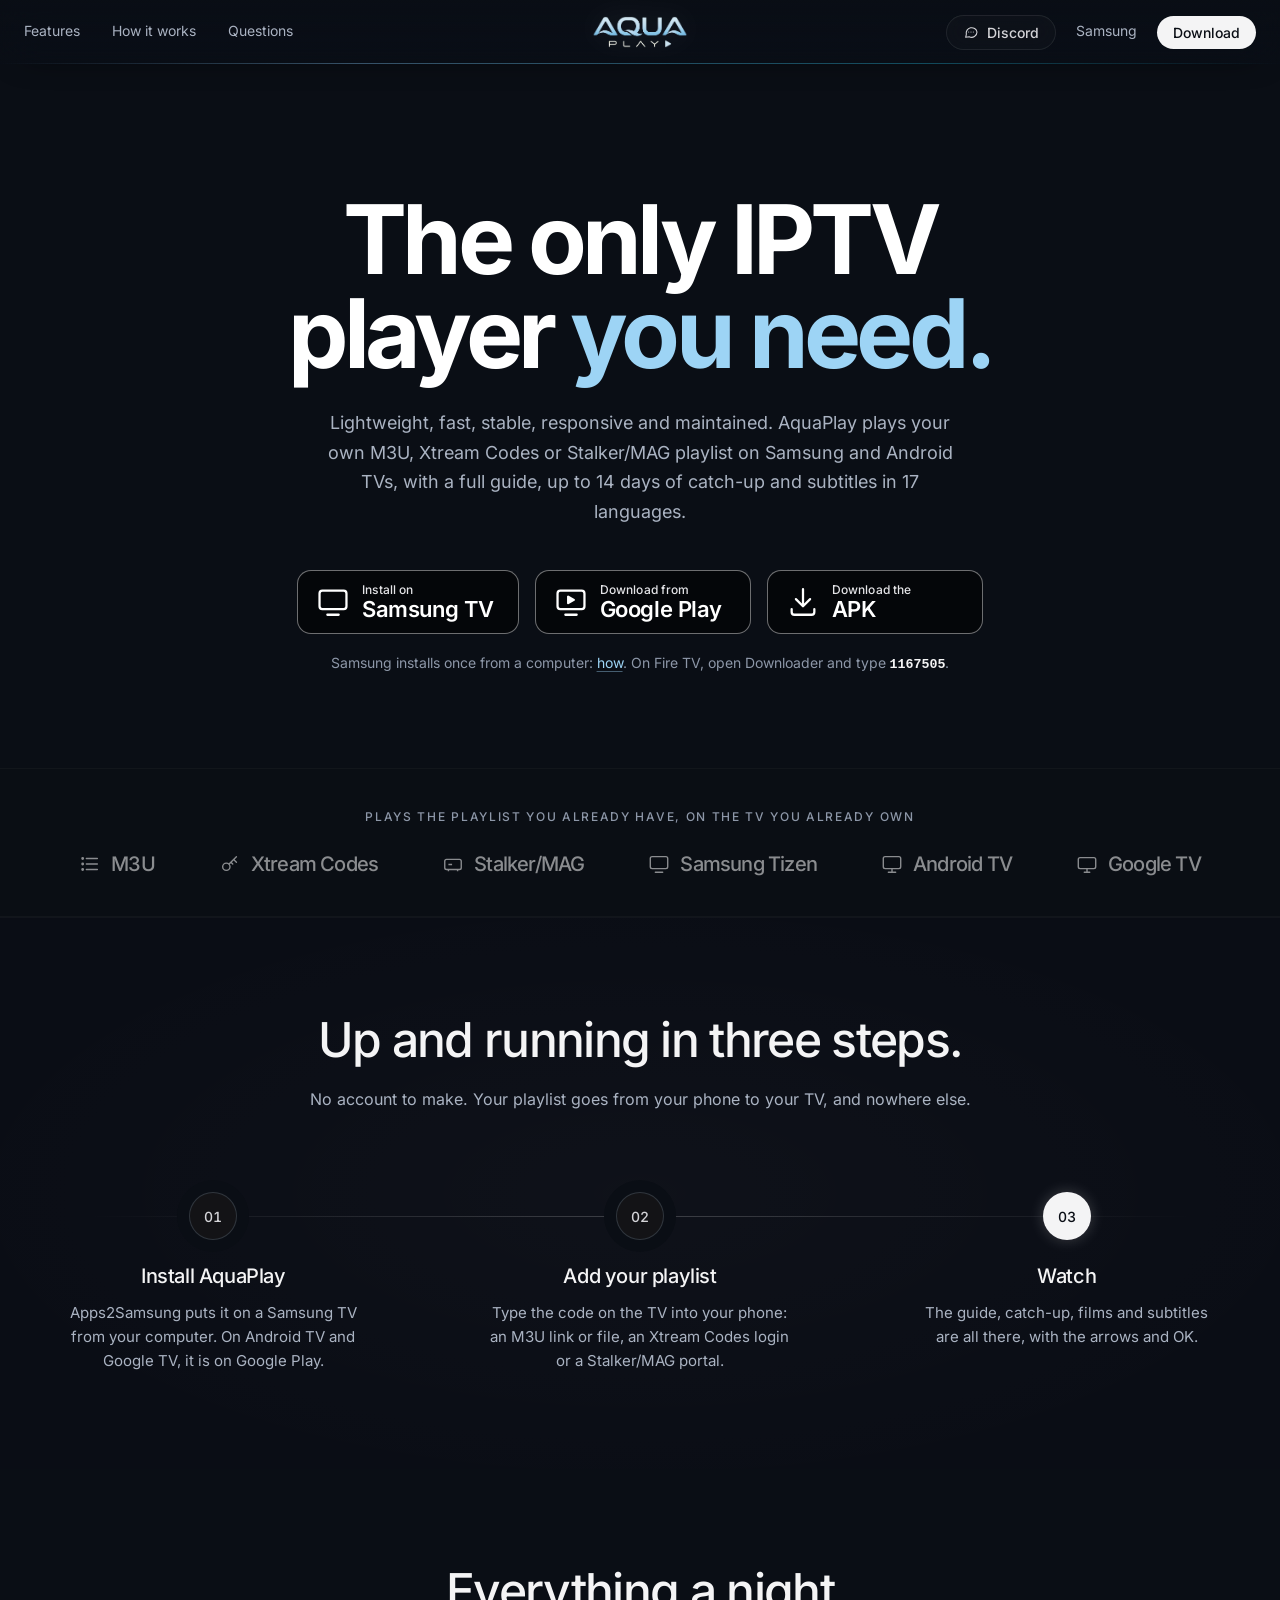
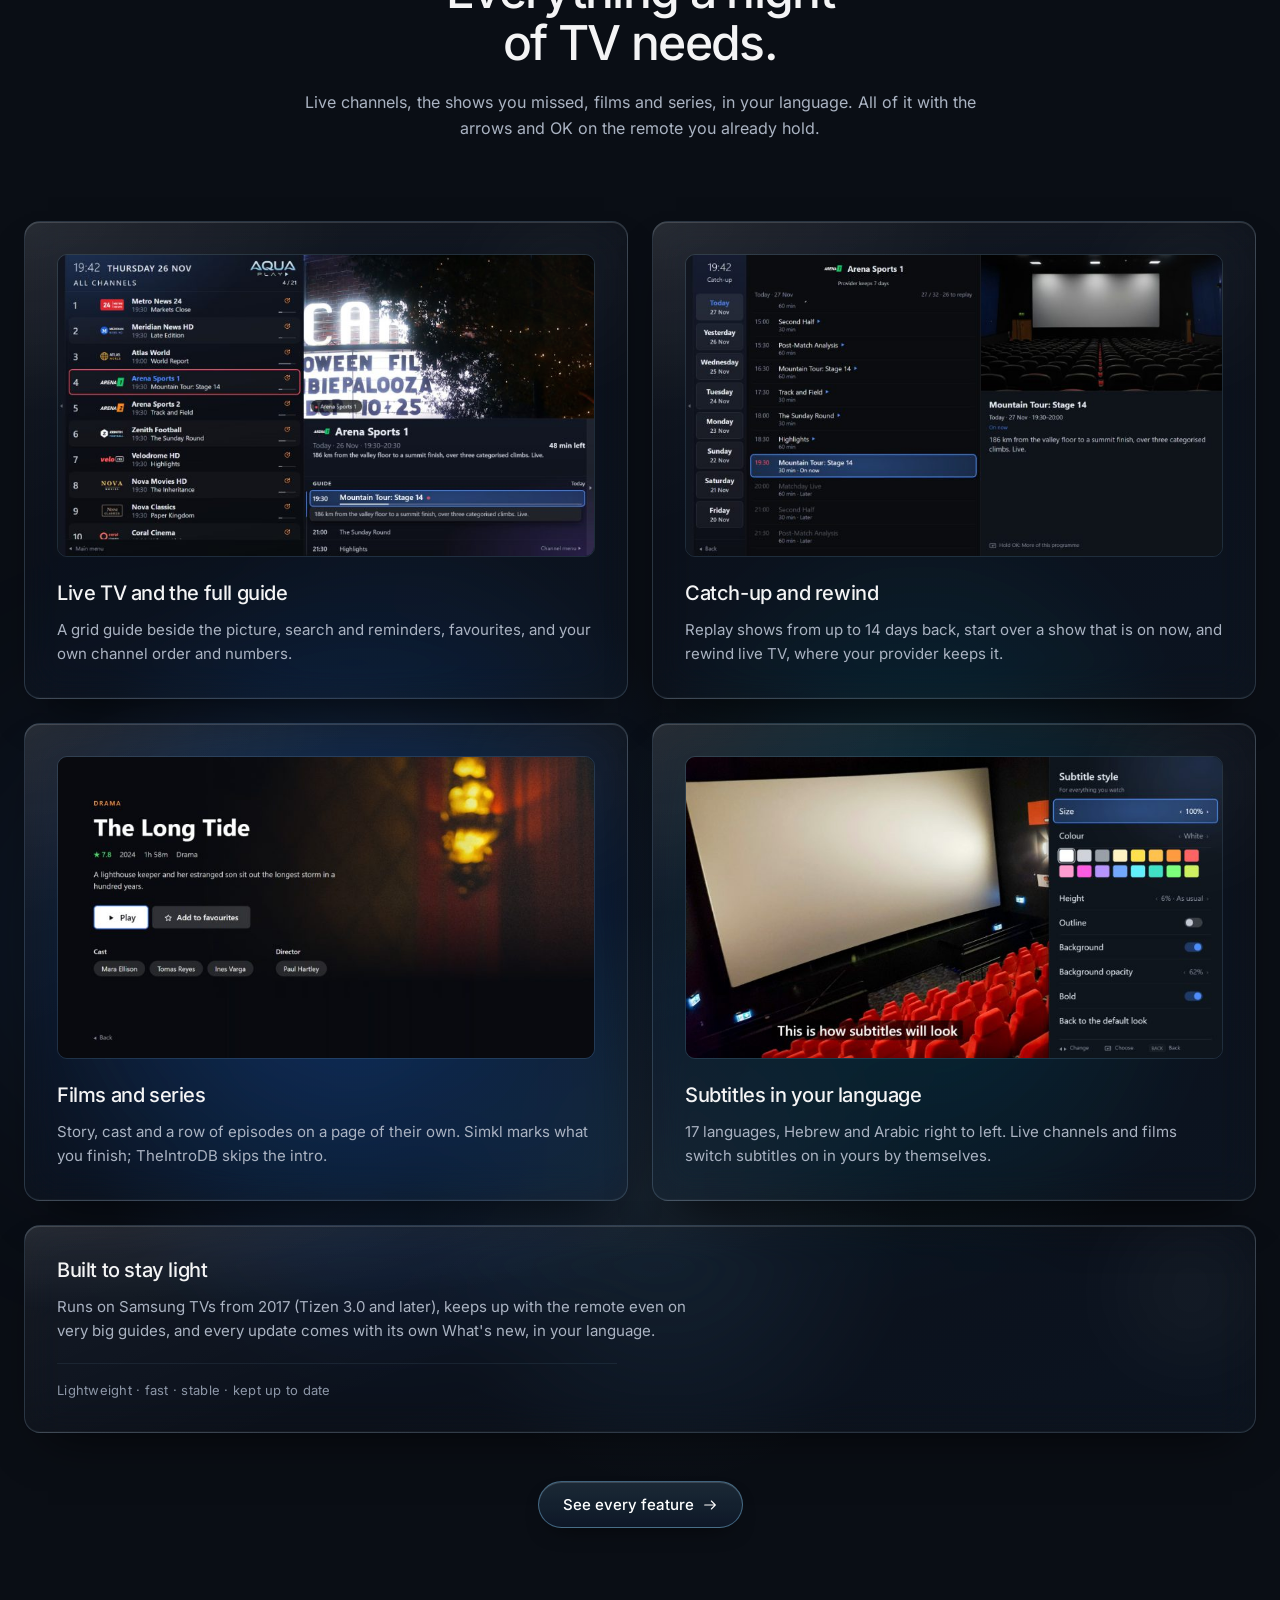
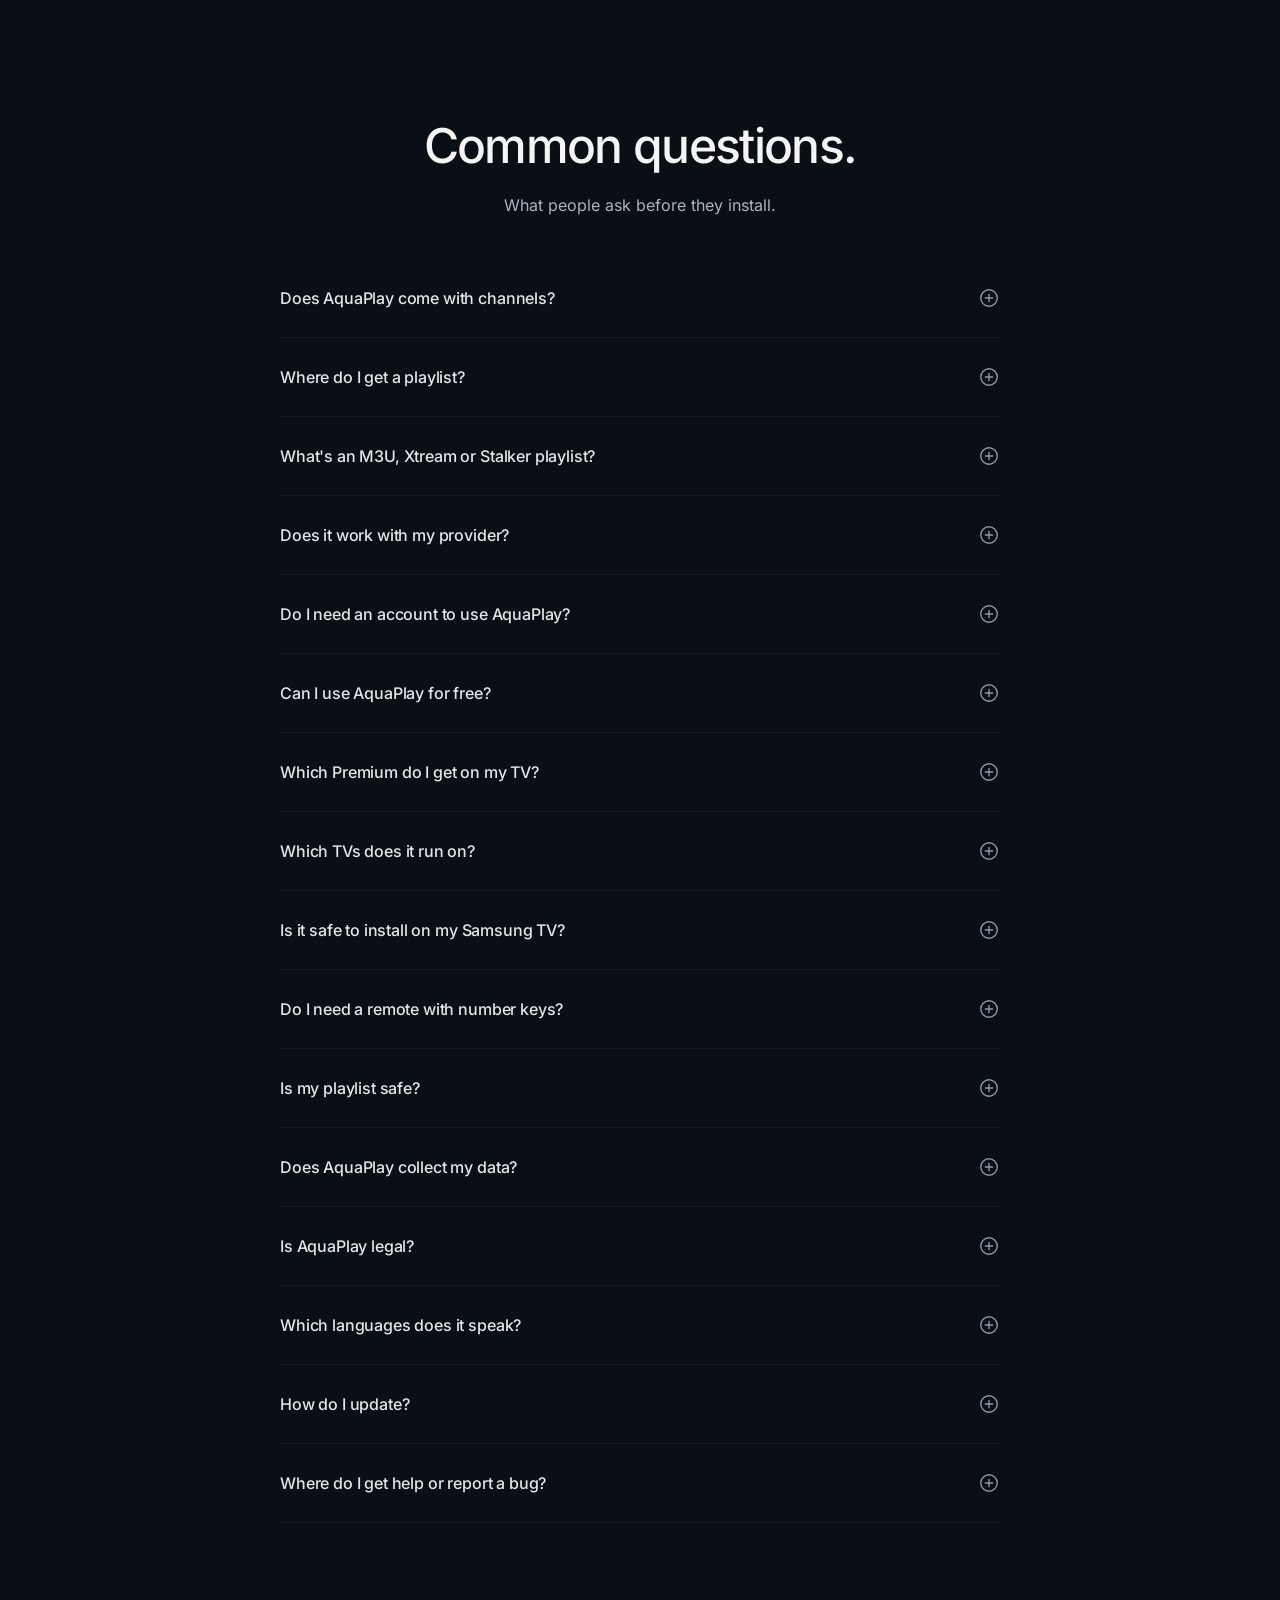
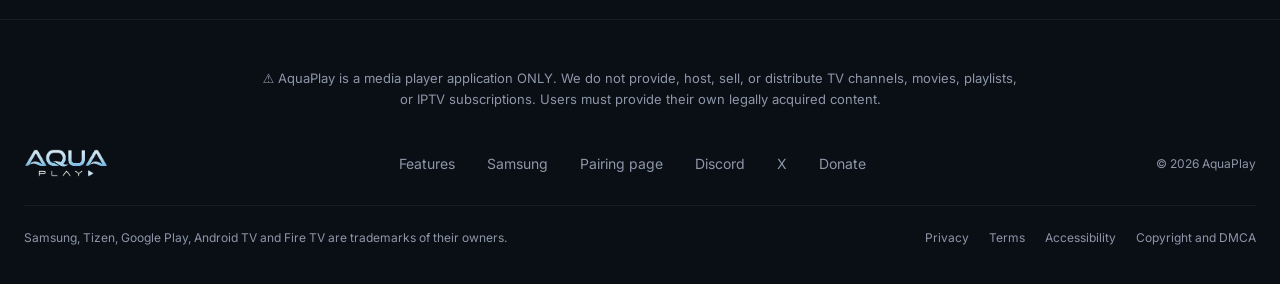
<file: index.html>
<!doctype html>
<!--
  AquaPlay home, in the Aura look the owner chose (25 Nov 2026); every page shares aura.css (26 Nov 2026).
  Look taken from an Aura studio template: zinc-black ground with a faint grid and a glow from the top, a fixed
  blurred top bar, a big gradient headline, a framed hero picture with a glow behind it, a strip, a 2x2 card grid,
  three joined steps, two offset picture cards, two statement cards, questions that open, and a big closing line.
  Changes from the template, on purpose:
    - the logo sits in the centre of the top bar (owner, 25 Nov 2026);
    - no Tailwind, Iconify or Google Fonts from other sites: plain CSS, icons drawn inline, Inter from this site;
    - no client logos, testimonials or quotes: the strip lists the playlists and TVs AquaPlay works with, the quote
      cards became two statements about the app, all from AquaPlay's own facts;
    - no badge above the headline (owner removed the label on the Bento version, 25 Nov 2026);
    - the violet glow became AquaPlay's blue;
    - no photographs (owner, 25 Nov 2026): the hero shows the AquaPlay logo, which develops in and lifts away on scroll;
      the TV choice is a black band with two download buttons in the style of store badges, plus the Discord invite;
    - the player-only notice sits once, at the foot of the page.
-->
<html lang="en">
<head>
<script>/* A TV's pairing QR code opens aquaplay.live/?v=…#r=… (pair.js): the pairing page moved to
   /pair.html (26 Nov 2026), so a code (one letter and "=") goes on there; the page's own #links stay. */
if (/^#[a-z]=/.test(location.hash)) location.replace('pair.html' + location.search + location.hash);</script>
<meta charset="utf-8">
<meta name="viewport" content="width=device-width, initial-scale=1">
<title>AquaPlay: the only IPTV player you need</title>
<meta name="description" content="AquaPlay plays your own M3U, Xtream Codes or Stalker/MAG playlist on Samsung and Android TVs: a full guide, up to 14 days of catch-up and subtitles in 17 languages. Free on Samsung.">
<meta property="og:type" content="website">
<meta property="og:title" content="AquaPlay: the only IPTV player you need">
<meta property="og:description" content="Lightweight, fast, stable, responsive and maintained. Free on Samsung.">
<link rel="icon" href="img/icon.png" type="image/png">
<meta name="theme-color" content="#0a0e15">
<link rel="preload" href="fonts/inter-latin.woff2" as="font" type="font/woff2" crossorigin>
<link rel="stylesheet" href="fonts/inter.css">
<link rel="stylesheet" href="aura.css">
</head>
<body>
<a class="skip" href="#top">Skip to content</a>
<div class="ground" aria-hidden="true"></div>
<div class="grid" aria-hidden="true"></div>
<div class="glow" aria-hidden="true"></div>

<header class="top">
  <div class="wrap bar">
    <nav aria-label="Main">
      <a href="features.html">Features</a>
      <a href="#how">How it works</a>
      <a href="#questions">Questions</a>
      <details class="menu"><summary aria-label="Menu">Menu</summary>
        <div class="menu-panel"><a href="features.html">Features</a><a href="#how">How it works</a><a href="#questions">Questions</a><a href="samsung.html">Samsung TV</a><a href="https://discord.gg/5A5mDrwK8w">Discord</a><a href="#tvs">Download AquaPlay for free</a></div>
      </details>
    </nav>
    <a class="logo" href="#top" aria-label="AquaPlay home"><img src="img/logo.png" alt="AquaPlay" width="900" height="300"></a>
    <div class="right">
      <a class="btn btn-ghost btn-sm discord" href="https://discord.gg/5A5mDrwK8w"><svg viewBox="0 0 24 24" fill="none" stroke="currentColor" stroke-width="1.6" stroke-linecap="round" stroke-linejoin="round" aria-hidden="true"><path d="M21 12a8 8 0 0 1-11.6 7.1L4 20l1-4.6A8 8 0 1 1 21 12Z"/><path d="M8.5 12h.01M12 12h.01M15.5 12h.01"/></svg>Discord</a>
      <a class="txt" href="samsung.html">Samsung</a>
      <a class="btn btn-white btn-sm" href="#tvs">Download</a>
    </div>
  </div>
</header>

<main id="top">
  <section class="hero wrap" aria-labelledby="hero-h">
    <div class="copy">
      <h1 id="hero-h" class="in" style="--d:.05s">The only IPTV player <span class="tint">you need.</span></h1>
      <p class="lead in" style="--d:.15s">Lightweight, fast, stable, responsive and maintained. AquaPlay plays your own M3U, Xtream Codes or Stalker/MAG playlist on Samsung and Android TVs, with a full guide, up to 14 days of catch-up and subtitles in 17 languages.</p>
      <div class="badges in" id="tvs" style="--d:.25s">
        <a class="badge" href="samsung.html">
          <svg viewBox="0 0 24 24" fill="none" stroke="currentColor" stroke-width="1.6" stroke-linecap="round" stroke-linejoin="round" aria-hidden="true"><rect x="2.5" y="4" width="19" height="13" rx="2"/><path d="M8 21h8"/></svg>
          <span><small>Install on</small>Samsung TV</span>
        </a>
        <a class="badge" href="https://play.google.com/store/apps/details?id=com.aquaplay.tv">
          <svg viewBox="0 0 24 24" fill="none" stroke="currentColor" stroke-width="1.6" stroke-linecap="round" stroke-linejoin="round" aria-hidden="true"><rect x="2.5" y="4" width="19" height="13" rx="2"/><path d="M10 8.2v4.6l4-2.3Z" fill="currentColor"/><path d="M8 21h8"/></svg>
          <span><small>Download from</small>Google Play</span>
        </a>
        <a class="badge" href="https://github.com/AquaPlayIPTV/aquaplay-android/releases/latest/download/AquaPlay.apk">
          <svg viewBox="0 0 24 24" fill="none" stroke="currentColor" stroke-width="1.6" stroke-linecap="round" stroke-linejoin="round" aria-hidden="true"><path d="M12 3v12m0 0-5-5m5 5 5-5"/><path d="M4 17v2a2 2 0 0 0 2 2h12a2 2 0 0 0 2-2v-2"/></svg>
          <span><small>Download the</small>APK</span>
        </a>
      </div>
      <p class="hero-note in" style="--d:.32s">Samsung installs once from a computer: <a href="samsung.html">how</a>. On Fire TV, open Downloader and type <code>1167505</code>.</p>
    </div>
  </section>

  <section class="strip" aria-labelledby="strip-h">
    <div class="wrap">
      <p id="strip-h">Plays the playlist you already have, on the TV you already own</p>
      <ul>
        <li><svg viewBox="0 0 24 24" fill="none" stroke="currentColor" stroke-width="1.5" stroke-linecap="round" aria-hidden="true"><path d="M8 6h12M8 12h12M8 18h12"/><circle cx="4" cy="6" r=".8"/><circle cx="4" cy="12" r=".8"/><circle cx="4" cy="18" r=".8"/></svg>M3U</li>
        <li><svg viewBox="0 0 24 24" fill="none" stroke="currentColor" stroke-width="1.5" stroke-linecap="round" stroke-linejoin="round" aria-hidden="true"><circle cx="8" cy="15" r="4"/><path d="m11 12 8-8m-3 3 3 3m-6 0 2 2"/></svg>Xtream Codes</li>
        <li><svg viewBox="0 0 24 24" fill="none" stroke="currentColor" stroke-width="1.5" stroke-linejoin="round" aria-hidden="true"><rect x="3" y="7" width="18" height="11" rx="2"/><path d="M7 18v2m10-2v2M7 12.5h4"/></svg>Stalker/MAG</li>
        <li><svg viewBox="0 0 24 24" fill="none" stroke="currentColor" stroke-width="1.5" stroke-linecap="round" stroke-linejoin="round" aria-hidden="true"><rect x="2.5" y="4" width="19" height="13" rx="2"/><path d="M8 21h8"/></svg>Samsung Tizen</li>
        <li><svg viewBox="0 0 24 24" fill="none" stroke="currentColor" stroke-width="1.5" stroke-linecap="round" stroke-linejoin="round" aria-hidden="true"><rect x="2.5" y="4" width="19" height="13" rx="2"/><path d="M8 21h8m-4-4v4"/></svg>Android TV</li>
        <li><svg viewBox="0 0 24 24" fill="none" stroke="currentColor" stroke-width="1.5" stroke-linecap="round" stroke-linejoin="round" aria-hidden="true"><rect x="2.5" y="5" width="19" height="12" rx="2"/><path d="M12 17v4M9 21h6"/></svg>Google TV</li>
      </ul>
    </div>
  </section>

  <section class="steps-sec" id="how" aria-labelledby="how-h">
    <div class="wrap block">
      <div class="head center">
        <h2 id="how-h">Up and running in three steps.</h2>
        <p class="lead">No account to make. Your playlist goes from your phone to your TV, and nowhere else.</p>
      </div>
      <ol class="steps">
        <li><span class="n"><span>01</span></span>
          <h3>Install AquaPlay</h3>
          <p>Apps2Samsung puts it on a Samsung TV from your computer. On Android TV and Google TV, it is on Google Play.</p></li>
        <li><span class="n"><span>02</span></span>
          <h3>Add your playlist</h3>
          <p>Type the code on the TV into your phone: an M3U link or file, an Xtream Codes login or a Stalker/MAG portal.</p></li>
        <li><span class="n"><span>03</span></span>
          <h3>Watch</h3>
          <p>The guide, catch-up, films and subtitles are all there, with the arrows and OK.</p></li>
      </ol>
    </div>
  </section>

  <section class="block wrap" id="features" aria-labelledby="feat-h">
    <div class="orb" style="top:50%;left:0;background:rgba(var(--blue),.1)" aria-hidden="true"></div>
    <div class="head center">
      <h2 id="feat-h">Everything a night of TV needs.</h2>
      <p class="lead">Live channels, the shows you missed, films and series, in your language. All of it with the arrows and OK on the remote you already hold.</p>
    </div>
    <div class="cards">
      <div class="card" style="--c:var(--blue)"><span class="blob" aria-hidden="true"></span>
        <img class="shot" src="img/g/03-schedule-800.jpg" srcset="img/g/03-schedule-800.jpg 800w, img/g/03-schedule-1280.jpg 1280w" sizes="(max-width: 900px) 92vw, 560px" alt="The channel list with logos and the guide beside the picture" width="1920" height="1080" loading="lazy" decoding="async">
        <h3>Live TV and the full guide</h3>
        <p>A grid guide beside the picture, search and reminders, favourites, and your own channel order and numbers.</p>
      </div>
      <div class="card" style="--c:var(--sky)"><span class="blob" aria-hidden="true"></span>
        <img class="shot" src="img/g/05-catch-up-800.jpg" srcset="img/g/05-catch-up-800.jpg 800w, img/g/05-catch-up-1280.jpg 1280w" sizes="(max-width: 900px) 92vw, 560px" alt="Catch-up in AquaPlay: every day the provider keeps, down the left" width="1920" height="1080" loading="lazy" decoding="async">
        <h3>Catch-up and rewind</h3>
        <p>Replay shows from up to 14 days back, start over a show that is on now, and rewind live TV, where your provider keeps it.</p>
      </div>
      <div class="card" style="--c:var(--teal)"><span class="blob" aria-hidden="true"></span>
        <img class="shot" src="img/g/122-film-details-800.jpg" srcset="img/g/122-film-details-800.jpg 800w, img/g/122-film-details-1280.jpg 1280w" sizes="(max-width: 900px) 92vw, 560px" alt="A film's own page in AquaPlay: story, cast and Play" width="1920" height="1080" loading="lazy" decoding="async">
        <h3>Films and series</h3>
        <p>Story, cast and a row of episodes on a page of their own. Simkl marks what you finish; TheIntroDB skips the intro.</p>
      </div>
      <div class="card" style="--c:var(--blue)"><span class="blob" aria-hidden="true"></span>
        <img class="shot" src="img/g/119-film-subtitles-menu-800.jpg" srcset="img/g/119-film-subtitles-menu-800.jpg 800w, img/g/119-film-subtitles-menu-1280.jpg 1280w" sizes="(max-width: 900px) 92vw, 560px" alt="The subtitle style menu in AquaPlay: size, colour, height, outline and background, with a preview line" width="1920" height="1080" loading="lazy" decoding="async">
        <h3>Subtitles in your language</h3>
        <p>17 languages, Hebrew and Arabic right to left. Live channels and films switch subtitles on in yours by themselves.</p>
      </div>
      <div class="card wide" style="--c:var(--teal)"><span class="blob" aria-hidden="true"></span>
        <h3>Built to stay light</h3>
        <p>Runs on Samsung TVs from 2017 (Tizen 3.0 and later), keeps up with the remote even on very big guides, and every update comes with its own What's new, in your language.</p>
        <p class="facts">Lightweight · fast · stable · kept up to date</p>
      </div>
    </div>
    <a class="more" href="features.html">See every feature <svg viewBox="0 0 24 24" fill="none" stroke="currentColor" stroke-width="1.6" stroke-linecap="round" stroke-linejoin="round" aria-hidden="true"><path d="M4 12h16m0 0-6-6m6 6-6 6"/></svg></a>
  </section>

  <section class="block wrap faq" id="questions" aria-labelledby="faq-h">
    <div class="head center" style="margin-bottom:56px">
      <h2 id="faq-h">Common questions.</h2>
      <p class="lead">What people ask before they install.</p>
    </div>
    <div class="list">
      <details>
        <summary>Does AquaPlay come with channels?<svg viewBox="0 0 24 24" fill="none" stroke="currentColor" stroke-width="1.5" stroke-linecap="round" aria-hidden="true"><circle cx="12" cy="12" r="9"/><path d="M12 8v8M8 12h8"/></svg></summary>
        <p>No. AquaPlay is a player only. It plays the playlist you bring from your own provider: an M3U link or file, an Xtream Codes login, or a Stalker/MAG portal.</p>
      </details>
      <details>
        <summary>Where do I get a playlist?<svg viewBox="0 0 24 24" fill="none" stroke="currentColor" stroke-width="1.5" stroke-linecap="round" aria-hidden="true"><circle cx="12" cy="12" r="9"/><path d="M12 8v8M8 12h8"/></svg></summary>
        <p>AquaPlay doesn't provide one. Use the M3U link, Xtream Codes login or Stalker/MAG portal from your own provider, or your own files.</p>
      </details>
      <details>
        <summary>What's an M3U, Xtream or Stalker playlist?<svg viewBox="0 0 24 24" fill="none" stroke="currentColor" stroke-width="1.5" stroke-linecap="round" aria-hidden="true"><circle cx="12" cy="12" r="9"/><path d="M12 8v8M8 12h8"/></svg></summary>
        <p>Three ways providers hand out channels. <b>M3U</b> is a link or a file that lists every channel. <b>Xtream Codes</b> is a server address with a user name and password. <b>Stalker/MAG</b> is a portal address that knows your TV by its MAC address. AquaPlay plays all three.</p>
      </details>
      <details>
        <summary>Does it work with my provider?<svg viewBox="0 0 24 24" fill="none" stroke="currentColor" stroke-width="1.5" stroke-linecap="round" aria-hidden="true"><circle cx="12" cy="12" r="9"/><path d="M12 8v8M8 12h8"/></svg></summary>
        <p>If your provider gives you an M3U link, an Xtream Codes login or a Stalker/MAG portal, yes.</p>
      </details>
      <details>
        <summary>Do I need an account to use AquaPlay?<svg viewBox="0 0 24 24" fill="none" stroke="currentColor" stroke-width="1.5" stroke-linecap="round" aria-hidden="true"><circle cx="12" cy="12" r="9"/><path d="M12 8v8M8 12h8"/></svg></summary>
        <p>No. Your playlist goes from your phone to your TV, and nowhere else.</p>
      </details>
      <details>
        <summary>Can I use AquaPlay for free?<svg viewBox="0 0 24 24" fill="none" stroke="currentColor" stroke-width="1.5" stroke-linecap="round" aria-hidden="true"><circle cx="12" cy="12" r="9"/><path d="M12 8v8M8 12h8"/></svg></summary>
        <p>Yes. On Samsung TVs every feature is free. On Android TV, Google TV and the APK, watching with one playlist is free, with the full guide, catch-up from the last day, films and series, and subtitles. Premium adds more playlists, recording, multi-view, profiles and more.</p>
      </details>
      <details>
        <summary>Which Premium do I get on my TV?<svg viewBox="0 0 24 24" fill="none" stroke="currentColor" stroke-width="1.5" stroke-linecap="round" aria-hidden="true"><circle cx="12" cy="12" r="9"/><path d="M12 8v8M8 12h8"/></svg></summary>
        <p>It depends on where AquaPlay came from. On a Samsung TV, every feature is free, so there is nothing to buy. Installed from Google Play, you buy Premium inside the app, through Google Play. Premium for the APK from this website isn't on sale right now.</p>
      </details>
      <details>
        <summary>Which TVs does it run on?<svg viewBox="0 0 24 24" fill="none" stroke="currentColor" stroke-width="1.5" stroke-linecap="round" aria-hidden="true"><circle cx="12" cy="12" r="9"/><path d="M12 8v8M8 12h8"/></svg></summary>
        <p>Samsung TVs from 2017 (Tizen 3.0 or later), Android TV and Google TV sets and boxes, and Fire TV and other boxes with the APK.</p>
      </details>
      <details>
        <summary>Is it safe to install on my Samsung TV?<svg viewBox="0 0 24 24" fill="none" stroke="currentColor" stroke-width="1.5" stroke-linecap="round" aria-hidden="true"><circle cx="12" cy="12" r="9"/><path d="M12 8v8M8 12h8"/></svg></summary>
        <p>Yes. Apps2Samsung installs AquaPlay like any developer's app. Apart from Developer mode, nothing on the TV changes, and you can delete AquaPlay at any time like any other app.</p>
      </details>
      <details>
        <summary>Do I need a remote with number keys?<svg viewBox="0 0 24 24" fill="none" stroke="currentColor" stroke-width="1.5" stroke-linecap="round" aria-hidden="true"><circle cx="12" cy="12" r="9"/><path d="M12 8v8M8 12h8"/></svg></summary>
        <p>No. AquaPlay is built for remotes with and without number keys: everything works with the arrows and OK.</p>
      </details>
      <details>
        <summary>Is my playlist safe?<svg viewBox="0 0 24 24" fill="none" stroke="currentColor" stroke-width="1.5" stroke-linecap="round" aria-hidden="true"><circle cx="12" cy="12" r="9"/><path d="M12 8v8M8 12h8"/></svg></summary>
        <p>Yes. You add it from your phone, and it is encrypted on the phone before anything leaves it. Only your TV can read it.</p>
      </details>
      <details>
        <summary>Does AquaPlay collect my data?<svg viewBox="0 0 24 24" fill="none" stroke="currentColor" stroke-width="1.5" stroke-linecap="round" aria-hidden="true"><circle cx="12" cy="12" r="9"/><path d="M12 8v8M8 12h8"/></svg></summary>
        <p>No. Your playlists and what you watch stay on your TV: we don't log, track or upload them. The details are in the <a class="inline" href="privacy.html">Privacy policy</a>.</p>
      </details>
      <details>
        <summary>Is AquaPlay legal?<svg viewBox="0 0 24 24" fill="none" stroke="currentColor" stroke-width="1.5" stroke-linecap="round" aria-hidden="true"><circle cx="12" cy="12" r="9"/><path d="M12 8v8M8 12h8"/></svg></summary>
        <p>Yes. AquaPlay is a media player only. It doesn't provide, host or sell channels, films or playlists; you play your own, legally acquired content.</p>
      </details>
      <details>
        <summary>Which languages does it speak?<svg viewBox="0 0 24 24" fill="none" stroke="currentColor" stroke-width="1.5" stroke-linecap="round" aria-hidden="true"><circle cx="12" cy="12" r="9"/><path d="M12 8v8M8 12h8"/></svg></summary>
        <p>17 languages, for everything on screen. Hebrew and Arabic read right to left, and subtitles can switch on in your language by themselves.</p>
        <ul class="langs" aria-label="The 17 languages">
          <li>English</li><li>Spanish</li><li>French</li><li>German</li><li>Portuguese (Brazil)</li><li>Italian</li><li>Polish</li><li>Russian</li><li>Hindi</li>
          <li>Japanese</li><li>Korean</li><li>Hebrew</li><li>Arabic</li><li>Chinese (Simplified)</li><li>Turkish</li><li>Finnish</li><li>Vietnamese</li>
        </ul>
      </details>
      <details>
        <summary>How do I update?<svg viewBox="0 0 24 24" fill="none" stroke="currentColor" stroke-width="1.5" stroke-linecap="round" aria-hidden="true"><circle cx="12" cy="12" r="9"/><path d="M12 8v8M8 12h8"/></svg></summary>
        <p>On Samsung, AquaPlay tells you when a new version is out and, from 1.0.54, updates itself. On Google Play, the Play Store updates it as usual. For the APK, download the <a class="inline" href="https://github.com/AquaPlayIPTV/aquaplay-android/releases/latest/download/AquaPlay.apk">new AquaPlay.apk</a> (Downloader code <code>1167505</code>) and install it over the old one; your playlists and settings stay.</p>
      </details>
      <details>
        <summary>Where do I get help or report a bug?<svg viewBox="0 0 24 24" fill="none" stroke="currentColor" stroke-width="1.5" stroke-linecap="round" aria-hidden="true"><circle cx="12" cy="12" r="9"/><path d="M12 8v8M8 12h8"/></svg></summary>
        <p>Ask on the <a class="inline" href="https://discord.gg/5A5mDrwK8w">AquaPlay Discord</a>, or open an issue on GitHub for <a class="inline" href="https://github.com/AquaPlayIPTV/aquaplay-samsung/issues">Samsung</a> or <a class="inline" href="https://github.com/AquaPlayIPTV/aquaplay-android/issues">Android</a>. When something goes wrong, the TV can show a code that opens a crash report on your phone, to send with a word about what happened.</p>
      </details>
    </div>
  </section>

</main>

<footer>
  <div class="wrap">
    <p class="notice">⚠️ AquaPlay is a media player application ONLY. We do not provide, host, sell, or distribute TV channels, movies, playlists, or IPTV subscriptions. Users must provide their own legally acquired content.</p>
    <div class="frow">
      <a href="#top" aria-label="Back to top"><img src="img/logo.png" alt="AquaPlay" width="900" height="300"></a>
      <nav aria-label="Footer">
        <a href="features.html">Features</a><a href="samsung.html">Samsung</a><a href="https://aquaplay.live/pair.html">Pairing page</a><a href="https://discord.gg/5A5mDrwK8w">Discord</a><a href="https://x.com/AquaPlayIPTV">X</a><a href="https://ko-fi.com/devdolev">Donate</a>
      </nav>
      <small>© 2026 AquaPlay</small>
    </div>
    <div class="legal">
      <span>Samsung, Tizen, Google Play, Android TV and Fire TV are trademarks of their owners.</span>
      <span><a href="privacy.html">Privacy</a><a href="terms-of-service.html">Terms</a><a href="accessibility-statement.html">Accessibility</a><a href="dmca.html">Copyright and DMCA</a></span>
    </div>
  </div>
</footer>
<script>/* the phone menu closes after a pick, a tap outside, or Escape */
addEventListener("click",e=>{const m=document.querySelector(".menu[open]");if(m&&(e.target.closest(".menu-panel a")||!e.target.closest(".menu")))m.open=false});
addEventListener("keydown",e=>{const m=document.querySelector(".menu[open]");if(m&&e.key==="Escape"){m.open=false;m.querySelector("summary").focus()}});</script>
</body>
</html>
</file>
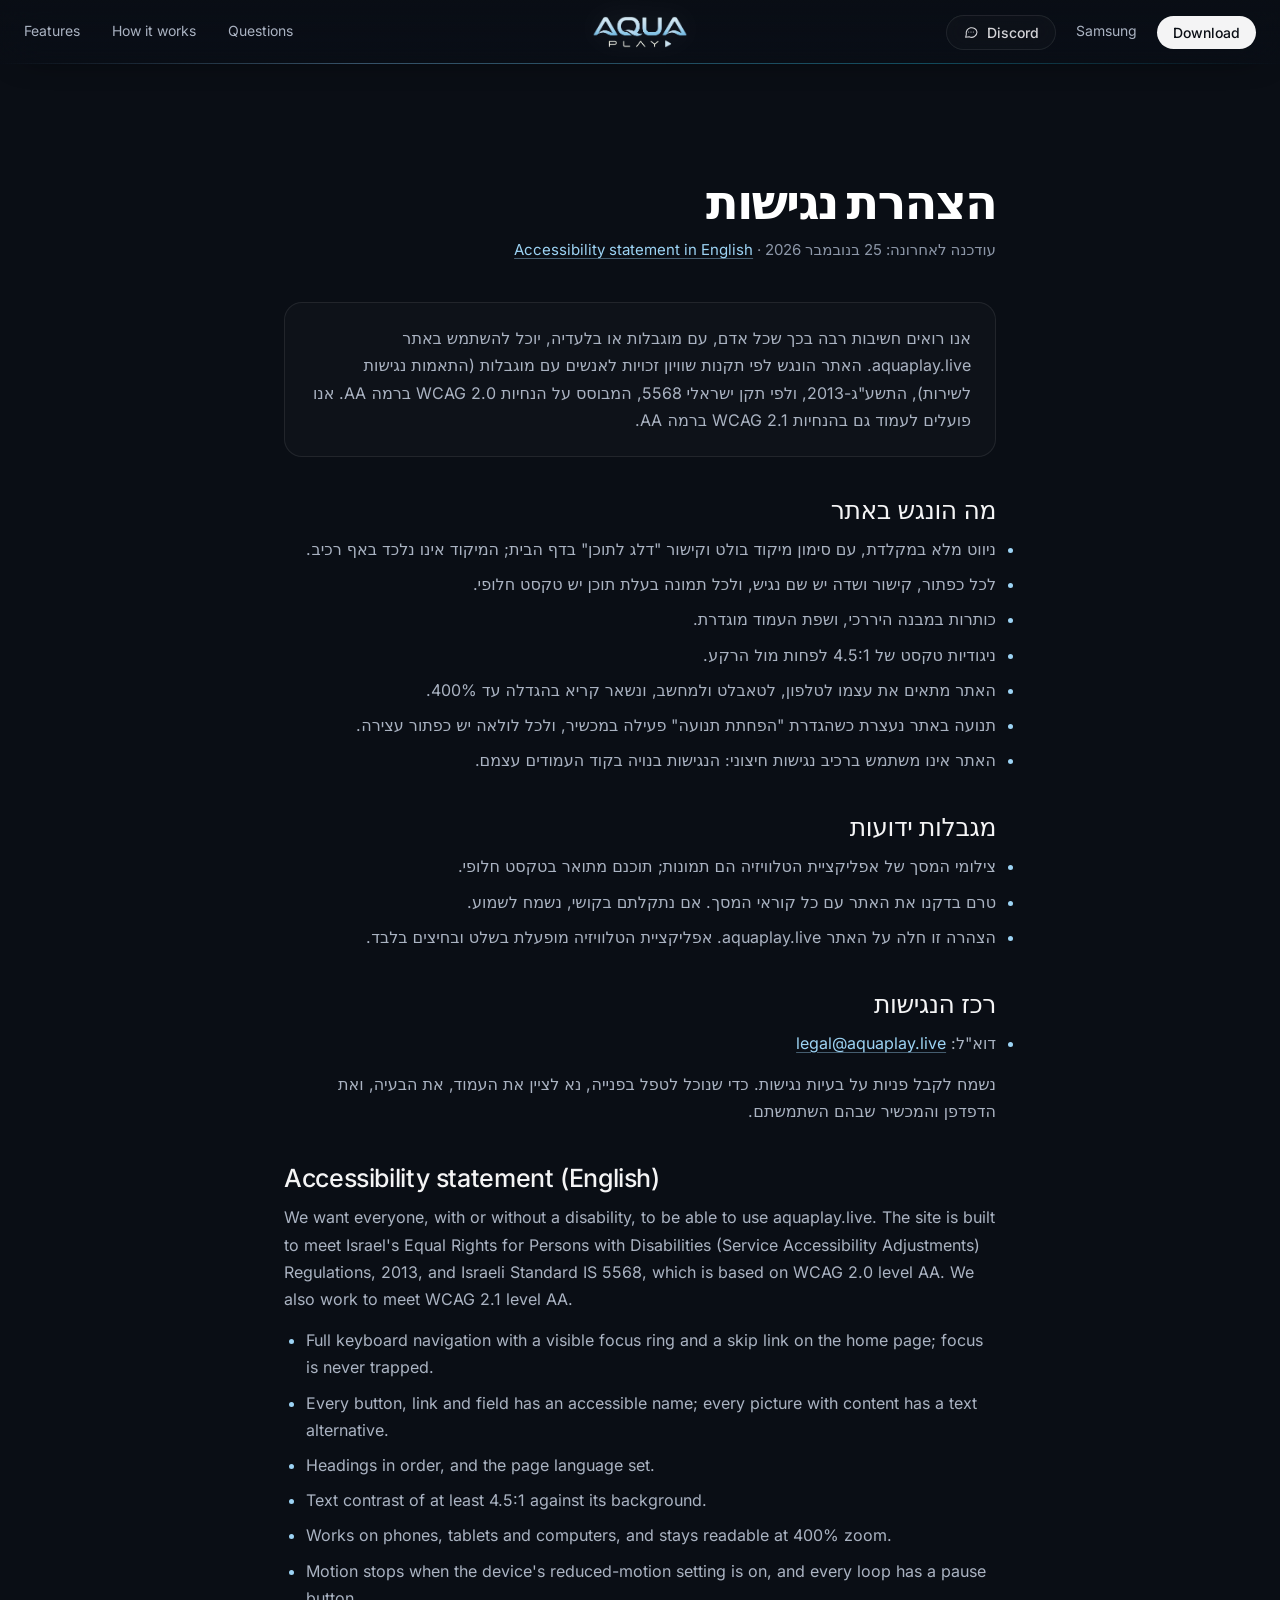
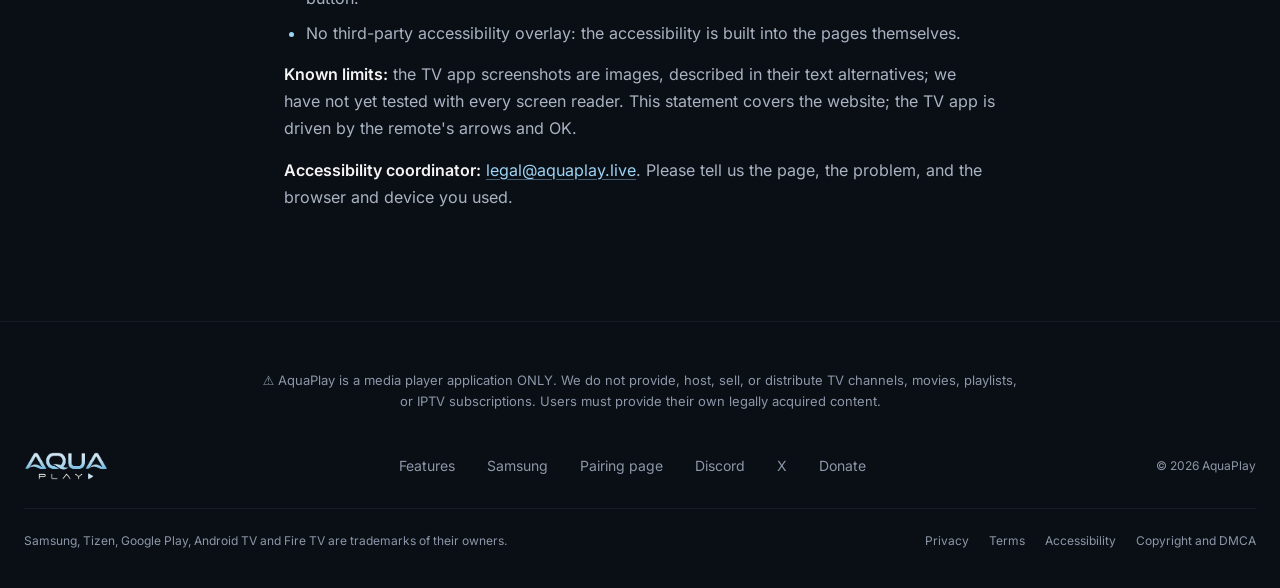
<file: accessibility-statement.html>
<!doctype html>
<html lang="he">
<head>
<meta charset="utf-8">
<meta name="viewport" content="width=device-width, initial-scale=1">
<title>AquaPlay: הצהרת נגישות · accessibility statement</title>
<meta name="description" content="הצהרת הנגישות של אתר AquaPlay לפי תקן ישראלי 5568. AquaPlay's accessibility statement under Israeli Standard 5568 and WCAG 2.1 AA.">
<link rel="icon" href="img/icon.png" type="image/png">
<meta name="theme-color" content="#0a0e15">
<link rel="preload" href="fonts/inter-latin.woff2" as="font" type="font/woff2" crossorigin>
<link rel="stylesheet" href="fonts/inter.css">
<link rel="stylesheet" href="aura.css">
</head>
<body>
<a class="skip" href="#top">Skip to content</a>
<div class="ground" aria-hidden="true"></div>
<div class="grid" aria-hidden="true"></div>
<div class="glow" aria-hidden="true"></div>

<header class="top" lang="en" dir="ltr">
  <div class="wrap bar">
    <nav aria-label="Main">
      <a href="features.html">Features</a>
      <a href="index.html#how">How it works</a>
      <a href="index.html#questions">Questions</a>
      <details class="menu"><summary aria-label="Menu">Menu</summary>
        <div class="menu-panel"><a href="features.html">Features</a><a href="index.html#how">How it works</a><a href="index.html#questions">Questions</a><a href="samsung.html">Samsung TV</a><a href="https://discord.gg/5A5mDrwK8w">Discord</a><a href="index.html#tvs">Download AquaPlay for free</a></div>
      </details>
    </nav>
    <a class="logo" href="index.html" aria-label="AquaPlay home"><img src="img/logo.png" alt="AquaPlay" width="900" height="300"></a>
    <div class="right">
      <a class="btn btn-ghost btn-sm discord" href="https://discord.gg/5A5mDrwK8w"><svg viewBox="0 0 24 24" fill="none" stroke="currentColor" stroke-width="1.6" stroke-linecap="round" stroke-linejoin="round" aria-hidden="true"><path d="M21 12a8 8 0 0 1-11.6 7.1L4 20l1-4.6A8 8 0 1 1 21 12Z"/><path d="M8.5 12h.01M12 12h.01M15.5 12h.01"/></svg>Discord</a>
      <a class="txt" href="samsung.html">Samsung</a>
      <a class="btn btn-white btn-sm" href="index.html#tvs">Download</a>
    </div>
  </div>
</header>

<main id="top">
  <div class="wrap prose-page" dir="rtl">
<h1>הצהרת נגישות</h1>
  <p class="sub">עודכנה לאחרונה: 25 בנובמבר 2026 · <a href="#en" lang="en" dir="ltr">Accessibility statement in English</a></p>

  <div class="lead">
    <p>אנו רואים חשיבות רבה בכך שכל אדם, עם מוגבלות או בלעדיה, יוכל להשתמש באתר aquaplay.live. האתר הונגש לפי תקנות שוויון זכויות לאנשים עם מוגבלות (התאמות נגישות לשירות), התשע"ג-2013, ולפי תקן ישראלי 5568, המבוסס על הנחיות WCAG 2.0 ברמה AA. אנו פועלים לעמוד גם בהנחיות WCAG 2.1 ברמה AA.</p>
  </div>

  <h2>מה הונגש באתר</h2>
  <ul>
    <li>ניווט מלא במקלדת, עם סימון מיקוד בולט וקישור "דלג לתוכן" בדף הבית; המיקוד אינו נלכד באף רכיב.</li>
    <li>לכל כפתור, קישור ושדה יש שם נגיש, ולכל תמונה בעלת תוכן יש טקסט חלופי.</li>
    <li>כותרות במבנה היררכי, ושפת העמוד מוגדרת.</li>
    <li>ניגודיות טקסט של 4.5:1 לפחות מול הרקע.</li>
    <li>האתר מתאים את עצמו לטלפון, לטאבלט ולמחשב, ונשאר קריא בהגדלה עד 400%.</li>
    <li>תנועה באתר נעצרת כשהגדרת "הפחתת תנועה" פעילה במכשיר, ולכל לולאה יש כפתור עצירה.</li>
    <li>האתר אינו משתמש ברכיב נגישות חיצוני: הנגישות בנויה בקוד העמודים עצמם.</li>
  </ul>

  <h2>מגבלות ידועות</h2>
  <ul>
    <li>צילומי המסך של אפליקציית הטלוויזיה הם תמונות; תוכנם מתואר בטקסט חלופי.</li>
    <li>טרם בדקנו את האתר עם כל קוראי המסך. אם נתקלתם בקושי, נשמח לשמוע.</li>
    <li>הצהרה זו חלה על האתר aquaplay.live. אפליקציית הטלוויזיה מופעלת בשלט ובחיצים בלבד.</li>
  </ul>

  <h2>רכז הנגישות</h2>
  <!-- OWNER: replace the two bracketed fields before this page is published -->
  <ul>
    <li>דוא"ל: <a href="mailto:legal@aquaplay.live" dir="ltr">legal@aquaplay.live</a></li>
  </ul>
  <p>נשמח לקבל פניות על בעיות נגישות. כדי שנוכל לטפל בפנייה, נא לציין את העמוד, את הבעיה, ואת הדפדפן והמכשיר שבהם השתמשתם.</p>

  <section id="en" lang="en" dir="ltr">
    <h2>Accessibility statement (English)</h2>
    <p>We want everyone, with or without a disability, to be able to use aquaplay.live. The site is built to meet Israel's Equal Rights for Persons with Disabilities (Service Accessibility Adjustments) Regulations, 2013, and Israeli Standard IS 5568, which is based on WCAG 2.0 level AA. We also work to meet WCAG 2.1 level AA.</p>
    <ul>
      <li>Full keyboard navigation with a visible focus ring and a skip link on the home page; focus is never trapped.</li>
      <li>Every button, link and field has an accessible name; every picture with content has a text alternative.</li>
      <li>Headings in order, and the page language set.</li>
      <li>Text contrast of at least 4.5:1 against its background.</li>
      <li>Works on phones, tablets and computers, and stays readable at 400% zoom.</li>
      <li>Motion stops when the device's reduced-motion setting is on, and every loop has a pause button.</li>
      <li>No third-party accessibility overlay: the accessibility is built into the pages themselves.</li>
    </ul>
    <p><strong>Known limits:</strong> the TV app screenshots are images, described in their text alternatives; we have not yet tested with every screen reader. This statement covers the website; the TV app is driven by the remote's arrows and OK.</p>
    <p><strong>Accessibility coordinator:</strong> <a href="mailto:legal@aquaplay.live">legal@aquaplay.live</a>. Please tell us the page, the problem, and the browser and device you used.</p>
  </section>
  </div>
</main>

<footer lang="en" dir="ltr">
  <div class="wrap">
    <p class="notice">⚠️ AquaPlay is a media player application ONLY. We do not provide, host, sell, or distribute TV channels, movies, playlists, or IPTV subscriptions. Users must provide their own legally acquired content.</p>
    <div class="frow">
      <a href="index.html" aria-label="AquaPlay home"><img src="img/logo.png" alt="AquaPlay" width="900" height="300"></a>
      <nav aria-label="Footer">
        <a href="features.html">Features</a><a href="samsung.html">Samsung</a><a href="https://aquaplay.live/pair.html">Pairing page</a><a href="https://discord.gg/5A5mDrwK8w">Discord</a><a href="https://x.com/AquaPlayIPTV">X</a><a href="https://ko-fi.com/devdolev">Donate</a>
      </nav>
      <small>© 2026 AquaPlay</small>
    </div>
    <div class="legal">
      <span>Samsung, Tizen, Google Play, Android TV and Fire TV are trademarks of their owners.</span>
      <span><a href="privacy.html">Privacy</a><a href="terms-of-service.html">Terms</a><a href="accessibility-statement.html">Accessibility</a><a href="dmca.html">Copyright and DMCA</a></span>
    </div>
  </div>
</footer>
<script>/* the phone menu closes after a pick, a tap outside, or Escape */
addEventListener("click",e=>{const m=document.querySelector(".menu[open]");if(m&&(e.target.closest(".menu-panel a")||!e.target.closest(".menu")))m.open=false});
addEventListener("keydown",e=>{const m=document.querySelector(".menu[open]");if(m&&e.key==="Escape"){m.open=false;m.querySelector("summary").focus()}});</script>
</body>
</html>
</file>
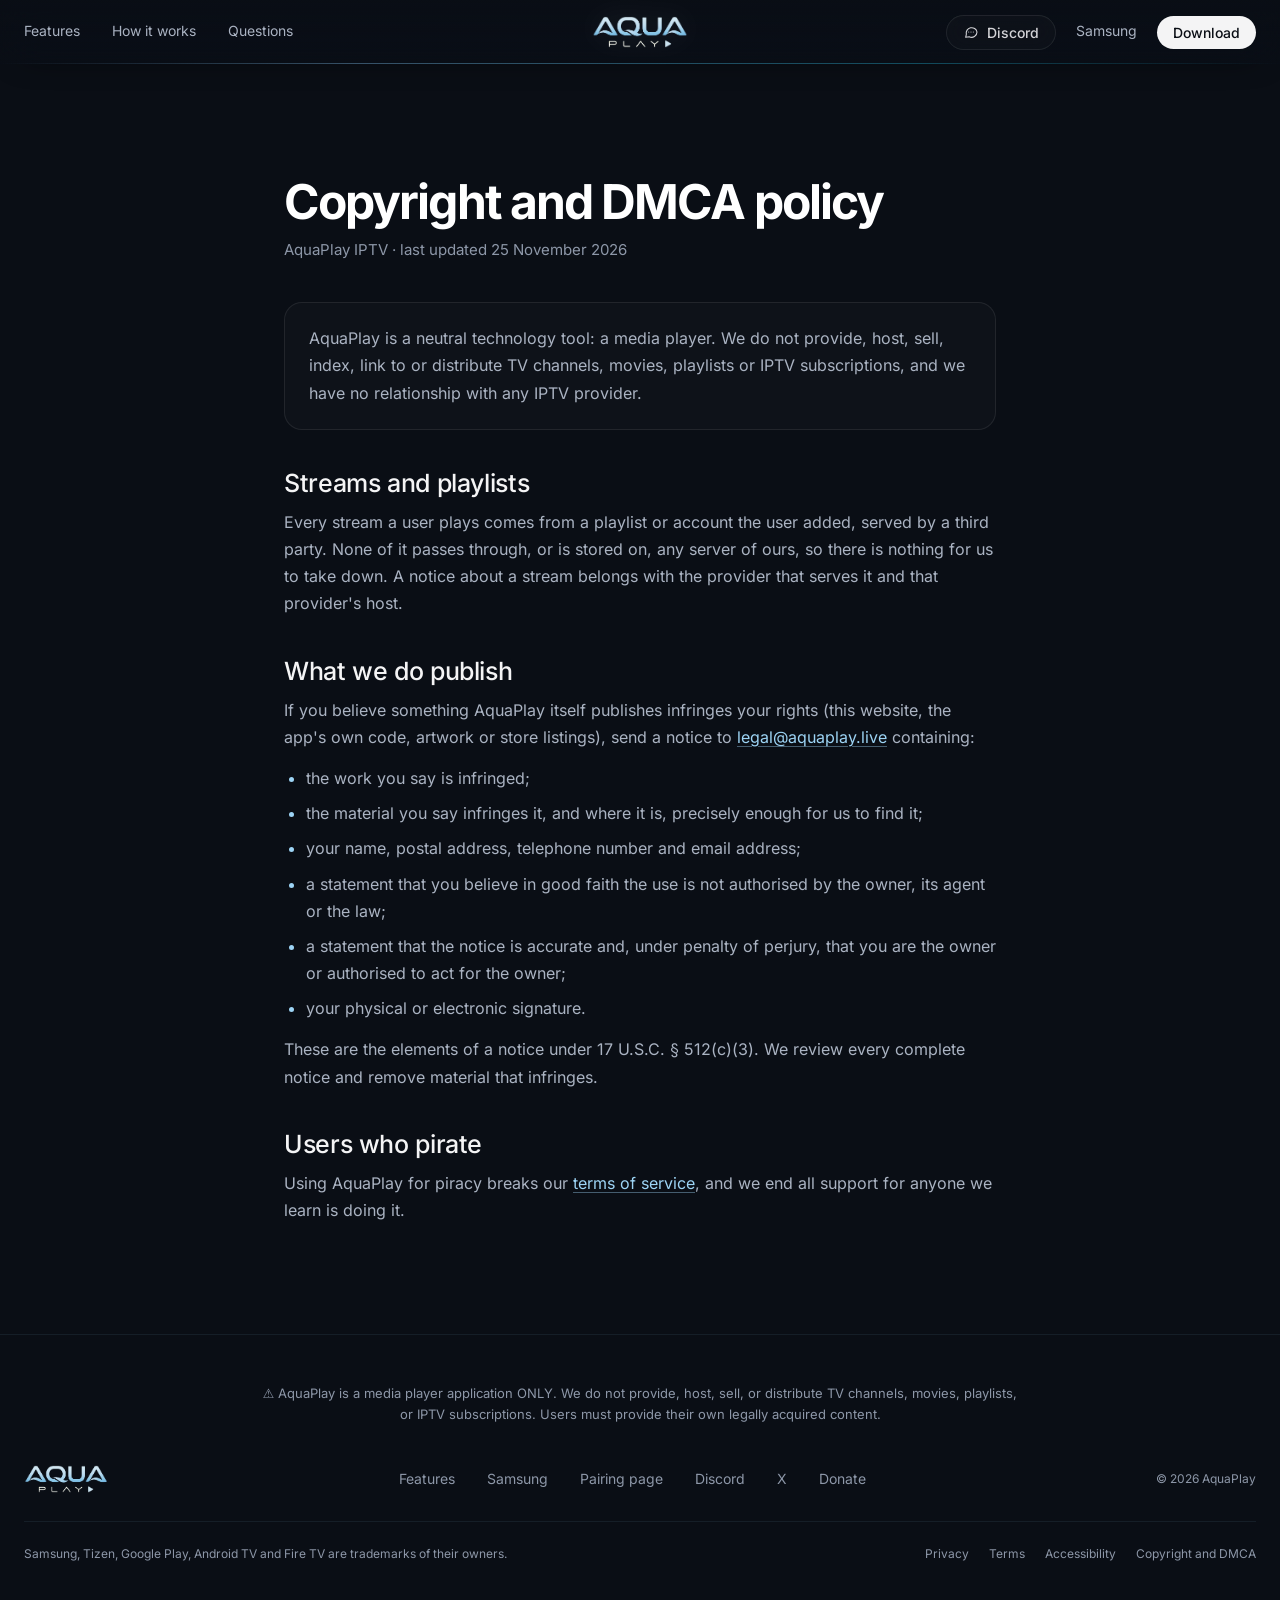
<file: dmca.html>
<!doctype html>
<html lang="en">
<head>
<meta charset="utf-8">
<meta name="viewport" content="width=device-width, initial-scale=1">
<title>AquaPlay: copyright and DMCA policy</title>
<meta name="description" content="AquaPlay hosts no content. How rights holders can reach us about anything AquaPlay itself publishes.">
<link rel="icon" href="img/icon.png" type="image/png">
<meta name="theme-color" content="#0a0e15">
<link rel="preload" href="fonts/inter-latin.woff2" as="font" type="font/woff2" crossorigin>
<link rel="stylesheet" href="fonts/inter.css">
<link rel="stylesheet" href="aura.css">
</head>
<body>
<a class="skip" href="#top">Skip to content</a>
<div class="ground" aria-hidden="true"></div>
<div class="grid" aria-hidden="true"></div>
<div class="glow" aria-hidden="true"></div>

<header class="top">
  <div class="wrap bar">
    <nav aria-label="Main">
      <a href="features.html">Features</a>
      <a href="index.html#how">How it works</a>
      <a href="index.html#questions">Questions</a>
      <details class="menu"><summary aria-label="Menu">Menu</summary>
        <div class="menu-panel"><a href="features.html">Features</a><a href="index.html#how">How it works</a><a href="index.html#questions">Questions</a><a href="samsung.html">Samsung TV</a><a href="https://discord.gg/5A5mDrwK8w">Discord</a><a href="index.html#tvs">Download AquaPlay for free</a></div>
      </details>
    </nav>
    <a class="logo" href="index.html" aria-label="AquaPlay home"><img src="img/logo.png" alt="AquaPlay" width="900" height="300"></a>
    <div class="right">
      <a class="btn btn-ghost btn-sm discord" href="https://discord.gg/5A5mDrwK8w"><svg viewBox="0 0 24 24" fill="none" stroke="currentColor" stroke-width="1.6" stroke-linecap="round" stroke-linejoin="round" aria-hidden="true"><path d="M21 12a8 8 0 0 1-11.6 7.1L4 20l1-4.6A8 8 0 1 1 21 12Z"/><path d="M8.5 12h.01M12 12h.01M15.5 12h.01"/></svg>Discord</a>
      <a class="txt" href="samsung.html">Samsung</a>
      <a class="btn btn-white btn-sm" href="index.html#tvs">Download</a>
    </div>
  </div>
</header>

<main id="top">
  <div class="wrap prose-page">
<h1>Copyright and DMCA policy</h1>
  <p class="sub">AquaPlay IPTV · last updated 25 November 2026</p>

  <div class="lead">
    <p>AquaPlay is a neutral technology tool: a media player. We do not provide, host, sell, index, link to or distribute TV channels, movies, playlists or IPTV subscriptions, and we have no relationship with any IPTV provider.</p>
  </div>

  <h2>Streams and playlists</h2>
  <p>Every stream a user plays comes from a playlist or account the user added, served by a third party. None of it passes through, or is stored on, any server of ours, so there is nothing for us to take down. A notice about a stream belongs with the provider that serves it and that provider's host.</p>

  <h2>What we do publish</h2>
  <p>If you believe something AquaPlay itself publishes infringes your rights (this website, the app's own code, artwork or store listings), send a notice to <a href="mailto:legal@aquaplay.live">legal@aquaplay.live</a> containing:</p>
  <ul>
    <li>the work you say is infringed;</li>
    <li>the material you say infringes it, and where it is, precisely enough for us to find it;</li>
    <li>your name, postal address, telephone number and email address;</li>
    <li>a statement that you believe in good faith the use is not authorised by the owner, its agent or the law;</li>
    <li>a statement that the notice is accurate and, under penalty of perjury, that you are the owner or authorised to act for the owner;</li>
    <li>your physical or electronic signature.</li>
  </ul>
  <p>These are the elements of a notice under 17 U.S.C. § 512(c)(3). We review every complete notice and remove material that infringes.</p>

  <h2>Users who pirate</h2>
  <p>Using AquaPlay for piracy breaks our <a href="terms-of-service.html">terms of service</a>, and we end all support for anyone we learn is doing it.</p>
  </div>
</main>

<footer>
  <div class="wrap">
    <p class="notice">⚠️ AquaPlay is a media player application ONLY. We do not provide, host, sell, or distribute TV channels, movies, playlists, or IPTV subscriptions. Users must provide their own legally acquired content.</p>
    <div class="frow">
      <a href="index.html" aria-label="AquaPlay home"><img src="img/logo.png" alt="AquaPlay" width="900" height="300"></a>
      <nav aria-label="Footer">
        <a href="features.html">Features</a><a href="samsung.html">Samsung</a><a href="https://aquaplay.live/pair.html">Pairing page</a><a href="https://discord.gg/5A5mDrwK8w">Discord</a><a href="https://x.com/AquaPlayIPTV">X</a><a href="https://ko-fi.com/devdolev">Donate</a>
      </nav>
      <small>© 2026 AquaPlay</small>
    </div>
    <div class="legal">
      <span>Samsung, Tizen, Google Play, Android TV and Fire TV are trademarks of their owners.</span>
      <span><a href="privacy.html">Privacy</a><a href="terms-of-service.html">Terms</a><a href="accessibility-statement.html">Accessibility</a><a href="dmca.html">Copyright and DMCA</a></span>
    </div>
  </div>
</footer>
<script>/* the phone menu closes after a pick, a tap outside, or Escape */
addEventListener("click",e=>{const m=document.querySelector(".menu[open]");if(m&&(e.target.closest(".menu-panel a")||!e.target.closest(".menu")))m.open=false});
addEventListener("keydown",e=>{const m=document.querySelector(".menu[open]");if(m&&e.key==="Escape"){m.open=false;m.querySelector("summary").focus()}});</script>
</body>
</html>
</file>
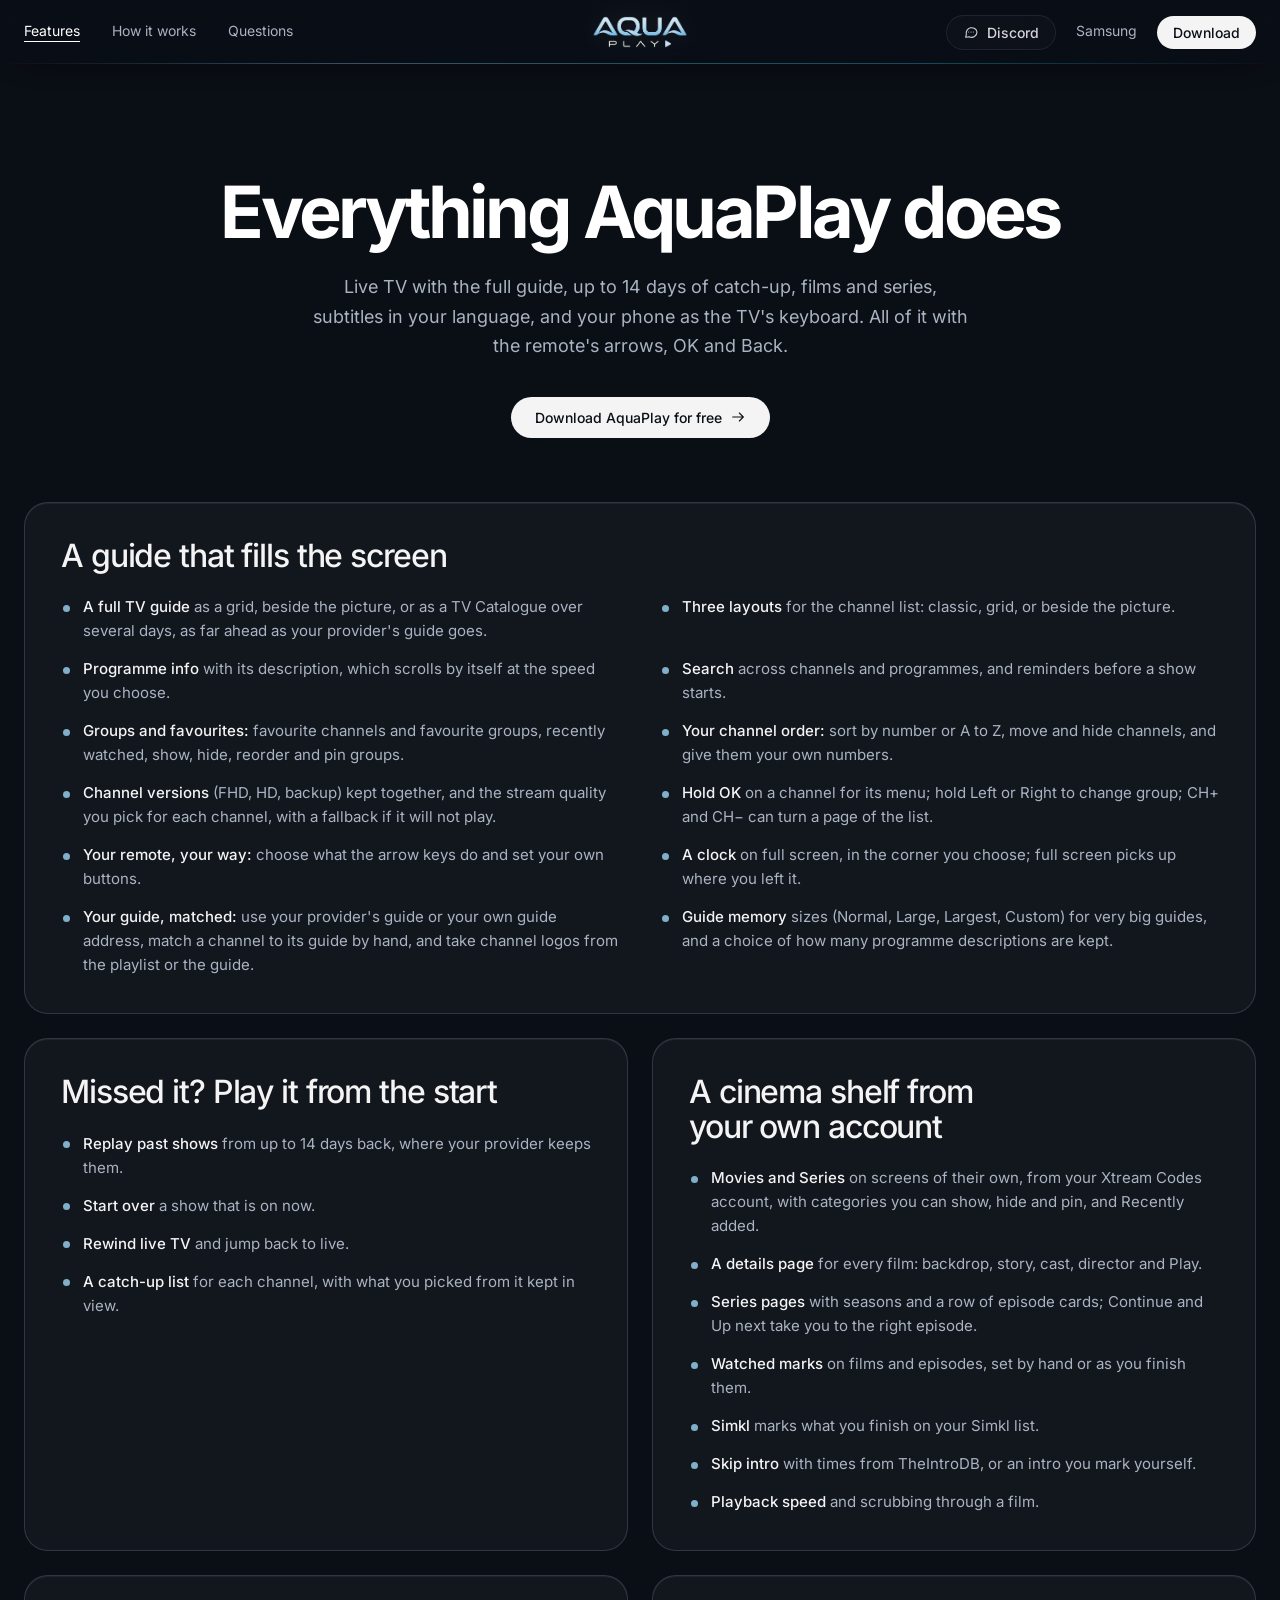
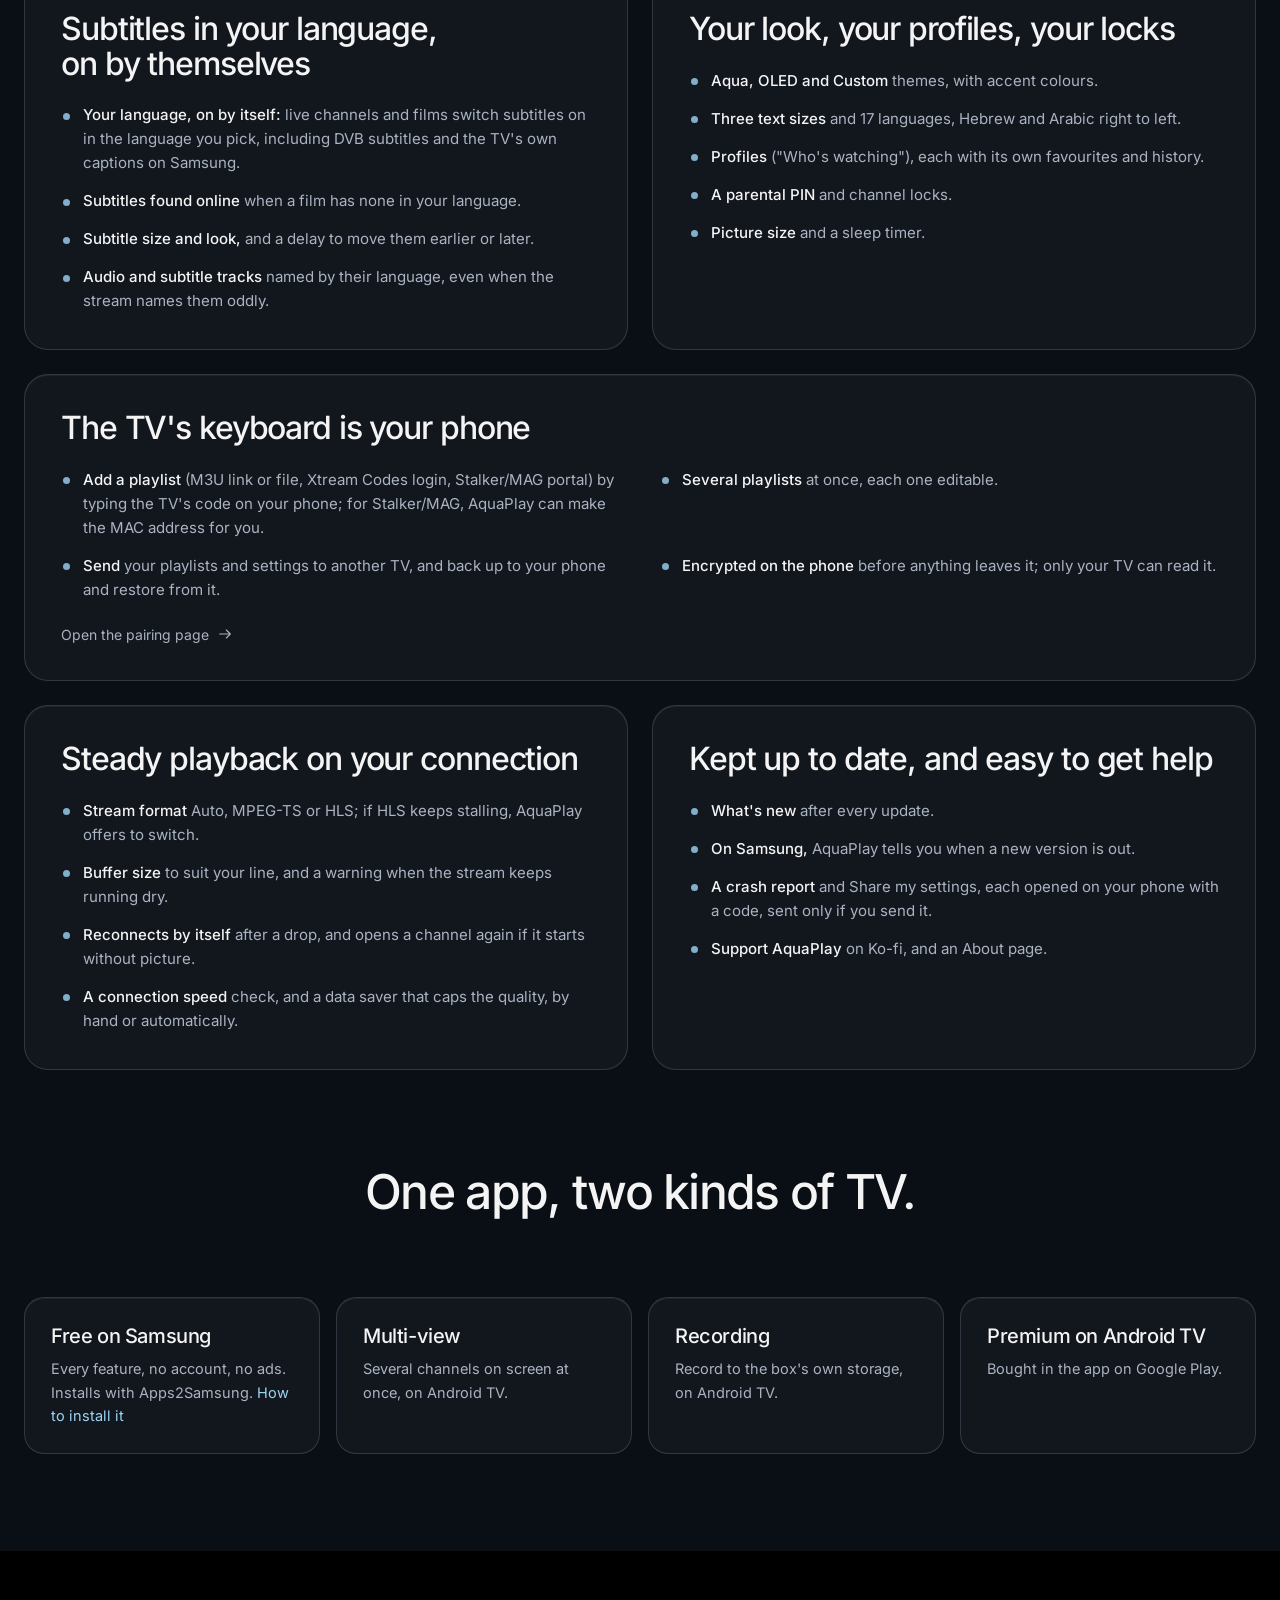
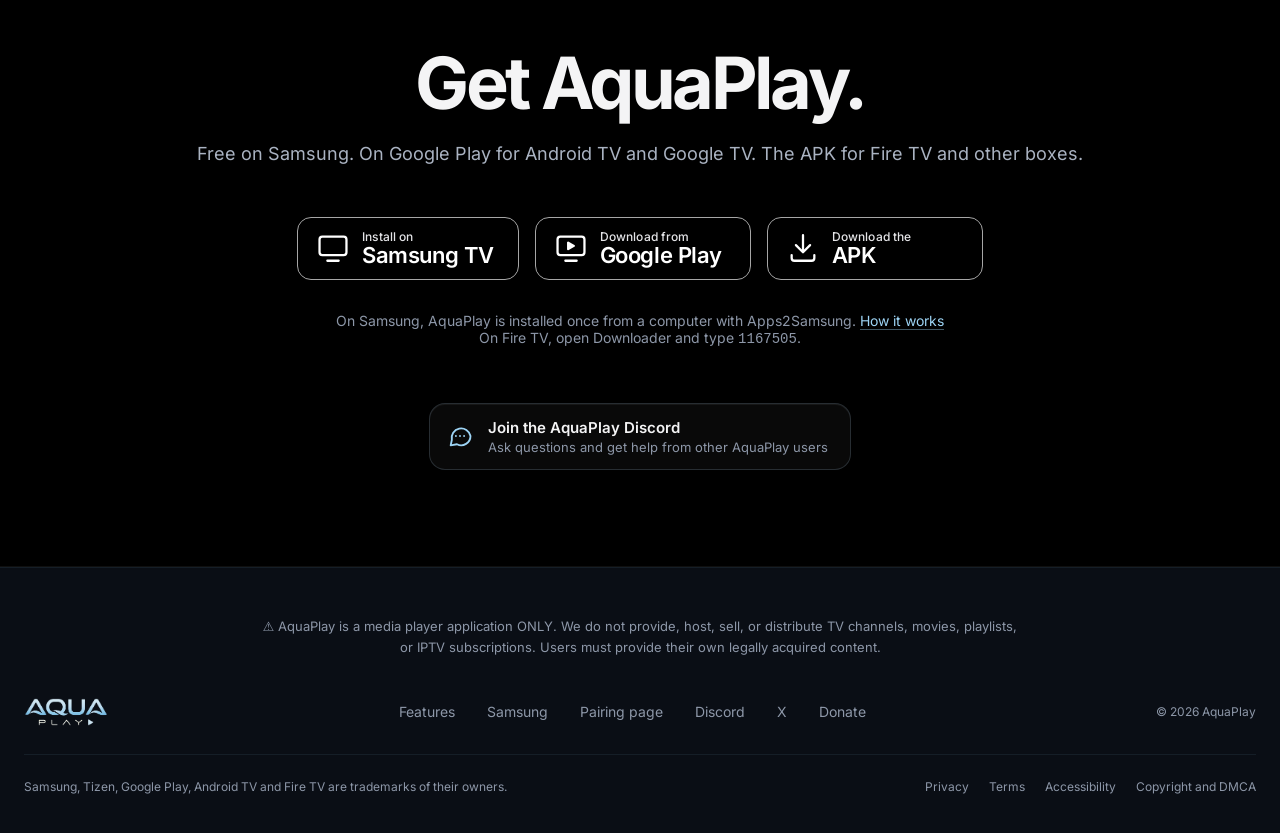
<file: features.html>
<!doctype html>
<html lang="en">
<head>
<meta charset="utf-8">
<meta name="viewport" content="width=device-width, initial-scale=1">
<title>AquaPlay features: guide, catch-up, films, subtitles and more</title>
<meta name="description" content="Everything AquaPlay does on Samsung and Android TVs: the full guide, up to 14 days of catch-up, films and series, subtitles in your language, profiles and your phone as the keyboard.">
<link rel="icon" href="img/icon.png" type="image/png">
<meta name="theme-color" content="#0a0e15">
<link rel="preload" href="fonts/inter-latin.woff2" as="font" type="font/woff2" crossorigin>
<link rel="stylesheet" href="fonts/inter.css">
<link rel="stylesheet" href="aura.css">
</head>
<body>
<a class="skip" href="#top">Skip to content</a>
<div class="ground" aria-hidden="true"></div>
<div class="grid" aria-hidden="true"></div>
<div class="glow" aria-hidden="true"></div>

<header class="top">
  <div class="wrap bar">
    <nav aria-label="Main">
      <a href="features.html" aria-current="page">Features</a>
      <a href="index.html#how">How it works</a>
      <a href="index.html#questions">Questions</a>
      <details class="menu"><summary aria-label="Menu">Menu</summary>
        <div class="menu-panel"><a href="features.html">Features</a><a href="index.html#how">How it works</a><a href="index.html#questions">Questions</a><a href="samsung.html">Samsung TV</a><a href="https://discord.gg/5A5mDrwK8w">Discord</a><a href="index.html#tvs">Download AquaPlay for free</a></div>
      </details>
    </nav>
    <a class="logo" href="index.html" aria-label="AquaPlay home"><img src="img/logo.png" alt="AquaPlay" width="900" height="300"></a>
    <div class="right">
      <a class="btn btn-ghost btn-sm discord" href="https://discord.gg/5A5mDrwK8w"><svg viewBox="0 0 24 24" fill="none" stroke="currentColor" stroke-width="1.6" stroke-linecap="round" stroke-linejoin="round" aria-hidden="true"><path d="M21 12a8 8 0 0 1-11.6 7.1L4 20l1-4.6A8 8 0 1 1 21 12Z"/><path d="M8.5 12h.01M12 12h.01M15.5 12h.01"/></svg>Discord</a>
      <a class="txt" href="samsung.html">Samsung</a>
      <a class="btn btn-white btn-sm" href="index.html#tvs">Download</a>
    </div>
  </div>
</header>

<main id="top">
  <section class="page-hero wrap" aria-labelledby="hero-h">
    <h1 id="hero-h" class="in" style="--d:.05s">Everything AquaPlay does</h1>
    <p class="lead in" style="--d:.15s">Live TV with the full guide, up to 14 days of catch-up, films and series, subtitles in your language, and your phone as the TV's keyboard. All of it with the remote's arrows, OK and Back.</p>
    <div class="ctas in" style="--d:.25s">
      <a class="btn btn-white" href="#install">Download AquaPlay for free <svg viewBox="0 0 24 24" fill="none" stroke="currentColor" stroke-width="1.6" stroke-linecap="round" stroke-linejoin="round" aria-hidden="true"><path d="M4 12h16m0 0-6-6m6 6-6 6"/></svg></a>
    </div>
  </section>

  <div class="wrap">
    <div class="feat-grid">
      <section class="feat wide" id="live" aria-labelledby="live-h">
        <h2 id="live-h">A guide that fills the screen</h2>
        <ul class="flist">
            <li><b>A full TV guide</b> as a grid, beside the picture, or as a TV Catalogue over several days, as far ahead as your provider's guide goes.</li>
            <li><b>Three layouts</b> for the channel list: classic, grid, or beside the picture.</li>
            <li><b>Programme info</b> with its description, which scrolls by itself at the speed you choose.</li>
            <li><b>Search</b> across channels and programmes, and reminders before a show starts.</li>
            <li><b>Groups and favourites:</b> favourite channels and favourite groups, recently watched, show, hide, reorder and pin groups.</li>
            <li><b>Your channel order:</b> sort by number or A to Z, move and hide channels, and give them your own numbers.</li>
            <li><b>Channel versions</b> (FHD, HD, backup) kept together, and the stream quality you pick for each channel, with a fallback if it will not play.</li>
            <li><b>Hold OK</b> on a channel for its menu; hold Left or Right to change group; CH+ and CH− can turn a page of the list.</li>
            <li><b>Your remote, your way:</b> choose what the arrow keys do and set your own buttons.</li>
            <li><b>A clock</b> on full screen, in the corner you choose; full screen picks up where you left it.</li>
            <li><b>Your guide, matched:</b> use your provider's guide or your own guide address, match a channel to its guide by hand, and take channel logos from the playlist or the guide.</li>
            <li><b>Guide memory</b> sizes (Normal, Large, Largest, Custom) for very big guides, and a choice of how many programme descriptions are kept.</li>
          </ul>
      </section>
      <section class="feat" id="catch-up" aria-labelledby="catch-up-h">
        <h2 id="catch-up-h">Missed it? Play it from the start</h2>
        <ul class="flist">
            <li><b>Replay past shows</b> from up to 14 days back, where your provider keeps them.</li>
            <li><b>Start over</b> a show that is on now.</li>
            <li><b>Rewind live TV</b> and jump back to live.</li>
            <li><b>A catch-up list</b> for each channel, with what you picked from it kept in view.</li>
          </ul>
      </section>
      <section class="feat" id="films" aria-labelledby="films-h">
        <h2 id="films-h">A cinema shelf from your own account</h2>
        <ul class="flist">
            <li><b>Movies and Series</b> on screens of their own, from your Xtream Codes account, with categories you can show, hide and pin, and Recently added.</li>
            <li><b>A details page</b> for every film: backdrop, story, cast, director and Play.</li>
            <li><b>Series pages</b> with seasons and a row of episode cards; Continue and Up next take you to the right episode.</li>
            <li><b>Watched marks</b> on films and episodes, set by hand or as you finish them.</li>
            <li><b>Simkl</b> marks what you finish on your Simkl list.</li>
            <li><b>Skip intro</b> with times from TheIntroDB, or an intro you mark yourself.</li>
            <li><b>Playback speed</b> and scrubbing through a film.</li>
          </ul>
      </section>
      <section class="feat" id="subtitles" aria-labelledby="subtitles-h">
        <h2 id="subtitles-h">Subtitles in your language, on by themselves</h2>
        <ul class="flist">
            <li><b>Your language, on by itself:</b> live channels and films switch subtitles on in the language you pick, including DVB subtitles and the TV's own captions on Samsung.</li>
            <li><b>Subtitles found online</b> when a film has none in your language.</li>
            <li><b>Subtitle size and look,</b> and a delay to move them earlier or later.</li>
            <li><b>Audio and subtitle tracks</b> named by their language, even when the stream names them oddly.</li>
          </ul>
      </section>
      <section class="feat" id="yours" aria-labelledby="yours-h">
        <h2 id="yours-h">Your look, your profiles, your locks</h2>
        <ul class="flist">
            <li><b>Aqua, OLED and Custom</b> themes, with accent colours.</li>
            <li><b>Three text sizes</b> and 17 languages, Hebrew and Arabic right to left.</li>
            <li><b>Profiles</b> ("Who's watching"), each with its own favourites and history.</li>
            <li><b>A parental PIN</b> and channel locks.</li>
            <li><b>Picture size</b> and a sleep timer.</li>
          </ul>
      </section>
      <section class="feat wide" id="phone" aria-labelledby="phone-h">
        <h2 id="phone-h">The TV's keyboard is your phone</h2>
        <ul class="flist">
            <li><b>Add a playlist</b> (M3U link or file, Xtream Codes login, Stalker/MAG portal) by typing the TV's code on your phone; for Stalker/MAG, AquaPlay can make the MAC address for you.</li>
            <li><b>Several playlists</b> at once, each one editable.</li>
            <li><b>Send</b> your playlists and settings to another TV, and back up to your phone and restore from it.</li>
            <li><b>Encrypted on the phone</b> before anything leaves it; only your TV can read it.</li>
          </ul>
        <a class="more" href="https://aquaplay.live/pair.html">Open the pairing page <svg viewBox="0 0 24 24" fill="none" stroke="currentColor" stroke-width="1.6" stroke-linecap="round" stroke-linejoin="round" aria-hidden="true"><path d="M4 12h16m0 0-6-6m6 6-6 6"/></svg></a>
      </section>
      <section class="feat" id="playback" aria-labelledby="playback-h">
        <h2 id="playback-h">Steady playback on your connection</h2>
        <ul class="flist">
            <li><b>Stream format</b> Auto, MPEG-TS or HLS; if HLS keeps stalling, AquaPlay offers to switch.</li>
            <li><b>Buffer size</b> to suit your line, and a warning when the stream keeps running dry.</li>
            <li><b>Reconnects by itself</b> after a drop, and opens a channel again if it starts without picture.</li>
            <li><b>A connection speed</b> check, and a data saver that caps the quality, by hand or automatically.</li>
          </ul>
      </section>
      <section class="feat" id="help" aria-labelledby="help-h">
        <h2 id="help-h">Kept up to date, and easy to get help</h2>
        <ul class="flist">
            <li><b>What's new</b> after every update.</li>
            <!-- held until 1.0.54 is released (owner, 25 Nov 2026); then add back: "it installs it itself and asks you to restart, with a Check now button." -->
            <li><b>On Samsung,</b> AquaPlay tells you when a new version is out.</li>
            <li><b>A crash report</b> and Share my settings, each opened on your phone with a code, sent only if you send it.</li>
            <li><b>Support AquaPlay</b> on Ko-fi, and an About page.</li>
          </ul>
      </section>
    </div>
  </div>

  <section class="block wrap" id="platforms" aria-labelledby="plat-h">
    <div class="head center">
      <h2 id="plat-h">One app, two kinds of TV.</h2>
    </div>
    <div class="minis">
      <div class="mini"><h3>Free on Samsung</h3><p>Every feature, no account, no ads. Installs with Apps2Samsung. <a href="samsung.html">How to install it</a></p></div>
      <div class="mini"><h3>Multi-view</h3><p>Several channels on screen at once, on Android TV.</p></div>
      <div class="mini"><h3>Recording</h3><p>Record to the box's own storage, on Android TV.</p></div>
      <div class="mini"><h3>Premium on Android TV</h3><p>Bought in the app on Google Play.</p></div>
    </div>
  </section>

  <!-- the download: a pure black band with two plain black buttons, store-badge style (own icons, no store logos) -->
  <section class="get" id="install" aria-labelledby="tvs-h">
    <div class="wrap">
      <h2 id="tvs-h">Get AquaPlay.</h2>
      <p class="lead">Free on Samsung. On Google Play for Android TV and Google TV. The APK for Fire TV and other boxes.</p>
      <div class="badges">
        <a class="badge" href="samsung.html">
          <svg viewBox="0 0 24 24" fill="none" stroke="currentColor" stroke-width="1.6" stroke-linecap="round" stroke-linejoin="round" aria-hidden="true"><rect x="2.5" y="4" width="19" height="13" rx="2"/><path d="M8 21h8"/></svg>
          <span><small>Install on</small>Samsung TV</span>
        </a>
        <a class="badge" href="https://play.google.com/store/apps/details?id=com.aquaplay.tv">
          <svg viewBox="0 0 24 24" fill="none" stroke="currentColor" stroke-width="1.6" stroke-linecap="round" stroke-linejoin="round" aria-hidden="true"><rect x="2.5" y="4" width="19" height="13" rx="2"/><path d="M10 8.2v4.6l4-2.3Z" fill="currentColor"/><path d="M8 21h8"/></svg>
          <span><small>Download from</small>Google Play</span>
        </a>
        <a class="badge" href="https://github.com/AquaPlayIPTV/aquaplay-android/releases/latest/download/AquaPlay.apk">
          <svg viewBox="0 0 24 24" fill="none" stroke="currentColor" stroke-width="1.6" stroke-linecap="round" stroke-linejoin="round" aria-hidden="true"><path d="M12 3v12m0 0-5-5m5 5 5-5"/><path d="M4 17v2a2 2 0 0 0 2 2h12a2 2 0 0 0 2-2v-2"/></svg>
          <span><small>Download the</small>APK</span>
        </a>
      </div>
      <p class="note">On Samsung, AquaPlay is installed once from a computer with Apps2Samsung. <a href="samsung.html">How it works</a><br>On Fire TV, open Downloader and type <code>1167505</code>.</p>
      <a class="community" href="https://discord.gg/5A5mDrwK8w">
        <svg viewBox="0 0 24 24" fill="none" stroke="currentColor" stroke-width="1.6" stroke-linecap="round" stroke-linejoin="round" aria-hidden="true"><path d="M21 12a8 8 0 0 1-11.6 7.1L4 20l1-4.6A8 8 0 1 1 21 12Z"/><path d="M8.5 12h.01M12 12h.01M15.5 12h.01"/></svg>
        <span><b>Join the AquaPlay Discord</b><small>Ask questions and get help from other AquaPlay users</small></span>
      </a>
    </div>
  </section>
</main>

<footer>
  <div class="wrap">
    <p class="notice">⚠️ AquaPlay is a media player application ONLY. We do not provide, host, sell, or distribute TV channels, movies, playlists, or IPTV subscriptions. Users must provide their own legally acquired content.</p>
    <div class="frow">
      <a href="index.html" aria-label="AquaPlay home"><img src="img/logo.png" alt="AquaPlay" width="900" height="300"></a>
      <nav aria-label="Footer">
        <a href="features.html">Features</a><a href="samsung.html">Samsung</a><a href="https://aquaplay.live/pair.html">Pairing page</a><a href="https://discord.gg/5A5mDrwK8w">Discord</a><a href="https://x.com/AquaPlayIPTV">X</a><a href="https://ko-fi.com/devdolev">Donate</a>
      </nav>
      <small>© 2026 AquaPlay</small>
    </div>
    <div class="legal">
      <span>Samsung, Tizen, Google Play, Android TV and Fire TV are trademarks of their owners.</span>
      <span><a href="privacy.html">Privacy</a><a href="terms-of-service.html">Terms</a><a href="accessibility-statement.html">Accessibility</a><a href="dmca.html">Copyright and DMCA</a></span>
    </div>
  </div>
</footer>
<script>/* the phone menu closes after a pick, a tap outside, or Escape */
addEventListener("click",e=>{const m=document.querySelector(".menu[open]");if(m&&(e.target.closest(".menu-panel a")||!e.target.closest(".menu")))m.open=false});
addEventListener("keydown",e=>{const m=document.querySelector(".menu[open]");if(m&&e.key==="Escape"){m.open=false;m.querySelector("summary").focus()}});</script>
</body>
</html>
</file>
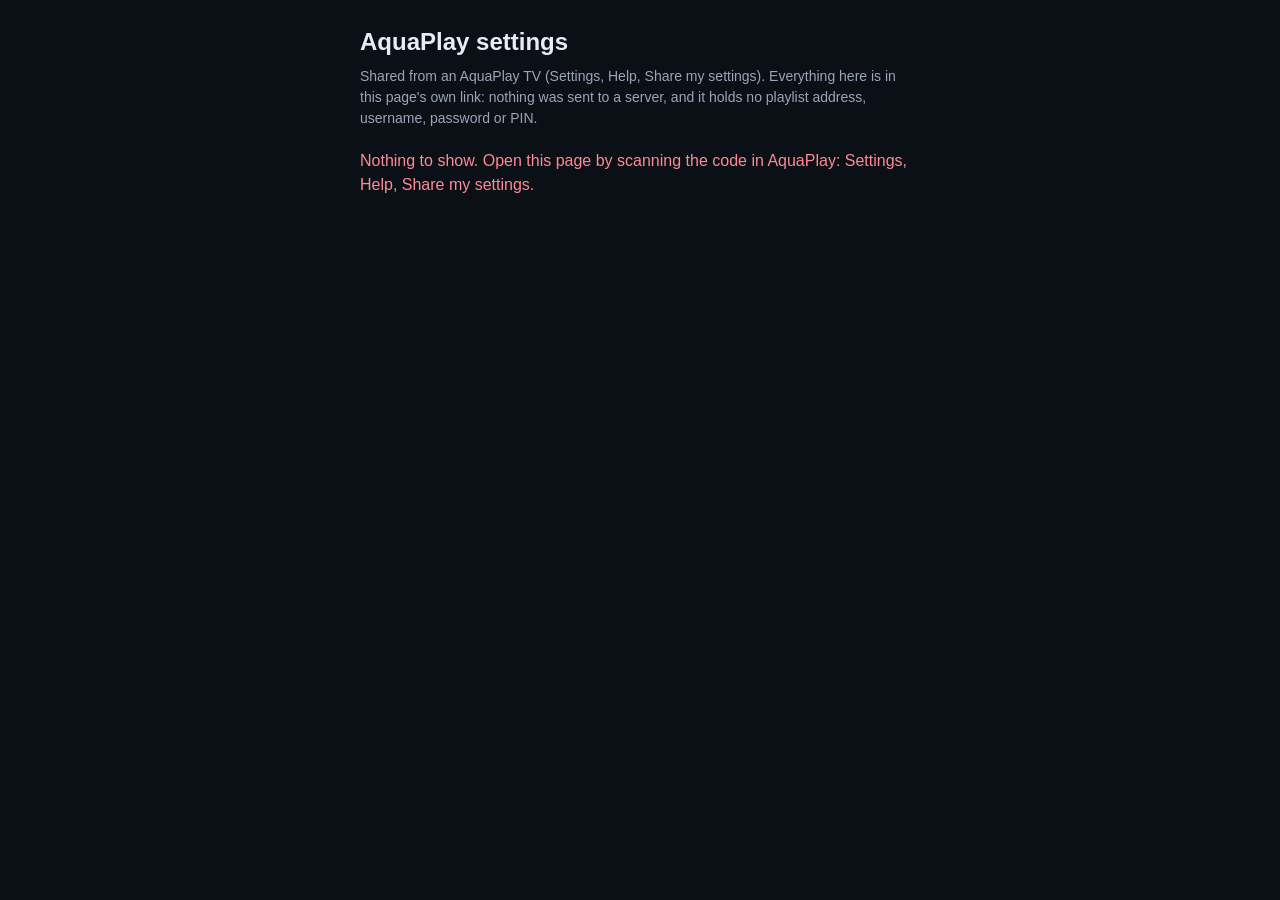
<file: h.html>
<!DOCTYPE html>
<html lang="en">
<head>
<meta charset="utf-8">
<meta name="viewport" content="width=device-width, initial-scale=1">
<meta name="referrer" content="no-referrer">
<title>AquaPlay settings</title>
<style>
  *{ box-sizing:border-box; }
  body{ margin:0; padding:24px 16px 40px; background:#0b0f16; color:#e8edf5;
        font:16px/1.5 -apple-system, "Segoe UI", Roboto, Arial, sans-serif; }
  main{ max-width:560px; margin:0 auto; }
  h1{ font-size:24px; margin:0 0 6px; }
  .note{ color:#9aa6b8; font-size:14px; margin:0 0 20px; }
  table{ width:100%; border-collapse:collapse; margin:0 0 22px; }
  th, td{ text-align:left; vertical-align:top; padding:9px 0; border-bottom:1px solid #1d2533; }
  th{ width:42%; color:#9aa6b8; font-weight:500; padding-right:12px; }
  td{ word-break:break-word; }
  h2{ font-size:17px; margin:8px 0 6px; }
  .bad{ color:#ff8a95; }
  ul{ margin:0 0 22px; padding-left:20px; }
  details.support{ margin:26px 0 0; padding:12px 14px; border:1px solid #1d2533; border-radius:10px; color:#9aa3b5; }
  details.support summary{ cursor:pointer; font-weight:700; color:#cfe0ff; }
  details.support h3{ font-size:15px; margin:14px 0 6px; color:#e7eef5; }
  li{ margin:6px 0; color:#ffd37a; }
  button{ width:100%; margin-top:10px; padding:14px; border:0; border-radius:12px; font:inherit; font-weight:700;
          color:#fff; background:linear-gradient(118deg, #6aa3ff 0%, #4c8dff 46%, #3a64e8 100%); }
  button.alt{ background:transparent; border:2px solid #4c8dff; color:#cfe0ff; }
  .msg{ min-height:22px; margin-top:12px; color:#6fe0a0; text-align:center; }
</style>
</head>
<body>
<main>
  <h1>AquaPlay settings</h1>
  <p class="note" id="note">Shared from an AquaPlay TV (Settings, Help, Share my settings). Everything here is in this page's
    own link: nothing was sent to a server, and it holds no playlist address, username, password or PIN.</p>
  <div id="out"></div>
  <button type="button" id="copy" hidden>Copy as text</button>
  <button type="button" class="alt" id="share" hidden>Share</button>
  <p class="msg" id="msg" role="status"></p>
</main>
<script>
(function () {
  'use strict';
  var $ = function (id) { return document.getElementById(id); };
  var LANGS = { en: 'English', es: 'Spanish', fr: 'French', de: 'German', pt: 'Portuguese', it: 'Italian', pl: 'Polish',
                ru: 'Russian', hi: 'Hindi', ja: 'Japanese', ko: 'Korean', he: 'Hebrew', ar: 'Arabic', zh: 'Chinese', tr: 'Turkish', fi: 'Finnish', vi: 'Vietnamese' };
  var PREMIUM = { off: 'Everything included (no Premium on this TV)', owned: 'Premium', trial: 'Free trial',
                  ended: 'Trial ended (free)', free: 'Free', store: 'Free (installed outside Google Play)', pc: 'Everything included (PC)' };
  /* From 1.0.52 the link is shorter: #z=, the LZ below (the app's
     settings.js has the other half); before, #d=, base64. */
  var KEY = 'ABCDEFGHIJKLMNOPQRSTUVWXYZabcdefghijklmnopqrstuvwxyz0123456789+-$';
  function lzDecompress(s) {
    var rev = {}, i;
    for (i = 0; i < KEY.length; i++) rev[KEY.charAt(i)] = i;
    if (!s) return null;
    var dict = [0, 1, 2], enlarge = 4, size = 4, nb = 3, w, c, entry, out = [];
    var dval = rev[s.charAt(0)], dpos = 32, didx = 1;
    function read(n) {
      var b = 0, p = 1, m = Math.pow(2, n);
      while (p !== m) {
        var r = dval & dpos; dpos >>= 1;
        if (dpos === 0) { dpos = 32; dval = rev[s.charAt(didx++)]; }
        b |= (r > 0 ? 1 : 0) * p; p <<= 1;
      }
      return b;
    }
    switch (read(2)) { case 0: c = String.fromCharCode(read(8)); break; case 1: c = String.fromCharCode(read(16)); break; default: return ''; }
    dict[3] = c; w = c; out.push(c);
    for (;;) {
      if (didx > s.length) return null;
      var cc = read(nb);
      if (cc === 0 || cc === 1) { dict[size++] = String.fromCharCode(read(cc ? 16 : 8)); cc = size - 1; if (--enlarge === 0) { enlarge = Math.pow(2, nb); nb++; } }
      else if (cc === 2) return out.join('');
      if (dict[cc]) entry = dict[cc]; else if (cc === size) entry = w + w.charAt(0); else return null;
      out.push(entry);
      dict[size++] = w + entry.charAt(0);
      w = entry;
      if (--enlarge === 0) { enlarge = Math.pow(2, nb); nb++; }
    }
  }
  /* The settings by number (frozen at 1.0.52: a new one goes on the end; one
     not here is sent by name), x's fields by letter, and the words as codes.
     the app (settings.js) has the same tables: keep them in step. */
  var HELP_KEYS = ["epg","progDesc","descSize","descScroll","descTwoLines","guideRows","listNumbers","besideRight","scheduleKey","scheduleRev","okTwice","colourOld","colourRev","posterSize","posters","upNext","upNextCount","posterQuality","vodTogether","skipIntros","skipIntrosRev","subsAuto","subsMode","subLang","epgHours","epgHoursRev","catchupHours","catchupRev","hideEmptyGroups","startupPlayLast","startupFullscreen","sortBy","groupSort","dateFormat","guideView","pictureSize","maxQuality","subSize","subColor","subBack","subPos","subOpacity","subBold","epgOffset","clock24","fsClock","guideSize","guideCustom","fsClockPos","autoReconnect","freezeReload","hlsEngine","theme","customTheme","textSize","lang","arrowZap","lrPages","backToFull","audioBoost","upArrow","altRows","showLogos","startGroup","groupsRail","keys","dpadMenuRev","dpad","dpadRev","parental","pin","streamFormat","bufferSize","filmPlayer","playerEngine","osdSeconds","osdNumber","progPics","homeScreen","layout","homeLast","homeSplit","driftWarn","driftWarnRev","updateCheck","screensaver","mvLayout","mvShape2","mvShape3","volPos"];
  var HELP_X = { ext: 'e', fmt: 't', tsOk: 'K', tsAsk: 'a', exp: 'x', cons: 'o', mbit: 'm', free: 'f', heap: 'h', up: 'u', errs: 'r', gcov: 'c', logos: 'l', guides: 'g', tz: 'z', net: 'n', link: 'k', vod: 'v', viewers: 'w', simkl: 's', ts: 'p', low: 'L', apps: 'A', hist: 'H', perr: 'P', portal: 'q', doing: 'D', ans: 'S', upd: 'U' };
  /* The steps of starting (crash.js, Crash.step), by number in a link. Only
     ever added to at the end. */
  var HELP_STEPS = ['reading the saved playlist', 'reading the playlist', 'playlist ready', 'reading the saved guide', 'guide ready', 'downloading the guide', 'guide read', 'first play'];
  var HELP_PL = { 'M3U address': 'a', 'M3U file': 'f', 'Xtream Codes': 'x', 'MAG portal': 's' };
  var HELP_ENG = { avplay: 't', exoplayer: 'e', 'hls.js': 'h', video: 'v' };
  /* #y= (1.0.52): an array in a fixed order (settings.js, helpShort), made
     back into what a #d= or #z= link holds. */
  function expand(a) {
    if (!Array.isArray(a)) return null;
    var back = function (o) { var r = {}; for (var k in o) r[o[k]] = k; return r; };
    var X = back(HELP_X), PL = back(HELP_PL), ENG = back(HELP_ENG), s = {}, x = {};
    var sl = Array.isArray(a[9]) ? a[9] : [];
    for (var si = 0; si + 1 < sl.length; si += 2) s[typeof sl[si] === 'number' ? (HELP_KEYS[sl[si]] || '#' + sl[si]) : sl[si]] = sl[si + 1];
    for (var k in a[13] || {}) x[X[k] || k] = a[13][k];
    var dev = a[1];
    if (Array.isArray(dev)) dev = 'Samsung ' + dev[0] + (dev[1] ? ' (' + dev[1] + ')' : '') + ', Tizen ' + dev[2] + (dev[3] ? ', firmware ' + dev[3] : '') + (dev[4] ? ', ' + dev[4] + ' MB of memory' : '');
    var stalls = [], f = Array.isArray(a[12]) ? a[12] : [];
    for (var i = 0; i < f.length; i += 2) {
      var t = [f[i], f[i + 1]];
      if (typeof f[i + 2] === 'string') { t.push(f[i + 2]); i++; }
      stalls.push(t);
    }
    var d = { v: a[0], dev: String(dev || ''), lang: a[2], pl: PL[a[3]] || a[3] || '', pls: a[4], ch: a[5], guide: a[6], pm: a[7],
      at: (a[8] || 0) * 1000, s: s, chn: a[10] || '', x: x, stalls: stalls };
    if (a[14]) d.err = a[14];
    if (a[11]) {
      d.play = { kind: a[11][0], eng: ENG[a[11][1]] || a[11][1] };
      if (a[11][4]) d.play.size = a[11][4];
      d.play.tracks = a[11][2] || '';
      d.play.muted = a[11][3] || 0;
    }
    return d;
  }
  var m = /[#&]d=([A-Za-z0-9_-]+)/.exec(location.hash), mz = /[#&]z=([A-Za-z0-9+$-]+)/.exec(location.hash), d = null;
  var my = /[#&]y=([A-Za-z0-9+$-]+)/.exec(location.hash);
  if (my) {
    try { d = expand(JSON.parse(lzDecompress(my[1]))); } catch (e) { d = null; }
  } else if (mz) {
    try {
      d = JSON.parse(lzDecompress(mz[1]));
      /* Seconds in a #z= link. */
      if (d && d.at && d.at < 1e11) d.at *= 1000;
    } catch (e) { d = null; }
  } else if (m) {
    try {
      var b64 = m[1].replace(/-/g, '+').replace(/_/g, '/');
      while (b64.length % 4) b64 += '=';
      d = JSON.parse(decodeURIComponent(escape(atob(b64))));
    } catch (e) { d = null; }
  }
  if (!d || typeof d !== 'object') {
    $('out').innerHTML = '';
    var p = document.createElement('p');
    p.className = 'bad';
    p.textContent = 'Nothing to show. Open this page by scanning the code in AquaPlay: Settings, Help, Share my settings.';
    $('out').appendChild(p);
    return;
  }
  var rows = [
    ['AquaPlay version', d.v],
    ['TV', d.dev],
    ['Language', LANGS[d.lang] || d.lang],
    ['Playlist', d.pl || 'none'],
    ['Playlists on this TV', d.pls],
    ['Channels', d.ch],
    ['Guide', d.guide ? 'loaded' : 'not loaded'],
    ['Premium', PREMIUM[d.pm] || d.pm],
    ['Last player message', d.err || 'none'],
    ['Shared', d.at ? new Date(d.at).toLocaleString() : '']
  ];
  /* The channel playing when it was shared, and what its stream held: a
     track marked UNSUPPORTED is one this TV cannot decode (from 1.0.50). */
  if (d.chn || d.play) {
    var pl = d.play || {};
    rows.splice(rows.length - 1, 0,
      ['Channel playing', d.chn || 'none'],
      ['Stream', pl.kind ? pl.kind + ', ' + pl.eng + (pl.size ? ', ' + pl.size : '') + (pl.muted ? ', muted in AquaPlay' : '') : 'nothing playing'],
      ['Tracks', pl.tracks || 'none reported']);
  }
  /* The last stalls (from 1.0.50): how far into the channel each began, how
     long it lasted, and what the app was reading behind it. */
  if (d.stalls) {
    var mmss = function (s) { s = +s || 0; return Math.floor(s / 60) + ':' + ('0' + (s % 60)).slice(-2); };
    rows.splice(rows.length - 1, 0, ['Buffering', d.stalls.length ? d.stalls.map(function (x) {
      return mmss(x[0]) + ' in, ' + (x[1] || '?') + ' s' + (x[2] ? ' (reading the ' + x[2] + ')' : '');
    }).join('; ') : 'none this session']);
  }
  /* More from 1.0.50: the stream format, the account's limits, the line,
     memory, the guide's reach and the last errors. */
  var x = d.x;
  if (x && typeof x === 'object') {
    var more = [];
    if (x.ext || x.fmt) more.push(['Stream format', (x.ext ? x.ext.toUpperCase() + ' playing' : 'nothing playing') +
      (x.fmt ? '; account allows ' + x.fmt : '') + (x.ts ? '; switched to MPEG-TS after buffering' : '') +
      (x.tsAsk ? '; asked about MPEG-TS: ' + ({ yes: 'switched', no: 'kept HLS', asked: 'no answer' }[x.tsAsk] || x.tsAsk) : '')]);
    if (x.exp || x.cons) more.push(['Account', (x.exp ? 'expires ' + x.exp : 'no expiry given') + (x.cons ? ', ' + x.cons + ' connection(s) allowed' : '')]);
    if (x.vod) more.push(['Films and series', x.vod[0] + ' films, ' + x.vod[1] + ' series']);
    if (x.mbit) more.push(['Line speed', x.mbit + ' Mbit/s (last measured)']);
    if (x.upd) more.push(['Updates', x.upd]);
    /* From 1.0.50 an Android TV says its connection itself (x.link). */
    var ln = x.link;
    if (ln && ln.type) {
      more.push(['Network', ({ wifi: 'Wi-Fi', ethernet: 'Cable (Ethernet)', mobile: 'Mobile data' }[ln.type] || ln.type) +
        (ln.ghz ? ', ' + ln.ghz + ' GHz' : '') + (ln.std ? ', Wi-Fi ' + ln.std : '') +
        (ln.dbm ? ', signal ' + ln.dbm + ' dBm (' + (ln.dbm >= -60 ? 'good' : ln.dbm >= -70 ? 'fair' : 'weak') + ')' : '') +
        (ln.link ? ', link ' + ln.link + ' Mbit/s' : '')]);
    } else if (x.net) more.push(['Network', x.net]);
    if (x.gcov) more.push(['Guide covers', x.gcov[0] + ' of ' + x.gcov[1] + ' live channels now' + (x.guides ? ' (' + x.guides + ' own guide address' + (x.guides > 1 ? 'es' : '') + ')' : '')]);
    if (x.logos) more.push(['Channel logos', x.logos[0] + ' of ' + x.logos[1] + ' live channels have one']);
    if (x.free || x.heap) more.push(['Memory', (x.free ? x.free + ' MB free on the TV' : '') + (x.free && x.heap ? ', ' : '') + (x.heap ? 'app using ' + x.heap + ' MB' : '')]);
    if (x.up != null) more.push(['App open for', x.up + ' min']);
    if (x.tz != null) more.push(['Time zone', 'UTC' + (x.tz >= 0 ? '+' : '-') + Math.floor(Math.abs(x.tz) / 60) + (Math.abs(x.tz) % 60 ? ':' + ('0' + Math.abs(x.tz) % 60).slice(-2) : '')]);
    if (x.viewers > 1 || x.simkl) more.push(['Viewers', (x.viewers || 1) + (x.simkl ? ', Simkl signed in' : '')]);
    if (x.errs && x.errs.length) more.push(['Last errors', x.errs.join(' | ')]);
    /* From 1.0.53: the last player errors with what was playing, a MAG
       portal's own answer, and what the app was in the middle of. */
    var since = function (s) { s = +s || 0; return s < 90 ? s + ' s ago' : s < 5400 ? Math.round(s / 60) + ' min ago' : Math.round(s / 3600) + ' h ago'; };
    if (Array.isArray(x.perr) && x.perr.length) more.push(['Player errors', x.perr.map(function (e) { return since(e[0]) + ', ' + (e[1] || '?') + ': ' + e[2]; }).join(' | ')]);
    if (x.portal) more.push(['Portal answered', x.portal]);
    if (x.ans) more.push(['Stream server answered', x.ans]);
    if (x.doing) more.push(['Busy with', x.doing]);
    Array.prototype.splice.apply(rows, [rows.length - 1, 0].concat(more));
  }
  var text = ['AquaPlay settings'];
  /* What happened (from 1.0.52): how the last sessions ended, where a start
     got to, the memory, and the other apps in memory as AquaPlay opened. */
  var hx = (d.x && typeof d.x === 'object') ? d.x : {}, happened = [];
  var ENDED = { x: 'closed normally', b: 'closed in the background', c: 'crashed', e: "didn't finish starting", t: 'closed by the TV while on screen, no Exit pressed (short of memory, or the TV switched off)' };
  var ago = function (m) { m = +m || 0; return m < 60 ? m + ' min' : m < 2880 ? Math.round(m / 60) + ' h' : Math.round(m / 1440) + ' days'; };
  var span = function (s) { s = +s || 0; return Math.floor(s / 60) + ':' + ('0' + (s % 60)).slice(-2); };
  (Array.isArray(hx.hist) ? hx.hist : []).forEach(function (h) {
    var step = typeof h[4] === 'number' ? (HELP_STEPS[h[4]] || 'step ' + h[4]) : (h[4] || '');
    happened.push(ago(h[0]) + ' before this: ' + (ENDED[h[1]] || h[1]) + ' after ' + span(h[2]) +
      ((h[1] === 'c' || h[1] === 'e' || h[1] === 't') && step ? ', its last step ' + step + (h[5] ? ' at ' + span(h[5]) : '') + (h[6] ? ' with ' + h[6] + ' MB free' : '') : '') +
      (h[3] ? ', lowest free memory ' + h[3] + ' MB' : '') + (h[7] && h[1] !== 'x' ? ', at the end it was ' + h[7] : ''));
  });
  if (hx.apps) happened.push('Other apps in memory as AquaPlay opened: ' + hx.apps.join(', '));
  if (hx.low) happened.push('Lowest free memory on the TV this session: ' + hx.low + ' MB');
  var bad = (Array.isArray(hx.hist) ? hx.hist : []).filter(function (h) { return h[1] === 'c' || h[1] === 'e' || h[1] === 't'; });
  /* What happened goes at the very end, closed (the owner, 2 Nov 2026: a
     viewer sees Things to check; whoever helps opens Details for support). */
  var supportDetails = null;
  if (happened.length) {
    var hd = document.createElement('details'), hs = document.createElement('summary'), hh = document.createElement('h3'), hl = document.createElement('ul');
    hd.className = 'support';
    hs.textContent = 'Details for support';
    hh.textContent = 'What happened';
    happened.forEach(function (c) { var li = document.createElement('li'); li.textContent = c; if (/crashed|didn't finish|closed by the TV/.test(c)) li.className = 'bad'; hl.appendChild(li); });
    hd.appendChild(hs); hd.appendChild(hh); hd.appendChild(hl);
    supportDetails = hd;
  }
  /* Things to check (from 1.0.50): what the report itself points at, for
     whoever is helping — read from the numbers above, a first guess. */
  var xx = (d.x && typeof d.x === 'object') ? d.x : {}, stalls = d.stalls || [], ss = d.s || {}, checks = [];
  if (stalls.length) {
    /* Stream format is an Xtream account's (#31 of the public issues: an
       M3U address was told to change it, and nothing there does). */
    if (xx.ext === 'm3u8') checks.push(d.pl === 'Xtream Codes' || xx.tsOk
      ? 'The channel stopped while playing as HLS: MPEG-TS often plays on (Settings, Stream format).'
      : 'The channel stopped while playing as HLS. Stream format works only for an Xtream login: ask the provider for MPEG-TS links (often the same address ending in .ts), or for an Xtream login, and set Stream format to MPEG-TS.');
    if (ss.bufferSize === 'small') checks.push('Buffer is set to Small: Auto or Large is steadier (Settings, Buffer).');
    if (xx.link && xx.link.type === 'wifi' && xx.link.dbm && xx.link.dbm < -70) checks.push('The Wi-Fi signal is weak (' + xx.link.dbm + ' dBm): a cable, or the router nearer the TV, would help.');
    if (xx.link && xx.link.type === 'wifi' && xx.link.ghz === 2.4) checks.push('The TV is on 2.4 GHz Wi-Fi: 5 GHz, where the router has it, is faster and steadier.');
    if (xx.mbit && xx.mbit < 10) checks.push('The line measured ' + xx.mbit + ' Mbit/s: under about 10 can be too little for HD.');
    if (stalls.length >= 2 && !checks.length) checks.push('It buffered ' + stalls.length + ' times this session; the stream and the line look fine, so the provider is the next thing to ask.');
  }
  var am = /^HTTP (\d+)/.exec(xx.ans || '');
  if (am) {
    var ac = +am[1];
    if (ac === 404) checks.push('The stream\'s server says this link does not exist (HTTP 404): the playlist is out of date or the channel was removed. Reload the playlist, or ask the provider.');
    else if (ac === 401 || ac === 403) checks.push('The stream\'s server refused it (HTTP ' + ac + '): usually the account (expired, too many connections, or blocked from this network). Ask the provider.');
    else if (ac === 456 || ac === 458 || ac === 429) checks.push('The stream\'s server says the limit is reached (HTTP ' + ac + '): close it on other devices and try again.');
    else if (ac >= 500) checks.push('The stream\'s server has a fault of its own (HTTP ' + ac + '): the provider\'s side, try again later.');
    else if (ac >= 200 && ac < 300) checks.push('The stream\'s server answered normally (HTTP ' + ac + ') although the player could not play it: the format or the Stream format setting is the next thing to look at.');
  } else if (/^no (connection|answer)/.test(xx.ans || '')) checks.push('The stream\'s server could not be reached from this TV (' + xx.ans.replace(/,.*/, '') + '): the server is down, or the network blocks it.');
  if (xx.portal) checks.push(/limit/i.test(xx.portal) ? 'The portal answered "' + xx.portal + '": the account\'s connection limit is reached. Close it on other devices and try again.'
    : 'The portal refused to give a stream (its answer: "' + xx.portal + '"): that is the provider\'s side, worth asking them about.');
  if (d.guide && xx.gcov && !xx.gcov[0]) checks.push('The guide matched none of the live channels: another guide address may fit (Settings, Guide address).');
  if (xx.logos && xx.logos[1] && !xx.logos[0]) checks.push('No channel has a logo: the playlist names none that AquaPlay can read, and the guide has none for them.');
  if (xx.free && xx.free < 150) checks.push('The TV has little memory free (' + xx.free + ' MB): restarting the TV may help.');
  var heavy = (xx.apps || []).filter(function (a) { return /YouTube|Netflix|Prime Video|Disney\+|Max|DAZN|Twitch|Plex/.test(a); });
  if (heavy.length && (bad.length || (xx.low && xx.low < 80))) checks.push(heavy.join(' and ') + ' stayed in memory as AquaPlay opened, on a TV short of memory: restarting the TV, or opening AquaPlay first, may help.');
  if (bad.length) checks.push('AquaPlay ' + ({ e: "didn't finish starting", t: 'was closed by the TV while on screen' }[bad[0][1]] || 'crashed') + ' ' + ago(bad[0][0]) + ' before this: the crash report (Settings, Advanced, Crash report), taken right after it happens, shows more.');
  if (checks.length) {
    var hc = document.createElement('h2'), ul = document.createElement('ul');
    hc.textContent = 'Things to check';
    checks.forEach(function (c) { var li = document.createElement('li'); li.textContent = c; ul.appendChild(li); });
    $('out').appendChild(hc); $('out').appendChild(ul);
    text.push('', 'Things to check:');
    checks.forEach(function (c) { text.push('- ' + c); });
    text.push('');
  }
  var table = document.createElement('table');
  rows.forEach(function (r) {
    var tr = document.createElement('tr'), th = document.createElement('th'), td = document.createElement('td');
    th.textContent = r[0];
    td.textContent = String(r[1] == null ? '' : r[1]);
    if ((r[0] === 'Last player message' && d.err) || (r[0] === 'Tracks' && /UNSUPPORTED/.test(td.textContent))) td.className = 'bad';
    tr.appendChild(th); tr.appendChild(td); table.appendChild(tr);
    text.push(r[0] + ': ' + td.textContent);
  });
  $('out').appendChild(table);
  var keys = Object.keys(d.s || {});
  var h = document.createElement('h2');
  h.textContent = keys.length ? 'Settings changed from the defaults' : 'Every setting is as it came';
  $('out').appendChild(h);
  text.push('', h.textContent + (keys.length ? ':' : ''));
  if (keys.length) {
    var t2 = document.createElement('table');
    keys.sort().forEach(function (k) {
      var v = d.s[k], shown = typeof v === 'object' ? JSON.stringify(v) : String(v);
      var tr = document.createElement('tr'), th = document.createElement('th'), td = document.createElement('td');
      th.textContent = k; td.textContent = shown;
      tr.appendChild(th); tr.appendChild(td); t2.appendChild(tr);
      text.push(k + ': ' + shown);
    });
    $('out').appendChild(t2);
  }
  if (supportDetails) {
    $('out').appendChild(supportDetails);
    text.push('', 'Details for support, what happened:');
    happened.forEach(function (c) { text.push('- ' + c); });
  }
  var all = text.join('\n');
  $('copy').hidden = false;
  $('copy').onclick = function () {
    var done = function () { $('msg').textContent = 'Copied. Paste it where you are asking for help.'; };
    if (navigator.clipboard && navigator.clipboard.writeText) navigator.clipboard.writeText(all).then(done, function () { fallback(); });
    else fallback();
    function fallback() {
      var ta = document.createElement('textarea'); ta.value = all; document.body.appendChild(ta); ta.select();
      try { document.execCommand('copy'); done(); } catch (e) { $('msg').textContent = 'Could not copy. Take a screenshot instead.'; }
      document.body.removeChild(ta);
    }
  };
  if (navigator.share) {
    $('share').hidden = false;
    $('share').onclick = function () { navigator.share({ title: 'AquaPlay settings', text: all }).catch(function () {}); };
  }
})();
</script>
</body>
</html>
</file>
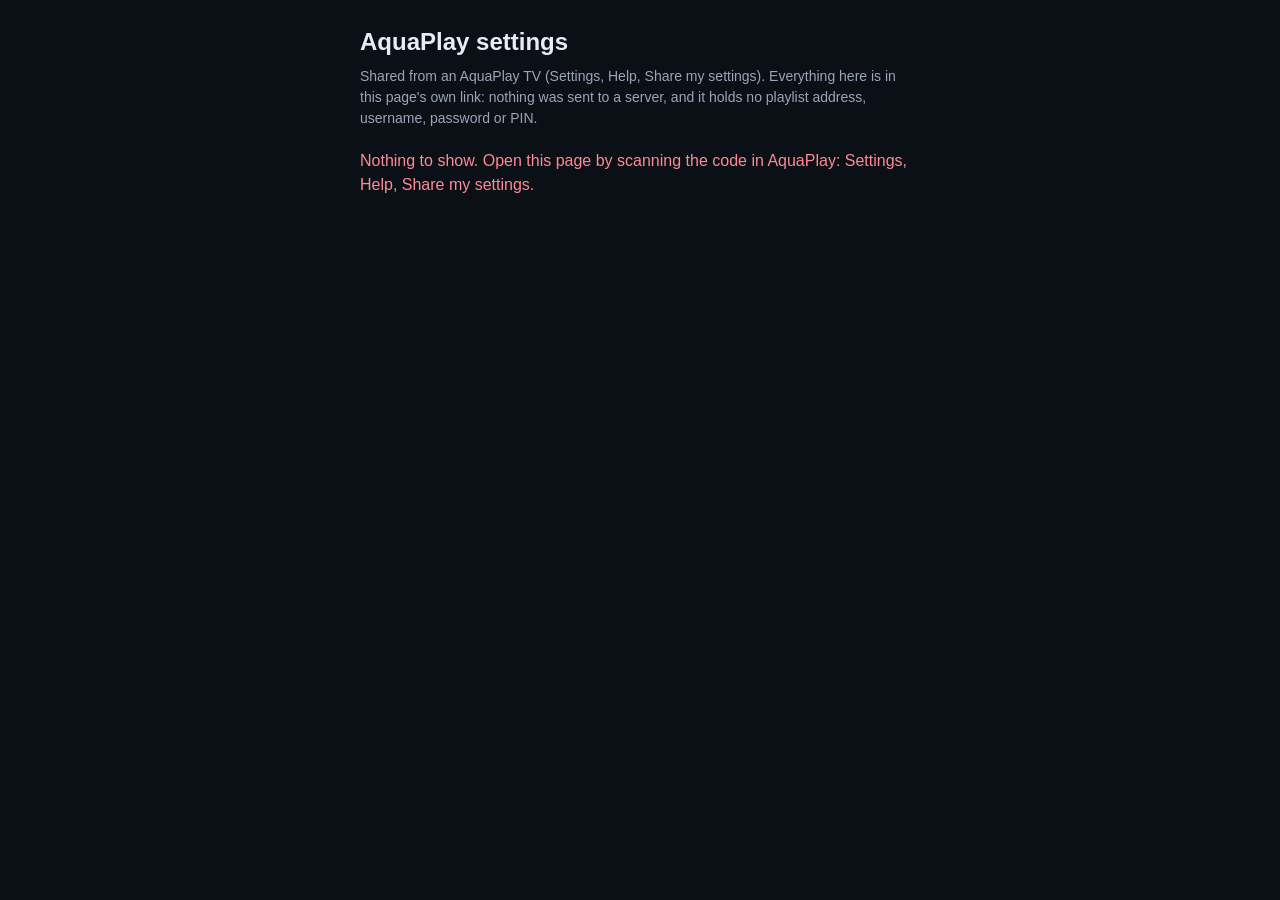
<file: help.html>
<!DOCTYPE html>
<html lang="en">
<head>
<meta charset="utf-8">
<meta name="viewport" content="width=device-width, initial-scale=1">
<meta name="referrer" content="no-referrer">
<title>AquaPlay settings</title>
<script>
  /* Moved to h.html (1.0.52, a shorter link); a code from an older AquaPlay
     still opens here, and goes on with everything after its #. */
  location.replace('h.html' + location.hash);
</script>
</head>
<body style="background:#0b0f16;color:#e8edf5;font:16px sans-serif;padding:24px 16px">
<p><a href="h.html" style="color:#6aa3ff">Open AquaPlay settings</a></p>
</body>
</html>
</file>
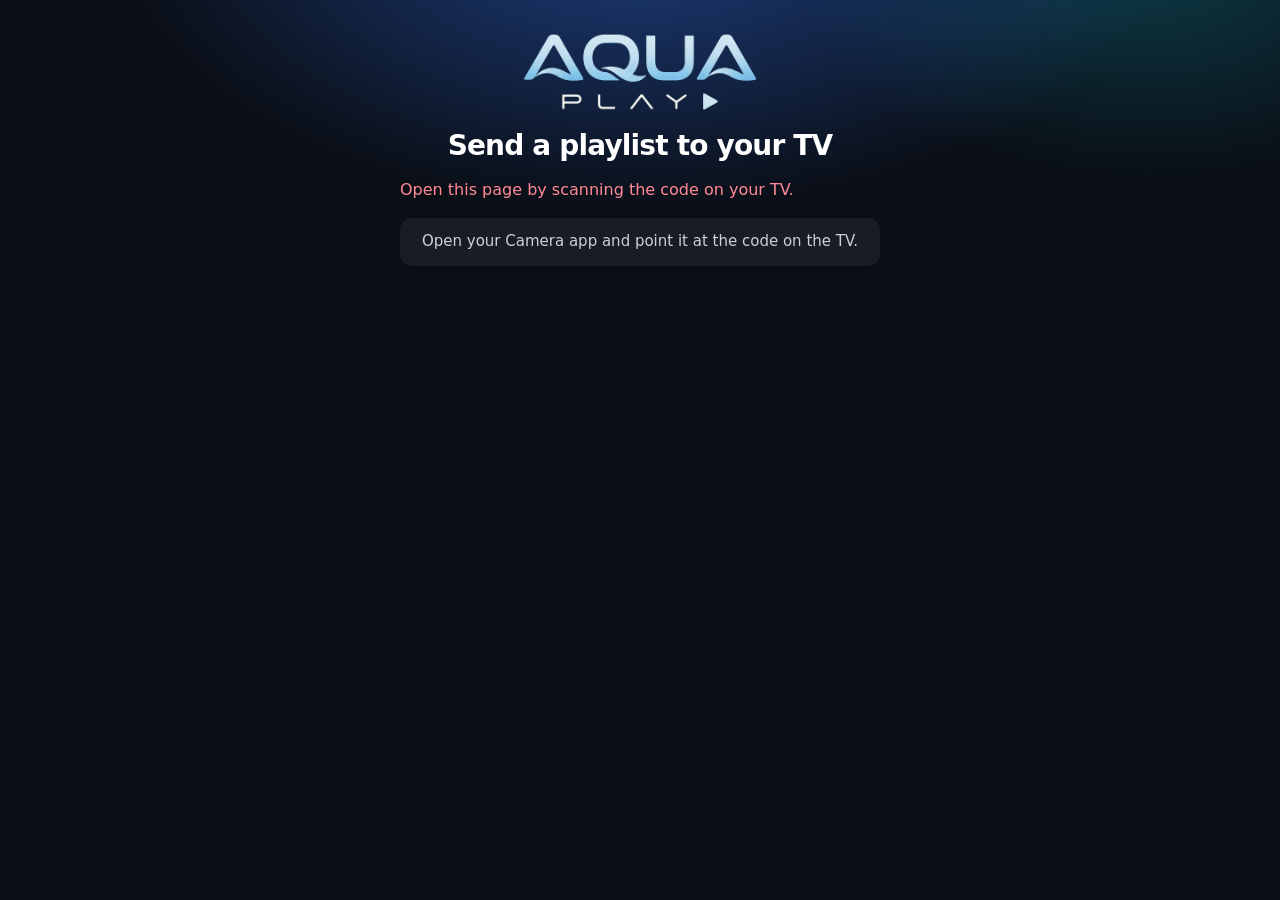
<file: pair.html>
<!DOCTYPE html>
<html lang="en">
<head>
<meta charset="utf-8">
<meta name="viewport" content="width=device-width, initial-scale=1">
<meta name="referrer" content="no-referrer">
<!-- An empty icon, so a browser does not go asking for /favicon.ico. -->
<link rel="icon" href="data:,">
<title>AquaPlay — send a playlist to your TV</title>
<!-- pair.html — the page a phone opens from the QR code on the television.

     The viewer types or pastes their playlist here, on a keyboard made for
     it, and it is sent to the set, from whatever network the phone is on:

       https://…/pair.html#r=<channel>.<key>

     The playlist is locked on this phone with AES-GCM and a key the
     television made and put in the code, then handed to a public relay
     (ntfy.sh), which only ever holds the locked form. The key is after the #,
     and a browser never sends that part of an address to anyone — not to the
     relay, and not to whoever serves this page.

     Self-contained: no script, style, font or image from anywhere — the logo
     is inside the page — so nothing this page does depends on, or is seen
     by, a third party. The same file is
     app/pair.html and docs/pair.html; test-units.js fails if they differ. -->
<style>
  :root{ color-scheme:dark; }
  *{ box-sizing:border-box; }
  body{
    margin:0; min-height:100vh; padding:28px 20px 40px;
    font:16px/1.5 Inter, system-ui, -apple-system, "Segoe UI", Roboto, sans-serif;
    color:#f4f4f5; background:#0a0e15;
    background-image:radial-gradient(60% 420px at 50% -80px, rgba(52,120,255,.46), transparent 70%), radial-gradient(40% 320px at 90% -40px, rgba(20,184,210,.26), transparent 70%);
    background-repeat:no-repeat;
  }
  main{ max-width:480px; margin:0 auto; }
  /* The wordmark, centred over a centred heading, the way the television's
     own setup screen stands. 540x180 behind a 240x80 box: sharp on a phone's
     screen, and a WebP so the page carries it for under 40 KB. */
  .logo{ display:block; width:240px; height:80px; margin:4px auto 18px; }
  h1{ font-size:28px; line-height:1.15; margin:0 0 8px; text-align:center; font-weight:700; letter-spacing:-.03em; color:#fff; }
  .sub{ color:#aab3c2; margin:0 0 22px; text-align:center; }
  #form{ margin-top:22px; }
  .tabs{ display:flex; gap:8px; margin-bottom:18px; }
  .tabs button{
    flex:1; padding:9px 4px; border-radius:14px; font-size:15px; line-height:1.25; font:inherit; font-weight:600;
    color:#c9d1dd; background:linear-gradient(180deg, rgba(255,255,255,.05), rgba(255,255,255,.01)); border:1px solid rgba(120,160,235,.17);
  }
  .tabs button[aria-selected="false"]{ color:#9aa5b5; }
  .tabs button[aria-selected="true"]{ color:#fff; border-color:#4c8dff; background:linear-gradient(180deg, rgba(76,141,255,.38), rgba(76,141,255,.12)); box-shadow:inset 0 1px 0 rgba(255,255,255,.2); }
  label{ display:block; margin:0 0 14px; }
  label > span{ display:block; font-size:14px; color:#aab3c2; margin:0 0 6px; }
  label em{ font-style:normal; color:#8d97a8; }
  /* The page's own words cannot be selected, only what is typed or pasted
     and the details to send on (B9: a copy ran on from a box into the
     labels and the note under it, and every paste brought them back). */
  body{ -webkit-user-select:none; user-select:none; -webkit-touch-callout:none; }
  input, textarea, .det{ -webkit-user-select:text; user-select:text; -webkit-touch-callout:default; }
  input{
    width:100%; padding:13px 14px; border-radius:12px; font:inherit; font-size:16px;
    color:#fff; background:rgba(10,14,21,.7); border:1px solid rgba(120,160,235,.17);
  }
  /* Hebrew and Arabic: the page right to left, an address or a login as typed. */
  html[dir=rtl] input{ direction:ltr; text-align:left; }
  input:focus{ outline:none; border-color:#4c8dff; box-shadow:0 0 0 3px rgba(76,141,255,.35); }
  .file-pick input{ padding:10px 12px; font-size:15px; color:#c9d1dd; }
  .file-note{ margin:-6px 0 14px; color:#6fe0a0; }
  .send{
    width:100%; margin-top:8px; padding:15px; border:0; border-radius:99px;
    font:inherit; font-size:17px; font-weight:700; color:#fff;
    background:linear-gradient(118deg, #6aa3ff, #4c8dff 46%, #3a64e8); box-shadow:0 10px 24px -12px rgba(20,60,160,.9);
  }
  .send:disabled{ opacity:.55; }
  .send.another{ margin-top:12px; background:rgba(255,255,255,.03); border:1px solid rgba(120,160,235,.32); color:#f4f4f5; }
  .msg{ min-height:24px; margin:16px 0 0; color:#ff8a95; }
  .msg.ok{ color:#6fe0a0; }
  .msg.wait{ color:#aab3c2; }
  /* The TV's answer when it could not connect: what happened, what to try,
     and the details for support, for a screenshot. */
  .tv-answer{ margin:16px 0 0; padding:16px; border-radius:12px; background:#121821; border:1px solid #3a2530; }
  .tv-answer h2{ margin:0 0 8px; font-size:17px; color:#ff8a95; }
  .tv-answer p{ margin:0 0 10px; }
  .tv-answer ul{ margin:0 0 12px; padding-left:20px; }
  .tv-answer li{ margin:0 0 6px; }
  .tv-answer .det{ margin-top:10px; padding:10px 12px; border-radius:8px; background:#11151d; font-size:12px; line-height:1.5; color:#aab3c2; word-wrap:break-word; }
  .tv-answer .det b{ display:block; margin-bottom:4px; color:#c8cfdb; }
  .tv-answer .det span{ display:block; }
  .note{ margin-top:26px; font-size:13px; color:#8d97a8; }
  .plist{ margin:0 0 18px; padding:13px 14px; border-radius:12px; background:rgba(255,255,255,.06); color:#e9edf4; font-size:15px; line-height:1.5; }
  /* The next code, read here rather than in the camera app: one button, then
     the camera in the page, then the page carries on by itself. */
  .scan-btn{
    width:100%; margin-top:16px; padding:15px; border-radius:99px;
    font:inherit; font-size:17px; font-weight:700; color:#fff;
    background:linear-gradient(118deg, #6aa3ff, #4c8dff 46%, #3a64e8); box-shadow:0 10px 24px -12px rgba(20,60,160,.9); border:0;
  }
  .scan-btn.quiet{ font-weight:600; color:#f4f4f5; background:rgba(255,255,255,.04); border:1px solid rgba(120,160,235,.17); }
  .scanner{ margin-top:16px; }
  .scanner video{ display:block; width:100%; max-height:62vh; object-fit:cover; border-radius:16px; background:#000; }
  .scan-hint{ margin:12px 0 0; text-align:center; color:#aab3c2; }
  /* Where the browser cannot read a code itself (an iPhone's Safari), the
     same step said in words: the camera app is the way to the next code. */
  .scan-alt{ margin:16px 0 0; padding:13px 14px; border-radius:12px; background:rgba(255,255,255,.06); color:#c9d1dd; font-size:15px; line-height:1.45; text-align:center; }
  [hidden]{ display:none !important; }
  .send:active, .scan-btn:active{ transform:scale(.98); }
  button:focus-visible, .file-pick:focus-within > span{ outline:2px solid #4c8dff; outline-offset:2px; }
  input::placeholder{ color:#5b6576; }
  input[aria-invalid=true]{ border-color:#ff8a95; box-shadow:0 0 0 3px rgba(255,138,149,.2); }
  .file-pick{ position:relative; }
  .file-pick input{ position:absolute; width:1px; height:1px; opacity:0; }
  .file-pick > span{ margin:0; padding:12px; border-radius:99px; text-align:center; font-size:15px; font-weight:600; color:#f4f4f5; border:1px solid rgba(120,160,235,.25); background:rgba(255,255,255,.04); }
  .lock{ display:flex; gap:8px; align-items:flex-start; margin:2px 0 14px; font-size:14px; color:#aab3c2; }
  .lock svg{ flex:none; width:16px; height:16px; margin-top:2px; }
  .done .tabs, .done label, .done .lock, .done #send, .done .file-note{ display:none; }
  .done{ display:flex; flex-direction:column; }
  .done #another{ order:1; margin-top:18px; }
  .done #msg{ position:relative; padding:66px 0 10px; font-size:20px; text-align:center; color:#fff; }
  .done #msg::before{ content:""; position:absolute; top:4px; left:50%; width:44px; height:44px; margin-left:-23px; border:2px solid #6fe0a0; border-radius:50%; }
  .done #msg::after{ content:""; position:absolute; top:15px; left:50%; width:9px; height:17px; margin-left:-6px; border:solid #6fe0a0; border-width:0 3px 3px 0; transform:rotate(45deg); }
  /* The home page's Lifetime card, round each step. */
  .card{ position:relative; margin-top:22px; padding:22px 18px; border-radius:24px; border:1px solid rgba(76,141,255,.42);
    background:radial-gradient(120% 90% at 0 0, rgba(255,255,255,.08), transparent 45%), linear-gradient(180deg, rgba(76,141,255,.14), rgba(255,255,255,.02) 55%);
    box-shadow:inset 0 1px 0 rgba(255,255,255,.14), 0 24px 48px -24px rgba(0,0,0,.7); }
  .card::before{ content:""; position:absolute; top:0; left:15%; right:15%; height:1px; background:linear-gradient(90deg, transparent, rgba(106,163,255,.95), transparent); }
</style>
</head>
<body>
<main>
  <img class="logo" width="240" height="80" alt="AquaPlay" src="[data-uri]">
  <h1 id="t-title">Send a playlist to your TV</h1>

  <div id="dead" hidden>
    <p class="msg" id="t-dead">Open this page by scanning the code on your TV.</p>
  </div>

  <!-- A first television sent everything at once (js/pair.js's #b=): this
       page fetches it once and holds it, ready for the second television's
       own code (below). Not saved anywhere but here, and not for long. -->
  <div id="backup" class="card" hidden>
    <p class="msg wait" id="b-status" role="status"></p>
    <p class="note" id="b-note" hidden></p>
    <!-- Or kept: the same, saved on the phone as a backup file. -->
    <button type="button" class="send" id="b-save" hidden></button>
    <p class="note" id="b-save-note" hidden></p>
  </div>

  <!-- The second television is listening for what this page is holding
       (js/pair.js's #x=). -->
  <div id="restore" class="card" hidden>
    <p class="sub" id="r-title"></p>
    <p class="plist" id="r-list" hidden></p>
    <button type="button" class="send" id="r-send" hidden></button>
    <p class="msg" id="r-status" role="status"></p>
    <!-- A backup file saved on this phone, sent instead. -->
    <p class="note" id="r-file-note" hidden></p>
    <button type="button" class="scan-btn quiet" id="r-file-btn" hidden></button>
    <input type="file" id="r-file" accept=".json,application/json" hidden>
  </div>

  <!-- A subtitle file for what the TV is playing (js/subsmenu.js's #s=):
       read here, sent the way a playlist's file is (sendSubs, below). -->
  <!-- An AquaPlay promo code, for the TV whose code was scanned (#c=; F2). -->
  <div id="promo-send" class="card" hidden>
    <p class="sub" id="c-intro"></p>
    <textarea id="c-code" rows="4" autocomplete="off" autocapitalize="characters" spellcheck="false" style="width:100%;box-sizing:border-box;font:inherit;padding:10px;border-radius:10px"></textarea>
    <button type="button" class="send" id="c-btn"></button>
    <p class="msg" id="c-status" role="status"></p>
  </div>

  <div id="subs-send" class="card" hidden>
    <p class="sub" id="s-intro"></p>
    <button type="button" class="send" id="s-btn"></button>
    <input type="file" id="s-file" accept=".srt,.vtt,application/x-subrip,text/vtt" hidden>
    <p class="msg" id="s-status" role="status"></p>
    <p class="note" id="s-note"></p>
  </div>

  <!-- The camera, in the page: offered where the next step is scanning a
       television's code, on phones whose browser can read one. -->
  <button type="button" class="scan-btn" id="scan-btn" hidden></button>
  <p class="scan-alt" id="scan-alt" hidden></p>
  <div class="scanner" id="scanner" hidden>
    <video id="scan-video" playsinline muted autoplay></video>
    <p class="scan-hint" id="scan-hint" role="status"></p>
    <button type="button" class="scan-btn quiet" id="scan-cancel"></button>
  </div>
  <p class="msg" id="scan-msg" role="status" hidden></p>

  <!-- novalidate: the page says itself, in the viewer's language, what is
       missing; the browser's own bubble stopped the send without a word on
       the page (2 Nov 2026). -->
  <form id="form" class="card" autocomplete="off" novalidate hidden>
    <div class="tabs" role="tablist">
      <button type="button" role="tab" id="tab-m3u" aria-selected="true">M3U</button>
      <button type="button" role="tab" id="tab-xtream" aria-selected="false">Xtream Codes</button>
      <button type="button" role="tab" id="tab-mag" aria-selected="false">MAG</button>
    </div>

    <div id="f-m3u">
      <label><span id="t-url">Playlist URL</span>
        <input type="url" id="m-url" placeholder="http://provider.example/get.php?username=…" dir="ltr" inputmode="url" autocapitalize="off" spellcheck="false" autocorrect="off" autocomplete="off"></label>
      <!-- Or the playlist's file, from this phone: uploaded to the relay as a
           file of its own, locked like everything else (sendFile, below). -->
      <label class="file-pick"><span id="t-file">Or a playlist file from this phone</span>
        <input type="file" id="m-file"></label>
      <p class="note file-note" id="file-note" hidden></p>
      <label><span><span id="t-epg">Guide (EPG) URL</span> <em id="t-opt1">optional</em></span>
        <input type="url" id="m-epg" dir="ltr" inputmode="url" autocapitalize="off" spellcheck="false" autocorrect="off" autocomplete="off"></label>
    </div>

    <div id="f-xtream" hidden>
      <label><span id="t-host">Server URL</span>
        <input type="url" id="x-host" placeholder="http://server.example:8080" dir="ltr" inputmode="url" autocapitalize="off" spellcheck="false" autocorrect="off" autocomplete="off"></label>
      <label><span id="t-user">Username</span>
        <input type="text" id="x-user" dir="ltr" autocapitalize="off" spellcheck="false" autocorrect="off" autocomplete="off"></label>
      <label><span id="t-pass">Password</span>
        <input type="text" id="x-pass" dir="ltr" autocapitalize="off" spellcheck="false" autocorrect="off" autocomplete="off"></label>
      <!-- A guide address of its own (the owner, 12 Nov 2026): empty means the
           server's own. A TV before 1.0.53 leaves it out. -->
      <label><span><span id="t-epg2">Guide (EPG) URL</span> <em id="t-opt3">optional</em></span>
        <input type="url" id="x-epg" dir="ltr" inputmode="url" autocapitalize="off" spellcheck="false" autocorrect="off" autocomplete="off"></label>
    </div>

    <!-- A MAG portal and the MAC it knows (P4, 25 Oct 2026): the TV checks
         them with the portal, as its own MAG form does (stalker.js). -->
    <div id="f-mag" hidden>
      <label><span id="t-portal">Portal address</span>
        <input type="url" id="g-portal" dir="ltr" inputmode="url" autocapitalize="off" spellcheck="false" autocorrect="off" autocomplete="off" placeholder="http://portal.example:8080/c/"></label>
      <label><span id="t-mac">MAC address</span>
        <input type="text" id="g-mac" dir="ltr" autocapitalize="characters" spellcheck="false" autocorrect="off" autocomplete="off" placeholder="00:1A:79:00:00:00"></label>
      <p class="note" id="mag-old" hidden></p>
    </div>

    <label><span><span id="t-name">Playlist name</span> <em id="t-opt2">optional</em></span>
      <input type="text" id="name" maxlength="80"></label>

    <p class="note lock"><svg viewBox="0 0 24 24" fill="none" stroke="#6aa3ff" stroke-width="2" aria-hidden="true"><rect x="5" y="11" width="14" height="10" rx="2"/><path d="M8 11V7a4 4 0 0 1 8 0v4"/></svg><span id="note"></span></p>
    <button type="submit" class="send" id="send">Send to TV</button>
    <button type="button" class="send another" id="another" hidden>Add another playlist</button>
    <p class="msg" id="msg" role="status"></p>
    <div class="tv-answer" id="tv-answer" hidden></div>
  </form>
</main>

<script>
(function () {
  'use strict';

  var RELAY = 'https://ntfy.sh/';

  /* ---- words ---- */
  var WORDS = {
    title: 'Send a playlist to your TV',
    url: 'Playlist URL', epg: 'Guide (EPG) URL', optional: 'optional', host: 'Server URL',
    user: 'Username', pass: 'Password', name: 'Playlist name', send: 'Send to TV',
    sending: 'Sending…', sent: 'Sent. Look at your TV.', dead: 'Open this page by scanning the code on your TV.',
    needUrl: 'Enter the playlist URL.', badUrl: 'The address must start with http:// or https://', urlNone: 'Paste the playlist address (it starts with http)',
    needXt: 'Enter the server, the username and the password.',
    magTab: 'MAG portal', portal: 'Portal address', mac: 'MAC address',
    needMag: 'Enter the portal address and the MAC address (six pairs, like 00:1A:79:12:34:56).',
    magOld: 'MAG portals need AquaPlay 1.0.51 or newer on your TV.',
    relayFail: 'Could not send. Check your phone’s internet connection and try again.',
    waitTv: 'Sent. Waiting for your TV to connect…', another: 'Add another playlist', tvOk: 'Your TV connected: {name}. Enjoy!', tvFail: 'Your TV could not connect', helpShot: 'If you ask for help, send a screenshot of this:', again: 'To try again: fix it here, open “From your phone” on the TV again, and scan the new code.',
    noteRelay: 'The playlist is locked on this phone before it is sent, and only your TV can unlock it.',
    backupTitle: 'Playlists from your TV', backupWaiting: 'Fetching what your TV sent…',
    backupGot: 'Got it. Open “From another TV” on your other TV, and scan its code with this phone.',
    backupNote: 'Not saved anywhere else — do this soon.',
    backupNotFound: 'Nothing found. Make sure you only just started this on your TV, then scan its code again.',
    sendTitle: 'Send to this TV',
    sendNothing: 'Nothing to send yet. Go back to your first TV, open “Send to another TV”, and scan its code with this phone first.',
    sendConfirm: 'Send this to the TV?', sendBtn: 'Send',
    scanTv: 'Scan the code on your TV', scanNext: 'Scan the other TV’s code', scanFirst: 'Scan your first TV’s code',
    scanHint: 'Point the camera at the code on the TV.', scanCancel: 'Cancel',
    scanNotOurs: 'That is not a code from AquaPlay.',
    scanNoCamera: 'The camera could not be opened here. Scan the code with your camera app instead.',
    scanCameraApp: 'Open your Camera app and point it at the code on the TV.',
    saveFile: 'Save a backup file', saveNote: 'Or keep it for later as a file. It holds your playlist logins, so keep it private.', saved: 'Saved on this phone. To bring it back, open “From another TV” on a TV and choose the file.', chooseFile: 'Choose a backup file', orFile: 'Or choose a backup file saved on this phone.', badFile: 'That is not an AquaPlay backup file.', fileTooBig: 'Too much to send in one go. Try a backup with fewer playlists.',
    plFile: 'Or a playlist file from this phone', plFileGot: '{name}: {n} channels', plFileNot: 'That file is not an M3U playlist.',
    plFileBig: 'That file is too big to send: up to 15 MB once packed.',
    subsTitle: 'Send subtitles to your TV', subsChoose: 'Choose a subtitle file',
    subsIntro: 'Choose a subtitle file (.srt or .vtt) on this phone. It shows on your TV straight away.',
    subsNote: 'The file is locked on this phone before it is sent, and only your TV can unlock it.',
    subsNot: 'That is not a subtitle file (.srt or .vtt).', subsBig: 'That file is too big for subtitles: up to 4 MB.',
    promoTitle: 'Send a promo code to your TV', promoIntro: 'Paste the AquaPlay code you were given for this TV, then send it.',
    promoBad: 'That is not a whole AquaPlay code. Paste all of it.'
  };
  /* The English, kept as it is for the paste check below (WORDS becomes the
     viewer's language as the page opens). */
  var WORDS_EN = {};
  for (var we in WORDS) WORDS_EN[we] = WORDS[we];
  var LANG = {
    es: { title: 'Envía una lista a tu TV', url: 'URL de la lista', epg: 'URL de la guía (EPG)', optional: 'opcional', host: 'URL del servidor', user: 'Usuario', pass: 'Contraseña', name: 'Nombre de la lista', send: 'Enviar a la TV', sending: 'Enviando…', sent: 'Enviado. Mira tu TV.', dead: 'Abre esta página escaneando el código de tu TV.', needUrl: 'Introduce la URL de la lista.', badUrl: 'La dirección debe empezar por http:// o https://', urlNone: 'Pega la dirección de la lista (empieza por http)', needXt: 'Introduce el servidor, el usuario y la contraseña.', relayFail: 'No se pudo enviar. Comprueba la conexión a internet del teléfono.', noteRelay: 'La lista se cifra en este teléfono antes de enviarse y solo tu TV puede descifrarla.', backupTitle: 'Listas de tu TV', backupWaiting: 'Recibiendo lo que envió tu TV…', backupGot: 'Listo. Abre “Desde otra TV” en tu otra TV y escanea su código con este teléfono.', backupNote: 'No se guarda en ningún otro sitio — hazlo pronto.', backupNotFound: 'No se encontró nada. Asegúrate de haber empezado esto en tu TV hace un momento y vuelve a escanear su código.', sendTitle: 'Enviar a esta TV', sendNothing: 'Aún no hay nada que enviar. Vuelve a tu primera TV, abre “Enviar a otra TV” y escanea su código con este teléfono primero.', sendConfirm: '¿Enviar esto a la TV?', sendBtn: 'Enviar', scanTv: 'Escanea el código de tu TV', scanNext: 'Escanea el código de la otra TV', scanFirst: 'Escanea el código de tu primera TV', scanHint: 'Apunta la cámara al código de la TV.', scanCancel: 'Cancelar', scanNotOurs: 'Ese código no es de AquaPlay.', scanNoCamera: 'Aquí no se pudo abrir la cámara. Escanea el código con la app de cámara.', scanCameraApp: 'Abre la app de Cámara y apunta al código de la TV.', saveFile: 'Guardar un archivo de copia', saveNote: 'O guárdalo para después como archivo. Contiene los datos de acceso de tus listas, así que mantenlo privado.', saved: 'Guardado en este teléfono. Para recuperarlo, abre “Desde otra TV” en una TV y elige el archivo.', chooseFile: 'Elegir un archivo de copia', orFile: 'O elige un archivo de copia guardado en este teléfono.', badFile: 'Ese no es un archivo de copia de AquaPlay.', fileTooBig: 'Es demasiado para enviarlo de una vez. Prueba con una copia con menos listas.', waitTv: 'Enviado. Esperando a que tu televisor se conecte…', another: 'Añadir otra lista', tvOk: 'Tu televisor se ha conectado: {name}. ¡Que lo disfrutes!', tvFail: 'Tu televisor no pudo conectarse', helpShot: 'Si pides ayuda, envía una captura de esto:', again: 'Para intentarlo de nuevo: corrígelo aquí, abre «Desde tu teléfono» en el televisor y escanea el nuevo código.', plFile: 'O un archivo de lista de este teléfono', plFileGot: '{name}: {n} canales', plFileNot: 'Ese archivo no es una lista M3U.', plFileBig: 'Ese archivo es demasiado grande para enviarlo: hasta 15 MB una vez comprimido.', subsTitle: "Envía subtítulos a tu TV", subsChoose: "Elegir un archivo de subtítulos", subsIntro: "Elige un archivo de subtítulos (.srt o .vtt) en este teléfono. Aparecerá en tu TV al momento.", subsNote: "El archivo se bloquea en este teléfono antes de enviarse, y solo tu TV puede desbloquearlo.", subsNot: "Eso no es un archivo de subtítulos (.srt o .vtt).", subsBig: "El archivo es demasiado grande para unos subtítulos: hasta 4 MB."},
    fr: { title: 'Envoyer une playlist à votre TV', url: 'URL de la playlist', epg: 'URL du guide (EPG)', optional: 'facultatif', host: 'URL du serveur', user: 'Nom d’utilisateur', pass: 'Mot de passe', name: 'Nom de la playlist', send: 'Envoyer à la TV', sending: 'Envoi…', sent: 'Envoyé. Regardez votre TV.', dead: 'Ouvrez cette page en scannant le code affiché sur votre TV.', needUrl: 'Saisissez l’URL de la playlist.', badUrl: 'L’adresse doit commencer par http:// ou https://', urlNone: 'Collez l’adresse de la playlist (elle commence par http)', needXt: 'Saisissez le serveur, le nom d’utilisateur et le mot de passe.', relayFail: 'Envoi impossible. Vérifiez la connexion internet du téléphone.', noteRelay: 'La playlist est chiffrée sur ce téléphone avant l’envoi, et seule votre TV peut la déchiffrer.', backupTitle: 'Listes de votre TV', backupWaiting: 'Récupération de ce que votre TV a envoyé…', backupGot: 'C’est fait. Ouvrez « Depuis une autre TV » sur votre autre TV et scannez son code avec ce téléphone.', backupNote: 'Non enregistré ailleurs — faites-le rapidement.', backupNotFound: 'Rien trouvé. Vérifiez que vous venez de lancer ceci sur votre TV, puis scannez de nouveau son code.', sendTitle: 'Envoyer à cette TV', sendNothing: 'Rien à envoyer pour l’instant. Retournez sur votre première TV, ouvrez « Envoyer à une autre TV » et scannez d’abord son code avec ce téléphone.', sendConfirm: 'Envoyer ceci à la TV ?', sendBtn: 'Envoyer', scanTv: 'Scanner le code de votre TV', scanNext: 'Scanner le code de l’autre TV', scanFirst: 'Scanner le code de votre première TV', scanHint: 'Pointez la caméra vers le code affiché sur la TV.', scanCancel: 'Annuler', scanNotOurs: 'Ce code ne vient pas d’AquaPlay.', scanNoCamera: 'Impossible d’ouvrir la caméra ici. Scannez le code avec l’appli Appareil photo.', scanCameraApp: 'Ouvrez l’appli Appareil photo et pointez-la vers le code affiché sur la TV.', saveFile: 'Enregistrer un fichier de sauvegarde', saveNote: 'Ou gardez-le pour plus tard dans un fichier. Il contient les identifiants de vos playlists : gardez-le privé.', saved: 'Enregistré sur ce téléphone. Pour le récupérer, ouvrez « Depuis une autre TV » sur une TV et choisissez le fichier.', chooseFile: 'Choisir un fichier de sauvegarde', orFile: 'Ou choisissez un fichier de sauvegarde enregistré sur ce téléphone.', badFile: 'Ce n’est pas un fichier de sauvegarde AquaPlay.', fileTooBig: 'Trop de données pour un seul envoi. Essayez une sauvegarde avec moins de playlists.', waitTv: 'Envoyé. En attente de la connexion du téléviseur…', another: 'Ajouter une autre liste', tvOk: 'Votre téléviseur est connecté : {name}. Bon visionnage !', tvFail: 'Votre téléviseur n’a pas pu se connecter', helpShot: 'Si vous demandez de l’aide, envoyez une capture d’écran de ceci :', again: 'Pour réessayer : corrigez ici, rouvrez « Depuis votre téléphone » sur le téléviseur et scannez le nouveau code.', plFile: 'Ou un fichier de playlist de ce téléphone', plFileGot: '{name} : {n} chaînes', plFileNot: 'Ce fichier n’est pas une playlist M3U.', plFileBig: 'Ce fichier est trop gros pour être envoyé : 15 Mo au plus une fois compressé.', subsTitle: "Envoyer des sous-titres à votre TV", subsChoose: "Choisir un fichier de sous-titres", subsIntro: "Choisissez un fichier de sous-titres (.srt ou .vtt) sur ce téléphone. Il s’affiche aussitôt sur votre TV.", subsNote: "Le fichier est verrouillé sur ce téléphone avant l’envoi, et seule votre TV peut le déverrouiller.", subsNot: "Ce n’est pas un fichier de sous-titres (.srt ou .vtt).", subsBig: "Ce fichier est trop lourd pour des sous-titres : 4 Mo au maximum."},
    de: { title: 'Playlist an den Fernseher senden', url: 'Playlist-URL', epg: 'Programmführer-URL (EPG)', optional: 'optional', host: 'Server-URL', user: 'Benutzername', pass: 'Passwort', name: 'Name der Playlist', send: 'An den Fernseher senden', sending: 'Wird gesendet…', sent: 'Gesendet. Schau auf deinen Fernseher.', dead: 'Öffne diese Seite, indem du den Code auf dem Fernseher scannst.', needUrl: 'Gib die Playlist-URL ein.', badUrl: 'Die Adresse muss mit http:// oder https:// beginnen.', urlNone: 'Fügen Sie die Playlist-Adresse ein (sie beginnt mit http)', needXt: 'Gib Server, Benutzername und Passwort ein.', relayFail: 'Senden fehlgeschlagen. Prüfe die Internetverbindung des Telefons.', noteRelay: 'Die Playlist wird auf diesem Telefon verschlüsselt, und nur dein Fernseher kann sie entschlüsseln.', backupTitle: 'Playlists von deinem Fernseher', backupWaiting: 'Empfange, was dein Fernseher gesendet hat …', backupGot: 'Erledigt. Öffne „Von einem anderen Fernseher“ auf deinem anderen Fernseher und scanne dessen Code mit diesem Telefon.', backupNote: 'Wird sonst nirgends gespeichert — mach das bald.', backupNotFound: 'Nichts gefunden. Stelle sicher, dass du das gerade erst auf deinem Fernseher gestartet hast, und scanne seinen Code erneut.', sendTitle: 'An diesen Fernseher senden', sendNothing: 'Noch nichts zu senden. Geh zurück zu deinem ersten Fernseher, öffne „An einen anderen Fernseher senden“ und scanne zuerst dessen Code mit diesem Telefon.', sendConfirm: 'Das an den Fernseher senden?', sendBtn: 'Senden', scanTv: 'Code am Fernseher scannen', scanNext: 'Code des anderen Fernsehers scannen', scanFirst: 'Code des ersten Fernsehers scannen', scanHint: 'Richte die Kamera auf den Code am Fernseher.', scanCancel: 'Abbrechen', scanNotOurs: 'Das ist kein Code von AquaPlay.', scanNoCamera: 'Die Kamera lässt sich hier nicht öffnen. Scanne den Code mit der Kamera-App.', scanCameraApp: 'Öffne die Kamera-App und richte sie auf den Code am Fernseher.', saveFile: 'Sicherungsdatei speichern', saveNote: 'Oder bewahre es als Datei für später auf. Sie enthält die Zugangsdaten deiner Playlists, halte sie also privat.', saved: 'Auf diesem Telefon gespeichert. Um es zurückzuholen, öffne „Von einem anderen Fernseher“ auf einem Fernseher und wähle die Datei.', chooseFile: 'Sicherungsdatei wählen', orFile: 'Oder wähle eine Sicherungsdatei, die auf diesem Telefon gespeichert ist.', badFile: 'Das ist keine AquaPlay-Sicherungsdatei.', fileTooBig: 'Zu viel für einmal Senden. Versuche eine Sicherung mit weniger Playlists.', waitTv: 'Gesendet. Warte, bis sich dein Fernseher verbindet…', another: 'Weitere Playlist hinzufügen', tvOk: 'Dein Fernseher ist verbunden: {name}. Viel Spaß!', tvFail: 'Dein Fernseher konnte sich nicht verbinden', helpShot: 'Wenn du um Hilfe bittest, schick einen Screenshot davon:', again: 'Noch einmal: hier korrigieren, auf dem Fernseher „Vom Handy“ wieder öffnen und den neuen Code scannen.', plFile: 'Oder eine Playlist-Datei von diesem Handy', plFileGot: '{name}: {n} Sender', plFileNot: 'Diese Datei ist keine M3U-Playlist.', plFileBig: 'Diese Datei ist zu groß zum Senden: höchstens 15 MB gepackt.', subsTitle: "Untertitel an den Fernseher senden", subsChoose: "Untertiteldatei wählen", subsIntro: "Wähle auf diesem Handy eine Untertiteldatei (.srt oder .vtt). Sie erscheint sofort auf dem Fernseher.", subsNote: "Die Datei wird auf diesem Handy verschlüsselt, bevor sie gesendet wird, und nur dein Fernseher kann sie entschlüsseln.", subsNot: "Das ist keine Untertiteldatei (.srt oder .vtt).", subsBig: "Die Datei ist zu groß für Untertitel: höchstens 4 MB."},
    pt: { title: 'Envie uma lista para a sua TV', url: 'URL da lista', epg: 'URL do guia (EPG)', optional: 'opcional', host: 'URL do servidor', user: 'Utilizador', pass: 'Palavra-passe', name: 'Nome da lista', send: 'Enviar para a TV', sending: 'A enviar…', sent: 'Enviado. Veja a sua TV.', dead: 'Abra esta página lendo o código na sua TV.', needUrl: 'Introduza o URL da lista.', badUrl: 'O endereço tem de começar por http:// ou https://', urlNone: 'Cole o endereço da lista (começa por http)', needXt: 'Introduza o servidor, o utilizador e a palavra-passe.', relayFail: 'Não foi possível enviar. Verifique a ligação à internet do telemóvel.', noteRelay: 'A lista é cifrada neste telemóvel antes de ser enviada e só a sua TV a pode decifrar.', backupTitle: 'Listas da sua TV', backupWaiting: 'A obter o que a sua TV enviou…', backupGot: 'Feito. Abra “De outra TV” na sua outra TV e leia o código dela com este telemóvel.', backupNote: 'Não fica guardado em mais lado nenhum — faça isto em breve.', backupNotFound: 'Nada encontrado. Certifique-se de que acabou de iniciar isto na sua TV e volte a ler o código.', sendTitle: 'Enviar para esta TV', sendNothing: 'Ainda não há nada para enviar. Volte à sua primeira TV, abra “Enviar para outra TV” e leia o código dela com este telemóvel primeiro.', sendConfirm: 'Enviar isto para a TV?', sendBtn: 'Enviar', scanTv: 'Leia o código da sua TV', scanNext: 'Leia o código da outra TV', scanFirst: 'Leia o código da primeira TV', scanHint: 'Aponte a câmara para o código na TV.', scanCancel: 'Cancelar', scanNotOurs: 'Esse código não é do AquaPlay.', scanNoCamera: 'Não foi possível abrir a câmara aqui. Leia o código com a app da câmara.', scanCameraApp: 'Abra a app da câmara e aponte-a para o código na TV.', saveFile: 'Guardar um ficheiro de cópia', saveNote: 'Ou guarde-o para mais tarde como ficheiro. Contém os dados de acesso das suas listas, por isso mantenha-o privado.', saved: 'Guardado neste telemóvel. Para o recuperar, abra “De outra TV” numa TV e escolha o ficheiro.', chooseFile: 'Escolher um ficheiro de cópia', orFile: 'Ou escolha um ficheiro de cópia guardado neste telemóvel.', badFile: 'Esse não é um ficheiro de cópia do AquaPlay.', fileTooBig: 'É demasiado para enviar de uma vez. Tente uma cópia com menos listas.', waitTv: 'Enviado. À espera que a TV se ligue…', another: 'Adicionar outra lista', tvOk: 'A sua TV ligou-se: {name}. Bom proveito!', tvFail: 'A sua TV não conseguiu ligar-se', helpShot: 'Se pedir ajuda, envie uma captura de ecrã disto:', again: 'Para tentar de novo: corrija aqui, abra «Pelo telemóvel» na TV outra vez e leia o novo código.', plFile: 'Ou um ficheiro de lista deste telemóvel', plFileGot: '{name}: {n} canais', plFileNot: 'Esse ficheiro não é uma lista M3U.', plFileBig: 'Esse ficheiro é demasiado grande para enviar: até 15 MB depois de comprimido.', subsTitle: "Envie legendas para a sua TV", subsChoose: "Escolher um ficheiro de legendas", subsIntro: "Escolha um ficheiro de legendas (.srt ou .vtt) neste telemóvel. Aparece logo na sua TV.", subsNote: "O ficheiro é bloqueado neste telemóvel antes de ser enviado, e só a sua TV o pode desbloquear.", subsNot: "Isso não é um ficheiro de legendas (.srt ou .vtt).", subsBig: "O ficheiro é demasiado grande para legendas: até 4 MB."},
    it: { title: 'Invia una playlist alla TV', url: 'URL della playlist', epg: 'URL della guida (EPG)', optional: 'facoltativo', host: 'URL del server', user: 'Nome utente', pass: 'Password', name: 'Nome della playlist', send: 'Invia alla TV', sending: 'Invio…', sent: 'Inviata. Guarda la TV.', dead: 'Apri questa pagina inquadrando il codice sulla TV.', needUrl: 'Inserisci l’URL della playlist.', badUrl: 'L’indirizzo deve iniziare con http:// o https://', urlNone: 'Incolla l’indirizzo della playlist (inizia con http)', needXt: 'Inserisci server, nome utente e password.', relayFail: 'Invio non riuscito. Controlla la connessione internet del telefono.', noteRelay: 'La playlist viene cifrata su questo telefono prima dell’invio e solo la tua TV può decifrarla.', backupTitle: 'Playlist dalla tua TV', backupWaiting: 'Ricezione di quanto inviato dalla TV…', backupGot: 'Fatto. Apri “Da un’altra TV” sull’altra TV e inquadra il suo codice con questo telefono.', backupNote: 'Non viene salvato altrove — fallo a breve.', backupNotFound: 'Nessun dato trovato. Assicurati di aver appena avviato questa procedura sulla TV, poi inquadra di nuovo il codice.', sendTitle: 'Invia a questa TV', sendNothing: 'Ancora niente da inviare. Torna alla prima TV, apri “Invia a un’altra TV” e inquadra prima il suo codice con questo telefono.', sendConfirm: 'Inviare questo alla TV?', sendBtn: 'Invia', scanTv: 'Scansiona il codice sulla TV', scanNext: 'Scansiona il codice dell’altra TV', scanFirst: 'Scansiona il codice della prima TV', scanHint: 'Inquadra il codice sulla TV.', scanCancel: 'Annulla', scanNotOurs: 'Questo codice non è di AquaPlay.', scanNoCamera: 'Qui non è possibile aprire la fotocamera. Scansiona il codice con l’app della fotocamera.', scanCameraApp: 'Apri l’app Fotocamera e inquadra il codice sulla TV.', saveFile: 'Salva un file di backup', saveNote: 'Oppure conservalo per dopo come file. Contiene i dati di accesso delle tue playlist, quindi tienilo privato.', saved: 'Salvato su questo telefono. Per recuperarlo, apri “Da un’altra TV” su una TV e scegli il file.', chooseFile: 'Scegli un file di backup', orFile: 'Oppure scegli un file di backup salvato su questo telefono.', badFile: 'Questo non è un file di backup di AquaPlay.', fileTooBig: 'Troppi dati per un solo invio. Prova un backup con meno playlist.', waitTv: 'Inviato. In attesa che il televisore si colleghi…', another: 'Aggiungi un\'altra playlist', tvOk: 'Il televisore si è collegato: {name}. Buona visione!', tvFail: 'Il televisore non è riuscito a collegarsi', helpShot: 'Se chiedi aiuto, invia uno screenshot di questo:', again: 'Per riprovare: correggi qui, riapri «Dal telefono» sul televisore e inquadra il nuovo codice.', plFile: 'Oppure un file di playlist da questo telefono', plFileGot: '{name}: {n} canali', plFileNot: 'Questo file non è una playlist M3U.', plFileBig: 'Il file è troppo grande da inviare: al massimo 15 MB compresso.', subsTitle: "Invia i sottotitoli alla TV", subsChoose: "Scegli un file di sottotitoli", subsIntro: "Scegli un file di sottotitoli (.srt o .vtt) su questo telefono. Compare subito sulla TV.", subsNote: "Il file viene bloccato su questo telefono prima dell’invio, e solo la tua TV può sbloccarlo.", subsNot: "Non è un file di sottotitoli (.srt o .vtt).", subsBig: "Il file è troppo grande per dei sottotitoli: al massimo 4 MB."},
    pl: { title: 'Wyślij playlistę do telewizora', url: 'Adres URL playlisty', epg: 'Adres URL przewodnika (EPG)', optional: 'opcjonalne', host: 'Adres URL serwera', user: 'Nazwa użytkownika', pass: 'Hasło', name: 'Nazwa playlisty', send: 'Wyślij do TV', sending: 'Wysyłanie…', sent: 'Wysłano. Spójrz na telewizor.', dead: 'Otwórz tę stronę, skanując kod na telewizorze.', needUrl: 'Wpisz adres URL playlisty.', badUrl: 'Adres musi zaczynać się od http:// lub https://', urlNone: 'Wklej adres playlisty (zaczyna się od http)', needXt: 'Wpisz serwer, nazwę użytkownika i hasło.', relayFail: 'Nie udało się wysłać. Sprawdź połączenie internetowe telefonu i spróbuj ponownie.', noteRelay: 'Playlista jest szyfrowana na tym telefonie przed wysłaniem i tylko Twój telewizor może ją odszyfrować.', backupTitle: 'Playlisty z telewizora', backupWaiting: 'Pobieranie danych wysłanych przez telewizor…', backupGot: 'Gotowe. Na drugim telewizorze otwórz „Z innego telewizora” i zeskanuj jego kod tym telefonem.', backupNote: 'Dane nie są nigdzie indziej zapisywane — zrób to wkrótce.', backupNotFound: 'Nic nie znaleziono. Upewnij się, że dopiero co rozpoczęto to na telewizorze, i zeskanuj jego kod ponownie.', sendTitle: 'Wyślij do tego telewizora', sendNothing: 'Nie ma jeszcze czego wysłać. Wróć do pierwszego telewizora, otwórz „Wyślij do innego telewizora” i najpierw zeskanuj jego kod tym telefonem.', sendConfirm: 'Wysłać to do telewizora?', sendBtn: 'Wyślij', scanTv: 'Zeskanuj kod na telewizorze', scanNext: 'Zeskanuj kod drugiego telewizora', scanFirst: 'Zeskanuj kod pierwszego telewizora', scanHint: 'Skieruj aparat na kod na telewizorze.', scanCancel: 'Anuluj', scanNotOurs: 'To nie jest kod AquaPlay.', scanNoCamera: 'Nie można tutaj otworzyć aparatu. Zeskanuj kod aplikacją Aparat.', scanCameraApp: 'Otwórz aplikację Aparat i skieruj ją na kod na telewizorze.', saveFile: 'Zapisz plik kopii zapasowej', saveNote: 'Albo zachowaj dane na później jako plik. Zawiera on dane logowania do playlist, więc nie udostępniaj go nikomu.', saved: 'Zapisano na tym telefonie. Aby przywrócić dane, otwórz „Z innego telewizora” na telewizorze i wybierz plik.', chooseFile: 'Wybierz plik kopii zapasowej', orFile: 'Albo wybierz plik kopii zapasowej zapisany na tym telefonie.', badFile: 'To nie jest plik kopii zapasowej AquaPlay.', fileTooBig: 'Za dużo danych, by wysłać je naraz. Spróbuj kopii zapasowej z mniejszą liczbą playlist.', waitTv: 'Wysłano. Czekam, aż telewizor się połączy…', another: 'Dodaj kolejną playlistę', tvOk: 'Telewizor połączył się: {name}. Miłego oglądania!', tvFail: 'Telewizor nie mógł się połączyć', helpShot: 'Jeśli prosisz o pomoc, wyślij zrzut ekranu tego:', again: 'Aby spróbować ponownie: popraw tutaj, otwórz znowu „Z telefonu” na telewizorze i zeskanuj nowy kod.', plFile: 'Albo plik playlisty z tego telefonu', plFileGot: '{name}: kanały: {n}', plFileNot: 'Ten plik nie jest playlistą M3U.', plFileBig: 'Ten plik jest za duży do wysłania: najwyżej 15 MB po spakowaniu.', subsTitle: "Wyślij napisy do telewizora", subsChoose: "Wybierz plik z napisami", subsIntro: "Wybierz plik z napisami (.srt lub .vtt) w tym telefonie. Od razu pojawi się w telewizorze.", subsNote: "Plik jest szyfrowany w tym telefonie przed wysłaniem i tylko twój telewizor może go odszyfrować.", subsNot: "To nie jest plik z napisami (.srt lub .vtt).", subsBig: "Ten plik jest za duży na napisy: najwyżej 4 MB."},
    ru: { title: 'Отправить плейлист на телевизор', url: 'Адрес плейлиста', epg: 'Адрес телегида (EPG)', optional: 'необязательно', host: 'Адрес сервера', user: 'Имя пользователя', pass: 'Пароль', name: 'Название плейлиста', send: 'Отправить на ТВ', sending: 'Отправка…', sent: 'Отправлено. Посмотрите на телевизор.', dead: 'Откройте эту страницу, отсканировав код на телевизоре.', needUrl: 'Введите адрес плейлиста.', badUrl: 'Адрес должен начинаться с http:// или https://', urlNone: 'Вставьте адрес плейлиста (он начинается с http)', needXt: 'Введите сервер, имя пользователя и пароль.', relayFail: 'Не удалось отправить. Проверьте интернет на телефоне.', noteRelay: 'Плейлист шифруется на этом телефоне, и расшифровать его может только ваш телевизор.', backupTitle: 'Плейлисты с вашего телевизора', backupWaiting: 'Получаем то, что отправил телевизор…', backupGot: 'Готово. Откройте «С другого телевизора» на другом телевизоре и отсканируйте его код этим телефоном.', backupNote: 'Больше нигде не сохраняется — сделайте это в ближайшее время.', backupNotFound: 'Ничего не найдено. Убедитесь, что вы только что начали это на телевизоре, и отсканируйте его код ещё раз.', sendTitle: 'Отправить на этот телевизор', sendNothing: 'Пока нечего отправлять. Вернитесь к первому телевизору, откройте «Отправить на другой телевизор» и сначала отсканируйте его код этим телефоном.', sendConfirm: 'Отправить это на телевизор?', sendBtn: 'Отправить', scanTv: 'Сканировать код на телевизоре', scanNext: 'Сканировать код другого телевизора', scanFirst: 'Сканировать код первого телевизора', scanHint: 'Наведите камеру на код на телевизоре.', scanCancel: 'Отмена', scanNotOurs: 'Это не код AquaPlay.', scanNoCamera: 'Здесь не удалось открыть камеру. Отсканируйте код приложением камеры.', scanCameraApp: 'Откройте приложение «Камера» и наведите его на код на телевизоре.', saveFile: 'Сохранить файл резервной копии', saveNote: 'Или сохраните его на потом как файл. В нём данные для входа в ваши плейлисты, так что храните его в тайне.', saved: 'Сохранено на этом телефоне. Чтобы восстановить, откройте «С другого телевизора» на телевизоре и выберите файл.', chooseFile: 'Выбрать файл резервной копии', orFile: 'Или выберите файл резервной копии, сохранённый на этом телефоне.', badFile: 'Это не файл резервной копии AquaPlay.', fileTooBig: 'Слишком много для одной отправки. Попробуйте копию с меньшим числом плейлистов.', waitTv: 'Отправлено. Ждём, пока телевизор подключится…', another: 'Добавить ещё плейлист', tvOk: 'Телевизор подключился: {name}. Приятного просмотра!', tvFail: 'Телевизору не удалось подключиться', helpShot: 'Если обращаетесь за помощью, пришлите скриншот этого:', again: 'Чтобы попробовать снова: исправьте здесь, снова откройте «С телефона» на телевизоре и отсканируйте новый код.', plFile: 'Или файл плейлиста с этого телефона', plFileGot: '{name}: каналов: {n}', plFileNot: 'Этот файл не является плейлистом M3U.', plFileBig: 'Файл слишком большой для отправки: не больше 15 МБ в сжатом виде.', subsTitle: "Отправить субтитры на телевизор", subsChoose: "Выбрать файл субтитров", subsIntro: "Выберите на этом телефоне файл субтитров (.srt или .vtt). Он сразу появится на телевизоре.", subsNote: "Файл шифруется на этом телефоне перед отправкой, и расшифровать его может только ваш телевизор.", subsNot: "Это не файл субтитров (.srt или .vtt).", subsBig: "Файл слишком большой для субтитров: не больше 4 МБ."},
    hi: { title: 'अपने टीवी पर प्लेलिस्ट भेजें', url: 'प्लेलिस्ट URL', epg: 'गाइड (EPG) URL', optional: 'वैकल्पिक', host: 'सर्वर URL', user: 'उपयोगकर्ता नाम', pass: 'पासवर्ड', name: 'प्लेलिस्ट का नाम', send: 'टीवी पर भेजें', sending: 'भेजा जा रहा है…', sent: 'भेज दिया। अपना टीवी देखें।', dead: 'अपने टीवी पर दिखे कोड को स्कैन करके यह पेज खोलें।', needUrl: 'प्लेलिस्ट URL दर्ज करें।', badUrl: 'पता http:// या https:// से शुरू होना चाहिए', urlNone: 'प्लेलिस्ट का पता पेस्ट करें (यह http से शुरू होता है)', needXt: 'सर्वर, उपयोगकर्ता नाम और पासवर्ड दर्ज करें।', relayFail: 'भेजा नहीं जा सका। फ़ोन का इंटरनेट कनेक्शन जाँचें।', noteRelay: 'प्लेलिस्ट भेजने से पहले इसी फ़ोन पर लॉक की जाती है, और केवल आपका टीवी इसे खोल सकता है।', backupTitle: 'आपके टीवी की प्लेलिस्ट', backupWaiting: 'आपके टीवी से भेजा गया डेटा लिया जा रहा है…', backupGot: 'हो गया। अपने दूसरे टीवी पर “दूसरे टीवी से” खोलें और उसका कोड इसी फ़ोन से स्कैन करें।', backupNote: 'यह कहीं और सेव नहीं होता — यह जल्दी कर लें।', backupNotFound: 'कुछ नहीं मिला। पक्का करें कि आपने अभी-अभी अपने टीवी पर यह शुरू किया है, फिर उसका कोड दोबारा स्कैन करें।', sendTitle: 'इस टीवी पर भेजें', sendNothing: 'अभी भेजने के लिए कुछ नहीं है। अपने पहले टीवी पर जाएँ, “दूसरे टीवी पर भेजें” खोलें, और पहले उसका कोड इसी फ़ोन से स्कैन करें।', sendConfirm: 'क्या यह टीवी पर भेजें?', sendBtn: 'भेजें', scanTv: 'अपने टीवी का कोड स्कैन करें', scanNext: 'दूसरे टीवी का कोड स्कैन करें', scanFirst: 'पहले टीवी का कोड स्कैन करें', scanHint: 'कैमरा टीवी पर दिख रहे कोड की ओर करें।', scanCancel: 'रद्द करें', scanNotOurs: 'यह AquaPlay का कोड नहीं है।', scanNoCamera: 'यहाँ कैमरा नहीं खुल सका। कैमरा ऐप से कोड स्कैन करें।', scanCameraApp: 'कैमरा ऐप खोलें और उसे टीवी पर दिख रहे कोड की ओर करें।', saveFile: 'बैकअप फ़ाइल सेव करें', saveNote: 'या इसे बाद के लिए फ़ाइल के रूप में रखें। इसमें आपकी प्लेलिस्ट की लॉगिन जानकारी है, इसलिए इसे निजी रखें।', saved: 'इस फ़ोन पर सेव हो गया। वापस लाने के लिए किसी टीवी पर “दूसरे टीवी से” खोलें और फ़ाइल चुनें।', chooseFile: 'बैकअप फ़ाइल चुनें', orFile: 'या इस फ़ोन पर सेव की गई बैकअप फ़ाइल चुनें।', badFile: 'यह AquaPlay की बैकअप फ़ाइल नहीं है।', fileTooBig: 'एक बार में भेजने के लिए बहुत ज़्यादा है। कम प्लेलिस्ट वाला बैकअप आज़माएँ।', waitTv: 'भेज दिया। टीवी के कनेक्ट होने की प्रतीक्षा…', another: 'एक और प्लेलिस्ट जोड़ें', tvOk: 'आपका टीवी कनेक्ट हो गया: {name}। आनंद लें!', tvFail: 'आपका टीवी कनेक्ट नहीं हो सका', helpShot: 'मदद माँगें तो इसका स्क्रीनशॉट भेजें:', again: 'फिर से कोशिश करने के लिए: यहाँ ठीक करें, टीवी पर “फ़ोन से” फिर खोलें और नया कोड स्कैन करें।', plFile: 'या इस फ़ोन से प्लेलिस्ट फ़ाइल', plFileGot: '{name}: {n} चैनल', plFileNot: 'वह फ़ाइल M3U प्लेलिस्ट नहीं है।', plFileBig: 'वह फ़ाइल भेजने के लिए बहुत बड़ी है: पैक होने पर ज़्यादा से ज़्यादा 15 MB।', subsTitle: "अपने टीवी पर सबटाइटल भेजें", subsChoose: "सबटाइटल फ़ाइल चुनें", subsIntro: "इस फ़ोन पर सबटाइटल फ़ाइल (.srt या .vtt) चुनें। वह तुरंत आपके टीवी पर दिखेगी।", subsNote: "भेजने से पहले फ़ाइल इसी फ़ोन पर लॉक की जाती है, और उसे केवल आपका टीवी खोल सकता है।", subsNot: "यह सबटाइटल फ़ाइल (.srt या .vtt) नहीं है।", subsBig: "सबटाइटल के लिए यह फ़ाइल बहुत बड़ी है: अधिकतम 4 MB।"},
    ja: { title: 'テレビにプレイリストを送る', url: 'プレイリストの URL', epg: '番組表 (EPG) の URL', optional: '任意', host: 'サーバー URL', user: 'ユーザー名', pass: 'パスワード', name: 'プレイリスト名', send: 'テレビに送る', sending: '送信中…', sent: '送信しました。テレビを見てください。', dead: 'テレビに表示されたコードを読み取ってこのページを開いてください。', needUrl: 'プレイリストの URL を入力してください。', badUrl: 'アドレスは http:// か https:// で始まる必要があります', urlNone: 'プレイリストのアドレスを貼り付けてください（http で始まります）', needXt: 'サーバー、ユーザー名、パスワードを入力してください。', relayFail: '送信できませんでした。スマートフォンのインターネット接続を確認してください。', noteRelay: 'プレイリストはこのスマートフォンで暗号化してから送られ、テレビだけが復号できます。', backupTitle: 'テレビのプレイリスト', backupWaiting: 'テレビが送った内容を受信しています…', backupGot: '完了しました。もう一台のテレビで「別のテレビから」を開き、その画面のコードをこの端末で読み取ってください。', backupNote: '他には保存されません。早めに行ってください。', backupNotFound: '見つかりませんでした。テレビでこの操作を始めたばかりか確認して、コードをもう一度読み取ってください。', sendTitle: 'このテレビに送る', sendNothing: 'まだ送るものがありません。最初のテレビに戻り、「別のテレビに送る」を開いて、先にそのコードをこの端末で読み取ってください。', sendConfirm: 'これをテレビに送りますか?', sendBtn: '送る', scanTv: 'テレビのコードを読み取る', scanNext: 'もう一台のテレビのコードを読み取る', scanFirst: '最初のテレビのコードを読み取る', scanHint: 'テレビのコードにカメラを向けてください。', scanCancel: 'キャンセル', scanNotOurs: 'AquaPlay のコードではありません。', scanNoCamera: 'ここではカメラを開けません。カメラアプリでコードを読み取ってください。', scanCameraApp: 'カメラアプリを開いて、テレビのコードに向けてください。', saveFile: 'バックアップファイルを保存', saveNote: 'または、あとで使えるようにファイルとして保存できます。プレイリストのログイン情報が含まれるので、他の人に見せないでください。', saved: 'この端末に保存しました。戻すときは、テレビで「別のテレビから」を開いてファイルを選んでください。', chooseFile: 'バックアップファイルを選ぶ', orFile: 'または、この端末に保存したバックアップファイルを選んでください。', badFile: 'AquaPlay のバックアップファイルではありません。', fileTooBig: '一度に送るには多すぎます。プレイリストの少ないバックアップでお試しください。', waitTv: '送信しました。テレビの接続を待っています…', another: '別のプレイリストを追加', tvOk: 'テレビが接続しました: {name}。お楽しみください！', tvFail: 'テレビが接続できませんでした', helpShot: 'サポートを頼むときは、これのスクリーンショットを送ってください:', again: 'やり直すには: ここで直して、テレビで「スマートフォンから」をもう一度開き、新しいコードを読み取ってください。', plFile: 'または、このスマートフォンのプレイリストファイル', plFileGot: '{name}: {n} チャンネル', plFileNot: 'そのファイルはM3Uプレイリストではありません。', plFileBig: 'ファイルが大きすぎて送れません：圧縮後15 MBまでです。', subsTitle: "テレビに字幕を送る", subsChoose: "字幕ファイルを選ぶ", subsIntro: "このスマートフォンで字幕ファイル（.srt または .vtt）を選んでください。すぐにテレビに表示されます。", subsNote: "ファイルは送信前にこのスマートフォンで暗号化され、テレビだけが復号できます。", subsNot: "字幕ファイル（.srt または .vtt）ではありません。", subsBig: "字幕としては大きすぎます：4 MB まで。"},
    ko: { title: 'TV로 재생목록 보내기', url: '재생목록 URL', epg: '편성표(EPG) URL', optional: '선택', host: '서버 URL', user: '사용자 이름', pass: '비밀번호', name: '재생목록 이름', send: 'TV로 보내기', sending: '보내는 중…', sent: '보냈습니다. TV를 확인하세요.', dead: 'TV에 표시된 코드를 스캔해 이 페이지를 여세요.', needUrl: '재생목록 URL을 입력하세요.', badUrl: '주소는 http:// 또는 https://로 시작해야 합니다', urlNone: '재생목록 주소를 붙여 넣으세요 (http로 시작합니다)', needXt: '서버, 사용자 이름, 비밀번호를 입력하세요.', relayFail: '보내지 못했습니다. 휴대폰의 인터넷 연결을 확인하세요.', noteRelay: '재생목록은 이 휴대폰에서 암호화된 뒤 전송되며 TV만 해독할 수 있습니다.', backupTitle: 'TV의 재생목록', backupWaiting: 'TV가 보낸 내용을 받는 중…', backupGot: '완료되었습니다. 다른 TV에서 “다른 TV에서 가져오기”를 열고 이 휴대폰으로 그 코드를 스캔하세요.', backupNote: '다른 곳에는 저장되지 않습니다 — 곧 진행하세요.', backupNotFound: '아무것도 찾지 못했습니다. TV에서 방금 시작했는지 확인한 뒤 코드를 다시 스캔하세요.', sendTitle: '이 TV로 보내기', sendNothing: '아직 보낼 것이 없습니다. 첫 번째 TV로 돌아가 “다른 TV로 보내기”를 열고 먼저 그 코드를 이 휴대폰으로 스캔하세요.', sendConfirm: '이것을 TV로 보낼까요?', sendBtn: '보내기', scanTv: 'TV의 코드 스캔', scanNext: '다른 TV의 코드 스캔', scanFirst: '첫 번째 TV의 코드 스캔', scanHint: 'TV에 표시된 코드에 카메라를 맞추세요.', scanCancel: '취소', scanNotOurs: 'AquaPlay 코드가 아닙니다.', scanNoCamera: '여기서는 카메라를 열 수 없습니다. 카메라 앱으로 코드를 스캔하세요.', scanCameraApp: '카메라 앱을 열고 TV에 표시된 코드에 맞추세요.', saveFile: '백업 파일 저장', saveNote: '또는 나중을 위해 파일로 보관하세요. 재생목록 로그인 정보가 들어 있으니 비공개로 보관하세요.', saved: '이 휴대폰에 저장했습니다. 되돌리려면 TV에서 “다른 TV에서 가져오기”를 열고 파일을 선택하세요.', chooseFile: '백업 파일 선택', orFile: '또는 이 휴대폰에 저장한 백업 파일을 선택하세요.', badFile: 'AquaPlay 백업 파일이 아닙니다.', fileTooBig: '한 번에 보내기에는 너무 많습니다. 재생목록이 더 적은 백업으로 시도하세요.', waitTv: '보냈습니다. TV가 연결되기를 기다리는 중…', another: '다른 재생목록 추가', tvOk: 'TV가 연결되었습니다: {name}. 즐겁게 보세요!', tvFail: 'TV가 연결하지 못했습니다', helpShot: '도움을 요청할 때 이 화면의 스크린샷을 보내 주세요:', again: '다시 하려면: 여기서 고치고, TV에서 "휴대폰에서"를 다시 열어 새 코드를 스캔하세요.', plFile: '또는 이 휴대폰의 재생목록 파일', plFileGot: '{name}: 채널 {n}개', plFileNot: '그 파일은 M3U 재생목록이 아닙니다.', plFileBig: '파일이 너무 커서 보낼 수 없습니다: 압축 후 최대 15MB입니다.', subsTitle: "TV로 자막 보내기", subsChoose: "자막 파일 선택", subsIntro: "이 휴대폰에서 자막 파일(.srt 또는 .vtt)을 고르세요. 바로 TV에 표시됩니다.", subsNote: "파일은 보내기 전에 이 휴대폰에서 잠기며, TV만 열 수 있습니다.", subsNot: "자막 파일(.srt 또는 .vtt)이 아닙니다.", subsBig: "자막으로는 파일이 너무 큽니다: 최대 4MB."},
    he: {title: "שליחת פלייליסט לטלוויזיה",url: "כתובת הפלייליסט",epg: "כתובת מדריך השידורים (EPG)",optional: "לא חובה",host: "כתובת השרת",user: "שם משתמש",pass: "סיסמה",name: "שם הפלייליסט",send: "שליחה לטלוויזיה",sending: "שולח…",sent: "נשלח. הסתכלו על הטלוויזיה.",dead: "פתחו את הדף הזה בסריקת הקוד שעל הטלוויזיה.",needUrl: "הזינו את כתובת הפלייליסט.",badUrl: "הכתובת חייבת להתחיל ב-http:// או ב-https://", urlNone: 'הדביקו את כתובת הפלייליסט (היא מתחילה ב-http)',needXt: "הזינו את השרת, שם המשתמש והסיסמה.",relayFail: "השליחה נכשלה. בדקו את חיבור האינטרנט של הטלפון ונסו שוב.",waitTv: "נשלח. ממתין שהטלוויזיה תתחבר…",another: "הוספת פלייליסט נוסף",tvOk: "הטלוויזיה התחברה: {name}. צפייה מהנה!",tvFail: "הטלוויזיה לא הצליחה להתחבר",helpShot: "אם אתם מבקשים עזרה, שלחו צילום מסך של זה:",again: "כדי לנסות שוב: תקנו כאן, פתחו שוב את „מהטלפון” בטלוויזיה וסרקו את הקוד החדש.",noteRelay: "הפלייליסט ננעל בטלפון הזה לפני השליחה, ורק הטלוויזיה שלכם יכולה לפתוח אותו.",backupTitle: "פלייליסטים מהטלוויזיה",backupWaiting: "מקבל את מה שהטלוויזיה שלחה…",backupGot: "התקבל. פתחו את „מטלוויזיה אחרת” בטלוויזיה השנייה וסרקו את הקוד שלה בטלפון הזה.",backupNote: "לא נשמר בשום מקום אחר — עשו זאת בקרוב.",backupNotFound: "לא נמצא דבר. ודאו שהתחלתם את זה בטלוויזיה ממש עכשיו, וסרקו שוב את הקוד שלה.",sendTitle: "שליחה לטלוויזיה הזו",sendNothing: "אין עדיין מה לשלוח. חזרו לטלוויזיה הראשונה, פתחו את „שליחה לטלוויזיה אחרת” וסרקו קודם את הקוד שלה בטלפון הזה.",sendConfirm: "לשלוח את זה לטלוויזיה?",sendBtn: "שליחה",scanTv: "סרקו את הקוד שעל הטלוויזיה",scanNext: "סרקו את הקוד של הטלוויזיה השנייה",scanFirst: "סרקו את הקוד של הטלוויזיה הראשונה",scanHint: "כוונו את המצלמה אל הקוד שעל הטלוויזיה.",scanCancel: "ביטול",scanNotOurs: "זה לא קוד של AquaPlay.",scanNoCamera: "לא ניתן לפתוח כאן את המצלמה. סרקו את הקוד באפליקציית המצלמה.",scanCameraApp: "פתחו את אפליקציית המצלמה וכוונו אותה אל הקוד שעל הטלוויזיה.",saveFile: "שמירת קובץ גיבוי",saveNote: "או שמרו אותו לאחר כך כקובץ. הוא מכיל את פרטי הכניסה לפלייליסטים, אז שמרו עליו.",saved: "נשמר בטלפון הזה. כדי לשחזר, פתחו את „מטלוויזיה אחרת” בטלוויזיה ובחרו את הקובץ.",chooseFile: "בחירת קובץ גיבוי",orFile: "או בחרו קובץ גיבוי ששמור בטלפון הזה.",badFile: "זה לא קובץ גיבוי של AquaPlay.",fileTooBig: "יותר מדי לשליחה אחת. נסו גיבוי עם פחות פלייליסטים.",plFile: "או קובץ פלייליסט מהטלפון הזה",plFileGot: "{name}: {n} ערוצים",plFileNot: "הקובץ הזה אינו פלייליסט M3U.",plFileBig: "הקובץ גדול מדי לשליחה: עד 15MB אחרי דחיסה.", subsTitle: "שליחת כתוביות לטלוויזיה", subsChoose: "בחירת קובץ כתוביות", subsIntro: "בחרו קובץ כתוביות (srt או vtt) בטלפון הזה. הוא יופיע בטלוויזיה מיד.", subsNote: "הקובץ ננעל בטלפון הזה לפני השליחה, ורק הטלוויזיה שלכם יכולה לפתוח אותו.", subsNot: "זה לא קובץ כתוביות (srt או vtt).", subsBig: "הקובץ גדול מדי לכתוביות: עד 4MB."},
    ar: {title: "أرسل قائمة تشغيل إلى تلفازك",url: "رابط قائمة التشغيل",epg: "رابط دليل البرامج (EPG)",optional: "اختياري",host: "رابط الخادم",user: "اسم المستخدم",pass: "كلمة المرور",name: "اسم قائمة التشغيل",send: "إرسال إلى التلفاز",sending: "جارٍ الإرسال…",sent: "تم الإرسال. انظر إلى تلفازك.",dead: "افتح هذه الصفحة بمسح الرمز الظاهر على تلفازك.",needUrl: "أدخل رابط قائمة التشغيل.",badUrl: "يجب أن يبدأ العنوان بـ http:// أو https://", urlNone: 'الصق عنوان قائمة التشغيل (يبدأ بـ http)',needXt: "أدخل الخادم واسم المستخدم وكلمة المرور.",relayFail: "تعذّر الإرسال. تحقق من اتصال هاتفك بالإنترنت وحاول مرة أخرى.",waitTv: "تم الإرسال. في انتظار اتصال التلفاز…",another: "إضافة قائمة تشغيل أخرى",tvOk: "اتصل تلفازك: {name}. مشاهدة ممتعة!",tvFail: "لم يتمكن تلفازك من الاتصال",helpShot: "إذا طلبت المساعدة، أرسل لقطة شاشة لهذا:",again: "لإعادة المحاولة: صحّح البيانات هنا، وافتح «من هاتفك» على التلفاز مرة أخرى، وامسح الرمز الجديد.",noteRelay: "تُقفل قائمة التشغيل على هذا الهاتف قبل إرسالها، ولا يفتحها إلا تلفازك.",backupTitle: "قوائم التشغيل من تلفازك",backupWaiting: "جارٍ جلب ما أرسله تلفازك…",backupGot: "تم الاستلام. افتح «من تلفاز آخر» على تلفازك الآخر، وامسح رمزه بهذا الهاتف.",backupNote: "لا يُحفظ في أي مكان آخر — افعل ذلك قريبًا.",backupNotFound: "لم يُعثر على شيء. تأكد أنك بدأت هذا على تلفازك للتو، ثم امسح رمزه مرة أخرى.",sendTitle: "إرسال إلى هذا التلفاز",sendNothing: "لا يوجد ما يُرسل بعد. ارجع إلى تلفازك الأول، وافتح «إرسال إلى تلفاز آخر»، وامسح رمزه بهذا الهاتف أولًا.",sendConfirm: "إرسال هذا إلى التلفاز؟",sendBtn: "إرسال",scanTv: "امسح الرمز الظاهر على تلفازك",scanNext: "امسح رمز التلفاز الآخر",scanFirst: "امسح رمز تلفازك الأول",scanHint: "وجّه الكاميرا نحو الرمز على التلفاز.",scanCancel: "إلغاء",scanNotOurs: "هذا ليس رمزًا من AquaPlay.",scanNoCamera: "تعذّر فتح الكاميرا هنا. امسح الرمز بتطبيق الكاميرا.",scanCameraApp: "افتح تطبيق الكاميرا ووجّهه نحو الرمز على التلفاز.",saveFile: "حفظ ملف نسخة احتياطية",saveNote: "أو احتفظ به لاحقًا كملف. يحتوي على بيانات دخول قوائم التشغيل، لذا احفظه بخصوصية.",saved: "حُفظ على هذا الهاتف. لاستعادته، افتح «من تلفاز آخر» على تلفاز واختر الملف.",chooseFile: "اختيار ملف نسخة احتياطية",orFile: "أو اختر ملف نسخة احتياطية محفوظًا على هذا الهاتف.",badFile: "هذا ليس ملف نسخة احتياطية من AquaPlay.",fileTooBig: "المحتوى أكبر من أن يُرسل دفعة واحدة. جرّب نسخة احتياطية بقوائم أقل.",plFile: "أو ملف قائمة تشغيل من هذا الهاتف",plFileGot: "{name}: {n} قناة",plFileNot: "هذا الملف ليس قائمة تشغيل M3U.",plFileBig: "الملف أكبر من أن يُرسل: حتى 15MB بعد الضغط.", subsTitle: "أرسل ترجمة إلى تلفازك", subsChoose: "اختر ملف ترجمة", subsIntro: "اختر ملف ترجمة (‎.srt أو ‎.vtt) على هذا الهاتف. سيظهر على تلفازك فورًا.", subsNote: "يُقفل الملف على هذا الهاتف قبل إرساله، ولا يستطيع فتحه إلا تلفازك.", subsNot: "هذا ليس ملف ترجمة (‎.srt أو ‎.vtt).", subsBig: "الملف كبير جدًا على الترجمة: حتى 4 ميغابايت."},
    zh: {title: "把播放列表发送到电视",url: "播放列表网址",epg: "节目指南 (EPG) 网址",optional: "可选",host: "服务器网址",user: "用户名",pass: "密码",name: "播放列表名称",send: "发送到电视",sending: "正在发送…",sent: "已发送。请看电视。",dead: "请扫描电视上的二维码打开此页面。",needUrl: "请输入播放列表网址。",badUrl: "地址必须以 http:// 或 https:// 开头", urlNone: '请粘贴播放列表地址（以 http 开头）',needXt: "请输入服务器、用户名和密码。",relayFail: "发送失败。请检查手机网络连接后重试。",waitTv: "已发送。正在等待电视连接…",another: "再添加一个播放列表",tvOk: "电视已连接：{name}。祝您观看愉快！",tvFail: "电视无法连接",helpShot: "如需求助，请发送此画面的截图：",again: "重试方法：在这里修改，在电视上再次打开“从手机”，然后扫描新的二维码。",noteRelay: "播放列表在发送前会在这部手机上加密，只有您的电视能解开。",backupTitle: "来自电视的播放列表",backupWaiting: "正在获取电视发送的内容…",backupGot: "已收到。在另一台电视上打开“从另一台电视”，然后用这部手机扫描它的二维码。",backupNote: "不会保存在其他任何地方——请尽快完成。",backupNotFound: "没有找到内容。请确认您刚刚在电视上开始此操作，然后再扫描一次它的二维码。",sendTitle: "发送到这台电视",sendNothing: "还没有可发送的内容。请回到第一台电视，打开“发送到另一台电视”，先用这部手机扫描它的二维码。",sendConfirm: "把这些发送到电视？",sendBtn: "发送",scanTv: "扫描电视上的二维码",scanNext: "扫描另一台电视的二维码",scanFirst: "扫描第一台电视的二维码",scanHint: "将摄像头对准电视上的二维码。",scanCancel: "取消",scanNotOurs: "这不是 AquaPlay 的二维码。",scanNoCamera: "无法在这里打开摄像头。请用相机应用扫描二维码。",scanCameraApp: "打开相机应用，对准电视上的二维码。",saveFile: "保存备份文件",saveNote: "也可以保存为文件以后再用。它包含您的播放列表登录信息，请妥善保管。",saved: "已保存在这部手机上。要恢复，请在电视上打开“从另一台电视”并选择该文件。",chooseFile: "选择备份文件",orFile: "或选择保存在这部手机上的备份文件。",badFile: "这不是 AquaPlay 备份文件。",fileTooBig: "内容太多，无法一次发送。请尝试播放列表更少的备份。",plFile: "或这部手机上的播放列表文件",plFileGot: "{name}：{n} 个频道",plFileNot: "该文件不是 M3U 播放列表。",plFileBig: "文件太大，无法发送：压缩后最多 15MB。", subsTitle: "把字幕发送到电视", subsChoose: "选择字幕文件", subsIntro: "在这部手机上选择字幕文件（.srt 或 .vtt），它会立即显示在电视上。", subsNote: "文件在发送前会在这部手机上加密，只有你的电视能解密。", subsNot: "这不是字幕文件（.srt 或 .vtt）。", subsBig: "文件太大，不像字幕：最多 4MB。"},
    tr: {title: "TV'nize oynatma listesi gönderin",url: "Oynatma listesi URL'si",epg: "Rehber (EPG) URL'si",optional: "isteğe bağlı",host: "Sunucu URL'si",user: "Kullanıcı adı",pass: "Şifre",name: "Oynatma listesi adı",send: "TV'ye gönder",sending: "Gönderiliyor…",sent: "Gönderildi. TV'nizi kontrol edin.",dead: "TV'nizdeki kare kodu tarayarak bu sayfayı açın.",needUrl: "Oynatma listesi URL'sini girin.",badUrl: "Adres http:// veya https:// ile başlamalıdır.", urlNone: 'Oynatma listesi adresini yapıştırın (http ile başlar)',needXt: "Sunucuyu, kullanıcı adını ve şifreyi girin.",relayFail: "Gönderilemedi. Telefonunuzun internet bağlantısını kontrol edin ve tekrar deneyin.",waitTv: "Gönderildi. TV'nizin bağlanması bekleniyor…",another: "Başka bir oynatma listesi ekle",tvOk: "TV'niz bağlandı: {name}. Keyfini çıkarın!",tvFail: "TV'niz bağlantı kuramadı",helpShot: "Yardım istemeniz gerekirse, bunun bir ekran görüntüsünü gönderin:",again: "Tekrar denemek için: burada düzeltin, TV'de “Telefonunuzdan” bölümünü yeniden açın ve yeni kodu tarayın.",noteRelay: "Oynatma listesi, gönderilmeden önce bu telefonda kilitlenir ve kilidi yalnızca TV'niz açabilir.",backupTitle: "TV'nizdeki oynatma listeleri",backupWaiting: "TV'nizden gönderilen veriler alınıyor…",backupGot: "Tamam. Diğer TV'nizde “Başka bir TV'den” bölümünü açın ve kodunu bu telefonla tarayın.",backupNote: "Başka hiçbir yere kaydedilmemiştir; lütfen en kısa sürede bu işlemi tamamlayın.",backupNotFound: "Hiçbir şey bulunamadı. TV'nizde işlemi yeni başlattığınızdan emin olun ve ardından TV'deki kodu tekrar tarayın.",sendTitle: "Bu TV'ye gönder",sendNothing: "Henüz gönderilecek bir şey yok. İlk TV'nize dönün, “Başka bir TV'ye gönder” bölümünü açın ve önce kodunu bu telefonla tarayın.",sendConfirm: "Bunu TV'ye göndermek istiyor musunuz?",sendBtn: "Gönder",scanTv: "TV'nizdeki kodu tarayın",scanNext: "Diğer TV'nin kodunu tarayın",scanFirst: "İlk TV'nizin kodunu tarayın",scanHint: "Kamerayı TV'deki koda doğrultun.",scanCancel: "İptal",scanNotOurs: "Bu, AquaPlay'e ait bir kod değil.",scanNoCamera: "Burada kamera açılamadı. Bunun yerine, telefonunuzun kendi kamera uygulamasını kullanarak kodu tarayın.",scanCameraApp: "Kamera uygulamanızı açın ve TV'deki koda doğrultun.",saveFile: "Yedekleme dosyası kaydet",saveNote: "Veya daha sonra kullanmak üzere dosya olarak saklayın. Oynatma listesi giriş bilgilerinizi içerdiğinden, dosyayı gizli tutun.",saved: "Bu telefona kaydedildi. Geri yüklemek için bir TV'de “Başka bir TV'den” bölümünü açıp dosyayı seçin.",chooseFile: "Yedekleme dosyası seç",orFile: "Veya bu telefona kaydedilmiş bir yedek dosyası seçin.",badFile: "Bu, bir AquaPlay yedekleme dosyası değil.",fileTooBig: "Tek seferde gönderilemeyecek kadar çok. Daha az oynatma listesi içeren bir yedek deneyin.",plFile: "Ya da bu telefondaki bir oynatma listesi dosyası",plFileGot: "{name}: {n} kanal",plFileNot: "Bu dosya bir M3U oynatma listesi değil.",plFileBig: "Bu dosya gönderilemeyecek kadar büyük: sıkıştırıldığında en fazla 15 MB olabilir.", subsTitle: "TV'nize altyazı gönderin", subsChoose: "Altyazı dosyası seçin", subsIntro: "Bu telefonda bir altyazı dosyası (.srt veya .vtt) seçin. Hemen TV'nizde görünür.", subsNote: "Dosya gönderilmeden önce bu telefonda kilitlenir ve yalnızca TV'niz açabilir.", subsNot: "Bu bir altyazı dosyası (.srt veya .vtt) değil.", subsBig: "Dosya altyazı için çok büyük: en fazla 4 MB."},
    fi: {title: "Lähetä soittolista televisioosi",url: "Soittolistan URL",epg: "Ohjelmaoppaan (EPG) URL",optional: "valinnainen",host: "Palvelimen URL",user: "Käyttäjätunnus",pass: "Salasana",name: "Soittolistan nimi",send: "Lähetä televisioon",sending: "Lähetetään…",sent: "Lähetetty. Katso televisiotasi.",dead: "Avaa tämä sivu skannaamalla koodi televisiostasi.",needUrl: "Kirjoita soittolistan URL.",badUrl: "Osoitteen on alettava http:// tai https://", urlNone: 'Liitä soittolistan osoite (se alkaa http)',needXt: "Kirjoita palvelin, käyttäjätunnus ja salasana.",relayFail: "Lähetys ei onnistunut. Tarkista puhelimesi internetyhteys ja yritä uudelleen.",waitTv: "Lähetetty. Odotetaan, että televisiosi yhdistää…",another: "Lisää toinen soittolista",tvOk: "Televisiosi yhdisti: {name}. Hyvää katselua!",tvFail: "Televisiosi ei saanut yhteyttä",helpShot: "Jos pyydät apua, lähetä kuvakaappaus tästä:",again: "Yritä uudelleen: korjaa se tässä, avaa televisiossa “Puhelimesta” uudelleen ja skannaa uusi koodi.",noteRelay: "Soittolista lukitaan tässä puhelimessa ennen lähettämistä, ja vain televisiosi voi avata sen.",backupTitle: "Soittolistat televisiostasi",backupWaiting: "Haetaan televisiosi lähettämää…",backupGot: "Selvä. Avaa toisessa televisiossasi “Toisesta televisiosta” ja skannaa sen koodi tällä puhelimella.",backupNote: "Ei tallennettu mihinkään muualle — tee tämä pian.",backupNotFound: "Mitään ei löytynyt. Varmista, että aloitit tämän televisiossa juuri äsken, ja skannaa sen koodi uudelleen.",sendTitle: "Lähetä tähän televisioon",sendNothing: "Ei vielä lähetettävää. Palaa ensimmäiseen televisioosi, avaa “Lähetä toiseen televisioon” ja skannaa sen koodi ensin tällä puhelimella.",sendConfirm: "Lähetetäänkö tämä televisioon?",sendBtn: "Lähetä",scanTv: "Skannaa televisiosi koodi",scanNext: "Skannaa toisen television koodi",scanFirst: "Skannaa ensimmäisen televisiosi koodi",scanHint: "Osoita kameralla television koodia.",scanCancel: "Peruuta",scanNotOurs: "Se ei ole AquaPlayn koodi.",scanNoCamera: "Kameraa ei voitu avata tässä. Skannaa koodi kamerasovelluksellasi sen sijaan.",scanCameraApp: "Avaa kamerasovelluksesi ja osoita sillä television koodia.",saveFile: "Tallenna varmuuskopiotiedosto",saveNote: "Tai säilytä se myöhempää varten tiedostona. Siinä ovat soittolistojesi kirjautumistiedot, joten pidä se yksityisenä.",saved: "Tallennettu tähän puhelimeen. Palauttaaksesi sen avaa televisiossa “Toisesta televisiosta” ja valitse tiedosto.",chooseFile: "Valitse varmuuskopiotiedosto",orFile: "Tai valitse tähän puhelimeen tallennettu varmuuskopiotiedosto.",badFile: "Se ei ole AquaPlayn varmuuskopiotiedosto.",fileTooBig: "Liikaa lähetettäväksi kerralla. Kokeile varmuuskopiota, jossa on vähemmän soittolistoja.",plFile: "Tai soittolistatiedosto tästä puhelimesta",plFileGot: "{name}: {n} kanavaa",plFileNot: "Tiedosto ei ole M3U-soittolista.",plFileBig: "Tiedosto on liian suuri lähetettäväksi: enintään 15 Mt pakattuna.", subsTitle: "Lähetä tekstitys televisioosi", subsChoose: "Valitse tekstitystiedosto", subsIntro: "Valitse tästä puhelimesta tekstitystiedosto (.srt tai .vtt). Se näkyy televisiossa heti.", subsNote: "Tiedosto lukitaan tässä puhelimessa ennen lähettämistä, ja vain televisiosi voi avata sen.", subsNot: "Tämä ei ole tekstitystiedosto (.srt tai .vtt).", subsBig: "Tiedosto on liian suuri tekstitykseksi: enintään 4 Mt."},
    vi: {title: "Gửi danh sách phát tới TV",url: "URL danh sách phát",epg: "URL lịch chương trình (EPG)",optional: "tùy chọn",host: "URL máy chủ",user: "Tên người dùng",pass: "Mật khẩu",name: "Tên danh sách phát",send: "Gửi tới TV",sending: "Đang gửi…",sent: "Đã gửi. Hãy nhìn lên TV.",dead: "Mở trang này bằng cách quét mã trên TV.",needUrl: "Nhập URL danh sách phát.",badUrl: "Địa chỉ phải bắt đầu bằng http:// hoặc https://", urlNone: 'Dán địa chỉ danh sách phát (bắt đầu bằng http)',needXt: "Nhập máy chủ, tên người dùng và mật khẩu.",relayFail: "Không gửi được. Hãy kiểm tra kết nối internet của điện thoại và thử lại.",waitTv: "Đã gửi. Đang chờ TV kết nối…",another: "Thêm danh sách phát khác",tvOk: "TV đã kết nối: {name}. Chúc bạn xem vui!",tvFail: "TV không kết nối được",helpShot: "Nếu bạn cần trợ giúp, hãy gửi ảnh chụp màn hình này:",again: "Để thử lại: sửa ở đây, mở lại “Từ điện thoại” trên TV, rồi quét mã mới.",noteRelay: "Danh sách phát được khóa trên điện thoại này trước khi gửi, và chỉ TV của bạn mở được.",backupTitle: "Danh sách phát từ TV của bạn",backupWaiting: "Đang lấy những gì TV đã gửi…",backupGot: "Đã nhận. Mở “Từ TV khác” trên TV kia, rồi quét mã của nó bằng điện thoại này.",backupNote: "Không được lưu ở nơi nào khác — hãy làm ngay.",backupNotFound: "Không tìm thấy gì. Hãy chắc rằng bạn vừa mới bắt đầu trên TV, rồi quét lại mã của nó.",sendTitle: "Gửi tới TV này",sendNothing: "Chưa có gì để gửi. Quay lại TV đầu tiên, mở “Gửi sang TV khác”, và quét mã của nó bằng điện thoại này trước.",sendConfirm: "Gửi nội dung này tới TV?",sendBtn: "Gửi",scanTv: "Quét mã trên TV",scanNext: "Quét mã của TV kia",scanFirst: "Quét mã của TV đầu tiên",scanHint: "Hướng camera vào mã trên TV.",scanCancel: "Hủy",scanNotOurs: "Đó không phải mã của AquaPlay.",scanNoCamera: "Không mở được camera ở đây. Hãy quét mã bằng ứng dụng camera.",scanCameraApp: "Mở ứng dụng Camera và hướng vào mã trên TV.",saveFile: "Lưu tệp sao lưu",saveNote: "Hoặc giữ lại dưới dạng tệp để dùng sau. Tệp chứa thông tin đăng nhập danh sách phát, nên hãy giữ kín.",saved: "Đã lưu trên điện thoại này. Để khôi phục, mở “Từ TV khác” trên một TV và chọn tệp.",chooseFile: "Chọn tệp sao lưu",orFile: "Hoặc chọn tệp sao lưu đã lưu trên điện thoại này.",badFile: "Đó không phải tệp sao lưu của AquaPlay.",fileTooBig: "Quá nhiều để gửi một lần. Hãy thử bản sao lưu có ít danh sách phát hơn.",plFile: "Hoặc một tệp danh sách phát từ điện thoại này",plFileGot: "{name}: {n} kênh",plFileNot: "Tệp đó không phải danh sách phát M3U.",plFileBig: "Tệp đó quá lớn để gửi: tối đa 15 MB sau khi nén.",subsTitle: "Gửi phụ đề tới TV",subsChoose: "Chọn tệp phụ đề",subsIntro: "Chọn một tệp phụ đề (.srt hoặc .vtt) trên điện thoại này. Phụ đề sẽ hiện ngay trên TV.",subsNote: "Tệp được khóa trên điện thoại này trước khi gửi, và chỉ TV của bạn mở được.",subsNot: "Đó không phải tệp phụ đề (.srt hoặc .vtt).",subsBig: "Tệp đó quá lớn cho phụ đề: tối đa 4 MB.",magTab: "Cổng MAG",portal: "Địa chỉ cổng",mac: "Địa chỉ MAC",needMag: "Nhập địa chỉ cổng và địa chỉ MAC (sáu cặp, như 00:1A:79:12:34:56).",magOld: "Cổng MAG cần AquaPlay 1.0.51 trở lên trên TV."},
  };
  /* The MAG tab's words (25 Oct 2026), into each language's. */
  var MAGW = {"es":{"magTab":"Portal MAG","portal":"Dirección del portal","mac":"Dirección MAC","needMag":"Escribe la dirección del portal y la dirección MAC (seis pares, como 00:1A:79:12:34:56)."},
    "fr":{"magTab":"Portail MAG","portal":"Adresse du portail","mac":"Adresse MAC","needMag":"Saisissez l’adresse du portail et l’adresse MAC (six paires, comme 00:1A:79:12:34:56)."},
    "de":{"magTab":"MAG-Portal","portal":"Portal-Adresse","mac":"MAC-Adresse","needMag":"Gib die Portal-Adresse und die MAC-Adresse ein (sechs Paare, z. B. 00:1A:79:12:34:56)."},
    "pt":{"magTab":"Portal MAG","portal":"Endereço do portal","mac":"Endereço MAC","needMag":"Introduza o endereço do portal e o endereço MAC (seis pares, como 00:1A:79:12:34:56)."},
    "it":{"magTab":"Portale MAG","portal":"Indirizzo del portale","mac":"Indirizzo MAC","needMag":"Inserisci l’indirizzo del portale e l’indirizzo MAC (sei coppie, come 00:1A:79:12:34:56)."},
    "pl":{"magTab":"Portal MAG","portal":"Adres portalu","mac":"Adres MAC","needMag":"Wpisz adres portalu i adres MAC (sześć par, np. 00:1A:79:12:34:56)."},
    "ru":{"magTab":"Портал MAG","portal":"Адрес портала","mac":"MAC-адрес","needMag":"Введите адрес портала и MAC-адрес (шесть пар, например 00:1A:79:12:34:56)."},
    "hi":{"magTab":"MAG पोर्टल","portal":"पोर्टल का पता","mac":"MAC पता","needMag":"पोर्टल का पता और MAC पता लिखें (छह जोड़े, जैसे 00:1A:79:12:34:56)।"},
    "ja":{"magTab":"MAG ポータル","portal":"ポータルのアドレス","mac":"MAC アドレス","needMag":"ポータルのアドレスと MAC アドレス（00:1A:79:12:34:56 のような 6 組）を入力してください。"},
    "ko":{"magTab":"MAG 포털","portal":"포털 주소","mac":"MAC 주소","needMag":"포털 주소와 MAC 주소(00:1A:79:12:34:56처럼 여섯 쌍)를 입력하세요."},
    "he":{"magTab":"פורטל MAG","portal":"כתובת הפורטל","mac":"כתובת MAC","needMag":"יש להזין את כתובת הפורטל ואת כתובת ה-MAC (שישה זוגות, כמו 00:1A:79:12:34:56)."},
    "ar":{"magTab":"بوابة MAG","portal":"عنوان البوابة","mac":"عنوان MAC","needMag":"أدخل عنوان البوابة وعنوان MAC (ستة أزواج، مثل 00:1A:79:12:34:56)."},
    "zh":{"magTab":"MAG 门户","portal":"门户地址","mac":"MAC 地址","needMag":"请输入门户地址和 MAC 地址（六组，例如 00:1A:79:12:34:56）。"},
    "tr":{"magTab":"MAG portalı","portal":"Portal adresi","mac":"MAC adresi","needMag":"Portal adresini ve MAC adresini girin (altı çift, örneğin 00:1A:79:12:34:56)."},
    "fi":{"magTab":"MAG-portaali","portal":"Portaalin osoite","mac":"MAC-osoite","needMag":"Kirjoita portaalin osoite ja MAC-osoite (kuusi paria, kuten 00:1A:79:12:34:56)."}};
  var MAGOLD = {"es":"Los portales MAG necesitan AquaPlay 1.0.51 o posterior en tu TV.","fr":"Les portails MAG nécessitent AquaPlay 1.0.51 ou plus récent sur votre TV.","de":"MAG-Portale brauchen AquaPlay 1.0.51 oder neuer auf deinem Fernseher.","pt":"Os portais MAG precisam do AquaPlay 1.0.51 ou mais recente na sua TV.","it":"I portali MAG richiedono AquaPlay 1.0.51 o successivo sulla TV.","pl":"Portale MAG wymagają AquaPlay 1.0.51 lub nowszego na telewizorze.","ru":"Для порталов MAG на телевизоре нужен AquaPlay 1.0.51 или новее.","hi":"MAG पोर्टल के लिए आपके टीवी पर AquaPlay 1.0.51 या नया होना चाहिए।","ja":"MAG ポータルにはテレビの AquaPlay 1.0.51 以降が必要です。","ko":"MAG 포털을 쓰려면 TV에 AquaPlay 1.0.51 이상이 필요합니다.","he":"פורטלים של MAG דורשים AquaPlay 1.0.51 ומעלה בטלוויזיה.","ar":"تحتاج بوابات MAG إلى AquaPlay 1.0.51 أو أحدث على تلفازك.","zh":"MAG 门户需要电视上的 AquaPlay 1.0.51 或更新版本。","tr":"MAG portalları için TV'nizde AquaPlay 1.0.51 veya üstü gerekir.","fi":"MAG-portaalit vaativat televisioon AquaPlay 1.0.51:n tai uudemman."};
  /* The promo code page's words (F2, 1.0.52), into each language's. */
  var PROMOW = {"es":{"promoTitle":"Envía un código promocional a tu TV","promoIntro":"Pega el código de AquaPlay que te dieron para esta TV y envíalo.","promoBad":"Eso no es un código de AquaPlay completo. Pégalo entero."},"fr":{"promoTitle":"Envoyer un code promo à votre TV","promoIntro":"Collez le code AquaPlay reçu pour cette TV, puis envoyez-le.","promoBad":"Ce n’est pas un code AquaPlay complet. Collez-le en entier."},"de":{"promoTitle":"Einen Aktionscode an den Fernseher senden","promoIntro":"Füge den AquaPlay-Code ein, den du für diesen Fernseher bekommen hast, und sende ihn.","promoBad":"Das ist kein vollständiger AquaPlay-Code. Füge ihn ganz ein."},"pt":{"promoTitle":"Envie um código promocional para a sua TV","promoIntro":"Cole o código AquaPlay que recebeu para esta TV e envie-o.","promoBad":"Isso não é um código AquaPlay completo. Cole-o inteiro."},"it":{"promoTitle":"Invia un codice promozionale alla TV","promoIntro":"Incolla il codice AquaPlay ricevuto per questa TV, poi invialo.","promoBad":"Non è un codice AquaPlay completo. Incollalo tutto."},"pl":{"promoTitle":"Wyślij kod promocyjny do telewizora","promoIntro":"Wklej kod AquaPlay otrzymany dla tego telewizora i wyślij go.","promoBad":"To nie jest pełny kod AquaPlay. Wklej go w całości."},"ru":{"promoTitle":"Отправить промокод на телевизор","promoIntro":"Вставьте код AquaPlay, полученный для этого телевизора, и отправьте его.","promoBad":"Это не полный код AquaPlay. Вставьте его целиком."},"hi":{"promoTitle":"अपने टीवी पर प्रोमो कोड भेजें","promoIntro":"इस टीवी के लिए मिला AquaPlay कोड चिपकाएँ, फिर भेजें।","promoBad":"यह पूरा AquaPlay कोड नहीं है। पूरा चिपकाएँ।"},"ja":{"promoTitle":"テレビにプロモーションコードを送る","promoIntro":"このテレビ用にもらった AquaPlay コードを貼り付けて送信してください。","promoBad":"完全な AquaPlay コードではありません。全体を貼り付けてください。"},"ko":{"promoTitle":"TV로 프로모션 코드 보내기","promoIntro":"이 TV용으로 받은 AquaPlay 코드를 붙여넣고 보내세요.","promoBad":"완전한 AquaPlay 코드가 아닙니다. 전체를 붙여넣으세요."},"he":{"promoTitle":"שליחת קוד הטבה לטלוויזיה","promoIntro":"הדביקו את קוד AquaPlay שקיבלתם עבור הטלוויזיה הזו ושלחו.","promoBad":"זה לא קוד AquaPlay שלם. הדביקו את כולו."},"ar":{"promoTitle":"أرسل رمزًا ترويجيًا إلى تلفازك","promoIntro":"الصق رمز AquaPlay الذي حصلت عليه لهذا التلفاز ثم أرسله.","promoBad":"هذا ليس رمز AquaPlay كاملًا. الصقه كله."},"zh":{"promoTitle":"把兑换码发送到电视","promoIntro":"粘贴为这台电视获得的 AquaPlay 兑换码，然后发送。","promoBad":"这不是完整的 AquaPlay 兑换码。请完整粘贴。"},"tr":{"promoTitle":"TV'nize promosyon kodu gönderin","promoIntro":"Bu TV için aldığınız AquaPlay kodunu yapıştırın ve gönderin.","promoBad":"Bu tam bir AquaPlay kodu değil. Tamamını yapıştırın."},"fi":{"promoTitle":"Lähetä tarjouskoodi televisioosi","promoIntro":"Liitä tälle televisiolle saamasi AquaPlay-koodi ja lähetä se.","promoBad":"Tämä ei ole kokonainen AquaPlay-koodi. Liitä koko koodi."},"vi":{"promoTitle":"Gửi mã khuyến mãi tới TV","promoIntro":"Dán mã AquaPlay bạn được cấp cho TV này, rồi gửi.","promoBad":"Đó không phải mã AquaPlay đầy đủ. Hãy dán toàn bộ mã."}};
  /* Into LANG itself: MAGW has no Vietnamese, which the MAG words already carry (3 Nov 2026). */
  for (var pw in PROMOW) if (LANG[pw]) for (var pk in PROMOW[pw]) LANG[pw][pk] = PROMOW[pw][pk];
  for (var mo in MAGOLD) if (MAGW[mo]) MAGW[mo].magOld = MAGOLD[mo];
  for (var mc in MAGW) if (LANG[mc]) for (var mk in MAGW[mc]) LANG[mc][mk] = MAGW[mc][mk];
  var langs = (navigator.languages && navigator.languages.length ? navigator.languages : [navigator.language || 'en']);
  for (var li = 0; li < langs.length; li++) {
    var code = String(langs[li]).slice(0, 2).toLowerCase();
    if (code === 'en') break;
    if (LANG[code]) {
      for (var k in LANG[code]) WORDS[k] = LANG[code][k];
      document.documentElement.lang = code;
      /* Hebrew and Arabic read right to left; the address boxes stay left to right. */
      if (code === 'he' || code === 'ar') document.documentElement.dir = 'rtl';
      break;
    }
  }

  /* A second code scanned while this page is still open — the first
     television's, then the second's — is an address that differs only after
     the '#', and every flow below wipes that part once it has read it. A
     browser takes that as a jump within the same page: it changes the hash,
     fires hashchange, and runs none of this again. So the second television's
     code did nothing until it was scanned a second time. Start over instead;
     what the first television sent is held in localStorage, not in memory. */
  window.addEventListener('hashchange', function () { location.reload(); });

  var $ = function (id) { return document.getElementById(id); };
  var put = function (id, key) { $(id).textContent = WORDS[key]; };
  put('t-title', 'title'); put('t-url', 'url'); put('t-epg', 'epg'); put('t-epg2', 'epg'); put('t-opt3', 'optional');
  put('t-opt1', 'optional'); put('t-opt2', 'optional'); put('t-host', 'host'); put('t-user', 'user');
  put('t-pass', 'pass'); put('t-name', 'name'); put('send', 'send'); put('t-dead', 'dead');
  put('t-file', 'plFile');
  put('tab-mag', 'magTab'); put('t-portal', 'portal'); put('t-mac', 'mac');
  document.title = 'AquaPlay — ' + WORDS.title;

  /* ---- crypto, both ways ----
     lock (a phone always had this: a playlist, or now a held backup, going
     to a television) and unlock (new here: a television's own backup,
     coming the other way). Same shape as js/pair.js's P.lock / P.unlock —
     '<label>.' + iv + '.' + ciphertext-and-tag, the label authenticated too,
     so a message meant for one of the two flows below is never read as the
     other. label defaults to 'aquaplay1', which is all the #r= flow below
     has ever used. */
  function b64url(bytes) {
    var s = '';
    for (var i = 0; i < bytes.length; i++) s += String.fromCharCode(bytes[i]);
    return btoa(s).replace(/\+/g, '-').replace(/\//g, '_').replace(/=+$/, '');
  }
  function unb64url(str) {
    var s = atob(str.replace(/-/g, '+').replace(/_/g, '/') + '==='.slice((str.length + 3) % 4));
    var out = new Uint8Array(s.length);
    for (var i = 0; i < s.length; i++) out[i] = s.charCodeAt(i);
    return out;
  }
  function lock(obj, keyText, label) {
    label = label || 'aquaplay1';
    var subtle = window.crypto && window.crypto.subtle;
    if (!subtle) return Promise.reject(new Error('no crypto'));
    var iv = window.crypto.getRandomValues(new Uint8Array(12));
    var data = new TextEncoder().encode(JSON.stringify(obj));
    return subtle.importKey('raw', unb64url(keyText), { name: 'AES-GCM' }, false, ['encrypt']).then(function (key) {
      return subtle.encrypt({ name: 'AES-GCM', iv: iv, additionalData: new TextEncoder().encode(label) }, key, data);
    }).then(function (ct) {
      return label + '.' + b64url(iv) + '.' + b64url(new Uint8Array(ct));
    });
  }
  function unlock(message, keyText, label) {
    label = label || 'aquaplay1';
    var re = new RegExp('^' + label.replace(/[.*+?^${}()|[\]\\]/g, '\\$&') + '\\.([A-Za-z0-9_-]{16})\\.([A-Za-z0-9_-]{24,})$');
    var m = re.exec(String(message || ''));
    if (!m) return Promise.reject(new Error('not ours'));
    var subtle = window.crypto && window.crypto.subtle;
    if (!subtle) return Promise.reject(new Error('no crypto'));
    return subtle.importKey('raw', unb64url(keyText), { name: 'AES-GCM' }, false, ['decrypt']).then(function (key) {
      return subtle.decrypt({ name: 'AES-GCM', iv: unb64url(m[1]), additionalData: new TextEncoder().encode(label) }, key, unb64url(m[2]));
    }).then(function (plain) {
      return JSON.parse(new TextDecoder().decode(plain));
    });
  }

  /* A backup in parts, as js/pair.js cuts and joins them: the JSON's bytes
     in 1800-byte pieces, each base64url in {v:1, kind:'part', id, i, n, d},
     at most forty. */
  var PART_BYTES = 1800, PART_MAX = 40;
  function splitParts(obj) {
    var bytes = new TextEncoder().encode(JSON.stringify(obj));
    var id = b64url(window.crypto.getRandomValues(new Uint8Array(9))), n = Math.max(1, Math.ceil(bytes.length / PART_BYTES)), out = [];
    for (var i = 0; i < n; i++) out.push({ v: 1, kind: 'part', id: id, i: i, n: n, d: b64url(bytes.subarray(i * PART_BYTES, (i + 1) * PART_BYTES)) });
    return out;
  }
  function partJoiner() {
    var sets = {};
    return { add: function (o) {
      if (!o || o.kind !== 'part' || typeof o.id !== 'string' || typeof o.d !== 'string' || !(o.n >= 1 && o.n <= PART_MAX) || !(o.i >= 0 && o.i < o.n)) return null;
      var s = sets[o.id] || (sets[o.id] = { n: o.n, got: 0, d: [] });
      if (s.n !== o.n || s.d[o.i] != null) return null;
      s.d[o.i] = o.d; s.got++;
      if (s.got < s.n) return null;
      var chunks = s.d.map(unb64url), size = 0, at = 0;
      chunks.forEach(function (c) { size += c.length; });
      var all = new Uint8Array(size);
      chunks.forEach(function (c) { all.set(c, at); at += c.length; });
      try { return JSON.parse(new TextDecoder().decode(all)); } catch (e) { return null; }
    } };
  }

  /* localStorage: what a first television sent, held here for the short walk
     to the second one. Nothing else on this page is kept anywhere. */
  var HOLD_KEY = 'aquaplayBackupHold';
  function holdBackup(obj) {
    try { localStorage.setItem(HOLD_KEY, JSON.stringify({ ts: Date.now(), backup: obj })); } catch (e) { /* private browsing, or storage is off: nothing to hold it in */ }
  }
  function heldBackup() {
    try { var v = JSON.parse(localStorage.getItem(HOLD_KEY) || 'null'); return (v && v.backup) ? v : null; } catch (e) { return null; }
  }

  /* A backup kept on this phone: what a television sent, as a file with the
     app's name and the date on it — the same file a PC saves (js/backup.js),
     so either can be brought back on either. */
  function saveFile(obj) {
    var d = new Date(), p = function (n) { return (n < 10 ? '0' : '') + n; };
    var o = {}, k;
    for (k in obj) if (Object.prototype.hasOwnProperty.call(obj, k)) o[k] = obj[k];
    o.app = 'AquaPlay'; o.made = d.toISOString();
    var a = document.createElement('a');
    a.href = URL.createObjectURL(new Blob([JSON.stringify(o, null, 2)], { type: 'application/json' }));
    a.download = 'AquaPlay backup ' + d.getFullYear() + '-' + p(d.getMonth() + 1) + '-' + p(d.getDate()) + '.json';
    document.body.appendChild(a);
    a.click();
    setTimeout(function () { try { URL.revokeObjectURL(a.href); a.parentNode.removeChild(a); } catch (e) {} }, 2000);
  }

  /* ---- the next code, scanned here ----
     Walking from one television to the other meant leaving this page for the
     camera app and coming back through it. Where the browser can read a QR
     code itself (BarcodeDetector: Chrome and Samsung Internet on Android),
     one button opens the camera here instead; a browser that cannot (Safari)
     never shows the button, and the camera app still works as it always did.
     Nothing is loaded from anywhere to do it — the page stays self-contained.

     Only a code that is this page's, carrying a television's #b=, #x= or #r=,
     is taken, and only its part after the '#' — which this page then reads
     as if it had been opened with it (the hashchange above starts it over). */
  var OUR_CODE = /^https:\/\/(?:aquaplayiptv\.github\.io\/|dolev24\.github\.io\/aquaplay-iptv\/pair\.html)(?:\?v=[0-9A-Za-z.-]{1,20})?(#(?:b|x|r|s)=[A-Za-z0-9_-]{16,64}\.[A-Za-z0-9_-]{43}(?:&[a-z]=1)*)$/i;
  var scanStream = null, scanTimer = null;

  function offerScan(labelKey) {
    /* No reader here: say how instead, in the button's place. */
    function inWords() { $('scan-alt').textContent = WORDS.scanCameraApp; $('scan-alt').hidden = false; }
    if (!window.BarcodeDetector || !navigator.mediaDevices || !navigator.mediaDevices.getUserMedia) { inWords(); return; }
    var ready = BarcodeDetector.getSupportedFormats ? BarcodeDetector.getSupportedFormats() : Promise.resolve(['qr_code']);
    ready.then(function (formats) {
      if (formats.indexOf('qr_code') === -1) { inWords(); return; }
      var b = $('scan-btn');
      b.textContent = WORDS[labelKey];
      b.hidden = false;
      b.onclick = startScan;
    }, inWords);
  }

  function stopScan() {
    if (scanTimer) { clearTimeout(scanTimer); scanTimer = null; }
    if (scanStream) { scanStream.getTracks().forEach(function (t) { t.stop(); }); scanStream = null; }
    $('scan-video').srcObject = null;
    $('scanner').hidden = true;
    $('scan-btn').hidden = false;
  }

  function scanFailed() {
    stopScan();
    $('scan-msg').textContent = WORDS.scanNoCamera;
    $('scan-msg').hidden = false;
  }

  function startScan() {
    $('scan-msg').hidden = true;
    $('scan-hint').textContent = WORDS.scanHint;
    $('scan-cancel').textContent = WORDS.scanCancel;
    $('scan-cancel').onclick = stopScan;
    var video = $('scan-video');
    navigator.mediaDevices.getUserMedia({ video: { facingMode: 'environment' }, audio: false }).then(function (stream) {
      scanStream = stream;
      video.srcObject = stream;
      return video.play();
    }).then(function () {
      $('scan-btn').hidden = true;
      $('scanner').hidden = false;
      var reader = new BarcodeDetector({ formats: ['qr_code'] });
      (function look() {
        reader.detect(video).then(function (codes) {
          for (var i = 0; i < codes.length; i++) {
            var m = OUR_CODE.exec(String(codes[i].rawValue || '').trim());
            if (m) { stopScan(); location.hash = m[1]; return; }
          }
          if (codes.length) $('scan-hint').textContent = WORDS.scanNotOurs;
          scanTimer = setTimeout(look, 250);
        }, function () { scanTimer = setTimeout(look, 500); });
      })();
    }, scanFailed);
  }

  /* ---- a first television's playlists, picked up once (#b=) ----
     Not a live listen like the other two flows: the television posted this
     once, before it ever showed the code, so it is either already sitting on
     the relay or it never will be — a few tries, a few seconds apart, catch
     it arriving a moment late and nothing more. */
  var backupHash = /[#&]b=([A-Za-z0-9_-]{16,64})\.([A-Za-z0-9_-]{43})(?:&|$)/.exec(location.hash);
  if (backupHash) {
    $('backup').hidden = false;
    $('t-title').textContent = WORDS.backupTitle;
    document.title = 'AquaPlay — ' + WORDS.backupTitle;
    if (history.replaceState) { try { history.replaceState(null, '', location.pathname); } catch (e) {} }
    var btopic = backupHash[1], bkey = backupHash[2];
    var bstatus = $('b-status');
    var setB = function (text, cls) { bstatus.textContent = text; bstatus.className = 'msg' + (cls ? ' ' + cls : ''); };
    (function fetchBackup(tries) {
      setB(WORDS.backupWaiting, 'wait');
      fetch(RELAY + btopic + '/json?poll=1&since=all', { cache: 'no-store', referrerPolicy: 'no-referrer' }).then(function (r) {
        return r.text();
      }).then(function (text) {
        var lines = text.split('\n'), found = [], i;
        for (i = 0; i < lines.length; i++) {
          if (!lines[i]) continue;
          var ev = null; try { ev = JSON.parse(lines[i]); } catch (e) {}
          if (ev && ev.event === 'message' && ev.message) found.push(ev.message);
        }
        if (!found.length) {
          if (tries < 5) { setTimeout(function () { fetchBackup(tries + 1); }, 1500); return; }
          setB(WORDS.backupNotFound);
          return;
        }
        /* Every message on the channel: one backup, or its parts (a TV
           with several profiles sends more than one message holds). */
        Promise.all(found.map(function (m) { return unlock(m, bkey, 'aquaplay2').then(null, function () { return null; }); })).then(function (objs) {
          var whole = null, joiner = partJoiner();
          objs.forEach(function (o) {
            if (!o || whole) return;
            if (o.kind === 'part') { var j = joiner.add(o); if (j) whole = j; }
            else if (o.kind === 'backup') whole = o;
          });
          if (!whole) throw new Error('incomplete');
          return whole;
        }).then(function (obj) {
          holdBackup(obj);
          $('b-note').hidden = false; $('b-note').textContent = WORDS.backupNote;
          setB(WORDS.backupGot, 'ok');
          var save = $('b-save');
          save.hidden = false; save.textContent = WORDS.saveFile;
          $('b-save-note').hidden = false; $('b-save-note').textContent = WORDS.saveNote;
          save.onclick = function () { saveFile(obj); setB(WORDS.saved, 'ok'); };
          offerScan('scanNext');
        }, function () {
          if (tries < 5) { setTimeout(function () { fetchBackup(tries + 1); }, 1500); return; }
          setB(WORDS.backupNotFound);
        });
      }, function () {
        if (tries < 5) { setTimeout(function () { fetchBackup(tries + 1); }, 1500); return; }
        setB(WORDS.relayFail);
      });
    })(0);
    return;
  }

  /* ---- sending what was picked up on to a second television (#x=) ----
     The television is listening live, the same way it would for a playlist
     typed here; this page's only job is to hand back what #b= left in
     localStorage, encrypted for this new code instead of the old one. */
  var restoreHash = /[#&]x=([A-Za-z0-9_-]{16,64})\.([A-Za-z0-9_-]{43})(?:&|$)/.exec(location.hash);
  /* A TV from 1.0.51 joins a backup sent in parts (&p=1); an older one gets
     one message, as it always did: favourites and channel numbers left out
     when the whole is too big. */
  var joinsParts = /[#&]p=1(?:&|$)/.test(location.hash);
  if (restoreHash) {
    $('restore').hidden = false;
    $('t-title').textContent = WORDS.sendTitle;
    document.title = 'AquaPlay — ' + WORDS.sendTitle;
    if (history.replaceState) { try { history.replaceState(null, '', location.pathname); } catch (e) {} }
    var xtopic = restoreHash[1], xkey = restoreHash[2];
    var held = heldBackup();
    var rstatus = $('r-status');
    var rbtn = $('r-send');
    function showHeld() {
      rstatus.textContent = ''; rstatus.className = 'msg';
      $('r-title').textContent = WORDS.sendConfirm;
      var names = (held.backup.profiles || []).map(function (p) { return p.name; }).filter(Boolean).join(', ');
      $('r-list').hidden = !names; $('r-list').textContent = names;
      rbtn.hidden = false; rbtn.disabled = false; rbtn.textContent = WORDS.sendBtn;
    }
    /* A backup file saved here (a TV's, or a PC's), whether or not a
       television's things are being held: chosen, it is what gets sent. */
    var fbtn = $('r-file-btn'), finput = $('r-file');
    fbtn.hidden = false; fbtn.textContent = WORDS.chooseFile;
    $('r-file-note').hidden = false; $('r-file-note').textContent = WORDS.orFile;
    fbtn.onclick = function () { finput.value = ''; finput.click(); };
    finput.onchange = function () {
      var file = finput.files && finput.files[0];
      if (!file) return;
      var fr = new FileReader();
      fr.onload = function () {
        var o = null;
        try { o = JSON.parse(fr.result); } catch (e) {}
        if (!o || o.v !== 1 || o.kind !== 'backup' || !Array.isArray(o.profiles) || !o.profiles.length) {
          rstatus.textContent = WORDS.badFile; rstatus.className = 'msg'; return;
        }
        held = { backup: o };
        showHeld();
      };
      fr.readAsText(file);
    };
    if (!held) { rstatus.textContent = WORDS.sendNothing; offerScan('scanFirst'); }
    else showHeld();
    /* One relay message holds about 4 KB: more than that goes in parts
       (splitParts, the TV's js/pair.js joins them), so nothing is left out —
       up to forty parts, past which it is refused. */
    function locked(obj) {
      return lock(obj, xkey, 'aquaplay2').then(function (body) {
        if (body.length <= 4000) return [body];
        if (!joinsParts) {
          var lean = JSON.parse(JSON.stringify(obj));
          (lean.profiles || []).forEach(function (p) { delete p.fav; delete p.num; });
          return lock(lean, xkey, 'aquaplay2').then(function (b2) {
            if (b2.length > 4000) throw new Error(WORDS.fileTooBig);
            return [b2];
          });
        }
        var parts = splitParts(obj);
        if (parts.length > PART_MAX) throw new Error(WORDS.fileTooBig);
        return Promise.all(parts.map(function (p) { return lock(p, xkey, 'aquaplay2'); }));
      });
    }
    function postAll(bodies, i) {
      if (i >= bodies.length) return Promise.resolve({ ok: true });
      return fetch(RELAY + xtopic, { method: 'POST', body: bodies[i], cache: 'no-store', referrerPolicy: 'no-referrer' }).then(function (r) {
        return r.ok ? postAll(bodies, i + 1) : r;
      });
    }
    rbtn.onclick = function () {
      rbtn.disabled = true; rbtn.textContent = WORDS.sending;
      rstatus.textContent = ''; rstatus.className = 'msg';
      locked(held.backup).then(function (bodies) {
        return postAll(bodies, 0);
      }).then(function (r) {
        if (!r.ok) throw new Error(WORDS.relayFail);
        rstatus.textContent = WORDS.sent; rstatus.className = 'msg ok';
        rbtn.hidden = true;
      }, function (err) {
        rstatus.textContent = (err && err.message) || WORDS.relayFail; rstatus.className = 'msg';
        rbtn.disabled = false; rbtn.textContent = WORDS.sendBtn;
      });
    };
    return;
  }

  /* ---- a subtitle file, for what the TV is playing (#s=) ----
     The TV is listening (js/subsmenu.js, js/pair.js with files): the file is
     read here, its words turned into UTF-8 — a subtitle file is as often in
     the old code page of its language (Windows-1255 for Hebrew, 1256 for
     Arabic, 1251 for Russian…) as in UTF-8, and the TV cannot guess — then
     packed, locked and put on the relay as a file, as a playlist's file is. */
  var subsHash = /[#&]s=([A-Za-z0-9_-]{16,64})\.([A-Za-z0-9_-]{43})(?:&|$)/.exec(location.hash);
  if (subsHash) {
    $('subs-send').hidden = false;
    $('t-title').textContent = WORDS.subsTitle;
    document.title = 'AquaPlay — ' + WORDS.subsTitle;
    if (history.replaceState) { try { history.replaceState(null, '', location.pathname); } catch (e) {} }
    var stopic = subsHash[1], skey = subsHash[2];
    var sbtn = $('s-btn'), sinput = $('s-file'), sstatus = $('s-status');
    $('s-intro').textContent = WORDS.subsIntro;
    $('s-note').textContent = WORDS.subsNote;
    sbtn.textContent = WORDS.subsChoose;
    var sayS = function (text, ok) { sstatus.textContent = text || ''; sstatus.className = 'msg' + (ok ? ' ok' : ''); };
    /* The code page a file in this phone's language most likely has. */
    var OLD_PAGES = { he: 'windows-1255', ar: 'windows-1256', ru: 'windows-1251', uk: 'windows-1251', bg: 'windows-1251',
      tr: 'windows-1254', pl: 'windows-1250', cs: 'windows-1250', hu: 'windows-1250', el: 'windows-1253',
      zh: 'gb18030', ja: 'shift_jis', ko: 'euc-kr' };
    var subsText = function (bytes) {
      if (bytes[0] === 0xFF && bytes[1] === 0xFE) return new TextDecoder('utf-16le').decode(bytes);
      if (bytes[0] === 0xFE && bytes[1] === 0xFF) return new TextDecoder('utf-16be').decode(bytes);
      try { return new TextDecoder('utf-8', { fatal: true }).decode(bytes); } catch (e) {}
      var page = 'windows-1252';
      for (var i = 0; i < langs.length; i++) { var c = String(langs[i]).slice(0, 2).toLowerCase(); if (OLD_PAGES[c]) { page = OLD_PAGES[c]; break; } }
      try { return new TextDecoder(page).decode(bytes); } catch (e2) { return new TextDecoder('windows-1252').decode(bytes); }
    };
    var gzip = function (bytes) {
      if (typeof CompressionStream === 'undefined') return Promise.resolve(null);
      try {
        return new Response(new Blob([bytes]).stream().pipeThrough(new CompressionStream('gzip'))).arrayBuffer()
          .then(function (b) { return new Uint8Array(b); }, function () { return null; });
      } catch (e) { return Promise.resolve(null); }
    };
    var sendSubs = function (text, name) {
      var subtle = window.crypto && window.crypto.subtle;
      if (!subtle) return Promise.reject(new Error(WORDS.relayFail));
      var raw = new TextEncoder().encode(text);
      return gzip(raw).then(function (gz) {
        var body = gz || raw;
        var head = new TextEncoder().encode(JSON.stringify({ v: 1, type: 'subs-file', name: String(name || '').slice(0, 120), gz: !!gz }) + '\n');
        var plain = new Uint8Array(head.length + body.length);
        plain.set(head, 0); plain.set(body, head.length);
        var iv = window.crypto.getRandomValues(new Uint8Array(12));
        return subtle.importKey('raw', unb64url(skey), { name: 'AES-GCM' }, false, ['encrypt']).then(function (key) {
          return subtle.encrypt({ name: 'AES-GCM', iv: iv, additionalData: new TextEncoder().encode('aquaplay3') }, key, plain);
        }).then(function (ct) {
          var out = new Uint8Array(12 + ct.byteLength);
          out.set(iv, 0); out.set(new Uint8Array(ct), 12);
          return fetch(RELAY + stopic, { method: 'PUT', body: out, cache: 'no-store', referrerPolicy: 'no-referrer',
            headers: { 'Filename': 'aquaplay.bin', 'Message': 'aquaplay3' } }).then(function (r) {
              if (!r.ok) throw new Error(WORDS.relayFail + ' (PHONE-RELAY-' + r.status + ')');
            }, function () { throw new Error(WORDS.relayFail + ' (PHONE-NO-CONNECTION)'); });
        });
      });
    };
    sbtn.onclick = function () { sinput.value = ''; sinput.click(); };
    sinput.onchange = function () {
      var f = sinput.files && sinput.files[0];
      if (!f) return;
      if (f.size > 4 * 1024 * 1024) { sayS(WORDS.subsBig); return; }
      sbtn.disabled = true; sayS(WORDS.sending, true);
      var read = f.arrayBuffer ? f.arrayBuffer() : new Promise(function (res, rej) { var r = new FileReader(); r.onload = function () { res(r.result); }; r.onerror = rej; r.readAsArrayBuffer(f); });
      read.then(function (buf) {
        var text = subsText(new Uint8Array(buf));
        if (!/\d\d:\d\d[:.,\d]*\s*-->/.test(text)) throw new Error(WORDS.subsNot);
        return sendSubs(text, f.name);
      }).then(function () {
        sayS(WORDS.sent, true);
        sbtn.hidden = true;
      }, function (err) {
        sayS((err && err.message) || WORDS.relayFail);
        sbtn.disabled = false;
      });
    };
    return;
  }

  /* ---- which way this page was opened ---- */
  /* ---- an AquaPlay promo code, for the TV that showed the code (#c=; F2) ----
     The TV (js/premium.js) checks it is a code made for itself; this page
     only sees that it looks like one, 103 characters of the code alphabet. */
  var promoHash = /[#&]c=([A-Za-z0-9_-]{16,64})\.([A-Za-z0-9_-]{43})(?:&|$)/.exec(location.hash);
  if (promoHash) {
    $('promo-send').hidden = false;
    $('t-title').textContent = WORDS.promoTitle;
    document.title = 'AquaPlay — ' + WORDS.promoTitle;
    if (history.replaceState) { try { history.replaceState(null, '', location.pathname); } catch (e) {} }
    $('c-intro').textContent = WORDS.promoIntro;
    $('c-btn').textContent = WORDS.send;
    var sayC = function (text, ok) { $('c-status').textContent = text || ''; $('c-status').className = 'msg' + (ok ? ' ok' : ''); };
    $('c-btn').addEventListener('click', function () {
      /* Without the page's own words, if a paste brought them (B9). */
      var code = pageWordsOut($('c-code').value).toUpperCase().replace(/[^0-9A-Z]/g, '');
      if (!/^[2-9A-HJ-NP-Z]{103}$/.test(code)) { sayC(WORDS.promoBad); return; }
      $('c-btn').disabled = true; sayC(WORDS.sending, true);
      lock({ v: 1, type: 'promo', code: code }, promoHash[2]).then(function (body) {
        return fetch(RELAY + promoHash[1], { method: 'POST', body: body, cache: 'no-store', referrerPolicy: 'no-referrer' });
      }).then(function (r) {
        if (!r.ok) throw new Error(WORDS.relayFail + ' (PHONE-RELAY-' + r.status + ')');
        sayC(WORDS.sent, true);
      }).catch(function (e) { $('c-btn').disabled = false; sayC((e && e.message) || WORDS.relayFail); });
    }, false);
    return;
  }

  var relay = /[#&]r=([A-Za-z0-9_-]{16,64})\.([A-Za-z0-9_-]{43})(?:&|$)/.exec(location.hash);
  if (!relay) { $('dead').hidden = false; offerScan('scanTv'); return; }
  /* A TV that keeps listening after the first playlist says so (&m=1):
     then, and only then, another can follow from here. An older TV would
     never answer a second one. */
  var more = /[#&]m=1(?:&|$)/.test(location.hash);
  /* The MAG tab always (26 Oct 2026: a code opened without its flags hid
     it). A TV that has not said it opens MAG portals (&g=1, 1.0.51) may be
     an older one: the tab says what it needs, and sends all the same. */
  if (!/[#&]g=1(?:&|$)/.test(location.hash)) { $('mag-old').textContent = WORDS.magOld; $('mag-old').hidden = false; }
  put('another', 'another');
  $('form').hidden = false;
  put('note', 'noteRelay');
  /* The key has done its job once it is in memory; the address bar and the
     history do not need to keep it. */
  if (history.replaceState) { try { history.replaceState(null, '', location.pathname); } catch (e) {} }

  var type = 'm3u';
  function setType(t) {
    type = t;
    $('tab-m3u').setAttribute('aria-selected', String(t === 'm3u'));
    $('tab-xtream').setAttribute('aria-selected', String(t === 'xtream'));
    $('tab-mag').setAttribute('aria-selected', String(t === 'mag'));
    $('f-mag').hidden = t !== 'mag';
    $('f-m3u').hidden = t !== 'm3u';
    $('f-xtream').hidden = t !== 'xtream';
    msg('');
  }
  $('tab-m3u').onclick = function () { setType('m3u'); };
  $('tab-xtream').onclick = function () { setType('xtream'); };
  $('tab-mag').onclick = function () { setType('mag'); };

  function msg(text, ok) { $('msg').textContent = text || ''; $('msg').className = 'msg' + (ok ? ' ok' : ''); }
  /* Trimmed, and without the characters nobody can see (cleanPaste). */
  function val(id) { return $(id).value.replace(INVISIBLE, '').replace(/^\s+|\s+$/g, ''); }

  /* What is pasted is cleaned before it lands (the owner, 1.0.50: a paste
     "with extra lettering that wasn't meant to be pasted"). A provider's
     details usually arrive as a message — "Username: anna", a chat app's
     "[21/10, 11:20] Anna: http://…", an address in quotes or with a full stop
     after it, characters nobody can see. So, into any box:
     - the invisible ones go (zero-width, direction marks, the BOM), and a
       no-break space is a space;
     - a chat app's "[date, time] Name:" before each line goes;
     - into an address box, the address out of whatever surrounds it;
     - into a login box, the value after its label ("Password: …");
     - several labelled lines (or an Xtream address with username= and
       password= in it) pasted into an Xtream box fill all three boxes.
     A paste that needs none of this is left to the browser. */
  var INVISIBLE = /[​-‏‪-‮⁠-⁤﻿­]/g;
  var CHAT_PREFIX = /^\s*\[[^\]\n]{3,40}\]\s*[^:\n]{1,40}:\s*/;
  var LABELS = {
    host: /^(?:url|host|server|portal|dns|address|m3u(?:\s*(?:url|link))?|link|xtream(?:\s*(?:url|host))?)\s*[:=]\s*/i,
    user: /^(?:user\s*name|username|user|login|user\s*id)\s*[:=]\s*/i,
    pass: /^(?:pass\s*word|password|pass|pwd|pw)\s*[:=]\s*/i,
    epg: /^(?:epg|xmltv|tv\s*guide|guide)(?:\s*(?:url|link|address))?\s*[:=]\s*/i
  };
  function lines(text) {
    return String(text).replace(INVISIBLE, '').replace(/ /g, ' ').split(/\r\n|\r|\n/)
      .map(function (l) { return l.replace(CHAT_PREFIX, '').replace(/^\s+|\s+$/g, ''); })
      .filter(function (l) { return l; });
  }
  /* Only a matching pair comes off: a password may end in a quote mark. */
  var PAIRS = { '"': '"', "'": "'", '`': '`', '<': '>', '«': '»', '“': '”', '‘': '’' };
  function unquote(s) {
    var a = s.charAt(0), z = s.charAt(s.length - 1);
    return s.length > 1 && PAIRS[a] === z ? s.slice(1, -1) : s;
  }
  /* The addresses in a text: an &amp; copied out of a web page or an email
     read as &, and an address a message broke over two lines (the next
     line going on with ? & = / % or #) joined again. */
  function urlsIn(text) {
    var t = String(text).replace(/&amp;/gi, '&').replace(/\n(?=[&?=\/%#])/g, '');
    var re = /https?:\/\/[^\s"'<>`]+/ig, m, out = [];
    while ((m = re.exec(t))) out.push(m[0].replace(/[.,;:!?)\]}»”’'"]+$/, ''));
    return out;
  }
  function firstUrl(text) { return urlsIn(text)[0] || ''; }
  /* For a playlist's box: of several addresses (a provider's message with
     its server first, then the list), the one that is a playlist. */
  function playlistUrl(text) {
    var all = urlsIn(text);
    for (var i = 0; i < all.length; i++) if (/get\.php|\.m3u8?\b|[?&]type=m3u|[?&]output=/i.test(all[i])) return all[i];
    return all[0] || '';
  }
  function labelled(list) {
    var out = {};
    list.forEach(function (l) {
      for (var k in LABELS) {
        if (LABELS[k].test(l) && !out[k]) out[k] = unquote(l.replace(LABELS[k], '').replace(/^\s+|\s+$/g, ''));
      }
    });
    return out;
  }
  function xtreamFromUrl(url) {
    var m = /^(https?:\/\/[^\/?#\s]+)[^?#\s]*\?(.*)$/i.exec(url);
    if (!m) return null;
    var q = {};
    m[2].split('&').forEach(function (kv) {
      var i = kv.indexOf('=');
      if (i > 0) { try { q[kv.slice(0, i).toLowerCase()] = decodeURIComponent(kv.slice(i + 1)); } catch (e) {} }
    });
    return q.username && q.password ? { host: m[1], user: q.username, pass: q.password } : null;
  }
  /* The page's own words, in every language it has, the longest first (B9,
     the owner, 2 Nov 2026: a paste came as "http://… שם הפלייליסט לא חובה
     שליחה לטלוויזיה הפלייליסט ננעל בטלפון הזה…", the address with the
     labels and the note under its box run on after it). Taken out of a
     paste only when it plainly carries them: two or more, or one whole
     sentence — a password may be "Password1". */
  /* Built the first time it is wanted: the promo code page returns before
     this part of the script runs, and uses it all the same. */
  var PAGE_WORDS = null;
  function pageWords() {
    if (PAGE_WORDS) return PAGE_WORDS;
    var seen = {}, out = [];
    /* Not a box's own label: a provider's message says Username: and
       Password: too, and those are read as labels (labelled). */
    var LABEL_KEYS = { url: 1, epg: 1, host: 1, user: 1, pass: 1, portal: 1, mac: 1 };
    var add = function (o) {
      for (var k in o) {
        var v = o[k];
        if (LABEL_KEYS[k] || typeof v !== 'string' || v.indexOf('{') >= 0) continue;
        v = v.replace(/^\s+|\s+$/g, '');
        if (v.length >= 4 && !seen[v]) { seen[v] = 1; out.push(v); }
      }
    };
    add(WORDS_EN);
    for (var l in LANG) add(LANG[l]);
    PAGE_WORDS = out.sort(function (a, b) { return b.length - a.length; });
    return PAGE_WORDS;
  }
  function pageWordsOut(text) {
    var s = String(text), hits = 0, long = false;
    var all = pageWords();
    for (var i = 0; i < all.length; i++) {
      var p = all[i];
      if (s.indexOf(p) < 0) continue;
      hits++;
      if (p.length >= 25) long = true;
      s = s.split(p).join('\n');
    }
    return hits >= 2 || long ? s : String(text);
  }
  function cleanPaste(id, raw) {
    raw = pageWordsOut(raw);
    var list = lines(raw), all = list.join('\n');
    if (!list.length) return { value: '' };
    var xtreamBox = id === 'x-host' || id === 'x-user' || id === 'x-pass';
    if (xtreamBox) {
      var found = labelled(list), url = firstUrl(all);
      var fromUrl = url ? xtreamFromUrl(url) : null;
      if (fromUrl) { if (found.epg) fromUrl.epg = found.epg; return { fill: fromUrl }; }
      if (!found.host && url && url !== found.epg && (found.user || found.pass)) found.host = url;
      var n = (found.host ? 1 : 0) + (found.user ? 1 : 0) + (found.pass ? 1 : 0);
      if (n >= 2) return { fill: found };
    }
    if (id === 'm-url' || id === 'm-epg' || id === 'x-host' || id === 'x-epg') {
      var u = id === 'm-url' ? playlistUrl(all) : firstUrl(all);
      if (u) return { value: u };
      var h = labelled(list).host;
      return { value: unquote(h || list[0]) };
    }
    if (id === 'g-portal') {
      var pu = firstUrl(all) || unquote(labelled(list).host || list[0]);
      /* A portal's address ends at its /c/: anything run on after it (26 Oct
         2026: a paste brought the page's own words with it, "MAC address…",
         with no space between) is not part of it. */
      var cut = /^(.*?\/c\/)/i.exec(pu);
      return { value: cut ? cut[1] : pu };
    }
    if (id === 'g-mac') {
      var mm = /([0-9a-f]{2}[:\-]){5}[0-9a-f]{2}/i.exec(all);
      return { value: mm ? mm[0].replace(/-/g, ':').toUpperCase() : unquote(list[0]) };
    }
    if (id === 'x-user' || id === 'x-pass') {
      var key = id === 'x-user' ? 'user' : 'pass', l = labelled(list);
      if (l[key]) return { value: l[key] };
      return { value: unquote(list[0]) };
    }
    return { value: list.join(' ') };
  }
  /* The cleaned text goes in where the paste was, and the rest of the box
     stays as it was. */
  function putIn(box, id, out, before, a, b) {
    if (out.fill) {
      box.value = before;
      if (out.fill.host) $('x-host').value = out.fill.host;
      if (out.fill.user) $('x-user').value = out.fill.user;
      if (out.fill.pass) $('x-pass').value = out.fill.pass;
      if (out.fill.epg) $('x-epg').value = out.fill.epg;
      if (id === 'x-host' || id === 'x-user' || id === 'x-pass') return;
    }
    var v = out.fill ? '' : out.value;
    if (typeof a === 'number' && typeof b === 'number' && before) {
      box.value = before.slice(0, a) + v + before.slice(b);
      try { box.setSelectionRange(a + v.length, a + v.length); } catch (e) {}
    } else box.value = v;
  }
  /* B9 (the owner, 1 Nov 2026: a paste still brought extra text). The page's
     own paste stops the browser's (preventDefault) and puts in the cleaned
     text itself; and every box checks what a paste did once it is in (the
     input event, insertFromPaste): a phone whose keyboard pastes without a
     paste event, or pastes after the page already did, has its paste taken
     out of the box and the cleaned text put in its place. */
  ['m-url', 'm-epg', 'x-host', 'x-user', 'x-pass', 'x-epg', 'g-portal', 'g-mac', 'name'].forEach(function (id) {
    var box = $(id);
    var last = box.value, mine = null;
    box.addEventListener('paste', function (ev) {
      var data = ev.clipboardData || window.clipboardData;
      var raw = '';
      try { raw = (data && data.getData) ? (data.getData('text/plain') || data.getData('text')) : ''; } catch (e) {}
      if (!raw) return;                     // nothing to read: the input check below has it
      var before = box.value, a = null, b = null;
      try { a = box.selectionStart; b = box.selectionEnd; } catch (e) {}
      try { ev.preventDefault(); } catch (e) {}
      putIn(box, id, cleanPaste(id, raw), before, a, b);
      last = box.value;
      mine = { value: box.value, at: Date.now() };
    }, false);
    box.addEventListener('input', function (ev) {
      var pasted = ev && ev.inputType === 'insertFromPaste';
      if (!pasted) { last = box.value; mine = null; return; }
      /* The browser pasted as well, after the page had: the page's stands. */
      if (mine && Date.now() - mine.at < 1500) {
        if (box.value !== mine.value) box.value = mine.value;
        last = box.value;
        return;
      }
      /* A paste the page never heard of: what it added, cleaned. */
      var now = box.value, was = last, p = 0;
      while (p < was.length && p < now.length && was.charAt(p) === now.charAt(p)) p++;
      var q = 0;
      while (q < was.length - p && q < now.length - p && was.charAt(was.length - 1 - q) === now.charAt(now.length - 1 - q)) q++;
      var added = now.slice(p, now.length - q);
      if (added) {
        var out = cleanPaste(id, added);
        if (out.fill || out.value !== added) putIn(box, id, out, was, p, was.length - q);
      }
      last = box.value;
    }, false);
  });


  /* An address box as it is sent (the owner, 2 Nov 2026: "it doesn't
     paste the full address, or puts it in wrong, and then the TV says you
     didn't send a playlist"). What a paste the page never heard of left in
     it — the page's own words, a message around the address — taken out
     once more, and the box shows what goes. An address with a space or a
     word in it is never sent: the TV refuses the whole of it. */
  function address(id, playlist) {
    var v = val(id);
    if (!/\s/.test(v) && !/&amp;/i.test(v)) return v;
    /* The first address in it kept, and the words around it let go of,
       quietly (the owner, 2 Nov 2026: no red message for it): an address
       has no spaces in it, so nothing of one is lost. For the playlist's
       box, of several, the one that is a playlist. */
    var t = pageWordsOut(v), u = playlist ? playlistUrl(t) : firstUrl(t);
    if (u) { $(id).value = u; return u; }
    return v;
  }
  /* An address with no http:// in front ("kdd55.xyz/get.php?…"), as the
     Xtream and portal boxes already take it: http:// put in front. */
  function withScheme(v) {
    return !/^https?:\/\//i.test(v) && /^[a-z0-9.\-]+\.[a-z]{2,}(:\d{1,5})?([\/?#]\S*)?$/i.test(v) ? 'http://' + v : v;
  }
  function whole(url) { return /^https?:\/\/[^\s\/?#]+[^\s]*$/i.test(url); }
  function payload() {
    var name = val('name');
    if (type === 'm3u') {
      var url = withScheme(address('m-url', true)), epg = withScheme(address('m-epg'));
      /* A file chosen, and no address typed: the file. */
      var file = $('m-file').files && $('m-file').files[0];
      if (!url && file) return { file: file, name: name };
      if (!url) return { error: WORDS.needUrl };
      /* No address in it at all: said kindly, nothing sent. A guide address
         that is not one is left out, as the TV would. */
      if (!whole(url)) return { error: WORDS.urlNone };
      if (epg && !whole(epg)) epg = '';
      return { v: 1, type: 'm3u', name: name, url: url, epg: epg };
    }
    if (type === 'mag') {
      var portal = address('g-portal'), hex = val('g-mac').replace(/[^0-9a-fA-F]/g, '').toUpperCase();
      if (!portal || hex.length !== 12) return { error: WORDS.needMag };
      if (!/^https?:\/\//i.test(portal)) portal = 'http://' + portal;
      if (!whole(portal)) return { error: WORDS.urlNone };
      return { v: 1, type: 'stalker', name: name, portal: portal, mac: hex.match(/../g).join(':') };
    }
    var host = address('x-host'), user = val('x-user'), pass = val('x-pass');
    if (!host || !user || !pass) return { error: WORDS.needXt };
    if (!/^https?:\/\//i.test(host)) host = 'http://' + host;
    if (!whole(host)) return { error: WORDS.urlNone };
    /* A guide address that is not one is left out, as the TV would. */
    var xepg = withScheme(address('x-epg'));
    if (xepg && !whole(xepg)) xepg = '';
    var xo = { v: 1, type: 'xtream', name: name, host: host, user: user, pass: pass };
    if (xepg) xo.epg = xepg;
    return xo;
  }

  /* b64url, unb64url and lock are defined once, above, and used by every flow
     on this page (the label defaults to 'aquaplay1', which is all this one
     ever needed). */
  /* A failure to send says which, with a code to quote: the relay answered
     no, or could not be reached at all. */
  function send(obj) {
    return lock(obj, relay[2]).then(function (body) {
      return fetch(RELAY + relay[1], { method: 'POST', body: body, cache: 'no-store', referrerPolicy: 'no-referrer' });
    }).then(function (r) {
      if (!r.ok) throw new Error(WORDS.relayFail + ' (PHONE-RELAY-' + r.status + ')');
    }, function () { throw new Error(WORDS.relayFail + ' (PHONE-NO-CONNECTION)'); });
  }

  /* A playlist's file, which is too big for a relay message (4096 bytes):
     packed where this browser can (CompressionStream), locked with the same
     key under a word of its own, and put on the relay as a file — ntfy.sh
     keeps one up to 15 MB for three hours — with a message saying that word,
     which the TV (js/pair.js, unlockFile) fetches and unlocks. The file is
     the iv and then the ciphertext; inside, a line of JSON, a newline, and
     the playlist's bytes. */
  var FILE_LABEL = 'aquaplay3', FILE_MAX = 15 * 1024 * 1024;
  function pack(bytes) {
    if (typeof CompressionStream === 'undefined') return Promise.resolve(null);
    try {
      return new Response(new Blob([bytes]).stream().pipeThrough(new CompressionStream('gzip'))).arrayBuffer()
        .then(function (b) { return new Uint8Array(b); }, function () { return null; });
    } catch (e) { return Promise.resolve(null); }
  }
  function readFile(file) {
    if (file.arrayBuffer) return file.arrayBuffer();
    return new Promise(function (res, rej) { var r = new FileReader(); r.onload = function () { res(r.result); }; r.onerror = rej; r.readAsArrayBuffer(file); });
  }
  function countChannels(bytes) {
    var text = new TextDecoder().decode(bytes.subarray(0, Math.min(bytes.length, 64 * 1024 * 1024)));
    return (text.match(/#EXTINF/g) || []).length;
  }
  function sendFile(p) {
    var subtle = window.crypto && window.crypto.subtle;
    if (!subtle) return Promise.reject(new Error(WORDS.relayFail));
    return readFile(p.file).then(function (buf) {
      var raw = new Uint8Array(buf);
      if (!countChannels(raw)) throw new Error(WORDS.plFileNot);
      return pack(raw).then(function (gz) {
        var body = gz || raw;
        var head = new TextEncoder().encode(JSON.stringify({ v: 1, type: 'm3u-file', name: p.name || p.file.name || 'playlist.m3u', gz: !!gz }) + '\n');
        var plain = new Uint8Array(head.length + body.length);
        plain.set(head, 0); plain.set(body, head.length);
        var iv = window.crypto.getRandomValues(new Uint8Array(12));
        return subtle.importKey('raw', unb64url(relay[2]), { name: 'AES-GCM' }, false, ['encrypt']).then(function (key) {
          return subtle.encrypt({ name: 'AES-GCM', iv: iv, additionalData: new TextEncoder().encode(FILE_LABEL) }, key, plain);
        }).then(function (ct) {
          var out = new Uint8Array(12 + ct.byteLength);
          out.set(iv, 0); out.set(new Uint8Array(ct), 12);
          if (out.length > FILE_MAX) throw new Error(WORDS.plFileBig);
          return fetch(RELAY + relay[1], { method: 'PUT', body: out, cache: 'no-store', referrerPolicy: 'no-referrer',
            headers: { 'Filename': 'aquaplay.bin', 'Message': FILE_LABEL } }).then(function (r) {
              if (!r.ok) throw new Error(WORDS.relayFail + ' (PHONE-RELAY-' + r.status + ')');
            }, function () { throw new Error(WORDS.relayFail + ' (PHONE-NO-CONNECTION)'); });
        });
      });
    });
  }
  /* What was chosen, said under the box: its name and how many channels. */
  $('m-file').onchange = function () {
    var f = this.files && this.files[0], note = $('file-note');
    if (!f) { note.hidden = true; return; }
    readFile(f).then(function (buf) {
      var n = countChannels(new Uint8Array(buf));
      note.textContent = n ? WORDS.plFileGot.replace('{name}', f.name).replace('{n}', n) : WORDS.plFileNot;
      note.style.color = n ? '' : '#ff8a95';
      note.hidden = false;
    }, function () { note.hidden = true; });
  };

  /* How it went, from the TV (js/views/setup.js, js/pair.js): it answers on
     the same address, locked with the same key under a word of its own,
     once it has tried to connect. Asked every three seconds for two minutes;
     a TV with an older AquaPlay never answers, and "Sent" stays. */
  var REPLY_LABEL = 'aquaplay-reply';
  function answer(o) {
    var box = $('tv-answer');
    while (box.firstChild) box.removeChild(box.firstChild);
    if (o.ok) {
      box.hidden = true; msg(WORDS.tvOk.replace('{name}', o.name || ''), true); $('form').classList.add('done');
      if (more) $('another').hidden = false;
      return;
    }
    msg('');
    var add = function (tag, text, host) { var e = document.createElement(tag); if (text != null) e.textContent = text; (host || box).appendChild(e); return e; };
    add('h2', o.title || WORDS.tvFail);
    if (o.what) add('p', o.what);
    if (o.tries && o.tries.length) { var ul = add('ul'); o.tries.forEach(function (t) { add('li', t, ul); }); }
    add('p', WORDS.again);
    if (o.details && o.details.length) {
      var det = add('div'); det.className = 'det';
      add('b', WORDS.helpShot, det);
      o.details.forEach(function (l) { add('span', l, det); });
    }
    box.hidden = false;
    $('send').disabled = false; $('send').hidden = false;
  }
  /* Every answer already shown, across sends: the next playlist's listening
     starts a few seconds back and would hear the last one's answer again. */
  var heard = {};
  function listenForTv(since) {
    var seen = heard, tries = 0, done = false;
    var look = function () {
      if (done) return;
      if (++tries > 40) { msg(WORDS.sent, true); $('form').classList.add('done'); return; }
      fetch(RELAY + relay[1] + '/json?poll=1&since=' + since, { cache: 'no-store', referrerPolicy: 'no-referrer' }).then(function (r) {
        return r.ok ? r.text() : '';
      }).then(function (text) {
        String(text || '').split('\n').forEach(function (line) {
          var ev = null;
          try { ev = JSON.parse(line); } catch (e) { return; }
          if (!ev || ev.event !== 'message' || !ev.id || seen[ev.id]) return;
          seen[ev.id] = 1;
          unlock(ev.message, relay[2], REPLY_LABEL).then(function (o) {
            if (done || !o || typeof o !== 'object') return;
            done = true;
            answer(o);
          }, function () { /* the playlist this page sent, or not ours */ });
        });
      }, function () {}).then(function () { if (!done) setTimeout(look, 3000); });
    };
    setTimeout(look, 2000);
  }

  $('another').onclick = function () {
    ['name', 'm-url', 'm-epg', 'x-host', 'x-user', 'x-pass', 'x-epg'].forEach(function (id) { $(id).value = ''; });
    $('m-file').value = ''; $('file-note').hidden = true;
    $('another').hidden = true; $('tv-answer').hidden = true;
    $('send').disabled = false; $('send').hidden = false; $('form').classList.remove('done'); put('send', 'send'); msg('');
    window.scrollTo(0, 0);
  };

  $('form').oninput = function (ev) { ev.target.removeAttribute('aria-invalid'); };
  $('form').onsubmit = function (ev) {
    ev.preventDefault();
    var p = payload();
    if (p.error) {
      msg(p.error);
      var box = [].filter.call($('form').querySelectorAll('input[type=url],input[type=text]'), function (i) { return i.offsetParent && i.id !== 'name' && !/epg/.test(i.id); });
      box = box.filter(function (i) { return !i.value; })[0] || box[0];
      if (box) { box.setAttribute('aria-invalid', 'true'); box.focus(); }
      setTimeout(function () { $('msg').scrollIntoView({ block: 'center' }); }, 350);
      return false;
    }
    $('send').disabled = true;
    put('send', 'sending');
    msg('');
    $('tv-answer').hidden = true;
    var since = Math.floor(Date.now() / 1000) - 5;
    (p.file ? sendFile(p) : send(p)).then(function () {
      msg(WORDS.waitTv, true);
      put('send', 'send'); $('send').hidden = true;
      listenForTv(since);
    }, function (err) {
      msg(err && err.message ? err.message : WORDS.relayFail);
      $('send').disabled = false;
      put('send', 'send');
    });
    return false;
  };
})();
</script>
</body>
</html>
</file>
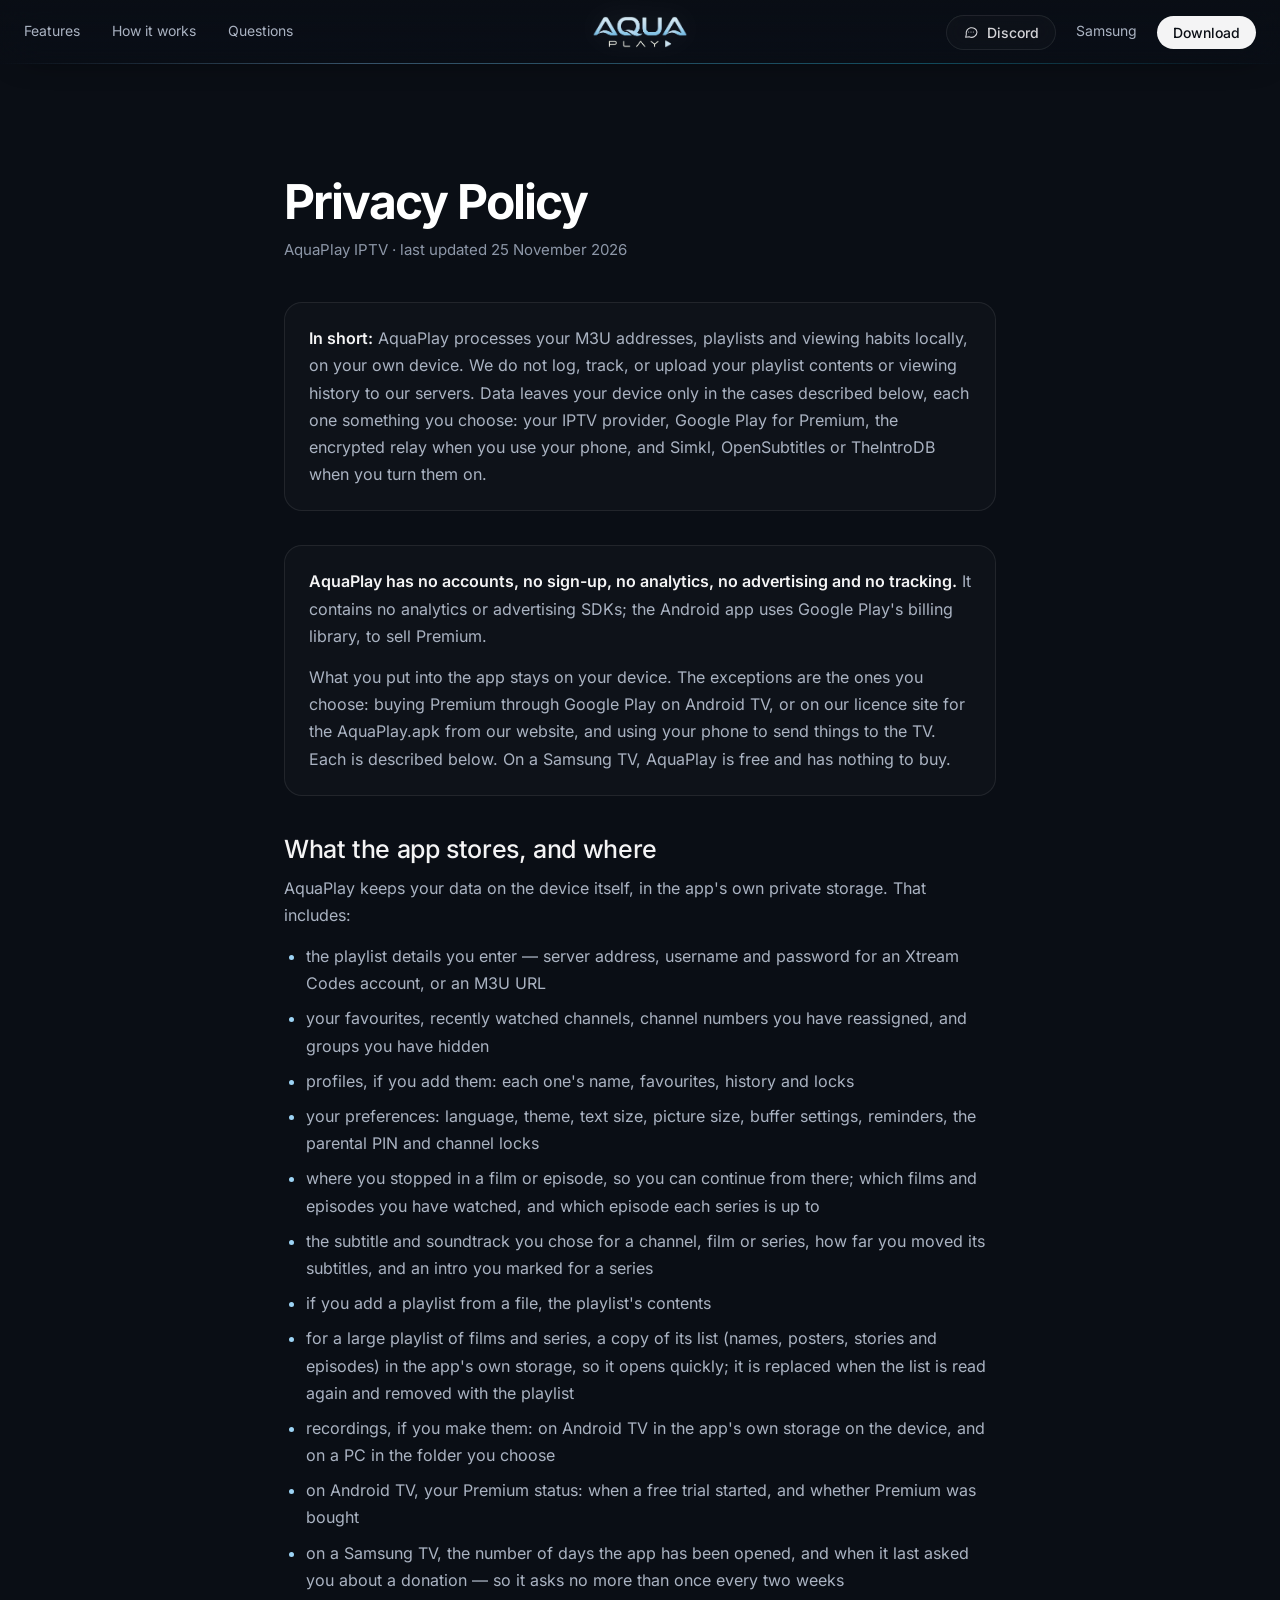
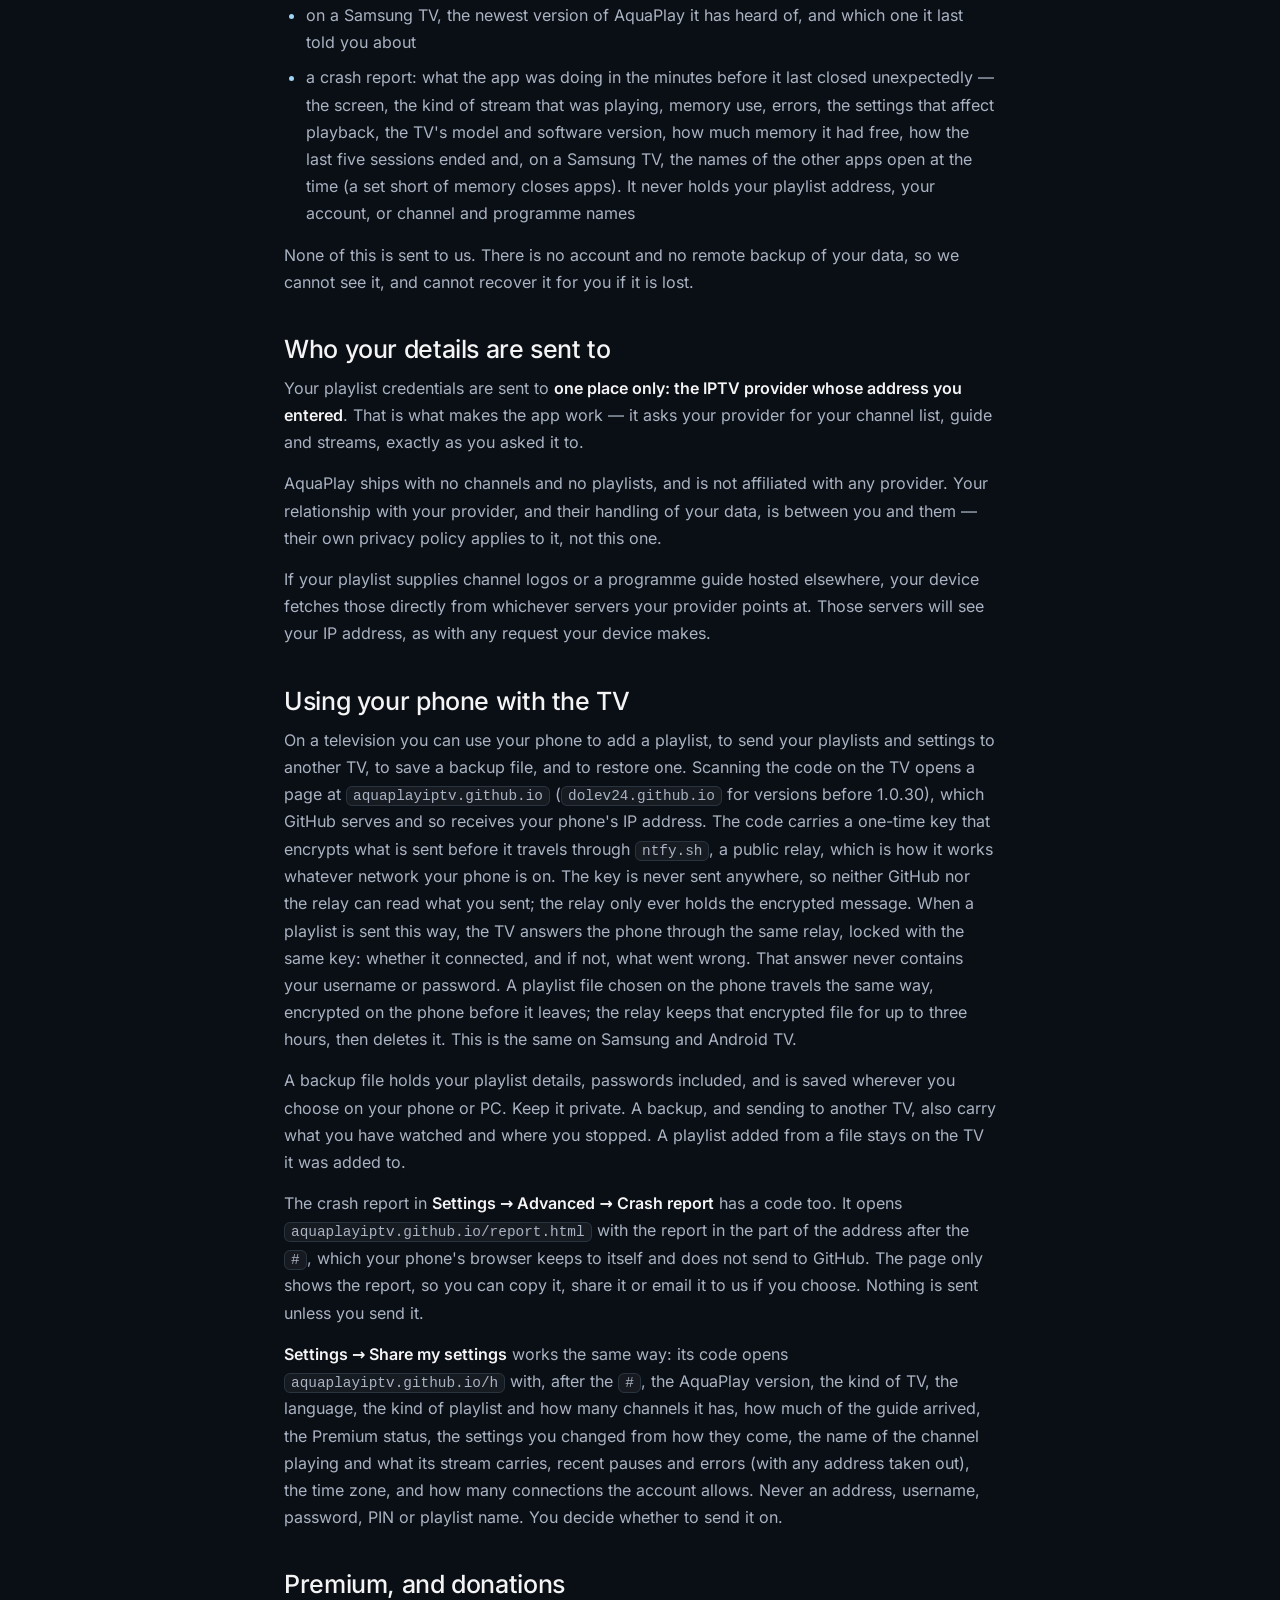
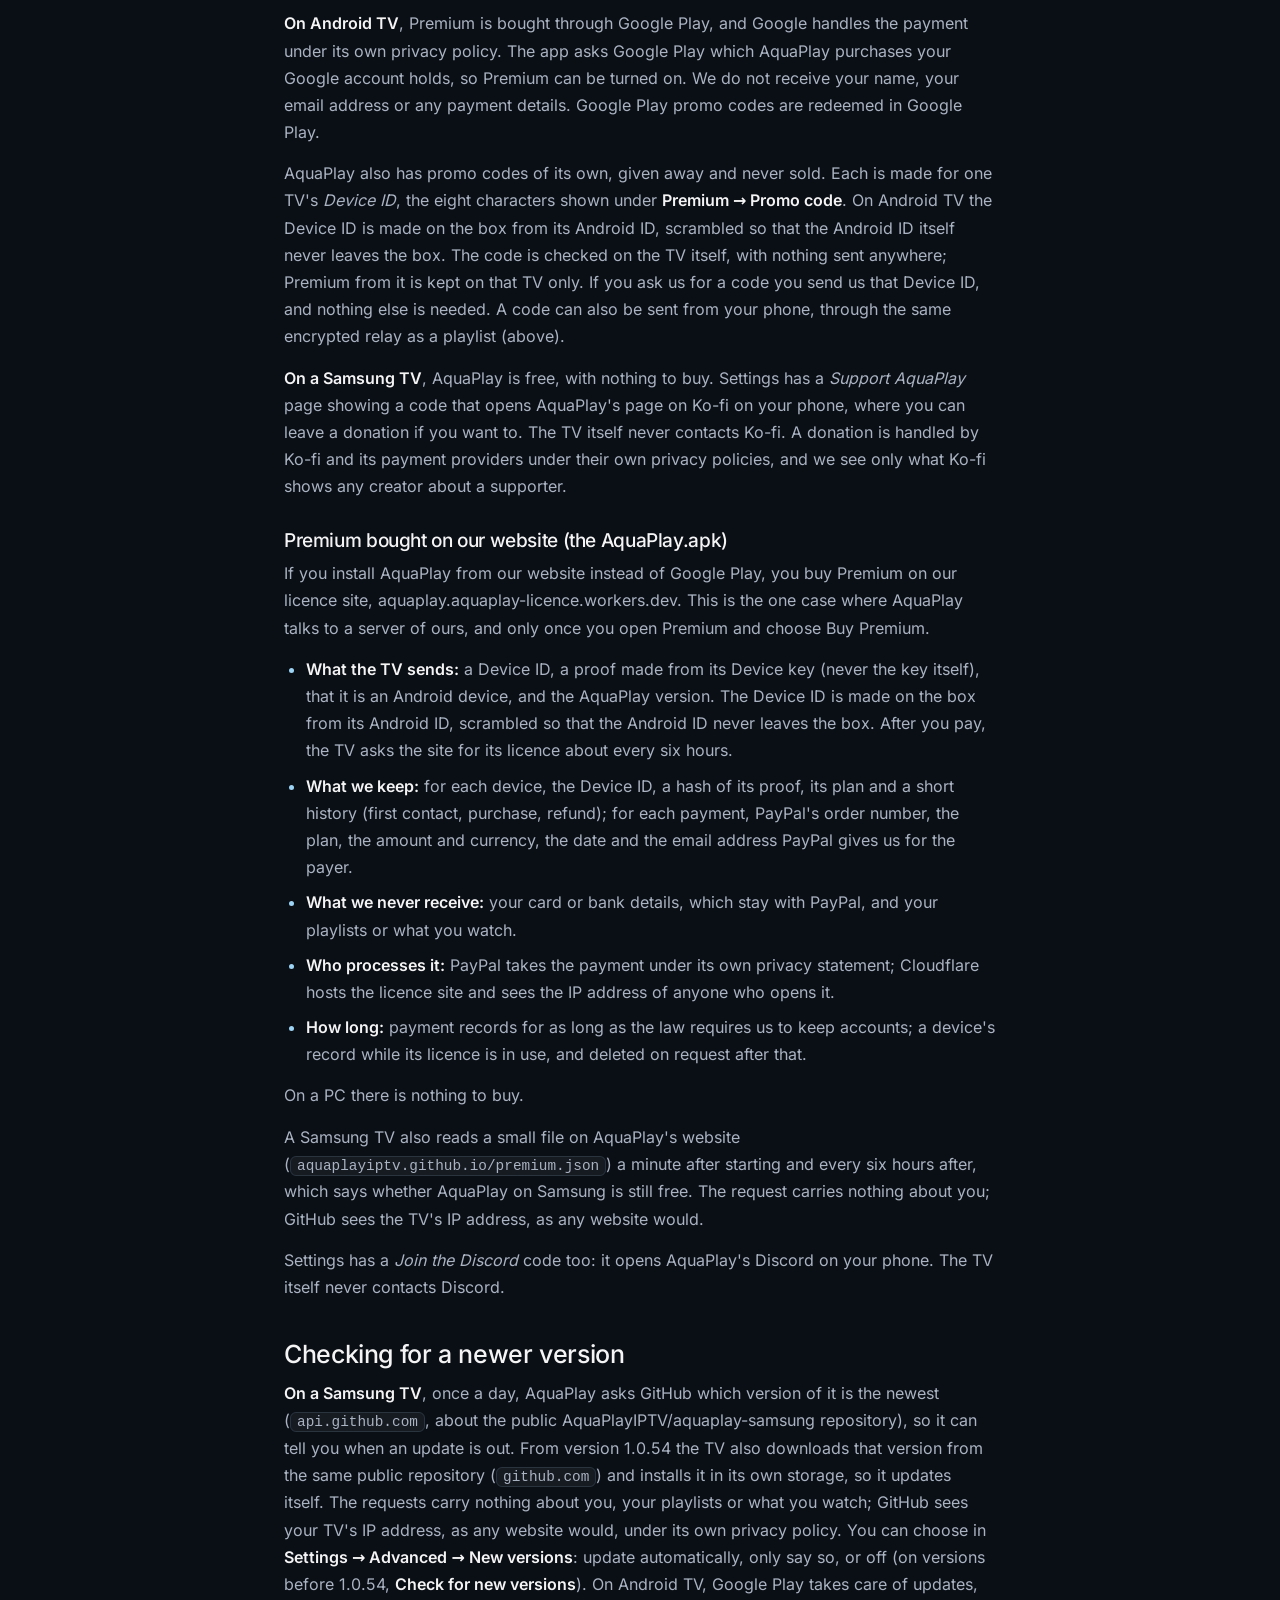
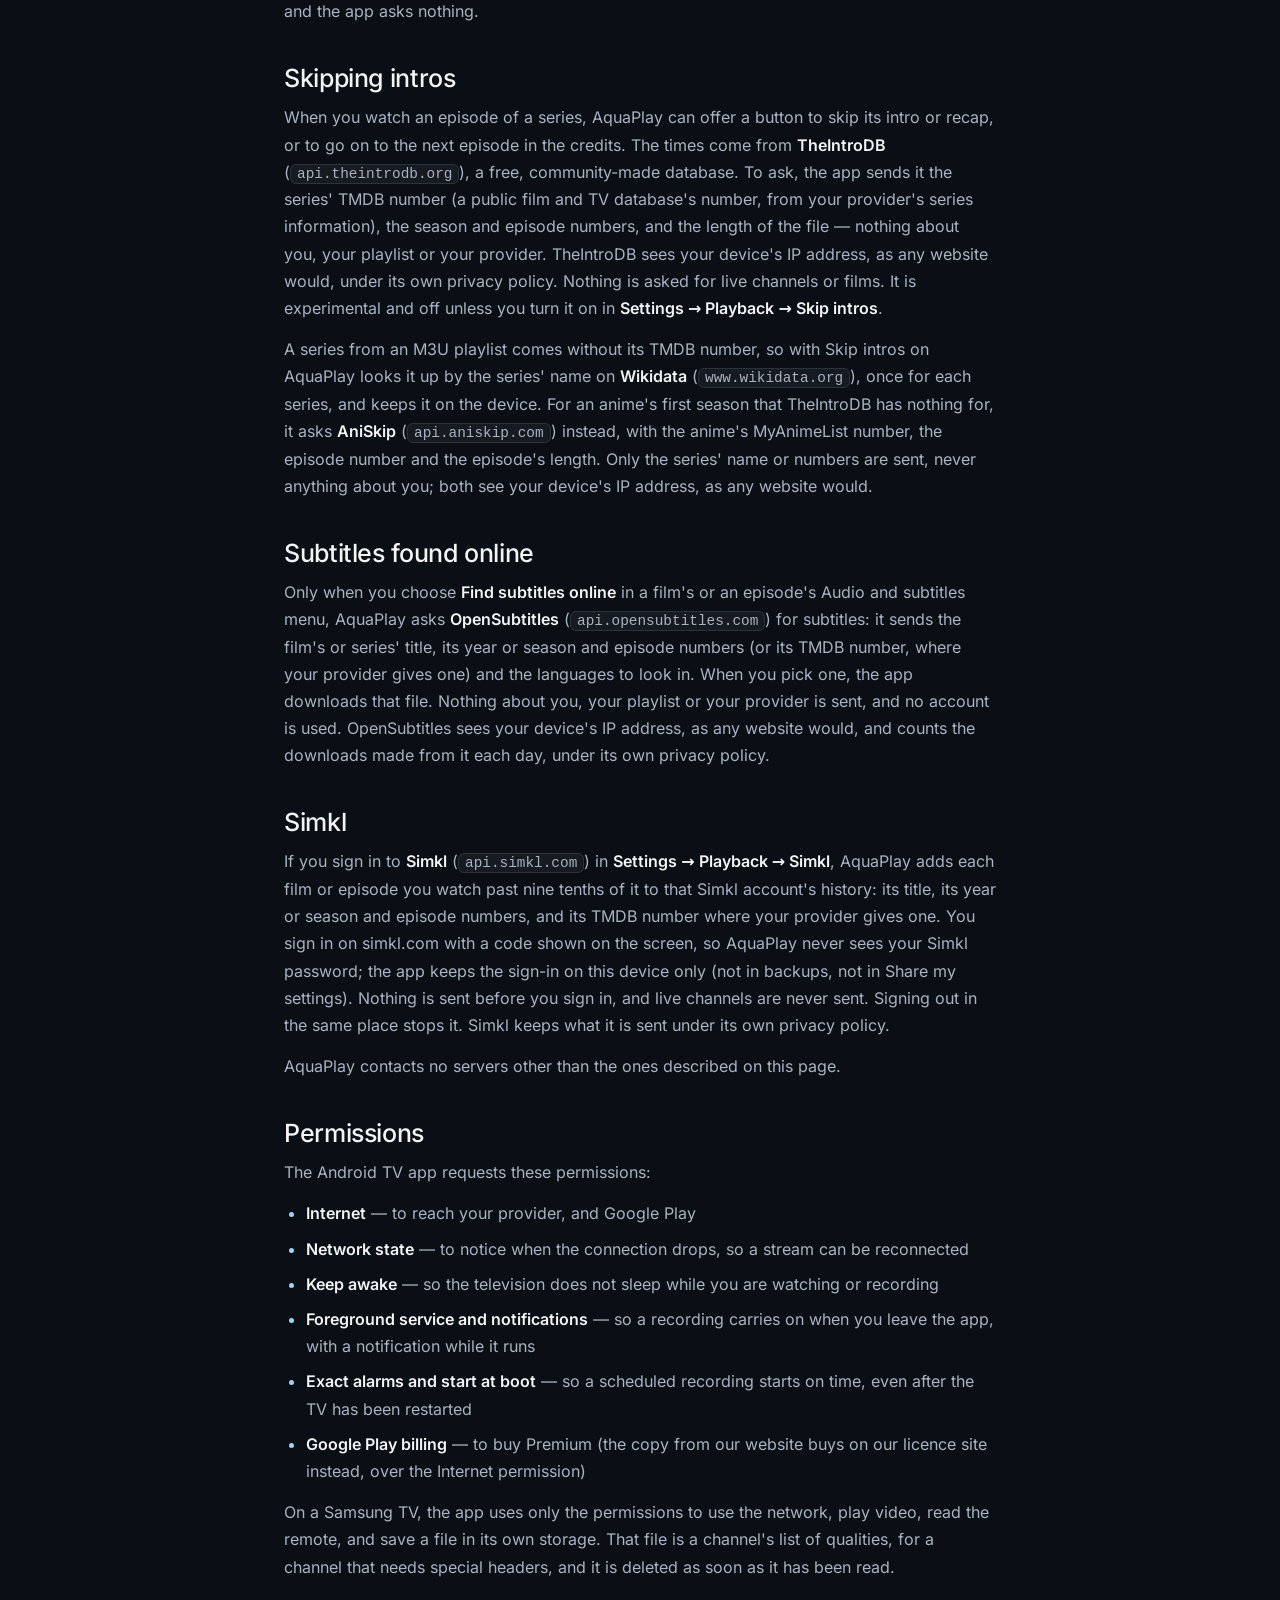
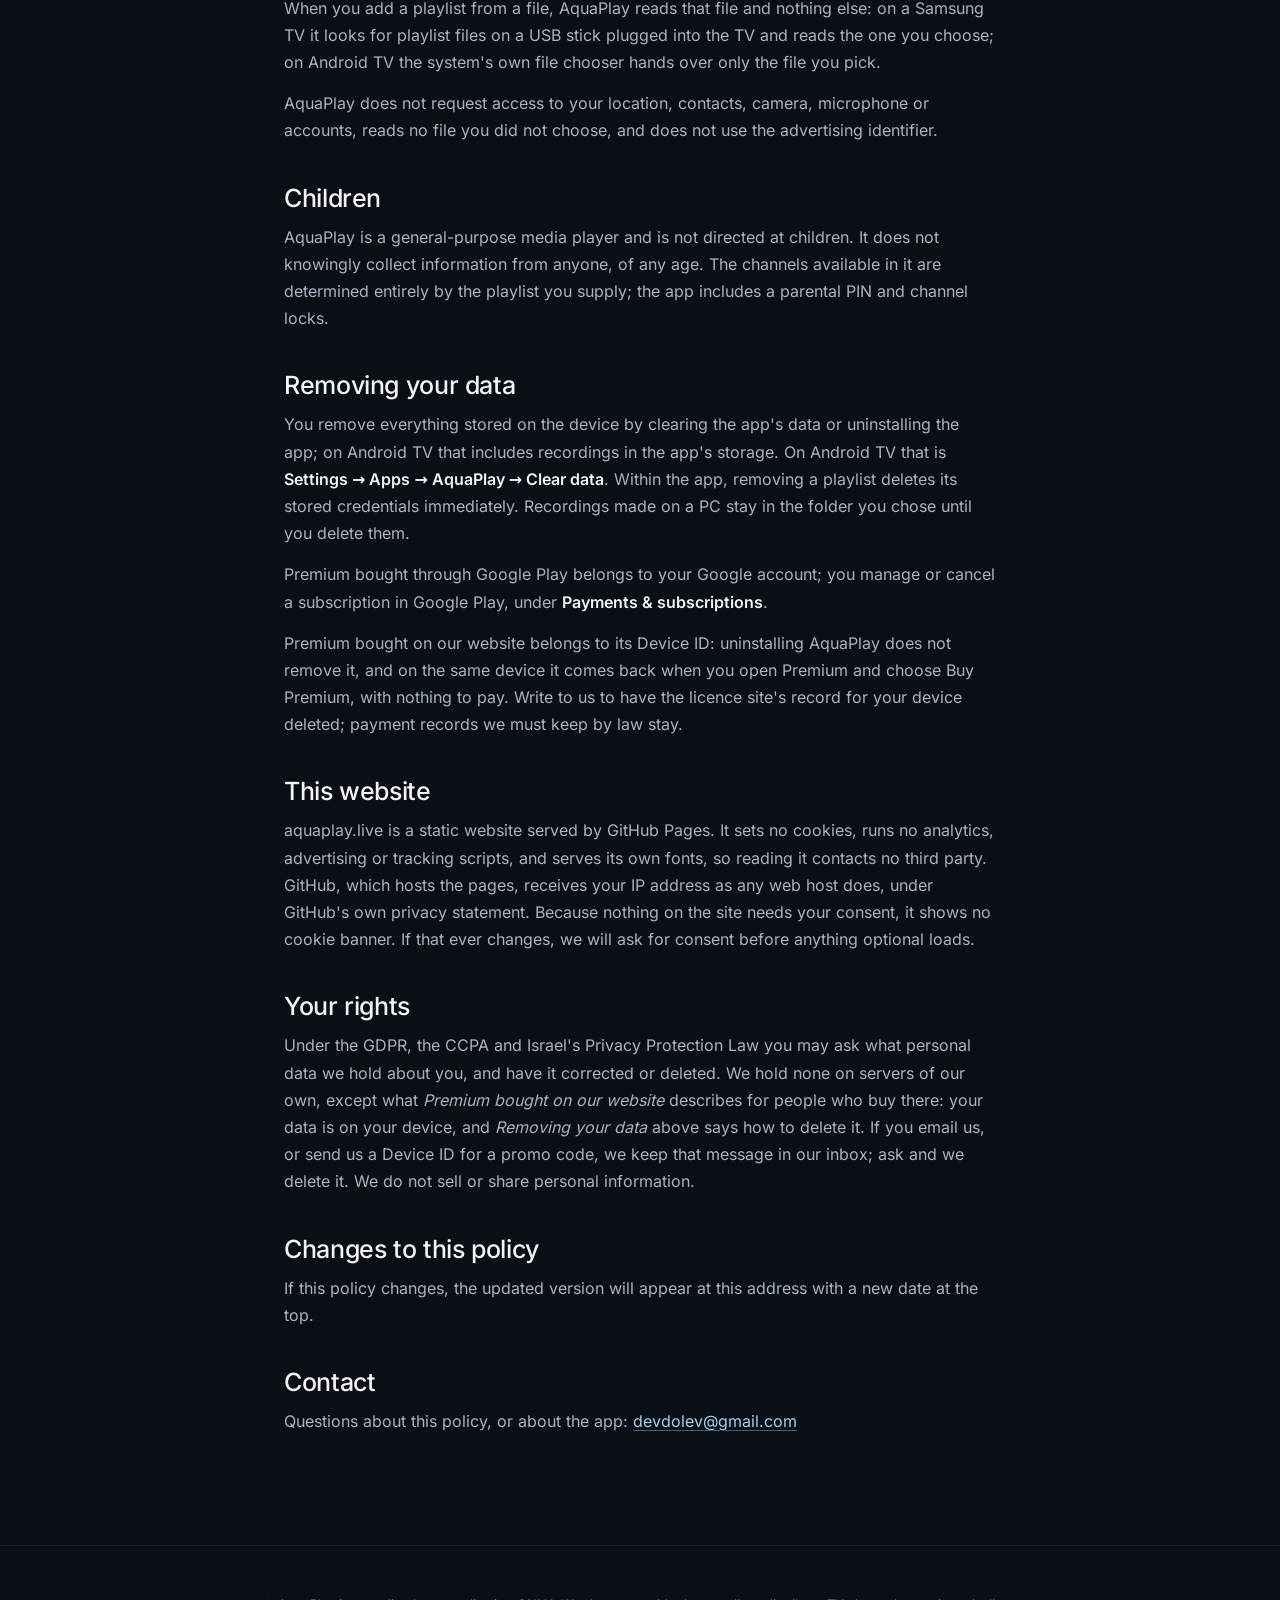
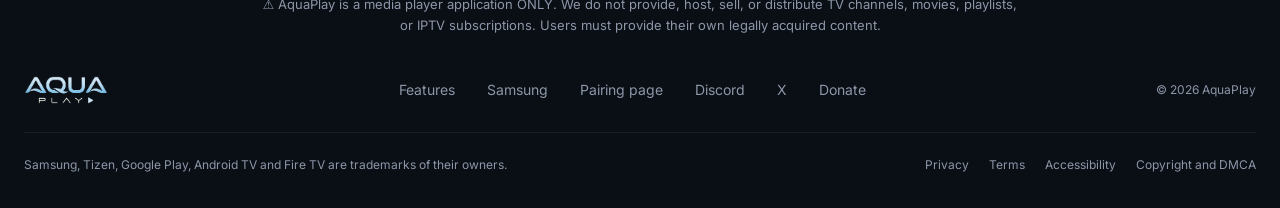
<file: privacy.html>
<!doctype html>
<html lang="en">
<head>
<meta charset="utf-8">
<meta name="viewport" content="width=device-width, initial-scale=1">
<title>AquaPlay: privacy policy</title>
<meta name="description" content="What the AquaPlay TV app and the aquaplay.live website do with your data: your playlists and viewing stay on your device.">
<link rel="icon" href="img/icon.png" type="image/png">
<meta name="theme-color" content="#0a0e15">
<link rel="preload" href="fonts/inter-latin.woff2" as="font" type="font/woff2" crossorigin>
<link rel="stylesheet" href="fonts/inter.css">
<link rel="stylesheet" href="aura.css">
</head>
<body>
<a class="skip" href="#top">Skip to content</a>
<div class="ground" aria-hidden="true"></div>
<div class="grid" aria-hidden="true"></div>
<div class="glow" aria-hidden="true"></div>

<header class="top">
  <div class="wrap bar">
    <nav aria-label="Main">
      <a href="features.html">Features</a>
      <a href="index.html#how">How it works</a>
      <a href="index.html#questions">Questions</a>
      <details class="menu"><summary aria-label="Menu">Menu</summary>
        <div class="menu-panel"><a href="features.html">Features</a><a href="index.html#how">How it works</a><a href="index.html#questions">Questions</a><a href="samsung.html">Samsung TV</a><a href="https://discord.gg/5A5mDrwK8w">Discord</a><a href="index.html#tvs">Download AquaPlay for free</a></div>
      </details>
    </nav>
    <a class="logo" href="index.html" aria-label="AquaPlay home"><img src="img/logo.png" alt="AquaPlay" width="900" height="300"></a>
    <div class="right">
      <a class="btn btn-ghost btn-sm discord" href="https://discord.gg/5A5mDrwK8w"><svg viewBox="0 0 24 24" fill="none" stroke="currentColor" stroke-width="1.6" stroke-linecap="round" stroke-linejoin="round" aria-hidden="true"><path d="M21 12a8 8 0 0 1-11.6 7.1L4 20l1-4.6A8 8 0 1 1 21 12Z"/><path d="M8.5 12h.01M12 12h.01M15.5 12h.01"/></svg>Discord</a>
      <a class="txt" href="samsung.html">Samsung</a>
      <a class="btn btn-white btn-sm" href="index.html#tvs">Download</a>
    </div>
  </div>
</header>

<main id="top">
  <div class="wrap prose-page">
<h1>Privacy Policy</h1>
  <p class="sub">AquaPlay IPTV · last updated 25 November 2026</p>

  <div class="lead">
    <p><strong>In short:</strong> AquaPlay processes your M3U addresses, playlists and viewing habits locally, on your own device. We do not log, track, or upload your playlist contents or viewing history to our servers. Data leaves your device only in the cases described below, each one something you choose: your IPTV provider, Google Play for Premium, the encrypted relay when you use your phone, and Simkl, OpenSubtitles or TheIntroDB when you turn them on.</p>
  </div>
  <div class="lead">
    <p><strong>AquaPlay has no accounts, no sign-up, no analytics, no advertising and no tracking.</strong> It contains no analytics or advertising SDKs; the Android app uses Google Play's billing library, to sell Premium.</p>
    <p>What you put into the app stays on your device. The exceptions are the ones you choose: buying Premium through Google Play on Android TV, or on our licence site for the AquaPlay.apk from our website, and using your phone to send things to the TV. Each is described below. On a Samsung TV, AquaPlay is free and has nothing to buy.</p>
  </div>

  <h2>What the app stores, and where</h2>
  <p>AquaPlay keeps your data on the device itself, in the app's own private storage. That includes:</p>
  <ul>
    <li>the playlist details you enter — server address, username and password for an Xtream Codes account, or an M3U URL</li>
    <li>your favourites, recently watched channels, channel numbers you have reassigned, and groups you have hidden</li>
    <li>profiles, if you add them: each one's name, favourites, history and locks</li>
    <li>your preferences: language, theme, text size, picture size, buffer settings, reminders, the parental PIN and channel locks</li>
    <li>where you stopped in a film or episode, so you can continue from there; which films and episodes you have watched, and which episode each series is up to</li>
    <li>the subtitle and soundtrack you chose for a channel, film or series, how far you moved its subtitles, and an intro you marked for a series</li>
    <li>if you add a playlist from a file, the playlist's contents</li>
    <li>for a large playlist of films and series, a copy of its list (names, posters, stories and episodes) in the app's own storage, so it opens quickly; it is replaced when the list is read again and removed with the playlist</li>
    <li>recordings, if you make them: on Android TV in the app's own storage on the device, and on a PC in the folder you choose</li>
    <li>on Android TV, your Premium status: when a free trial started, and whether Premium was bought</li>
    <li>on a Samsung TV, the number of days the app has been opened, and when it last asked you about a donation — so it asks no more than once every two weeks</li>
    <li>on a Samsung TV, the newest version of AquaPlay it has heard of, and which one it last told you about</li>
    <li>a crash report: what the app was doing in the minutes before it last closed unexpectedly — the screen, the kind of stream that was playing, memory use, errors, the settings that affect playback, the TV's model and software version, how much memory it had free, how the last five sessions ended and, on a Samsung TV, the names of the other apps open at the time (a set short of memory closes apps). It never holds your playlist address, your account, or channel and programme names</li>
  </ul>
  <p>None of this is sent to us. There is no account and no remote backup of your data, so we cannot see it, and cannot recover it for you if it is lost.</p>

  <h2>Who your details are sent to</h2>
  <p>Your playlist credentials are sent to <strong>one place only: the IPTV provider whose address you entered</strong>. That is what makes the app work — it asks your provider for your channel list, guide and streams, exactly as you asked it to.</p>
  <p>AquaPlay ships with no channels and no playlists, and is not affiliated with any provider. Your relationship with your provider, and their handling of your data, is between you and them — their own privacy policy applies to it, not this one.</p>
  <p>If your playlist supplies channel logos or a programme guide hosted elsewhere, your device fetches those directly from whichever servers your provider points at. Those servers will see your IP address, as with any request your device makes.</p>

  <h2>Using your phone with the TV</h2>
  <p>On a television you can use your phone to add a playlist, to send your playlists and settings to another TV, to save a backup file, and to restore one. Scanning the code on the TV opens a page at <code>aquaplayiptv.github.io</code> (<code>dolev24.github.io</code> for versions before 1.0.30), which GitHub serves and so receives your phone's IP address. The code carries a one-time key that encrypts what is sent before it travels through <code>ntfy.sh</code>, a public relay, which is how it works whatever network your phone is on. The key is never sent anywhere, so neither GitHub nor the relay can read what you sent; the relay only ever holds the encrypted message. When a playlist is sent this way, the TV answers the phone through the same relay, locked with the same key: whether it connected, and if not, what went wrong. That answer never contains your username or password. A playlist file chosen on the phone travels the same way, encrypted on the phone before it leaves; the relay keeps that encrypted file for up to three hours, then deletes it. This is the same on Samsung and Android TV.</p>
  <p>A backup file holds your playlist details, passwords included, and is saved wherever you choose on your phone or PC. Keep it private. A backup, and sending to another TV, also carry what you have watched and where you stopped. A playlist added from a file stays on the TV it was added to.</p>
  <p>The crash report in <strong>Settings → Advanced → Crash report</strong> has a code too. It opens <code>aquaplayiptv.github.io/report.html</code> with the report in the part of the address after the <code>#</code>, which your phone's browser keeps to itself and does not send to GitHub. The page only shows the report, so you can copy it, share it or email it to us if you choose. Nothing is sent unless you send it.</p>
  <p><strong>Settings → Share my settings</strong> works the same way: its code opens <code>aquaplayiptv.github.io/h</code> with, after the <code>#</code>, the AquaPlay version, the kind of TV, the language, the kind of playlist and how many channels it has, how much of the guide arrived, the Premium status, the settings you changed from how they come, the name of the channel playing and what its stream carries, recent pauses and errors (with any address taken out), the time zone, and how many connections the account allows. Never an address, username, password, PIN or playlist name. You decide whether to send it on.</p>

  <h2>Premium, and donations</h2>
  <p><strong>On Android TV</strong>, Premium is bought through Google Play, and Google handles the payment under its own privacy policy. The app asks Google Play which AquaPlay purchases your Google account holds, so Premium can be turned on. We do not receive your name, your email address or any payment details. Google Play promo codes are redeemed in Google Play.</p>
  <p>AquaPlay also has promo codes of its own, given away and never sold. Each is made for one TV's <em>Device ID</em>, the eight characters shown under <strong>Premium → Promo code</strong>. On Android TV the Device ID is made on the box from its Android ID, scrambled so that the Android ID itself never leaves the box. The code is checked on the TV itself, with nothing sent anywhere; Premium from it is kept on that TV only. If you ask us for a code you send us that Device ID, and nothing else is needed. A code can also be sent from your phone, through the same encrypted relay as a playlist (above).</p>
  <p><strong>On a Samsung TV</strong>, AquaPlay is free, with nothing to buy. Settings has a <em>Support AquaPlay</em> page showing a code that opens AquaPlay's page on Ko-fi on your phone, where you can leave a donation if you want to. The TV itself never contacts Ko-fi. A donation is handled by Ko-fi and its payment providers under their own privacy policies, and we see only what Ko-fi shows any creator about a supporter.</p>
  <h3>Premium bought on our website (the AquaPlay.apk)</h3>
  <p>If you install AquaPlay from our website instead of Google Play, you buy Premium on our licence site, aquaplay.aquaplay-licence.workers.dev. This is the one case where AquaPlay talks to a server of ours, and only once you open Premium and choose Buy Premium.</p>
  <ul>
    <li><strong>What the TV sends:</strong> a Device ID, a proof made from its Device key (never the key itself), that it is an Android device, and the AquaPlay version. The Device ID is made on the box from its Android ID, scrambled so that the Android ID never leaves the box. After you pay, the TV asks the site for its licence about every six hours.</li>
    <li><strong>What we keep:</strong> for each device, the Device ID, a hash of its proof, its plan and a short history (first contact, purchase, refund); for each payment, PayPal's order number, the plan, the amount and currency, the date and the email address PayPal gives us for the payer.</li>
    <li><strong>What we never receive:</strong> your card or bank details, which stay with PayPal, and your playlists or what you watch.</li>
    <li><strong>Who processes it:</strong> PayPal takes the payment under its own privacy statement; Cloudflare hosts the licence site and sees the IP address of anyone who opens it.</li>
    <li><strong>How long:</strong> payment records for as long as the law requires us to keep accounts; a device's record while its licence is in use, and deleted on request after that.</li>
  </ul>
  <p>On a PC there is nothing to buy.</p>
  <p>A Samsung TV also reads a small file on AquaPlay's website (<code>aquaplayiptv.github.io/premium.json</code>) a minute after starting and every six hours after, which says whether AquaPlay on Samsung is still free. The request carries nothing about you; GitHub sees the TV's IP address, as any website would.</p>
  <p>Settings has a <em>Join the Discord</em> code too: it opens AquaPlay's Discord on your phone. The TV itself never contacts Discord.</p>
  <h2>Checking for a newer version</h2>
  <p><strong>On a Samsung TV</strong>, once a day, AquaPlay asks GitHub which version of it is the newest (<code>api.github.com</code>, about the public AquaPlayIPTV/aquaplay-samsung repository), so it can tell you when an update is out. From version 1.0.54 the TV also downloads that version from the same public repository (<code>github.com</code>) and installs it in its own storage, so it updates itself. The requests carry nothing about you, your playlists or what you watch; GitHub sees your TV's IP address, as any website would, under its own privacy policy. You can choose in <strong>Settings → Advanced → New versions</strong>: update automatically, only say so, or off (on versions before 1.0.54, <strong>Check for new versions</strong>). On Android TV, Google Play takes care of updates, and the app asks nothing.</p>

  <h2>Skipping intros</h2>
  <p>When you watch an episode of a series, AquaPlay can offer a button to skip its intro or recap, or to go on to the next episode in the credits. The times come from <strong>TheIntroDB</strong> (<code>api.theintrodb.org</code>), a free, community-made database. To ask, the app sends it the series' TMDB number (a public film and TV database's number, from your provider's series information), the season and episode numbers, and the length of the file — nothing about you, your playlist or your provider. TheIntroDB sees your device's IP address, as any website would, under its own privacy policy. Nothing is asked for live channels or films. It is experimental and off unless you turn it on in <strong>Settings → Playback → Skip intros</strong>.</p>
  <p>A series from an M3U playlist comes without its TMDB number, so with Skip intros on AquaPlay looks it up by the series' name on <strong>Wikidata</strong> (<code>www.wikidata.org</code>), once for each series, and keeps it on the device. For an anime's first season that TheIntroDB has nothing for, it asks <strong>AniSkip</strong> (<code>api.aniskip.com</code>) instead, with the anime's MyAnimeList number, the episode number and the episode's length. Only the series' name or numbers are sent, never anything about you; both see your device's IP address, as any website would.</p>
  <h2>Subtitles found online</h2>
  <p>Only when you choose <strong>Find subtitles online</strong> in a film's or an episode's Audio and subtitles menu, AquaPlay asks <strong>OpenSubtitles</strong> (<code>api.opensubtitles.com</code>) for subtitles: it sends the film's or series' title, its year or season and episode numbers (or its TMDB number, where your provider gives one) and the languages to look in. When you pick one, the app downloads that file. Nothing about you, your playlist or your provider is sent, and no account is used. OpenSubtitles sees your device's IP address, as any website would, and counts the downloads made from it each day, under its own privacy policy.</p>

  <h2>Simkl</h2>
  <p>If you sign in to <strong>Simkl</strong> (<code>api.simkl.com</code>) in <strong>Settings → Playback → Simkl</strong>, AquaPlay adds each film or episode you watch past nine tenths of it to that Simkl account's history: its title, its year or season and episode numbers, and its TMDB number where your provider gives one. You sign in on simkl.com with a code shown on the screen, so AquaPlay never sees your Simkl password; the app keeps the sign-in on this device only (not in backups, not in Share my settings). Nothing is sent before you sign in, and live channels are never sent. Signing out in the same place stops it. Simkl keeps what it is sent under its own privacy policy.</p>
  <p>AquaPlay contacts no servers other than the ones described on this page.</p>

  <h2>Permissions</h2>
  <p>The Android TV app requests these permissions:</p>
  <ul>
    <li><strong>Internet</strong> — to reach your provider, and Google Play</li>
    <li><strong>Network state</strong> — to notice when the connection drops, so a stream can be reconnected</li>
    <li><strong>Keep awake</strong> — so the television does not sleep while you are watching or recording</li>
    <li><strong>Foreground service and notifications</strong> — so a recording carries on when you leave the app, with a notification while it runs</li>
    <li><strong>Exact alarms and start at boot</strong> — so a scheduled recording starts on time, even after the TV has been restarted</li>
    <li><strong>Google Play billing</strong> — to buy Premium (the copy from our website buys on our licence site instead, over the Internet permission)</li>
  </ul>
  <p>On a Samsung TV, the app uses only the permissions to use the network, play video, read the remote, and save a file in its own storage. That file is a channel's list of qualities, for a channel that needs special headers, and it is deleted as soon as it has been read.</p>
  <p>When you add a playlist from a file, AquaPlay reads that file and nothing else: on a Samsung TV it looks for playlist files on a USB stick plugged into the TV and reads the one you choose; on Android TV the system's own file chooser hands over only the file you pick.</p>
  <p>AquaPlay does not request access to your location, contacts, camera, microphone or accounts, reads no file you did not choose, and does not use the advertising identifier.</p>

  <h2>Children</h2>
  <p>AquaPlay is a general-purpose media player and is not directed at children. It does not knowingly collect information from anyone, of any age. The channels available in it are determined entirely by the playlist you supply; the app includes a parental PIN and channel locks.</p>

  <h2>Removing your data</h2>
  <p>You remove everything stored on the device by clearing the app's data or uninstalling the app; on Android TV that includes recordings in the app's storage. On Android TV that is <strong>Settings → Apps → AquaPlay → Clear data</strong>. Within the app, removing a playlist deletes its stored credentials immediately. Recordings made on a PC stay in the folder you chose until you delete them.</p>
  <p>Premium bought through Google Play belongs to your Google account; you manage or cancel a subscription in Google Play, under <strong>Payments &amp; subscriptions</strong>.</p>
  <p>Premium bought on our website belongs to its Device ID: uninstalling AquaPlay does not remove it, and on the same device it comes back when you open Premium and choose Buy Premium, with nothing to pay. Write to us to have the licence site's record for your device deleted; payment records we must keep by law stay.</p>

  <h2>This website</h2>
  <p>aquaplay.live is a static website served by GitHub Pages. It sets no cookies, runs no analytics, advertising or tracking scripts, and serves its own fonts, so reading it contacts no third party. GitHub, which hosts the pages, receives your IP address as any web host does, under GitHub's own privacy statement. Because nothing on the site needs your consent, it shows no cookie banner. If that ever changes, we will ask for consent before anything optional loads.</p>

  <h2>Your rights</h2>
  <p>Under the GDPR, the CCPA and Israel's Privacy Protection Law you may ask what personal data we hold about you, and have it corrected or deleted. We hold none on servers of our own, except what <em>Premium bought on our website</em> describes for people who buy there: your data is on your device, and <em>Removing your data</em> above says how to delete it. If you email us, or send us a Device ID for a promo code, we keep that message in our inbox; ask and we delete it. We do not sell or share personal information.</p>

  <h2>Changes to this policy</h2>
  <p>If this policy changes, the updated version will appear at this address with a new date at the top.</p>

  <h2>Contact</h2>
  <p>Questions about this policy, or about the app: <a href="mailto:devdolev@gmail.com">devdolev@gmail.com</a></p>
  </div>
</main>

<footer>
  <div class="wrap">
    <p class="notice">⚠️ AquaPlay is a media player application ONLY. We do not provide, host, sell, or distribute TV channels, movies, playlists, or IPTV subscriptions. Users must provide their own legally acquired content.</p>
    <div class="frow">
      <a href="index.html" aria-label="AquaPlay home"><img src="img/logo.png" alt="AquaPlay" width="900" height="300"></a>
      <nav aria-label="Footer">
        <a href="features.html">Features</a><a href="samsung.html">Samsung</a><a href="https://aquaplay.live/pair.html">Pairing page</a><a href="https://discord.gg/5A5mDrwK8w">Discord</a><a href="https://x.com/AquaPlayIPTV">X</a><a href="https://ko-fi.com/devdolev">Donate</a>
      </nav>
      <small>© 2026 AquaPlay</small>
    </div>
    <div class="legal">
      <span>Samsung, Tizen, Google Play, Android TV and Fire TV are trademarks of their owners.</span>
      <span><a href="privacy.html">Privacy</a><a href="terms-of-service.html">Terms</a><a href="accessibility-statement.html">Accessibility</a><a href="dmca.html">Copyright and DMCA</a></span>
    </div>
  </div>
</footer>
<script>/* the phone menu closes after a pick, a tap outside, or Escape */
addEventListener("click",e=>{const m=document.querySelector(".menu[open]");if(m&&(e.target.closest(".menu-panel a")||!e.target.closest(".menu")))m.open=false});
addEventListener("keydown",e=>{const m=document.querySelector(".menu[open]");if(m&&e.key==="Escape"){m.open=false;m.querySelector("summary").focus()}});</script>
</body>
</html>
</file>
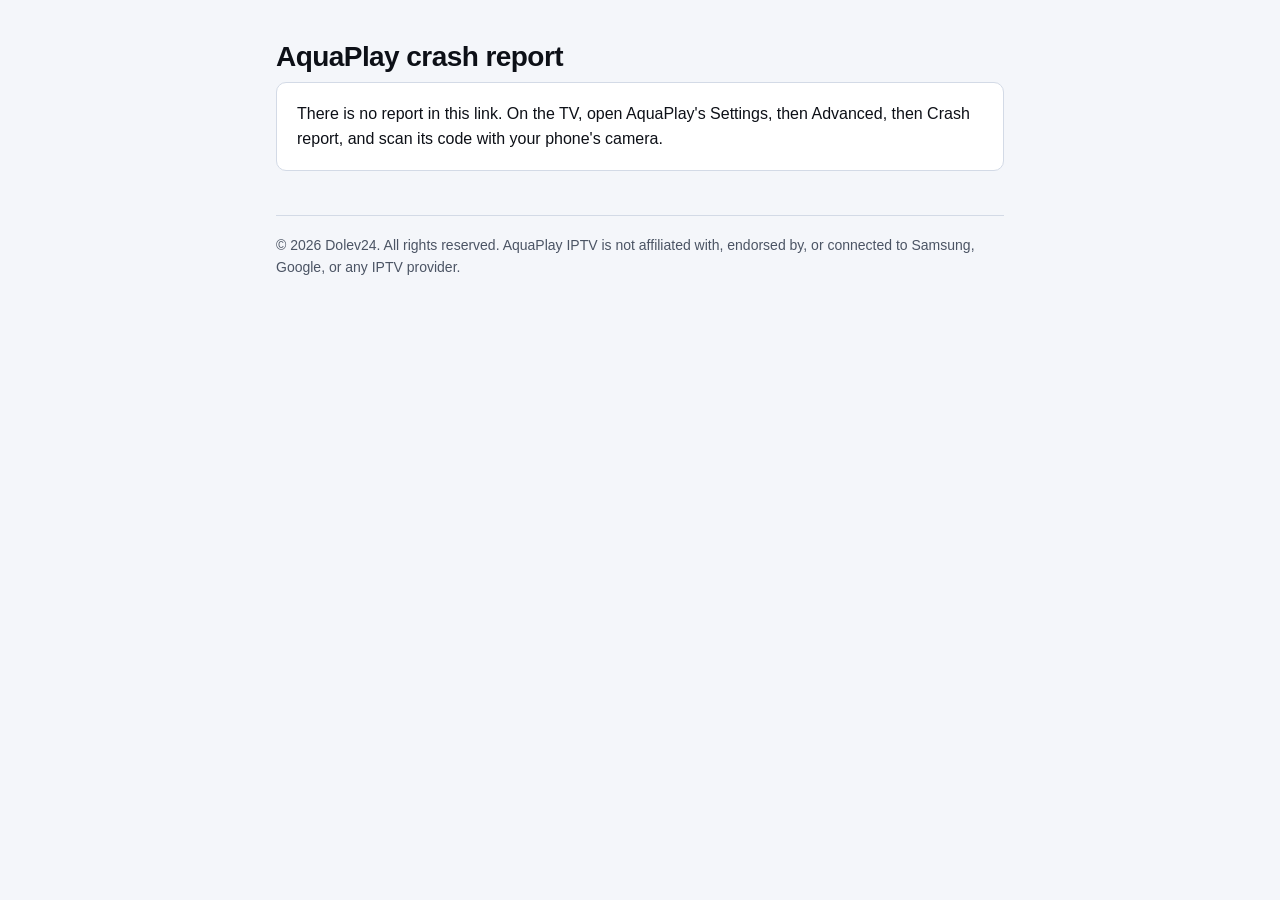
<file: report.html>
<!doctype html>
<html lang="en">
<head>
<meta charset="utf-8">
<meta name="viewport" content="width=device-width, initial-scale=1">
<meta name="robots" content="noindex">
<title>AquaPlay IPTV — Crash report</title>
<!-- A crash report from AquaPlay on a TV (app/js/crash.js), opened by
     scanning its code in Settings, Advanced, Crash report. The report is in
     the address after the #, which a browser keeps to itself: this page is
     the same for everybody, reads it from there, shows it, and copies or
     shares it when asked. Nothing is sent anywhere by the page. -->
<style>
  :root{
    --bg:#0a0c10; --raised:#101319; --line:#232833;
    --text:#e8ecf3; --dim:#a2aab8; --accent:#6ea2ff; --on-accent:#0a0c10;
  }
  @media (prefers-color-scheme: light){
    :root{
      --bg:#f4f6fa; --raised:#ffffff; --line:#d3dae6;
      --text:#0d1017; --dim:#4b5464; --accent:#1f57bb; --on-accent:#ffffff;
    }
  }
  *{ box-sizing:border-box; }
  body{
    margin:0; background:var(--bg); color:var(--text);
    font:16px/1.6 -apple-system, "Segoe UI", Roboto, Helvetica, Arial, sans-serif;
    -webkit-font-smoothing:antialiased;
  }
  main{ max-width:760px; margin:0 auto; padding:40px 16px 72px; }
  h1{ font-size:28px; line-height:1.2; margin:0 0 8px; letter-spacing:-.02em; }
  .sub{ color:var(--dim); margin:0 0 24px; }
  .actions{ display:flex; gap:10px; flex-wrap:wrap; margin:0 0 18px; }
  button, .button{
    font:inherit; font-weight:600; padding:11px 20px; border-radius:10px; cursor:pointer;
    border:1px solid var(--line); background:var(--raised); color:var(--text); text-decoration:none;
  }
  button.primary{ background:var(--accent); border-color:var(--accent); color:var(--on-accent); }
  .said{ color:var(--accent); font-weight:600; min-height:1.6em; margin:0 0 12px; }
  pre{
    margin:0; padding:16px; background:var(--raised); border:1px solid var(--line); border-radius:10px;
    font:13px/1.55 ui-monospace, "Cascadia Mono", Consolas, monospace;
    white-space:pre-wrap; word-break:break-word; overflow-wrap:anywhere;
  }
  .none{ background:var(--raised); border:1px solid var(--line); border-radius:10px; padding:18px 20px; }
  footer{
    margin-top:44px; padding-top:18px; border-top:1px solid var(--line);
    color:var(--dim); font-size:14px;
  }
  .hidden{ display:none; }
</style>
</head>
<body>
<main>
  <h1>AquaPlay crash report</h1>
  <p class="sub" id="sub">What AquaPlay was doing on your TV. It has no playlist address, account or channel names in it. Copy it, share it or email it to AquaPlay's developer, with a word about what happened.</p>

  <div id="has" class="hidden">
    <div class="actions">
      <button class="primary" id="copy" type="button">Copy</button>
      <button id="share" type="button" class="hidden">Share</button>
      <a class="button" id="mail" href="mailto:devdolev@gmail.com">Email it</a>
    </div>
    <p class="said" id="said" aria-live="polite"></p>
    <pre id="text"></pre>
  </div>

  <div id="none" class="none hidden">
    There is no report in this link. On the TV, open AquaPlay's Settings, then Advanced, then Crash report, and scan its code with your phone's camera.
  </div>

  <footer>
    © 2026 Dolev24. All rights reserved.
    AquaPlay IPTV is not affiliated with, endorsed by, or connected to Samsung, Google, or any IPTV provider.
  </footer>
</main>
<script>
(function () {
  'use strict';
  /* The app writes a space as + and everything a # cannot carry as %XX
     (crash.js, enc); a + of its own comes as %2B. */
  var raw = location.hash.slice(1), text = '';
  try { text = decodeURIComponent(raw.replace(/\+/g, ' ')); } catch (e) { text = ''; }
  var $ = function (id) { return document.getElementById(id); };
  if (!text) { $('none').classList.remove('hidden'); $('sub').classList.add('hidden'); return; }
  $('has').classList.remove('hidden');
  $('text').textContent = text;
  /* The address the privacy policy gives for questions about the app. */
  $('mail').href = 'mailto:devdolev@gmail.com?subject=' + encodeURIComponent('AquaPlay crash report') +
    '&body=' + encodeURIComponent('What happened:\n\n\n' + text);
  var say = function (s) { $('said').textContent = s; };

  function copyOld() {
    var t = document.createElement('textarea');
    t.value = text; t.setAttribute('readonly', ''); t.style.position = 'fixed'; t.style.opacity = '0';
    document.body.appendChild(t); t.select();
    var ok = false;
    try { ok = document.execCommand('copy'); } catch (e) { ok = false; }
    document.body.removeChild(t);
    return ok;
  }
  $('copy').addEventListener('click', function () {
    var done = function () { say('Copied. Paste it in your message.'); };
    var fail = function () { say(copyOld() ? 'Copied. Paste it in your message.' : 'Could not copy: select the text below and copy it.'); };
    if (navigator.clipboard && navigator.clipboard.writeText) navigator.clipboard.writeText(text).then(done, fail);
    else fail();
  });
  if (navigator.share) {
    $('share').classList.remove('hidden');
    $('share').addEventListener('click', function () {
      navigator.share({ title: 'AquaPlay crash report', text: text }).catch(function () {});
    });
  }
})();
</script>
</body>
</html>
</file>
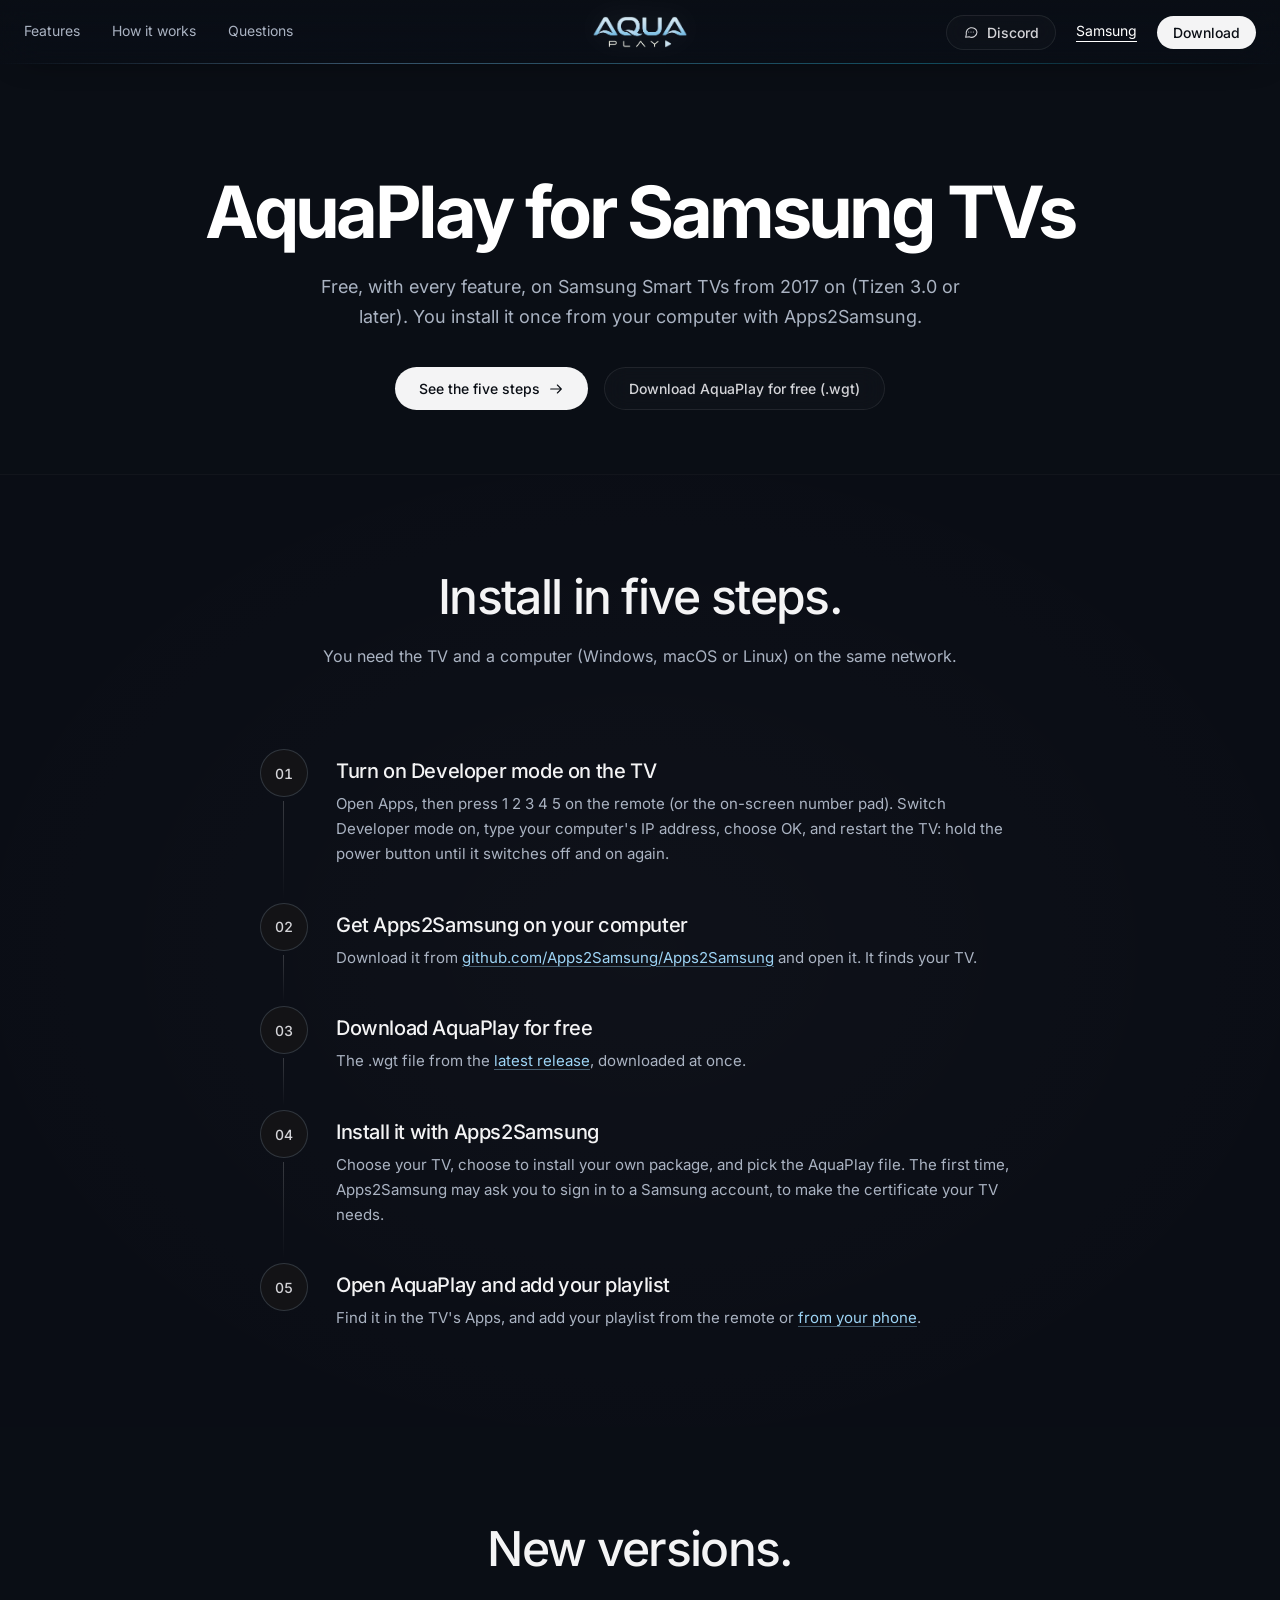
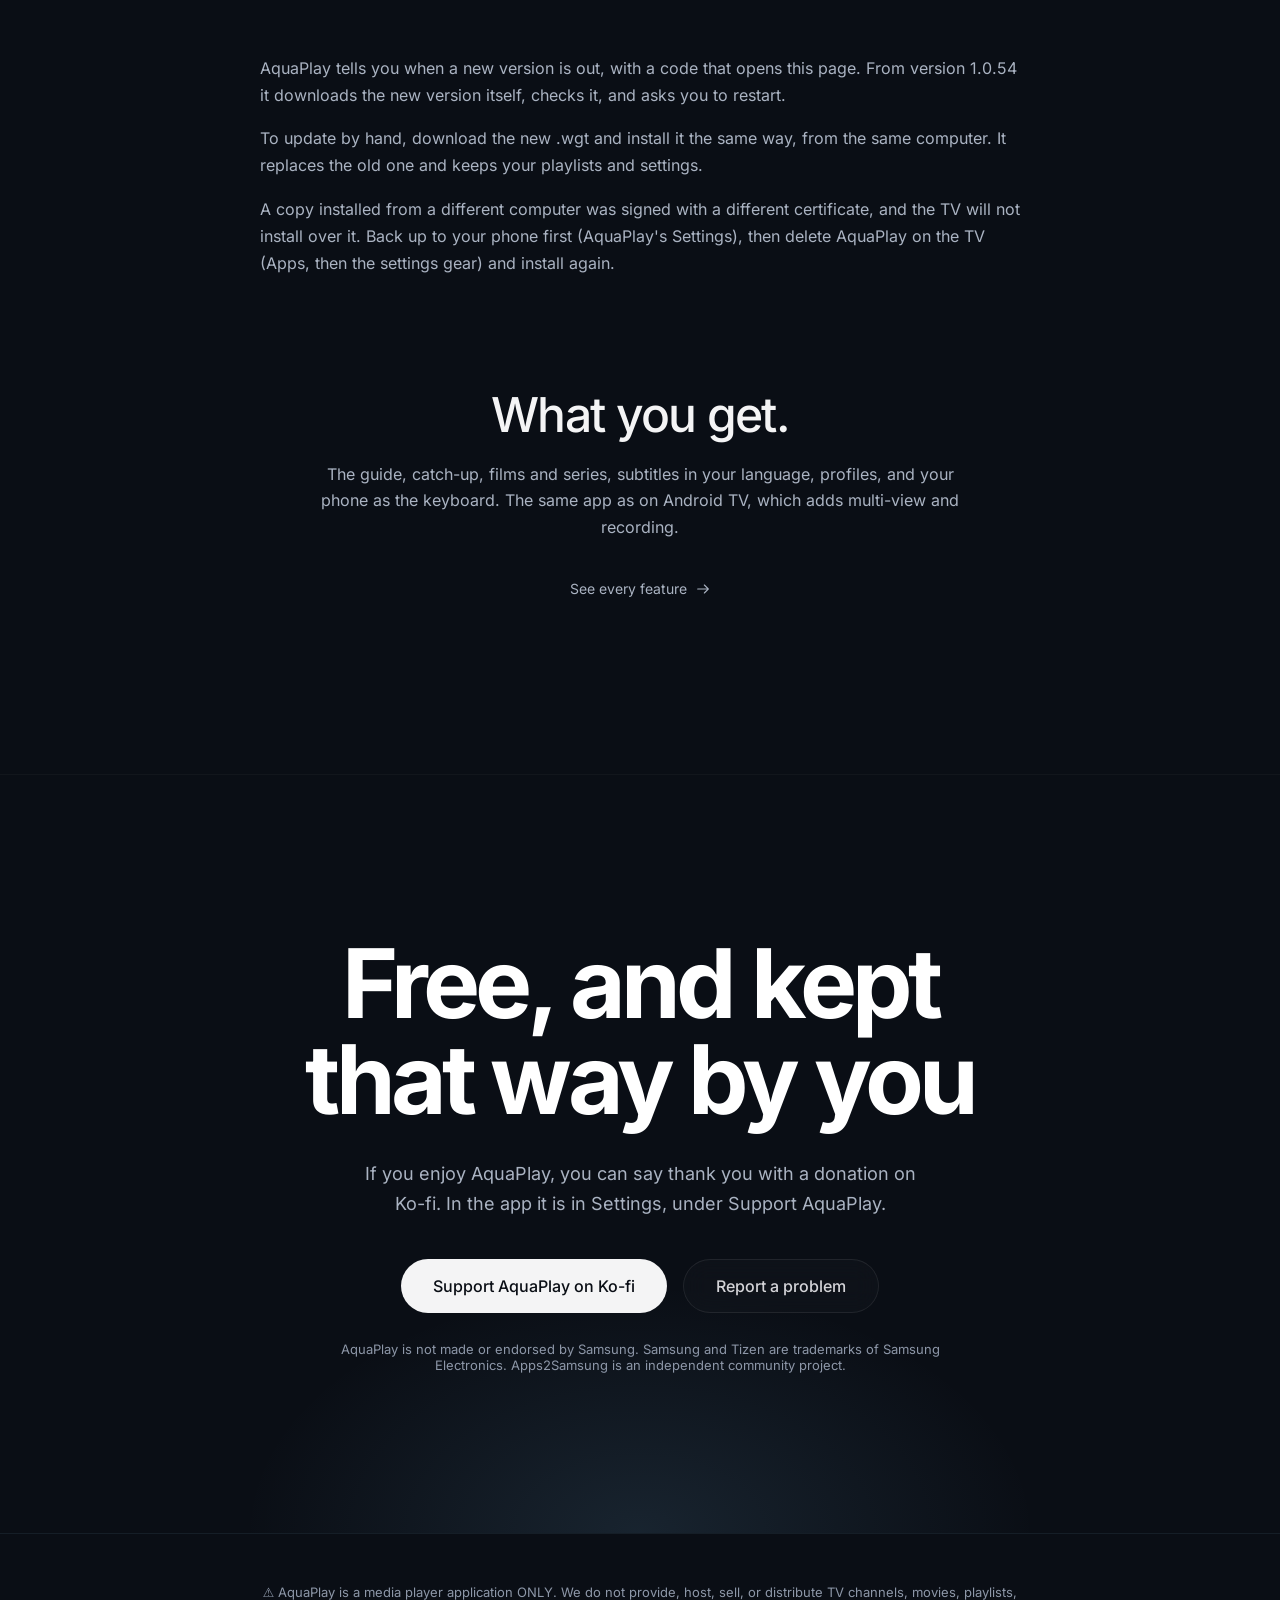
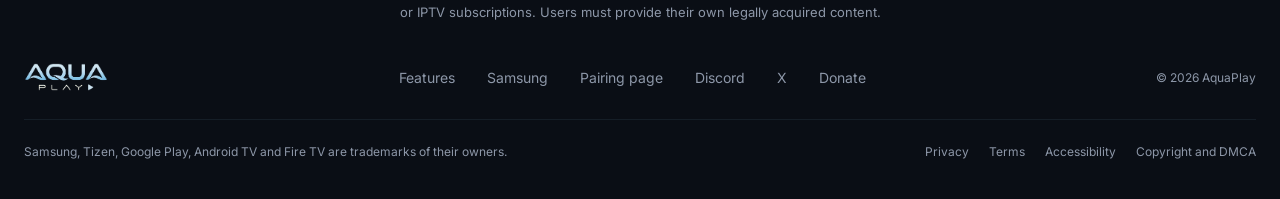
<file: samsung.html>
<!doctype html>
<html lang="en">
<head>
<meta charset="utf-8">
<meta name="viewport" content="width=device-width, initial-scale=1">
<title>AquaPlay for Samsung TVs: free IPTV player, installed with Apps2Samsung</title>
<meta name="description" content="AquaPlay is free on Samsung Smart TVs from 2017 (Tizen 3.0 or later). Install it from your computer with Apps2Samsung in five steps.">
<link rel="icon" href="img/icon.png" type="image/png">
<meta name="theme-color" content="#0a0e15">
<link rel="preload" href="fonts/inter-latin.woff2" as="font" type="font/woff2" crossorigin>
<link rel="stylesheet" href="fonts/inter.css">
<link rel="stylesheet" href="aura.css">
</head>
<body>
<a class="skip" href="#top">Skip to content</a>
<div class="ground" aria-hidden="true"></div>
<div class="grid" aria-hidden="true"></div>
<div class="glow" aria-hidden="true"></div>

<header class="top">
  <div class="wrap bar">
    <nav aria-label="Main">
      <a href="features.html">Features</a>
      <a href="index.html#how">How it works</a>
      <a href="index.html#questions">Questions</a>
      <details class="menu"><summary aria-label="Menu">Menu</summary>
        <div class="menu-panel"><a href="features.html">Features</a><a href="index.html#how">How it works</a><a href="index.html#questions">Questions</a><a href="samsung.html">Samsung TV</a><a href="https://discord.gg/5A5mDrwK8w">Discord</a><a href="index.html#tvs">Download AquaPlay for free</a></div>
      </details>
    </nav>
    <a class="logo" href="index.html" aria-label="AquaPlay home"><img src="img/logo.png" alt="AquaPlay" width="900" height="300"></a>
    <div class="right">
      <a class="btn btn-ghost btn-sm discord" href="https://discord.gg/5A5mDrwK8w"><svg viewBox="0 0 24 24" fill="none" stroke="currentColor" stroke-width="1.6" stroke-linecap="round" stroke-linejoin="round" aria-hidden="true"><path d="M21 12a8 8 0 0 1-11.6 7.1L4 20l1-4.6A8 8 0 1 1 21 12Z"/><path d="M8.5 12h.01M12 12h.01M15.5 12h.01"/></svg>Discord</a>
      <a class="txt" href="samsung.html" aria-current="page">Samsung</a>
      <a class="btn btn-white btn-sm" href="index.html#tvs">Download</a>
    </div>
  </div>
</header>

<main id="top">
  <section class="page-hero wrap" aria-labelledby="hero-h">
    <h1 id="hero-h" class="in" style="--d:.05s">AquaPlay for Samsung TVs</h1>
    <p class="lead in" style="--d:.15s">Free, with every feature, on Samsung Smart TVs from 2017 on (Tizen 3.0 or later). You install it once from your computer with Apps2Samsung.</p>
    <div class="ctas in" style="--d:.25s">
      <a class="btn btn-white" href="#install">See the five steps <svg viewBox="0 0 24 24" fill="none" stroke="currentColor" stroke-width="1.6" stroke-linecap="round" stroke-linejoin="round" aria-hidden="true"><path d="M4 12h16m0 0-6-6m6 6-6 6"/></svg></a>
      <a class="btn btn-ghost" data-wgt href="https://github.com/AquaPlayIPTV/aquaplay-samsung/releases/latest">Download AquaPlay for free (.wgt)</a>
    </div>
  </section>

  <section class="steps-sec" id="install" aria-labelledby="install-h">
    <div class="wrap block">
      <div class="head center">
        <h2 id="install-h">Install in five steps.</h2>
        <p class="lead">You need the TV and a computer (Windows, macOS or Linux) on the same network.</p>
      </div>
      <ol class="vsteps">
        <li><span class="n">01</span>
          <h3>Turn on Developer mode on the TV</h3><p>Open Apps, then press 1 2 3 4 5 on the remote (or the on-screen number pad). Switch Developer mode on, type your computer's IP address, choose OK, and restart the TV: hold the power button until it switches off and on again.</p></li>
        <li><span class="n">02</span>
          <h3>Get Apps2Samsung on your computer</h3><p>Download it from <a href="https://github.com/Apps2Samsung/Apps2Samsung">github.com/Apps2Samsung/Apps2Samsung</a> and open it. It finds your TV.</p></li>
        <li><span class="n">03</span>
          <h3>Download AquaPlay for free</h3><p>The .wgt file from the <a data-wgt href="https://github.com/AquaPlayIPTV/aquaplay-samsung/releases/latest">latest release</a>, downloaded at once.</p></li>
        <li><span class="n">04</span>
          <h3>Install it with Apps2Samsung</h3><p>Choose your TV, choose to install your own package, and pick the AquaPlay file. The first time, Apps2Samsung may ask you to sign in to a Samsung account, to make the certificate your TV needs.</p></li>
        <li><span class="n">05</span>
          <h3>Open AquaPlay and add your playlist</h3><p>Find it in the TV's Apps, and add your playlist from the remote or <a href="https://aquaplay.live/pair.html">from your phone</a>.</p></li>
      </ol>
    </div>
  </section>

  <section class="block wrap" id="update" aria-labelledby="update-h">
    <div class="head center"><h2 id="update-h">New versions.</h2></div>
    <div class="prose-copy">
      <div class="aq-prose" style="margin-top:32px">
        <p>AquaPlay tells you when a new version is out, with a code that opens this page. From version 1.0.54 it downloads the new version itself, checks it, and asks you to restart.</p>
        <p>To update by hand, download the new .wgt and install it the same way, from the same computer. It replaces the old one and keeps your playlists and settings.</p>
        <p>A copy installed from a different computer was signed with a different certificate, and the TV will not install over it. Back up to your phone first (AquaPlay's Settings), then delete AquaPlay on the TV (Apps, then the settings gear) and install again.</p>
      </div>
    </div>
  </section>

  <section class="block wrap" id="more" aria-labelledby="more-h" style="padding-top:0">
    <div class="head center">
      <h2 id="more-h">What you get.</h2>
      <p class="lead">The guide, catch-up, films and series, subtitles in your language, profiles, and your phone as the keyboard. The same app as on Android TV, which adds multi-view and recording.</p>
      <a class="more" href="features.html">See every feature <svg viewBox="0 0 24 24" fill="none" stroke="currentColor" stroke-width="1.6" stroke-linecap="round" stroke-linejoin="round" aria-hidden="true"><path d="M4 12h16m0 0-6-6m6 6-6 6"/></svg></a>
    </div>
  </section>

  <section class="close" id="support" aria-labelledby="support-h">
    <div class="wrap">
      <h2 id="support-h">Free, and kept that way by you</h2>
      <p class="lead">If you enjoy AquaPlay, you can say thank you with a donation on Ko-fi. In the app it is in Settings, under Support AquaPlay.</p>
      <div class="ctas">
        <a class="btn btn-white btn-lg" href="https://ko-fi.com/devdolev">Support AquaPlay on Ko-fi</a>
        <a class="btn btn-ghost btn-lg" href="https://github.com/AquaPlayIPTV/aquaplay-samsung/issues">Report a problem</a>
      </div>
      <p class="small-note">AquaPlay is not made or endorsed by Samsung. Samsung and Tizen are trademarks of Samsung Electronics. Apps2Samsung is an independent community project.</p>
    </div>
  </section>
</main>

<footer>
  <div class="wrap">
    <p class="notice">⚠️ AquaPlay is a media player application ONLY. We do not provide, host, sell, or distribute TV channels, movies, playlists, or IPTV subscriptions. Users must provide their own legally acquired content.</p>
    <div class="frow">
      <a href="index.html" aria-label="AquaPlay home"><img src="img/logo.png" alt="AquaPlay" width="900" height="300"></a>
      <nav aria-label="Footer">
        <a href="features.html">Features</a><a href="samsung.html">Samsung</a><a href="https://aquaplay.live/pair.html">Pairing page</a><a href="https://discord.gg/5A5mDrwK8w">Discord</a><a href="https://x.com/AquaPlayIPTV">X</a><a href="https://ko-fi.com/devdolev">Donate</a>
      </nav>
      <small>© 2026 AquaPlay</small>
    </div>
    <div class="legal">
      <span>Samsung, Tizen, Google Play, Android TV and Fire TV are trademarks of their owners.</span>
      <span><a href="privacy.html">Privacy</a><a href="terms-of-service.html">Terms</a><a href="accessibility-statement.html">Accessibility</a><a href="dmca.html">Copyright and DMCA</a></span>
    </div>
  </div>
</footer>
<script>/* the phone menu closes after a pick, a tap outside, or Escape */
addEventListener("click",e=>{const m=document.querySelector(".menu[open]");if(m&&(e.target.closest(".menu-panel a")||!e.target.closest(".menu")))m.open=false});
addEventListener("keydown",e=>{const m=document.querySelector(".menu[open]");if(m&&e.key==="Escape"){m.open=false;m.querySelector("summary").focus()}});</script>
<script>/* The .wgt itself, not the release page: on a click, ask GitHub which file the latest release holds (its name
   carries the version) and download it; if GitHub does not answer, the link opens the release page as before. */
document.addEventListener("click",e=>{const l=e.target.closest("[data-wgt]");if(!l||e.ctrlKey||e.metaKey||e.shiftKey)return;e.preventDefault();
fetch("https://api.github.com/repos/AquaPlayIPTV/aquaplay-samsung/releases/latest").then(r=>r.ok?r.json():null)
.then(j=>{const a=j&&(j.assets||[]).find(x=>/\.wgt$/i.test(x.name));location.href=a?a.browser_download_url:l.href}).catch(()=>{location.href=l.href})});</script>
</body>
</html>
</file>
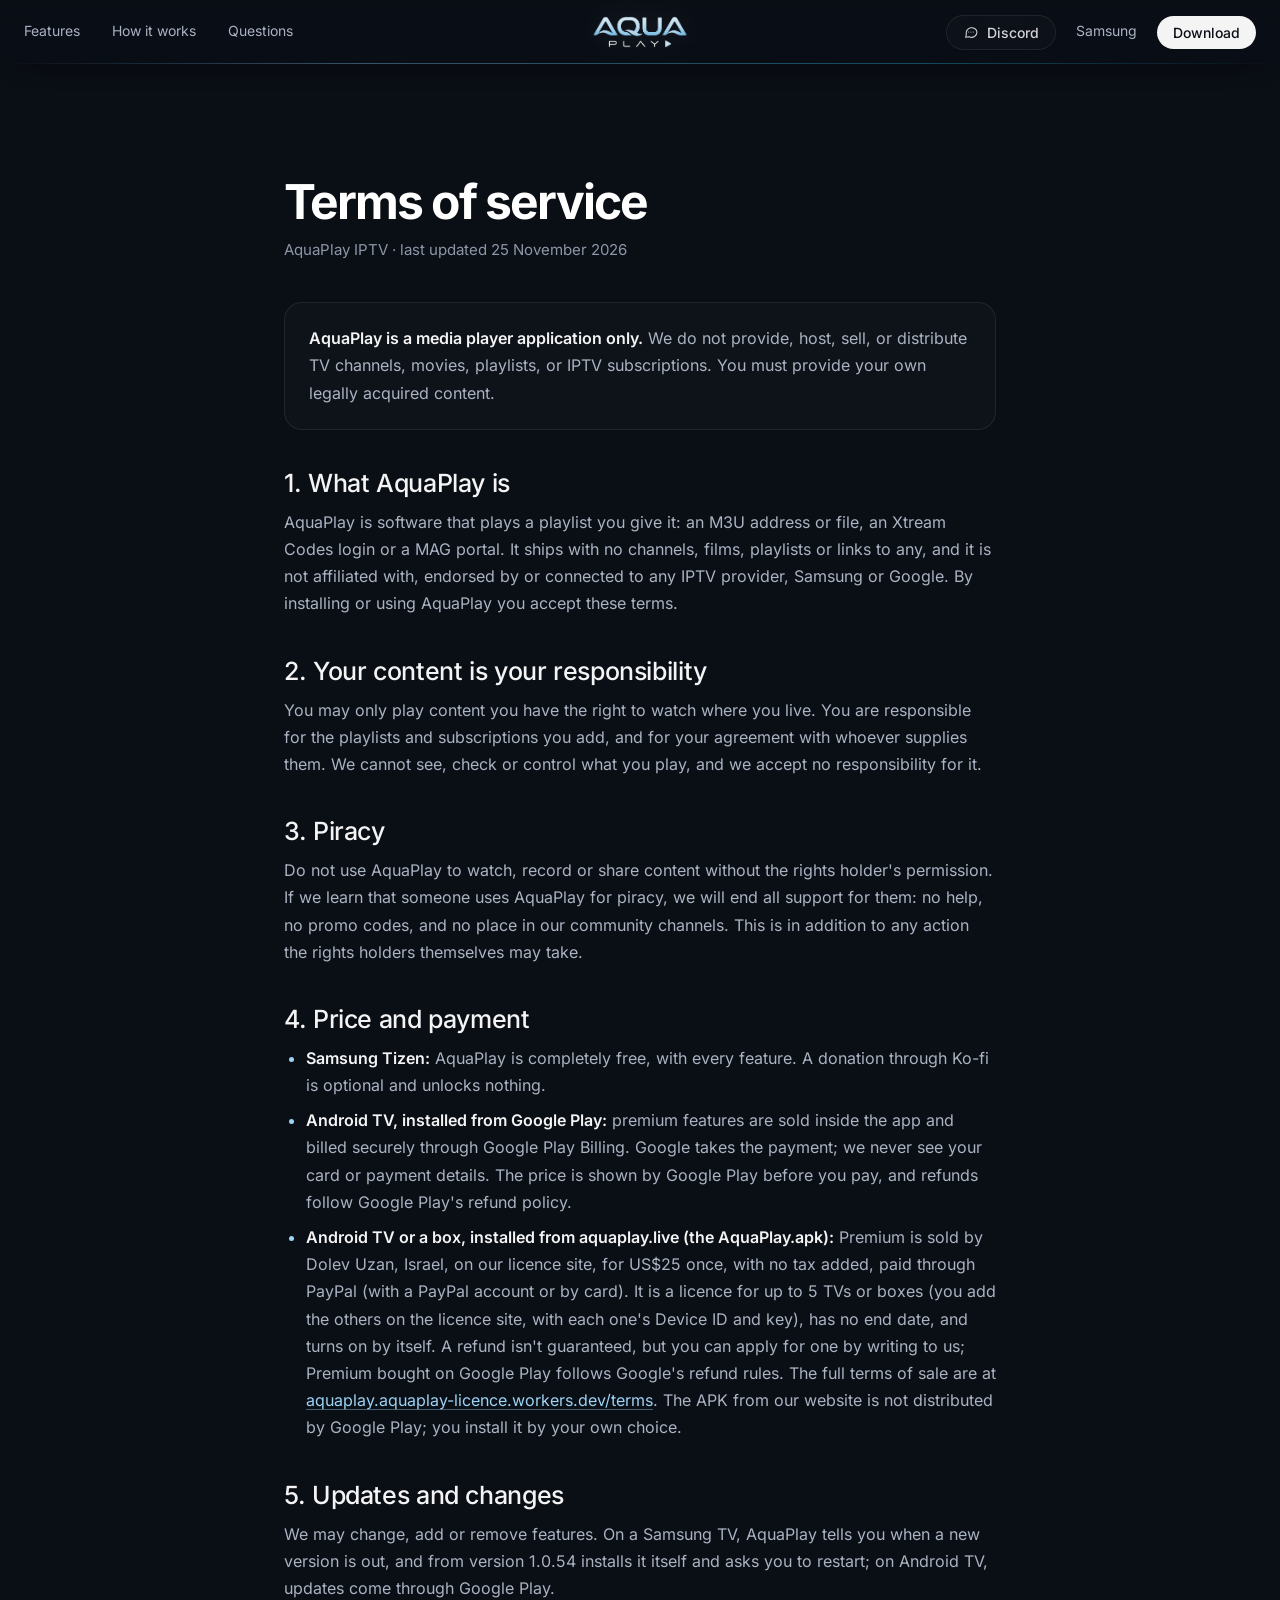
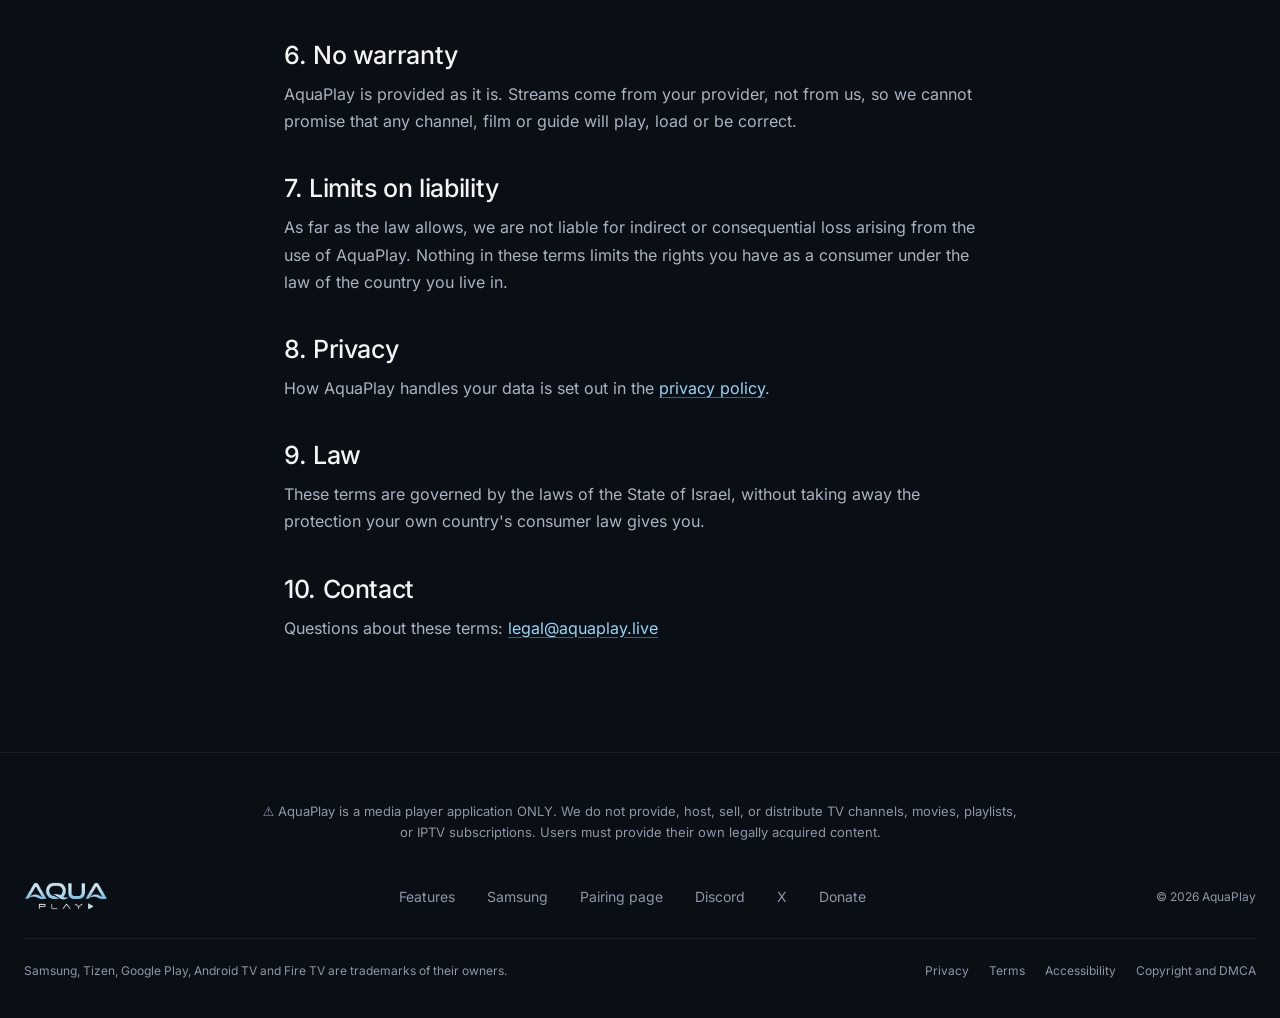
<file: terms-of-service.html>
<!doctype html>
<html lang="en">
<head>
<meta charset="utf-8">
<meta name="viewport" content="width=device-width, initial-scale=1">
<title>AquaPlay: terms of service</title>
<meta name="description" content="The terms for using AquaPlay, a media player for Samsung and Android TVs that ships with no content.">
<link rel="icon" href="img/icon.png" type="image/png">
<meta name="theme-color" content="#0a0e15">
<link rel="preload" href="fonts/inter-latin.woff2" as="font" type="font/woff2" crossorigin>
<link rel="stylesheet" href="fonts/inter.css">
<link rel="stylesheet" href="aura.css">
</head>
<body>
<a class="skip" href="#top">Skip to content</a>
<div class="ground" aria-hidden="true"></div>
<div class="grid" aria-hidden="true"></div>
<div class="glow" aria-hidden="true"></div>

<header class="top">
  <div class="wrap bar">
    <nav aria-label="Main">
      <a href="features.html">Features</a>
      <a href="index.html#how">How it works</a>
      <a href="index.html#questions">Questions</a>
      <details class="menu"><summary aria-label="Menu">Menu</summary>
        <div class="menu-panel"><a href="features.html">Features</a><a href="index.html#how">How it works</a><a href="index.html#questions">Questions</a><a href="samsung.html">Samsung TV</a><a href="https://discord.gg/5A5mDrwK8w">Discord</a><a href="index.html#tvs">Download AquaPlay for free</a></div>
      </details>
    </nav>
    <a class="logo" href="index.html" aria-label="AquaPlay home"><img src="img/logo.png" alt="AquaPlay" width="900" height="300"></a>
    <div class="right">
      <a class="btn btn-ghost btn-sm discord" href="https://discord.gg/5A5mDrwK8w"><svg viewBox="0 0 24 24" fill="none" stroke="currentColor" stroke-width="1.6" stroke-linecap="round" stroke-linejoin="round" aria-hidden="true"><path d="M21 12a8 8 0 0 1-11.6 7.1L4 20l1-4.6A8 8 0 1 1 21 12Z"/><path d="M8.5 12h.01M12 12h.01M15.5 12h.01"/></svg>Discord</a>
      <a class="txt" href="samsung.html">Samsung</a>
      <a class="btn btn-white btn-sm" href="index.html#tvs">Download</a>
    </div>
  </div>
</header>

<main id="top">
  <div class="wrap prose-page">
<h1>Terms of service</h1>
  <p class="sub">AquaPlay IPTV · last updated 25 November 2026</p>

  <div class="lead">
    <p><strong>AquaPlay is a media player application only.</strong> We do not provide, host, sell, or distribute TV channels, movies, playlists, or IPTV subscriptions. You must provide your own legally acquired content.</p>
  </div>

  <h2>1. What AquaPlay is</h2>
  <p>AquaPlay is software that plays a playlist you give it: an M3U address or file, an Xtream Codes login or a MAG portal. It ships with no channels, films, playlists or links to any, and it is not affiliated with, endorsed by or connected to any IPTV provider, Samsung or Google. By installing or using AquaPlay you accept these terms.</p>

  <h2>2. Your content is your responsibility</h2>
  <p>You may only play content you have the right to watch where you live. You are responsible for the playlists and subscriptions you add, and for your agreement with whoever supplies them. We cannot see, check or control what you play, and we accept no responsibility for it.</p>

  <h2>3. Piracy</h2>
  <p>Do not use AquaPlay to watch, record or share content without the rights holder's permission. If we learn that someone uses AquaPlay for piracy, we will end all support for them: no help, no promo codes, and no place in our community channels. This is in addition to any action the rights holders themselves may take.</p>

  <h2>4. Price and payment</h2>
  <ul>
    <li><strong>Samsung Tizen:</strong> AquaPlay is completely free, with every feature. A donation through Ko-fi is optional and unlocks nothing.</li>
    <li><strong>Android TV, installed from Google Play:</strong> premium features are sold inside the app and billed securely through Google Play Billing. Google takes the payment; we never see your card or payment details. The price is shown by Google Play before you pay, and refunds follow Google Play's refund policy.</li>
    <li><strong>Android TV or a box, installed from aquaplay.live (the AquaPlay.apk):</strong> Premium is sold by Dolev Uzan, Israel, on our licence site, for US$25 once, with no tax added, paid through PayPal (with a PayPal account or by card). It is a licence for up to 5 TVs or boxes (you add the others on the licence site, with each one's Device ID and key), has no end date, and turns on by itself. A refund isn't guaranteed, but you can apply for one by writing to us; Premium bought on Google Play follows Google's refund rules. The full terms of sale are at <a href="https://aquaplay.aquaplay-licence.workers.dev/terms">aquaplay.aquaplay-licence.workers.dev/terms</a>. The APK from our website is not distributed by Google Play; you install it by your own choice.</li>
  </ul>

  <h2>5. Updates and changes</h2>
  <p>We may change, add or remove features. On a Samsung TV, AquaPlay tells you when a new version is out, and from version 1.0.54 installs it itself and asks you to restart; on Android TV, updates come through Google Play.</p>

  <h2>6. No warranty</h2>
  <p>AquaPlay is provided as it is. Streams come from your provider, not from us, so we cannot promise that any channel, film or guide will play, load or be correct.</p>

  <h2>7. Limits on liability</h2>
  <p>As far as the law allows, we are not liable for indirect or consequential loss arising from the use of AquaPlay. Nothing in these terms limits the rights you have as a consumer under the law of the country you live in.</p>

  <h2>8. Privacy</h2>
  <p>How AquaPlay handles your data is set out in the <a href="privacy.html">privacy policy</a>.</p>

  <h2>9. Law</h2>
  <p>These terms are governed by the laws of the State of Israel, without taking away the protection your own country's consumer law gives you.</p>

  <h2>10. Contact</h2>
  <p>Questions about these terms: <a href="mailto:legal@aquaplay.live">legal@aquaplay.live</a></p>
  </div>
</main>

<footer>
  <div class="wrap">
    <p class="notice">⚠️ AquaPlay is a media player application ONLY. We do not provide, host, sell, or distribute TV channels, movies, playlists, or IPTV subscriptions. Users must provide their own legally acquired content.</p>
    <div class="frow">
      <a href="index.html" aria-label="AquaPlay home"><img src="img/logo.png" alt="AquaPlay" width="900" height="300"></a>
      <nav aria-label="Footer">
        <a href="features.html">Features</a><a href="samsung.html">Samsung</a><a href="https://aquaplay.live/pair.html">Pairing page</a><a href="https://discord.gg/5A5mDrwK8w">Discord</a><a href="https://x.com/AquaPlayIPTV">X</a><a href="https://ko-fi.com/devdolev">Donate</a>
      </nav>
      <small>© 2026 AquaPlay</small>
    </div>
    <div class="legal">
      <span>Samsung, Tizen, Google Play, Android TV and Fire TV are trademarks of their owners.</span>
      <span><a href="privacy.html">Privacy</a><a href="terms-of-service.html">Terms</a><a href="accessibility-statement.html">Accessibility</a><a href="dmca.html">Copyright and DMCA</a></span>
    </div>
  </div>
</footer>
<script>/* the phone menu closes after a pick, a tap outside, or Escape */
addEventListener("click",e=>{const m=document.querySelector(".menu[open]");if(m&&(e.target.closest(".menu-panel a")||!e.target.closest(".menu")))m.open=false});
addEventListener("keydown",e=>{const m=document.querySelector(".menu[open]");if(m&&e.key==="Escape"){m.open=false;m.querySelector("summary").focus()}});</script>
</body>
</html>
</file>
<file: fonts/inter.css>
/* latin-ext */
@font-face {
  font-family: 'Inter';
  font-style: normal;
  font-weight: 400 900;
  font-display: swap;
  src: url(inter-latin-ext.woff2) format('woff2');
  unicode-range: U+0100-02BA, U+02BD-02C5, U+02C7-02CC, U+02CE-02D7, U+02DD-02FF, U+0304, U+0308, U+0329, U+1D00-1DBF, U+1E00-1E9F, U+1EF2-1EFF, U+2020, U+20A0-20AB, U+20AD-20C4, U+2113, U+2C60-2C7F, U+A720-A7FF;
}
/* latin */
@font-face {
  font-family: 'Inter';
  font-style: normal;
  font-weight: 400 900;
  font-display: swap;
  src: url(inter-latin.woff2) format('woff2');
  unicode-range: U+0000-00FF, U+0131, U+0152-0153, U+02BB-02BC, U+02C6, U+02DA, U+02DC, U+0304, U+0308, U+0329, U+2000-206F, U+20AC, U+2122, U+2191, U+2193, U+2212, U+2215, U+FEFF, U+FFFD;
}
</file>
<file: aura.css>
/* aura.css: the look of every page of aquaplay.live (made by .taste-skill/make-aura-pages.js from the Aura home). */
:root {
  --bg: #0a0e15; --bg2: #121821; --ink: #f4f4f5; --ink2: #aab3c2; --ink3: #8d97a8;
  --line: rgba(255,255,255,.06); --line2: rgba(255,255,255,.1); --card: rgba(255,255,255,.02);
  --blue: 58,139,255; --sky: 127,193,236; --teal: 31,176,208;
  --ease: cubic-bezier(.16,1,.3,1); --max: 1280px;
}
* { box-sizing: border-box; margin: 0; padding: 0; }
html { background: var(--bg); color-scheme: dark; scroll-behavior: smooth; scrollbar-color: #2a3442 var(--bg); scroll-padding-top: 88px; }
body { min-height: 100vh; display: flex; flex-direction: column; background: var(--bg); color: var(--ink2);
  font-family: Inter, system-ui, sans-serif; -webkit-font-smoothing: antialiased; font-feature-settings: "cv11","ss01"; overflow-x: clip; }
a { color: inherit; text-decoration: none; }
img { display: block; max-width: 100%; }
svg { flex: none; }
:focus-visible { outline: 2px solid rgb(var(--sky)); outline-offset: 3px; border-radius: 8px; }
.skip { position: absolute; left: 16px; top: -60px; z-index: 99; background: var(--ink); color: var(--bg); padding: 10px 16px; border-radius: 99px; font-weight: 500; }
.skip:focus { top: 12px; }
.wrap { width: 100%; max-width: var(--max); margin: 0 auto; padding: 0 24px; }

/* the ground: navy, a 24px grid at 4%, AquaPlay's blue glowing from the top */
.ground, .grid, .glow { position: fixed; pointer-events: none; }
.ground { inset: 0; z-index: -3; background: radial-gradient(ellipse 90% 55% at 50% 112%, rgba(var(--teal),.13), transparent 70%), radial-gradient(ellipse 55% 45% at -5% 62%, rgba(var(--blue),.07), transparent 70%), var(--bg); }
.grid { inset: 0; z-index: -2; background-image: linear-gradient(to right, rgba(127,193,236,.045) 1px, transparent 1px), linear-gradient(to bottom, rgba(127,193,236,.045) 1px, transparent 1px); background-size: 24px 24px; }
.glow { top: 0; left: 50%; transform: translateX(-50%); width: 100%; max-width: 1400px; height: 700px; z-index: -1;
  background: radial-gradient(ellipse 50% 70% at 50% 0%, rgba(var(--blue),.24), transparent 70%), radial-gradient(ellipse 34% 55% at 84% 0%, rgba(var(--teal),.16), transparent 70%), radial-gradient(ellipse 30% 45% at 14% 0%, rgba(var(--sky),.11), transparent 70%); }

/* the top bar: links left, the logo in the centre, Download right */
header.top { position: fixed; top: 0; left: 0; right: 0; z-index: 50; border-bottom: 1px solid var(--line); background: rgba(10,14,21,.6);
  -webkit-backdrop-filter: blur(20px); backdrop-filter: blur(20px); }
.bar { height: 64px; display: grid; grid-template-columns: 1fr auto 1fr; align-items: center; gap: 16px; }
.bar nav { display: flex; gap: 32px; font-size: 14px; }
.bar nav a, .bar .right a.txt { color: var(--ink2); transition: color .2s; }
.bar nav a:hover, .bar .right a.txt:hover { color: var(--ink); }
.logo { justify-self: center; display: block; filter: drop-shadow(0 0 15px rgba(255,255,255,.12)); transition: filter .3s; }
.logo:hover { filter: drop-shadow(0 0 18px rgba(var(--sky),.35)); }
.logo img { height: 32px; width: auto; }
.bar .right { justify-self: end; display: flex; align-items: center; gap: 20px; font-size: 14px; }

/* buttons */
.btn { display: inline-flex; align-items: center; justify-content: center; gap: 8px; border-radius: 99px; font-size: 14px; font-weight: 500;
  padding: 12px 24px; transition: background .3s, box-shadow .3s, color .3s, transform .15s; }
.btn:active { transform: scale(.97); }
.btn svg { width: 16px; height: 16px; }
.btn-white { background: var(--ink); color: var(--bg); }
.btn-white:hover { background: #fff; box-shadow: 0 0 30px rgba(255,255,255,.3); }
.btn-ghost { color: #d4d4d8; border: 1px solid rgba(255,255,255,.08); background: rgba(255,255,255,.02); -webkit-backdrop-filter: blur(12px); backdrop-filter: blur(12px); }
.btn-ghost:hover { color: var(--ink); background: rgba(255,255,255,.05); }
.btn-sm { padding: 8px 16px; }

main { flex: 1; padding-top: 128px; }
section { position: relative; }
h1, h2, h3 { color: var(--ink); font-weight: 500; text-wrap: balance; }
h2 { font-size: clamp(30px, 4.4vw, 48px); letter-spacing: -.035em; line-height: 1.08; }
h3 { font-size: 20px; letter-spacing: -.02em; line-height: 1.25; }
.lead { font-size: 16px; line-height: 1.65; color: var(--ink2); }
.orb { position: absolute; width: min(384px, 100%); height: 384px; border-radius: 50%; filter: blur(120px); pointer-events: none; }

/* hero */
.hero { padding-block: 64px 96px; text-align: center; }
.hero .copy { max-width: 896px; margin: 0 auto; display: flex; flex-direction: column; align-items: center; }
/* the headline: solid white Inter at 700, tight like a display cut, the promise ("you need.") in the logo's ice blue */
.hero h1 { font-size: clamp(46px, 8.4vw, 96px); font-weight: 700; letter-spacing: -.05em; line-height: .98; margin-bottom: 28px; color: #fff;
  font-feature-settings: "cv11", "ss01", "ss03"; }
.hero h1 .tint { color: #9dd4f5; }
.hero .lead { font-size: clamp(16px, 1.4vw, 18px); max-width: 640px; margin-bottom: 40px; }
.ctas { display: flex; flex-wrap: wrap; justify-content: center; gap: 16px; }

/* the logo in place of the old picture */
.mark-wrap { position: relative; max-width: 620px; margin: 88px auto 0; }
.mark { position: relative; animation: mark-in 1.6s var(--ease) .45s both; }
.mark img { width: 100%; height: auto; }
.mark-glow { position: absolute; inset: 5% 12%; z-index: -1; border-radius: 50%; filter: blur(60px);
  background: radial-gradient(ellipse, rgba(var(--blue),.38), rgba(var(--teal),.12) 55%, transparent 75%); animation: glow-in 2.2s ease-out .6s both; }
.shine { position: absolute; inset: 0; pointer-events: none;
  -webkit-mask: url(img/logo.png) center / 100% 100% no-repeat; mask: url(img/logo.png) center / 100% 100% no-repeat;
  background: linear-gradient(105deg, transparent 42%, rgba(255,255,255,.9) 50%, transparent 58%) no-repeat; background-size: 260% 100%;
  background-position: 130% 0; animation: shine 1.5s cubic-bezier(.45,0,.2,1) 1.5s both; }
@keyframes glow-in { from { opacity: 0; transform: scale(.7); } to { opacity: 1; transform: none; } }
@keyframes shine { from { background-position: 130% 0; } to { background-position: -30% 0; } }
@supports (animation-timeline: view()) {
  .mark-wrap { animation: mark-out linear forwards; animation-timeline: view(); animation-range: cover 52% cover 92%; }
}

/* the strip: what AquaPlay plays and where */
.strip { border-block: 1px solid rgba(255,255,255,.03); background: rgba(10,14,21,.5); padding: 40px 0; }
.strip p { font-size: 12px; text-align: center; letter-spacing: .14em; text-transform: uppercase; font-weight: 500; color: var(--ink3); margin-bottom: 28px; }
.strip ul { list-style: none; display: flex; flex-wrap: wrap; justify-content: center; gap: 20px 64px; opacity: .55; transition: opacity .5s; }
.strip ul:hover { opacity: .85; }
.strip li { display: flex; align-items: center; gap: 10px; font-size: 20px; font-weight: 500; letter-spacing: -.04em; color: var(--ink); }
.strip li svg { width: 22px; height: 22px; }

/* features: 2x2 */
.block { padding-block: 96px; }
.head { max-width: 672px; margin-bottom: 80px; position: relative; z-index: 1; }
.head h2 { margin-bottom: 20px; }
.head.center { margin-inline: auto; text-align: center; }
.cards { display: grid; grid-template-columns: 1fr 1fr; gap: 24px; position: relative; z-index: 1; }
.card { position: relative; overflow: hidden; padding: 32px; border-radius: 16px; background: var(--card); border: 1px solid rgba(255,255,255,.05);
  transition: border-color .3s, background .3s; }
.card:hover { border-color: rgba(255,255,255,.15); background: rgba(255,255,255,.04); }
.card .blob { position: absolute; top: 0; right: 0; width: 128px; height: 128px; border-radius: 50%; filter: blur(48px); background: rgba(255,255,255,.05); transition: background .5s; }
.card:hover .blob { background: rgba(var(--c),.14); }
.ico { width: 48px; height: 48px; border-radius: 50%; border: 1px solid rgba(255,255,255,.08); background: rgba(24,24,27,.5); display: grid; place-items: center;
  color: #d4d4d8; margin-bottom: 24px; transition: color .3s, transform .3s var(--ease), box-shadow .3s; }
.card:hover .ico { color: #fff; transform: scale(1.1); box-shadow: 0 0 20px rgba(255,255,255,.1); }
.ico svg { width: 24px; height: 24px; }
.card h3 { margin-bottom: 12px; }
.card p { font-size: 15px; line-height: 1.6; }
.more { display: inline-flex; align-items: center; gap: 8px; margin-top: 40px; font-size: 14px; color: var(--ink2); transition: color .2s; }
.more:hover { color: #fff; }
.more svg { width: 16px; height: 16px; transition: transform .3s var(--ease); }
.more:hover svg { transform: translateX(3px); }

/* three steps */
.steps-sec { border-top: 1px solid rgba(255,255,255,.03); background: rgba(10,14,21,.4); }
.steps-sec::before { content: ""; position: absolute; inset: 0; background: radial-gradient(ellipse at center, rgba(255,255,255,.02), transparent 80%); pointer-events: none; }
.steps { list-style: none; display: grid; grid-template-columns: repeat(3, 1fr); gap: 48px; position: relative; }
.steps::before { content: ""; position: absolute; top: 24px; left: 64px; right: 64px; height: 1px; background: linear-gradient(to right, transparent, rgba(255,255,255,.2), transparent); }
.steps li { position: relative; padding-top: 72px; text-align: center; }
.steps .n { position: absolute; top: 0; left: 50%; transform: translateX(-50%); }
.steps .n span { width: 48px; height: 48px; border-radius: 50%; display: grid; place-items: center; font-size: 14px; font-weight: 500; color: #d4d4d8;
  border: 1px solid rgba(255,255,255,.1); background: #131316; box-shadow: 0 0 0 12px var(--bg); transition: color .2s, border-color .2s; font-variant-numeric: tabular-nums; }
.steps li:hover .n span { color: #fff; border-color: rgba(255,255,255,.3); }
.steps li:last-child .n span { background: var(--ink); color: var(--bg); border-color: rgba(255,255,255,.2); box-shadow: 0 0 15px rgba(255,255,255,.2); }
.steps h3 { margin-bottom: 12px; }
.steps p { font-size: 15px; line-height: 1.6; max-width: 34ch; margin: 0 auto; }

/* get AquaPlay: a pure black band, two black store-style buttons (Apple-like: black, thin grey rim, small line over a big one) */
.get { background: #000; border-block: 1px solid rgba(255,255,255,.06); text-align: center; }
.get .wrap { padding-block: 96px; }
.get h2 { font-size: clamp(40px, 6vw, 72px); font-weight: 700; letter-spacing: -.05em; line-height: 1; margin-bottom: 20px; }
.get .lead { font-size: 18px; margin-bottom: 48px; }
.badges { display: flex; flex-wrap: wrap; justify-content: center; gap: 16px; }
.badge { display: inline-flex; align-items: center; gap: 12px; min-width: 216px; padding: 12px 24px 12px 18px; border-radius: 14px;
  background: #000; color: #fff; border: 1px solid #a6a6a6; text-align: left; transition: background .2s, border-color .2s, transform .15s; }
.badge:hover { background: #111; border-color: #fff; }
.badge:active { transform: scale(.97); }
.badge svg { width: 34px; height: 34px; }
.badge span { display: flex; flex-direction: column; font-size: 22px; font-weight: 600; letter-spacing: -.02em; line-height: 1.1; }
.badge small { font-size: 12px; font-weight: 500; letter-spacing: .01em; color: #e4e4e7; }
.get .note { margin-top: 32px; font-size: 14px; color: var(--ink3); }
.get .note a { color: #9dd4f5; text-decoration: underline; text-underline-offset: 3px; text-decoration-color: rgba(157,212,245,.4); }
.get .note a:hover { text-decoration-color: currentColor; }
.community { display: inline-flex; align-items: center; gap: 14px; margin-top: 56px; padding: 14px 22px 14px 16px; border-radius: 16px; text-align: left;
  border: 1px solid var(--line2); background: rgba(255,255,255,.03); transition: background .2s, border-color .2s; }
.community:hover { background: rgba(255,255,255,.06); border-color: rgba(255,255,255,.2); }
.community svg { width: 28px; height: 28px; color: #9dd4f5; }
.community b { display: block; font-size: 15px; font-weight: 600; color: var(--ink); }
.community small { display: block; font-size: 13px; color: var(--ink3); margin-top: 2px; }

/* two statements */
.says { border-block: 1px solid rgba(255,255,255,.03); background: rgba(10,14,21,.4); overflow: hidden; }
.says .orb2 { position: absolute; top: 50%; left: 50%; width: 800px; height: 400px; transform: translate(-50%,-50%); border-radius: 50%; filter: blur(100px); pointer-events: none;
  background: linear-gradient(to right, rgba(var(--blue),.06), rgba(var(--sky),.05), rgba(var(--teal),.06)); }
.says h2 { text-align: center; margin-bottom: 64px; }
/* two plain statements: a heading, a paragraph, and the traits they prove; no avatar or name row, so they never read as quotes */
.say { display: flex; flex-direction: column; padding: 40px; border-radius: 24px; background: var(--card); border: 1px solid rgba(255,255,255,.05); }
.say h3 { font-size: clamp(22px, 2.2vw, 28px); letter-spacing: -.03em; margin-bottom: 16px; }
.say p { font-size: 17px; line-height: 1.6; color: var(--ink2); margin-bottom: 32px; max-width: 52ch; text-wrap: pretty; }
.say .facts { max-width: none; margin: auto 0 0; padding-top: 20px; border-top: 1px solid var(--line); font-size: 13px; letter-spacing: .02em; color: var(--ink3); }

/* questions */
.faq { max-width: 768px; }
.faq .list { display: grid; gap: 16px; }
details { border-bottom: 1px solid rgba(255,255,255,.05); padding-bottom: 16px; }
summary { list-style: none; display: flex; align-items: center; justify-content: space-between; gap: 8px; padding: 12px 0; cursor: pointer;
  color: #e4e4e7; font-weight: 500; font-size: 16px; letter-spacing: -.01em; transition: color .2s; }
summary::-webkit-details-marker { display: none; }
summary:hover { color: #fff; }
summary svg { width: 22px; height: 22px; color: var(--ink3); transition: transform .3s var(--ease), color .2s; }
summary:hover svg { color: #d4d4d8; }
details[open] summary svg { transform: rotate(-45deg); }
details p { margin-top: 8px; padding: 0 32px 16px 0; font-size: 15px; line-height: 1.65; }
.langs { list-style: none; display: flex; flex-wrap: wrap; gap: 8px; padding: 0 0 16px; }
.langs li { font-size: 13px; color: #d4d4d8; padding: 6px 12px; border-radius: 99px; border: 1px solid var(--line2); background: rgba(255,255,255,.02); }

/* the close */
.close { border-top: 1px solid rgba(255,255,255,.03); background: var(--bg); overflow: hidden; text-align: center; }
.close::before { content: ""; position: absolute; bottom: 0; left: 50%; width: 800px; height: 500px; transform: translate(-50%, 50%); pointer-events: none;
  background: radial-gradient(ellipse at center, rgba(var(--sky),.12), transparent 70%); }
.close .wrap { position: relative; padding-block: 160px; }
.close h2 { font-size: clamp(48px, 8.2vw, 96px); font-weight: 700; letter-spacing: -.05em; line-height: 1; margin-bottom: 32px; color: #fff; }
.close .lead { max-width: 560px; margin: 0 auto 40px; font-size: 18px; }
.btn-lg { padding: 16px 32px; font-size: 16px; }
.btn-lg:hover { transform: scale(1.04); }
.btn-lg:active { transform: scale(.98); }

/* footer */
footer { border-top: 1px solid var(--line); background: var(--bg); padding: 48px 0 40px; font-size: 14px; position: relative; z-index: 1; }
.notice { max-width: 760px; margin: 0 auto 40px; text-align: center; font-size: 13px; line-height: 1.6; color: var(--ink3); }
.frow { display: flex; align-items: center; justify-content: space-between; gap: 24px; flex-wrap: wrap; }
.frow img { height: 28px; width: auto; }
.frow nav { display: flex; flex-wrap: wrap; gap: 8px 32px; color: var(--ink3); }
.frow nav a:hover, .legal a:hover { color: var(--ink); }
.frow small { font-size: 12px; color: var(--ink3); }
.legal { margin-top: 28px; padding-top: 24px; border-top: 1px solid var(--line); display: flex; flex-wrap: wrap; justify-content: space-between; gap: 12px 24px; font-size: 12px; color: var(--ink3); }
.legal span:last-child { display: flex; flex-wrap: wrap; gap: 8px 20px; }

/* entrance: the hero settles in once */
@keyframes rise { from { opacity: 0; transform: translateY(24px); filter: blur(8px); } to { opacity: 1; transform: none; filter: none; } }
.in { animation: rise 1s var(--ease) both; animation-delay: var(--d, 0s); }

@media (max-width: 900px) {
  .cards, .say-grid { grid-template-columns: 1fr; }
  .steps { grid-template-columns: 1fr; gap: 40px; }
  .steps::before { display: none; }
  .steps li { padding-top: 0; padding-left: 80px; text-align: left; }
  .steps .n { left: 0; transform: none; padding: 0; }
  .steps p { margin: 0; }
}
@media (max-width: 767px) {
  .bar nav a:not(:first-child), .bar .right a.txt { display: none; }
  .logo img { height: 28px; }
  main { padding-top: 96px; }
  .hero { padding-bottom: 72px; }
  .ctas { flex-direction: column; width: 100%; }
  .ctas .btn { width: 100%; }
  .mark-wrap { margin-top: 80px; }
  .block { padding-block: 96px; }
  .head { margin-bottom: 56px; }
  .get .wrap { padding-block: 96px; }
  .badge { width: 100%; justify-content: center; }
  .card, .say { padding: 28px; }
  .strip ul { gap: 16px 36px; }
  .strip li { font-size: 17px; }
  .close .wrap { padding-block: 112px; }
  .frow { flex-direction: column; text-align: center; }
  .frow nav { justify-content: center; }
  .legal { flex-direction: column; align-items: center; text-align: center; }
  .legal span:last-child { justify-content: center; }
}
.say-grid { display: grid; grid-template-columns: 1fr 1fr; gap: 24px; }
@media (max-width: 900px) { .say-grid { grid-template-columns: 1fr; } }
@media (prefers-reduced-motion: reduce) {
  html { scroll-behavior: auto; }
  *, *::before, *::after { animation: none !important; transition: none !important; }
}

/* Premium for the APK (owner, 25 Nov 2026; mockup A approved 26 Nov): a price card on the left, three joined steps on the right,
   and a row saying where each kind of TV gets it */
.prem { overflow: hidden; }
.prem-grid { display: grid; grid-template-columns: 5fr 6fr; gap: 24px; align-items: stretch; position: relative; z-index: 1; }
.price { position: relative; overflow: hidden; display: flex; flex-direction: column; padding: 40px; border-radius: 24px;
  background: linear-gradient(180deg, rgba(var(--sky),.06), rgba(255,255,255,.015) 45%); border: 1px solid rgba(255,255,255,.08); }
.price::before { content: ""; position: absolute; top: 0; left: 15%; right: 15%; height: 1px;
  background: linear-gradient(to right, transparent, rgba(var(--sky),.7), transparent); }
.price .tag { font-size: 12px; letter-spacing: .14em; text-transform: uppercase; font-weight: 500; color: #9dd4f5; }
.price .amount { display: flex; align-items: baseline; gap: 12px; margin: 14px 0 6px; color: #fff; }
.price .amount b { font-size: 80px; font-weight: 700; letter-spacing: -.05em; line-height: 1; font-variant-numeric: tabular-nums; }
.price .amount span { font-size: 18px; color: var(--ink2); }
.price .per { font-size: 15px; line-height: 1.6; margin-bottom: 28px; }
.ticks { list-style: none; display: grid; gap: 12px; padding-top: 24px; border-top: 1px solid var(--line); margin-bottom: 8px; }
.ticks li { display: flex; gap: 12px; font-size: 15px; line-height: 1.45; color: #d4d4d8; }
.ticks svg { width: 18px; height: 18px; margin-top: 1px; color: #9dd4f5; }
.price .more { margin-top: 16px; }
.price .buy { margin-top: auto; padding-top: 32px; }
.price .buy .btn { width: 100%; }
.price .fine { margin-top: 14px; font-size: 13px; color: var(--ink3); text-align: center; }
.psteps { list-style: none; display: flex; flex-direction: column; justify-content: center; gap: 0; padding: 40px; border-radius: 24px;
  background: var(--card); border: 1px solid rgba(255,255,255,.05); }
.psteps li { position: relative; padding: 0 0 40px 76px; }
.psteps li:last-child { padding-bottom: 0; }
.psteps li::before { content: ""; position: absolute; left: 23px; top: 52px; bottom: 4px; width: 1px; background: linear-gradient(to bottom, rgba(255,255,255,.18), transparent); }
.psteps li:last-child::before { display: none; }
.psteps .n { position: absolute; left: 0; top: 0; width: 48px; height: 48px; border-radius: 50%; display: grid; place-items: center;
  font-size: 14px; font-weight: 500; color: #d4d4d8; border: 1px solid rgba(255,255,255,.1); background: #131316; font-variant-numeric: tabular-nums; }
.psteps li:last-child .n { background: var(--ink); color: var(--bg); box-shadow: 0 0 15px rgba(255,255,255,.2); }
.psteps h3 { margin: 10px 0 10px; }
.psteps p { font-size: 15px; line-height: 1.6; max-width: 46ch; }
.psteps p b { color: var(--ink); font-weight: 500; }
.psteps code { font: 500 14px/1 Inter, system-ui, sans-serif; color: #9dd4f5; letter-spacing: .02em; }
.where { display: grid; grid-template-columns: repeat(3, 1fr); margin-top: 24px; border-radius: 16px; border: 1px solid rgba(255,255,255,.05);
  background: rgba(10,14,21,.5); position: relative; z-index: 1; overflow: hidden; }
.where div { padding: 22px 24px; font-size: 14px; line-height: 1.55; }
.where div + div { border-left: 1px solid var(--line); }
.where b { display: block; margin-bottom: 4px; font-size: 13px; letter-spacing: .08em; text-transform: uppercase; font-weight: 500; color: var(--ink); }
.where div.here { background: rgba(var(--sky),.05); }
details a.inline, .where a { color: #9dd4f5; text-decoration: underline; text-underline-offset: 3px; text-decoration-color: rgba(157,212,245,.4); }
@media (max-width: 900px) {
  .prem-grid, .where { grid-template-columns: 1fr; }
  .where div + div { border-left: 0; border-top: 1px solid var(--line); }
  .price, .psteps { padding: 28px; }
  .price .amount b { font-size: 64px; }
}

/* ===== The other pages (Features, Samsung, the legal pages), 26 Nov 2026 ===== */
.page-hero { padding-block: 48px 64px; text-align: center; }
.page-hero h1 { font-size: clamp(40px, 6.4vw, 72px); font-weight: 700; letter-spacing: -.05em; line-height: 1; margin-bottom: 24px; color: #fff; }
.page-hero .lead { max-width: 660px; margin: 0 auto 36px; font-size: clamp(16px, 1.4vw, 18px); }
.feat-grid { display: grid; grid-template-columns: 1fr 1fr; gap: 24px; position: relative; z-index: 1; }
.feat { padding: 36px; border-radius: 24px; background: var(--card); border: 1px solid rgba(255,255,255,.05); }
.feat.wide { grid-column: 1 / -1; }
.tag { font-size: 12px; letter-spacing: .14em; text-transform: uppercase; font-weight: 500; color: #9dd4f5; margin-bottom: 10px; }
.feat h2 { font-size: clamp(24px, 2.6vw, 32px); margin-bottom: 22px; }
.flist { list-style: none; display: grid; gap: 14px; }
.feat.wide .flist { grid-template-columns: 1fr 1fr; gap: 14px 40px; }
.flist li { position: relative; padding-left: 22px; font-size: 15px; line-height: 1.6; }
.flist li::before { content: ""; position: absolute; left: 2px; top: .62em; width: 7px; height: 7px; border-radius: 50%; background: #9dd4f5; opacity: .8; }
.flist b { color: var(--ink); font-weight: 500; }
.feat .more { margin-top: 24px; }
.minis { display: grid; grid-template-columns: repeat(4, 1fr); gap: 16px; }
.mini { padding: 26px; border-radius: 20px; background: var(--card); border: 1px solid rgba(255,255,255,.05); }
.mini h3 { margin-bottom: 8px; }
.mini p { font-size: 14.5px; line-height: 1.6; }
.mini a { color: #9dd4f5; }
.vsteps { list-style: none; display: grid; gap: 0; max-width: 760px; margin: 0 auto; }
.vsteps li { position: relative; padding: 0 0 36px 76px; }
.vsteps li:last-child { padding-bottom: 0; }
.vsteps li::before { content: ""; position: absolute; left: 23px; top: 52px; bottom: 4px; width: 1px; background: linear-gradient(to bottom, rgba(255,255,255,.18), transparent); }
.vsteps li:last-child::before { display: none; }
.vsteps .n { position: absolute; left: 0; top: 0; width: 48px; height: 48px; border-radius: 50%; display: grid; place-items: center; font-size: 14px; font-weight: 500;
  color: #d4d4d8; border: 1px solid rgba(255,255,255,.1); background: #131316; font-variant-numeric: tabular-nums; }
.vsteps h3 { margin: 10px 0 8px; }
.vsteps p { font-size: 15px; line-height: 1.65; overflow-wrap: anywhere; }
.vsteps a, .prose-copy a { color: #9dd4f5; text-decoration: underline; text-underline-offset: 3px; text-decoration-color: rgba(157,212,245,.4); }
.prose-copy { max-width: 760px; margin: 0 auto; }
.prose-copy p { font-size: 16px; line-height: 1.7; margin-bottom: 16px; }
.frame-pic { position: relative; max-width: 1000px; margin: 64px auto 0; border-radius: 16px; overflow: hidden; border: 1px solid rgba(255,255,255,.08);
  box-shadow: 0 30px 80px rgba(0,0,0,.5); }
.frame-pic img { width: 100%; height: auto; }
.small-note { margin-top: 28px; font-size: 13px; color: var(--ink3); max-width: 640px; margin-inline: auto; }
/* The legal pages: one readable column. */
.prose-page { max-width: 760px; padding-block: 48px 96px; }
.prose-page h1 { font-size: clamp(34px, 5vw, 48px); font-weight: 700; letter-spacing: -.04em; line-height: 1.1; margin-bottom: 8px; color: #fff; }
.prose-page .sub { color: var(--ink3); margin: 0 0 40px; font-size: 15px; }
.prose-page h2 { font-size: 25px; letter-spacing: -.015em; margin: 40px 0 12px; }
.prose-page h3 { font-size: 19px; margin: 28px 0 8px; }
.prose-page p, .prose-page li { font-size: 16px; line-height: 1.7; }
.prose-page p { margin: 0 0 14px; }
.prose-page ul, .prose-page ol { margin: 0 0 14px; padding-left: 22px; }
.prose-page li { margin-bottom: 8px; }
.prose-page li::marker { color: #9dd4f5; }
.prose-page strong, .prose-page b { color: var(--ink); font-weight: 600; }
.prose-page a { color: #9dd4f5; text-decoration: underline; text-underline-offset: 3px; text-decoration-color: rgba(157,212,245,.4); }
.prose-page .lead { background: var(--card); border: 1px solid rgba(255,255,255,.08); border-radius: 18px; padding: 22px 24px; margin: 0 0 34px; }
.prose-page .lead p:last-child { margin-bottom: 0; }
.prose-page code { font-family: ui-monospace, "Cascadia Mono", Consolas, monospace; font-size: .9em; background: rgba(255,255,255,.05); border: 1px solid var(--line2); border-radius: 6px; padding: 1px 6px; }
.prose-page table { width: 100%; border-collapse: collapse; margin: 0 0 18px; font-size: 15px; }
.prose-page th, .prose-page td { text-align: left; padding: 10px 12px; border-bottom: 1px solid var(--line2); vertical-align: top; }
.prose-page .todo { outline: 2px dashed #e5484d; outline-offset: 2px; }
[dir="rtl"] .prose-page ul, .prose-page [dir="rtl"] ul { padding-left: 0; padding-right: 22px; }
@media (max-width: 900px) {
  .feat-grid, .minis, .feat.wide .flist { grid-template-columns: 1fr; }
  .feat { padding: 28px; }
}
@media (max-width: 767px) {
  .page-hero { padding-block: 24px 48px; }
  .vsteps li { padding-left: 64px; }
}

/* ===== Refinement, 26 Nov 2026 (owner: liquid-glass cards with visible borders, a cleaner way for the logo to
   leave, more colour overall, a better top bar and the line under it) ===== */
/* Colour: the greys and lines take the navy's cool blue, so text, rules and borders belong to one palette. */
:root { --line: rgba(157,212,245,.08); --line2: rgba(157,212,245,.14);
  --glass-edge: rgba(190,225,255,.17); --glass-edge-hi: rgba(190,225,255,.32); }
::selection { background: rgba(var(--blue),.35); color: #fff; }

/* Liquid glass: frosted, saturating the glows behind it, light along the top edge, a soft shadow beneath. */
.card, .price {
  background:
    radial-gradient(120% 90% at 0% 0%, rgba(255,255,255,.07), transparent 45%),
    linear-gradient(160deg, rgba(255,255,255,.06), rgba(255,255,255,.015) 45%, rgba(var(--sky),.035));
  border: 1px solid var(--glass-edge);
  -webkit-backdrop-filter: blur(18px) saturate(1.5); backdrop-filter: blur(18px) saturate(1.5);
  box-shadow: inset 0 1px 0 rgba(255,255,255,.14), inset 0 -1px 0 rgba(255,255,255,.03), 0 24px 48px -24px rgba(0,0,0,.7);
}
.card:hover, .community:hover { border-color: var(--glass-edge-hi); background:
    radial-gradient(120% 90% at 0% 0%, rgba(255,255,255,.1), transparent 45%),
    linear-gradient(160deg, rgba(255,255,255,.08), rgba(255,255,255,.02) 45%, rgba(var(--sky),.05)); }
.price { border-color: rgba(157,212,245,.3); background:
    radial-gradient(120% 90% at 0% 0%, rgba(255,255,255,.08), transparent 45%),
    linear-gradient(180deg, rgba(var(--sky),.09), rgba(255,255,255,.02) 55%); }
.where div + div { border-color: var(--glass-edge); }
.langs li { border-color: var(--glass-edge); background: rgba(255,255,255,.04); }
.steps .n span, .vsteps .n, .psteps .n { border-color: var(--glass-edge); }

/* The logo leaves without blur (blur on a large picture looked low-resolution): it lifts a little and sinks
   under a soft edge, like going below a horizon. Where the browser has no scroll timelines it simply stays. */
@keyframes mark-in { from { opacity: 0; transform: scale(.94) translateY(14px); filter: blur(6px); } to { opacity: 1; transform: none; filter: none; } }
@keyframes mark-out {
  from { opacity: 1; transform: none; -webkit-mask-position: 0 100%; mask-position: 0 100%; }
  to { opacity: 0; transform: translateY(-56px) scale(.97); -webkit-mask-position: 0 0; mask-position: 0 0; }
}
@supports (animation-timeline: view()) {
  .mark-wrap {
    -webkit-mask-image: linear-gradient(to bottom, transparent 0%, #000 42%); mask-image: linear-gradient(to bottom, transparent 0%, #000 42%);
    -webkit-mask-size: 100% 240%; mask-size: 100% 240%; -webkit-mask-position: 0 100%; mask-position: 0 100%;
    animation: mark-out cubic-bezier(.4,0,.2,1) both; animation-timeline: view(); animation-range: cover 48% cover 94%;
  }
}

/* The top bar: frosted glass, and in place of a flat grey rule a thin blue-to-teal line that fades at both ends. */
header.top { border-bottom: 0; background: linear-gradient(180deg, rgba(10,14,21,.84), rgba(10,14,21,.58));
  -webkit-backdrop-filter: blur(22px) saturate(1.6); backdrop-filter: blur(22px) saturate(1.6); box-shadow: 0 12px 32px -24px rgba(0,0,0,.9); }
header.top::after { content: ""; position: absolute; left: 0; right: 0; bottom: 0; height: 1px; pointer-events: none;
  background: linear-gradient(90deg, transparent, rgba(var(--sky),.38) 28%, rgba(var(--teal),.38) 72%, transparent); }
.bar nav a, .bar .right a.txt { background: linear-gradient(currentColor, currentColor) 0 100% / 0 1px no-repeat; padding-bottom: 3px;
  transition: color .2s, background-size .3s var(--ease); }
.bar nav a:hover, .bar .right a.txt:hover { color: #fff; background-size: 100% 1px; }

@media (prefers-reduced-motion: reduce) { .mark-wrap { -webkit-mask-image: none; mask-image: none; } }
#features > .more { display: flex; width: max-content; margin-inline: auto; }
/* "See every feature": a clear outlined pill under the cards, not a grey text link (owner, 26 Nov). */
#features > .more { margin-top: 48px; padding: 13px 24px; border-radius: 999px; font-size: 15px; font-weight: 500; color: #fff;
  border: 1px solid rgba(var(--sky),.45); background: linear-gradient(180deg, rgba(var(--sky),.16), rgba(var(--blue),.08));
  box-shadow: inset 0 1px 0 rgba(255,255,255,.14), 0 10px 24px -14px rgba(0,0,0,.8); transition: border-color .2s, background .2s, transform .2s var(--ease); }
#features > .more:hover { border-color: rgba(var(--sky),.75); background: linear-gradient(180deg, rgba(var(--sky),.24), rgba(var(--blue),.12)); transform: translateY(-2px); }
#features > .more:active { transform: scale(.98); }

/* ===== The six critique fixes, 26 Nov 2026 ===== */
/* Glass only where it means something (the home feature cards, the price); other boxes are a quiet fill. */
.say, .feat, .mini, .psteps, .where, .community { background: rgba(255,255,255,.035); border: 1px solid var(--glass-edge);
  -webkit-backdrop-filter: none; backdrop-filter: none; box-shadow: inset 0 1px 0 rgba(255,255,255,.06); }
.community:hover { background: rgba(255,255,255,.055); }
/* A colour field behind the glass, so the glass has something to show. */
#features, #premium { position: relative; isolation: isolate; }
#features::before, #premium::before { content: ""; position: absolute; inset: 18% 0 4%; z-index: -1; pointer-events: none;
  background: radial-gradient(38% 46% at 26% 58%, rgba(var(--blue),.2), transparent 70%), radial-gradient(34% 42% at 76% 52%, rgba(var(--teal),.15), transparent 70%), radial-gradient(28% 30% at 52% 88%, rgba(var(--sky),.1), transparent 70%); }
#premium::before { inset: 30% 0 10%; background: radial-gradient(34% 50% at 24% 50%, rgba(var(--sky),.18), transparent 70%), radial-gradient(30% 40% at 78% 60%, rgba(var(--blue),.14), transparent 70%); }
#premium .where { margin: 0 0 32px; }
/* The current page in the top bar. */
.bar nav a[aria-current], .bar .right a.txt[aria-current] { color: #fff; background-size: 100% 1px; }
/* The phone menu: hidden on wide screens, a button where the links were on a phone. */
.menu { display: none; position: relative; }
.menu summary { list-style: none; cursor: pointer; display: inline-flex; align-items: center; gap: 8px; min-height: 44px; padding: 0 4px; color: var(--ink); font-size: 14px; }
.menu summary::-webkit-details-marker { display: none; }
.menu summary::before { content: ""; width: 18px; height: 12px; background: linear-gradient(currentColor, currentColor) 0 0 / 100% 1.5px no-repeat, linear-gradient(currentColor, currentColor) 0 50% / 100% 1.5px no-repeat, linear-gradient(currentColor, currentColor) 0 100% / 100% 1.5px no-repeat; }
.menu[open] summary::before { background: linear-gradient(45deg, transparent 45%, currentColor 45%, currentColor 55%, transparent 55%), linear-gradient(-45deg, transparent 45%, currentColor 45%, currentColor 55%, transparent 55%); }
.menu-panel { position: fixed; top: 64px; left: 0; right: 0; padding: 8px 16px 20px; display: grid;
  background: rgba(10,14,21,.96); -webkit-backdrop-filter: blur(22px); backdrop-filter: blur(22px); border-bottom: 1px solid var(--glass-edge); box-shadow: 0 24px 48px -12px rgba(0,0,0,.8); }
.bar nav .menu-panel a { background: none; padding-bottom: 0; display: flex; align-items: center; min-height: 52px; font-size: 17px; color: var(--ink); border-bottom: 1px solid var(--line); }
.bar nav .menu-panel a:last-child { border-bottom: 0; color: #fff; font-weight: 600; }
@media (max-width: 767px) {
  .bar nav > a { display: none; }
  .menu { display: block; }
  .frow nav, .legal span:last-child { gap: 0 24px; }
  .frow nav a, .legal a { display: inline-flex; align-items: center; min-height: 44px; }
}

/* Glows no longer cut off (owner, 26 Nov): the logo's scroll mask clipped its glow to the logo's own box, and
   .prem's overflow clipped the Premium orb at the content edge. The mask box now has room round the glow (the
   padding is given back with negative margins, so nothing moves); the page itself still clips sideways (body). */
@supports (animation-timeline: view()) {
  .mark-wrap { max-width: 716px; padding: 110px 48px; margin: -22px auto -110px; }
}
@media (max-width: 767px) { @supports (animation-timeline: view()) { .mark-wrap { padding-inline: 0; margin-top: -30px; } } }
.prem { overflow: visible; }
main { overflow-x: clip; } /* the free glows end at the screen edge, never widen the page */
#features::before { background: radial-gradient(38% 46% at 30% 56%, rgba(var(--blue),.2), transparent 70%), radial-gradient(34% 42% at 72% 52%, rgba(var(--teal),.15), transparent 70%), radial-gradient(28% 30% at 52% 74%, rgba(var(--sky),.1), transparent 70%); }
.says .orb2 { height: 280px; filter: blur(80px); }

/* Discord in the top bar (owner, 26 Nov); on phones it is in the menu instead. */
.bar .right .discord svg { width: 16px; height: 16px; }
@media (max-width: 767px) { .bar .right .discord { display: none; } }

/* ===== Friend's feedback, 26 Nov 2026: the platforms and a picture of the app first, a shorter page ===== */
.hero .badges { margin-top: 4px; }
.hero .badge { background: rgba(0,0,0,.55); border-color: rgba(255,255,255,.42); }
.hero .badge:hover { background: #000; border-color: #fff; }
.hero-note { margin-top: 20px; font-size: 14px; color: var(--ink3); }
.hero-note a { color: #9dd4f5; text-decoration: underline; text-underline-offset: 3px; text-decoration-color: rgba(157,212,245,.4); }
.hero-note a:hover { text-decoration-color: currentColor; }
.hero-note code { font: 600 .95em ui-monospace, "Cascadia Mono", Consolas, monospace; color: var(--ink); }
.card .shot { display: block; width: 100%; height: auto; aspect-ratio: 16 / 9; object-fit: cover; margin-bottom: 24px;
  border-radius: 10px; border: 1px solid var(--line2); }
.card.wide { grid-column: 1 / -1; }
.card.wide p { max-width: 70ch; }
.card .facts { margin-top: 20px; padding-top: 16px; border-top: 1px solid var(--line); font-size: 13px; letter-spacing: .02em; color: var(--ink3); }
.where strong { font-weight: 700; color: #fff; }
@media (max-width: 767px) { .hero .badge { width: 100%; } }
details p code { font: 600 .95em ui-monospace, "Cascadia Mono", Consolas, monospace; color: var(--ink); }
details p b { color: var(--ink); font-weight: 600; }
/* The entrance runs once and then lets go (backwards, not both): an element left holding a finished animation
   with a blur in it can vanish on some phone browsers after a jump down the page and back (owner, 26 Nov). */
.in { animation-fill-mode: backwards; }
</file>
